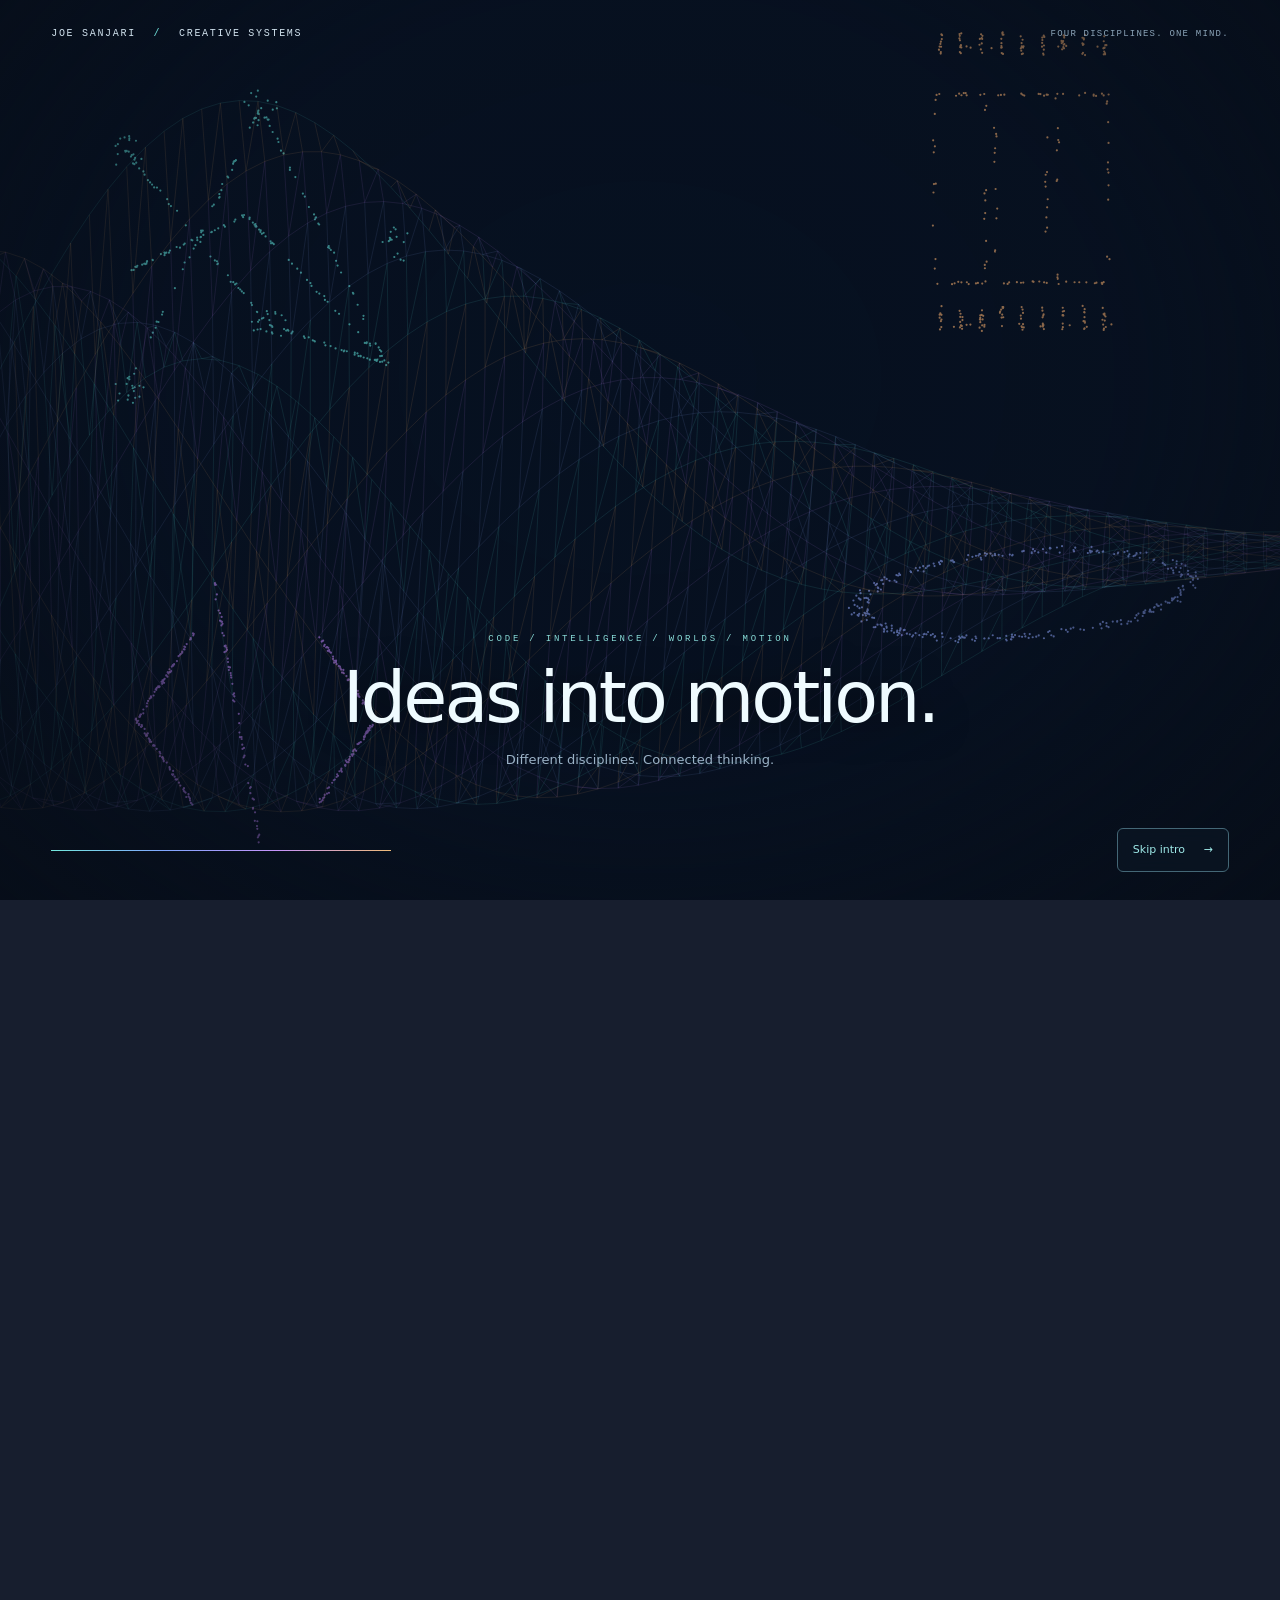
<file: index.html>
<!doctype html>
<html lang="en"><head><meta charset="utf-8"><meta name="viewport" content="width=device-width,initial-scale=1">
<style>html.intro-active{overflow:hidden;background:#151d2e}.intro-active .site-header,.intro-active main,.intro-active .site-footer,.intro-active .skip,.intro-active #gaby-fab{visibility:hidden}</style><script>(() => {
  let seen=false;try{seen=sessionStorage.getItem('joe_intro_seen_motion_v2')==='1';}catch{}
  window.__joeShowIntro=!location.hash&&!seen&&!matchMedia('(prefers-reduced-motion: reduce)').matches&&performance.getEntriesByType('navigation')[0]?.type!=='back_forward';
  if(window.__joeShowIntro)document.documentElement.classList.add('intro-active');
})();</script>
<title>Joe Sanjari — Python & AI Software Developer</title>
<meta name="description" content="Yousef (Joseph) Sanjari, Warsaw. Python development, AI and ML systems, practical problem solving and technical communication. Projects, experience and a general professional CV.">
<meta name="theme-color" content="#171e2e"><meta property="og:title" content="Joe Sanjari — Python & AI Software Developer"><meta property="og:description" content="Python development, AI systems and clear technical communication. Explore Joe’s work and general professional CV."><meta property="og:type" content="website"><meta property="og:url" content="https://josephsjr96.github.io/contact-card/">
<link rel="icon" href="data:image/svg+xml,%3Csvg xmlns='http://www.w3.org/2000/svg' viewBox='0 0 64 64'%3E%3Crect width='64' height='64' rx='14' fill='%2317181f'/%3E%3Ctext x='32' y='44' text-anchor='middle' font-family='Arial' font-size='38' fill='%23c5b5ff'%3EJ%3C/text%3E%3C/svg%3E">
<link rel="stylesheet" href="styles.css?v=20261121-spotit-pvp6"><script defer src="waves.js?v=20261107-motion2"></script><script defer src="site-config.js?v=20261121-spotit-pvp6"></script><script defer src="app.js?v=20261107-motion2"></script><script defer src="gaby.js?v=20261121-spotit-pvp6"></script>
</head><body>
<canvas id="wave-field" aria-hidden="true"></canvas>
<section id="boot" hidden aria-label="Welcome to Joe’s portfolio">
<div class="intro-topline"><p>JOE SANJARI <span>/</span> CREATIVE SYSTEMS</p><span class="intro-edition">FOUR DISCIPLINES. ONE MIND.</span></div>
<div class="discipline-stage" aria-hidden="true">
<figure class="discipline-card discipline-ai"><div class="discipline-card-top"><span>01 / INTELLIGENCE</span><span>✦</span></div><div class="discipline-visual"><img src="media/simon.jpg" width="960" height="540" alt="" decoding="async"><svg viewBox="0 0 100 100"><path d="M20 25 50 15 80 30 75 75 35 85 20 25 75 75 50 15 35 85 80 30 20 25M50 15 48 50 80 30M20 25 48 50 35 85M48 50 75 75"/><g><circle cx="20" cy="25" r="4"/><circle cx="50" cy="15" r="4"/><circle cx="80" cy="30" r="4"/><circle cx="75" cy="75" r="4"/><circle cx="35" cy="85" r="4"/><circle cx="48" cy="50" r="6"/></g></svg></div><figcaption><span>AI &amp; ML</span><small>Models · Inference · Evaluation</small></figcaption></figure>
<figure class="discipline-card discipline-game"><div class="discipline-card-top"><span>02 / PLAY</span><span>↗</span></div><div class="discipline-visual"><img src="media/space-duel/combat.webp" width="1024" height="768" alt="" decoding="async"><svg viewBox="0 0 100 100"><circle cx="50" cy="50" r="25"/><ellipse cx="50" cy="50" rx="45" ry="13" transform="rotate(-25 50 50)"/><path d="m51 25 12 36-13-6-12 8Z"/></svg></div><figcaption><span>Game design</span><small>Systems · Worlds · Game feel</small></figcaption></figure>
<figure class="discipline-card discipline-code"><div class="discipline-card-top"><span>03 / BUILD</span><span>⌘</span></div><div class="discipline-visual"><img src="media/mlops.jpg" width="960" height="540" alt="" decoding="async"><svg viewBox="0 0 100 100"><path d="M32 25 8 50l24 25M68 25l24 25-24 25M61 15 39 85"/></svg></div><figcaption><span>Software</span><small>Python · APIs · Interfaces</small></figcaption></figure>
<figure class="discipline-card discipline-motion"><div class="discipline-card-top"><span>04 / EXPRESSION</span><span>▷</span></div><div class="discipline-visual"><img src="media/water-tank.jpg" width="960" height="540" alt="" decoding="async"><svg viewBox="0 0 100 100"><rect x="9" y="20" width="82" height="60" rx="3"/><path d="M9 33h82M9 67h82M23 20v13m18-13v13m18-13v13m18-13v13M23 67v13m18-13v13m18-13v13m18-13v13m-35-42 19 12-19 12Z"/></svg></div><figcaption><span>Visual stories</span><small>Motion · Diagrams · Communication</small></figcaption></figure>
</div>
<div class="intro-content"><p class="intro-kicker">CODE / INTELLIGENCE / WORLDS / MOTION</p><h2>Ideas into motion.</h2><p class="intro-detail">Different disciplines. Connected thinking.</p></div>
<div class="intro-bottom"><div class="intro-line" aria-hidden="true"></div><button id="intro-skip" type="button">Skip intro <span aria-hidden="true">→</span></button></div>
</section><script>/* A finite welcome, replayable without blocking deep links or reduced motion. */
(() => {
  const intro=document.getElementById('boot'),skip=document.getElementById('intro-skip');
  if(!intro||!skip)return;
  let closed=true,timer=0,returnFocus=null;
  const content=()=>document.querySelectorAll('.site-header,main,.site-footer');
  function lock(){if(!closed)content().forEach(el=>el.inert=true);}
  function dismiss(){
    if(closed)return;closed=true;clearTimeout(timer);
    const hadFocus=intro.contains(document.activeElement);
    intro.hidden=true;document.documentElement.classList.remove('intro-active');
    if(window.__portfolioIntro)window.__portfolioIntro.active=false;
    content().forEach(el=>el.inert=false);
    if(hadFocus)(returnFocus?.isConnected?returnFocus:document.querySelector('.brand'))?.focus({preventScroll:true});
  }
  function open(){
    if(!closed||matchMedia('(prefers-reduced-motion: reduce)').matches)return;
    closed=false;returnFocus=document.activeElement;intro.hidden=false;
    document.documentElement.classList.add('intro-active');
    window.__portfolioIntro={start:performance.now(),duration:6500,active:true};
    try{sessionStorage.setItem('joe_intro_seen_motion_v2','1');}catch{}
    lock();timer=setTimeout(dismiss,6500);
  }
  skip.onclick=dismiss;
  document.addEventListener('keydown',event=>{if(event.key==='Escape')dismiss();});
  document.addEventListener('DOMContentLoaded',lock,{once:true});
  window.addEventListener('hashchange',dismiss);
  window.addEventListener('portfolio:replay-intro',open);
  matchMedia('(prefers-reduced-motion: reduce)').addEventListener('change',event=>{if(event.matches)dismiss();});
  if(window.__joeShowIntro)open();
})();
</script>
<a class="skip" href="#main">Skip to content</a>
<header class="site-header"><div class="container header-inner"><a class="brand" href="#contact"><span class="brand-mark" aria-hidden="true">JS /</span>Joe Sanjari</a><nav aria-label="Main navigation"><a href="#contact">Contact</a><a href="#work">Work</a><a href="#films">Films</a><a href="#cv">CV</a></nav></div></header>
<main id="main" class="container">
<section class="hero" id="contact" aria-labelledby="intro-heading"><div><p class="eyebrow">Python development · AI systems · Problem solving</p><h1 id="intro-heading">Complex problems.<br><span>Useful software.</span></h1><p class="intro">I&#x27;m Yousef (Joseph) Sanjari, a Python and AI developer in Warsaw. I combine engineering, creativity and practical problem solving to turn ideas into useful, intuitive software.</p><div class="actions"><a class="button primary" href="#work">Explore my work <span aria-hidden="true">→</span></a><a class="button" href="cv.pdf" download="Yousef_Sanjari_CV.pdf">Download CV <span aria-hidden="true">↓</span></a></div></div><aside class="contact-card" aria-label="Contact Joe"><h2>Let's talk</h2><p>For roles, projects or a conversation.</p><a href="mailto:josephsanjari1996@gmail.com">Email Joe</a><a href="https://wa.me/48730504025?text=Hi%20Joe%2C%20I%20saw%20your%20portfolio." target="_blank" rel="noopener noreferrer">WhatsApp ↗</a><a href="https://linkedin.com/in/yousef-sanjari-712947207" target="_blank" rel="noopener noreferrer">LinkedIn ↗</a><a href="https://github.com/Josephsjr96" target="_blank" rel="noopener noreferrer">GitHub ↗</a><p class="location">Warsaw, Poland<br><a href="tel:+48730504025">+48 730 504 025</a></p></aside></section>
<section class="content-section" aria-labelledby="strengths-heading"><div class="section-head"><div><h2 id="strengths-heading">What I bring</h2><p>Engineering, creativity and clear communication.</p></div></div><div class="strength-grid"><article class="strength"><h3>Creative engineering</h3><p>I bring ideas to life through thoughtful design and reliable engineering.</p></article><article class="strength"><h3>Systems thinking</h3><p>I look at the whole problem and build solutions that work together.</p></article><article class="strength"><h3>Clear technical communication</h3><p>I make complex ideas clear and keep the user’s experience in focus.</p></article></div></section>
<section class="content-section" id="work" aria-labelledby="work-heading"><div class="section-head"><div><h2 id="work-heading">Selected work</h2><p>Software development, AI systems and visual communication. Each project shows what I built, how I approached the problem and the scope of the results.</p></div></div><div class="project-grid"><article class="project" id="proj-pcr"><p class="kind">Interactive science &amp; risk analysis</p><h3>VESPER PCR Laboratory</h3><p>A working browser laboratory for loading DNA sequences, exploring simulated PCR/qPCR signals and asking Cooper to operate the lab and explain checked results.</p><p class="note">Imports single-record FASTA or DNA text · Educational simulation; specialist evaluation pending.</p><ul class="tags" aria-label="Technologies and skills"><li>JavaScript</li><li>DNA / FASTA</li><li>Simulation</li><li>Risk analysis</li></ul><a href="samples/pcr/">Open live laboratory <span aria-hidden="true">→</span></a></article><article class="project" id="proj-mlops"><p class="kind">Dashboards &amp; model monitoring</p><h3>Research ML Platform</h3><p>A Streamlit dashboard and Python services for tracking model versions, evaluation results and canary deployments.</p><p class="note">Research prototype · Local validation is separate from production readiness.</p><ul class="tags" aria-label="Technologies and skills"><li>Python</li><li>SQL/SQLite</li><li>Streamlit</li><li>Prometheus</li></ul><a href="samples/research-ml-platform/">Read the case study <span aria-hidden="true">→</span></a></article><article class="project" id="proj-animation"><p class="kind">Creative production tools</p><h3>Animation Production Workspace</h3><p>Flask workflows for storyboards, shots and schedules, alongside a React/TypeScript/PixiJS scene-editor prototype with undo/redo and validated project import/export.</p><p class="note">Production workspace and editor prototypes · Features and validation scope are documented separately.</p><ul class="tags" aria-label="Technologies and skills"><li>Python</li><li>Flask</li><li>React</li><li>TypeScript</li><li>PixiJS</li></ul><a href="https://github.com/Josephsjr96/Animating-platform" target="_blank" rel="noopener noreferrer">View on GitHub <span aria-hidden="true">↗</span><span class="sr-only"> (opens in a new tab)</span></a></article><article class="project" id="proj-rulebox"><p class="kind">Local developer tools</p><h3>Rulebox</h3><p>A Python and SQLite instruction manager with a browser interface, reviewed file updates, backups and stale-preview checks.</p><ul class="tags" aria-label="Technologies and skills"><li>Python</li><li>SQLite</li><li>JavaScript</li></ul><a href="https://github.com/Josephsjr96/rulebox" target="_blank" rel="noopener noreferrer">View on GitHub <span aria-hidden="true">↗</span><span class="sr-only"> (opens in a new tab)</span></a></article></div><details class="more-projects"><summary>More projects</summary><div class="project-grid"><article class="project" id="proj-simon"><p class="kind">Distributed AI · Team project</p><h3>SIMON</h3><p>Contributed to inference workflows across different hardware, signed output receipts and experiments on AMD MI300X.</p><p class="note">A receipt binds a node to its answer; it does not prove which model executed.</p><ul class="tags" aria-label="Technologies and skills"><li>LLM inference</li><li>Verification</li><li>Performance analysis</li></ul><a href="https://github.com/Josephsjr96/SIMON" target="_blank" rel="noopener noreferrer">View on GitHub <span aria-hidden="true">↗</span><span class="sr-only"> (opens in a new tab)</span></a></article><article class="project" id="proj-data-explorer"><p class="kind">Data analysis &amp; reporting</p><h3>Data Explorer</h3><p>A Python dashboard that cleans movie data and presents genre comparisons, summary statistics and ranked tables.</p><p class="note">Academic project · Real movie titles; simulated ratings and financial data.</p><ul class="tags" aria-label="Technologies and skills"><li>Python</li><li>Pandas</li><li>NumPy</li><li>PySide6</li></ul><a href="samples/data-explorer/">Read the case study <span aria-hidden="true">→</span></a></article><article class="project" id="proj-translator"><p class="kind">NLP evaluation &amp; research</p><h3>Multilingual Poetic Translator</h3><p>A research application comparing Persian, German and Polish translations through model outputs, metrics and structured human ratings.</p><p class="note">Engineering tests establish version integrity; linguistic quality review is separate.</p><ul class="tags" aria-label="Technologies and skills"><li>Python</li><li>NLLB-200</li><li>SQLite</li><li>Human evaluation</li></ul><a href="https://github.com/Josephsjr96/NLP-project-Multilanguage-poetic-translator" target="_blank" rel="noopener noreferrer">View on GitHub <span aria-hidden="true">↗</span><span class="sr-only"> (opens in a new tab)</span></a></article><article class="project" id="proj-videos"><p class="kind">Visual communication</p><h3>Technical Explainer Videos</h3><p>Created motion-graphics explainers for MLOps, SIMON and AI Behavior Lab, using animated diagrams, metric panels and captions to explain technical workflows.</p><p class="note">Watch SIMON, Canary MLOps and Water Tank in Project Films.</p><ul class="tags" aria-label="Technologies and skills"><li>Data storytelling</li><li>Motion graphics</li><li>Technical communication</li></ul><a href="#films">Watch project films <span aria-hidden="true">→</span></a></article><article class="project" id="proj-polish"><p class="kind">Language learning</p><h3>Polish A1</h3><p>An offline-capable learning app with everyday dialogues, grammar notes, pronunciation and quizzes.</p><ul class="tags" aria-label="Technologies and skills"><li>JavaScript</li><li>PWA</li><li>Education</li></ul><a href="https://github.com/Josephsjr96/PolishA1-app" target="_blank" rel="noopener noreferrer">View on GitHub <span aria-hidden="true">↗</span><span class="sr-only"> (opens in a new tab)</span></a></article></div></details><section class="game-design" id="game-design" aria-labelledby="game-design-heading"><div class="game-section-head"><div><p class="eyebrow">Interactive experiences</p><h3 id="game-design-heading">Game design</h3></div><p>Where systems, visual storytelling and player experience meet.</p></div><article class="game-project spot-it-project" id="proj-spot-it" aria-labelledby="spot-it-heading"><div class="game-feature-grid"><div class="game-copy"><p class="kind">Browser game · Visual matching</p><h4 id="spot-it-heading">Spot It!</h4><p>Find the one shared object before the AI or a friend does. Ten objects per card, 32 illustrated symbols and a race to 20 matches. Create a named PvP room for 2–6 players, or paste an invite link to join.</p><ul class="tags" aria-label="Game technologies and skills"><li>JavaScript</li><li>SVG</li><li>Canvas particles</li><li>Realtime PvP</li></ul><div class="actions"><a class="button primary" href="samples/spot-it/">Play Spot It <span aria-hidden="true">→</span></a></div><p class="game-role"><strong>My role</strong>Game mechanics, interface design, illustrated objects and particle animation.</p></div><figure class="game-hero-image"><a href="samples/spot-it/" aria-label="Play Spot It"><img src="media/spot-it/gameplay.webp" width="1200" height="900" loading="lazy" decoding="async" alt="Spot It gameplay with three glowing circular cards, ten illustrated objects on each card, player and AI scores, and floating object-shaped particles."></a><figcaption>Playable in your browser · Drag, tap or use the keyboard</figcaption></figure></div></article><article class="game-project" id="proj-space-duel" aria-labelledby="space-duel-heading"><div class="game-feature-grid"><div class="game-copy"><p class="kind">Independent game project · Desktop arcade</p><h4 id="space-duel-heading">Space Ship Duel</h4><p class="game-tagline">One pilot. Six worlds.<br>A reason to keep flying.</p><p>A Python/Pygame space shooter that connects responsive combat, weapon progression and a six-world frontier journey. Built around readable action, a cinematic opening and clear objectives between encounters.</p><ul class="tags" aria-label="Game technologies and skills"><li>Python</li><li>Pygame CE</li><li>Game design</li><li>Procedural VFX</li></ul><div class="actions"><a class="button primary" href="samples/space-duel/">Read the case study <span aria-hidden="true">→</span></a></div><p class="game-role"><strong>My role</strong>Gameplay programming, interface design, visual direction and testing.</p></div><figure class="game-hero-image"><a href="media/space-duel/combat.webp" target="_blank" rel="noopener noreferrer" aria-label="Open full-size Space Ship Duel combat screenshot (opens in a new tab)"><img src="media/space-duel/combat.webp" width="1024" height="768" loading="lazy" decoding="async" alt="Space Ship Duel in play: a blue interceptor faces three enemy ships above Aurelia, with weapons, hull and sector progress in the HUD."></a><figcaption>Actual Pygame render · Aurelia orbital combat</figcaption></figure></div><div class="game-principles"><div><h5>Combat with clarity</h5><p>Staggered enemy arrivals, separated flight lanes, shields and readable weapon effects keep the action understandable.</p></div><div><h5>A connected player journey</h5><p>A cinematic prologue, mission briefings and five-wave sectors turn isolated fights into a journey across the frontier.</p></div><div><h5>Art that serves the game</h5><p>Distinct generated planets, darkened backdrops and cached visual effects give each world an identity while preserving combat contrast.</p></div></div><div class="game-gallery" aria-label="Space Ship Duel screenshot gallery"><figure><a href="media/space-duel/world-route.webp" target="_blank" rel="noopener noreferrer" aria-label="Open full-size screenshot: The journey (opens in a new tab)"><img src="media/space-duel/world-route.webp" width="1024" height="768" loading="lazy" decoding="async" alt="Six detailed planets connected by the frontier route on the game’s star map."></a><figcaption><strong>The journey</strong><span>Six worlds give the arcade loop a sense of place.</span></figcaption></figure><figure><a href="media/space-duel/helios-briefing.webp" target="_blank" rel="noopener noreferrer" aria-label="Open full-size screenshot: The arrival (opens in a new tab)"><img src="media/space-duel/helios-briefing.webp" width="1024" height="768" loading="lazy" decoding="async" alt="Helios, a red volcanic planet, beside its mission objective and route progress."></a><figcaption><strong>The arrival</strong><span>A destination and an objective before the first shot.</span></figcaption></figure><figure><a href="media/space-duel/sector-clear.webp" target="_blank" rel="noopener noreferrer" aria-label="Open full-size screenshot: The payoff (opens in a new tab)"><img src="media/space-duel/sector-clear.webp" width="1024" height="768" loading="lazy" decoding="async" alt="Aurelia sector completion panel showing score, hull integrity and the approach to Khepri."></a><figcaption><strong>The payoff</strong><span>A clear debrief connects victory to the next world.</span></figcaption></figure></div><p class="game-art-note">Screenshots captured from the game. Planet and nebula artwork created with AI-assisted generation; gameplay effects and interfaces rendered in Pygame.</p></article></section></section>
<section class="content-section" id="films" aria-labelledby="films-heading"><div class="section-head"><div><h2 id="films-heading">Project Films</h2><p>Short visual stories about the systems I build. Choose a film to play; sound starts only when you press play.</p></div></div><div class="film-grid"><article class="film" id="film-simon"><div class="film-meta"><span>Distributed AI inference</span><span>4:28</span></div><h3>SIMON</h3><p>A visual walkthrough of peer-to-peer inference, signed output receipts, hardware comparisons and the limits of verification.</p><video controls playsinline preload="none" poster="media/simon.jpg" aria-label="SIMON project film" aria-describedby="film-note-simon"><source src="media/simon.mp4" type="video/mp4">Your browser does not support embedded video. <a href="media/simon.mp4">Open the MP4</a>.</video><p class="film-note" id="film-note-simon">Team research project · Video created to explain the system and recorded experiments.</p><div class="film-bottom"><details><summary>Video summary</summary><p>Explains how jobs move between clients and nodes, how signed receipts bind outputs, and what performance experiments show. Distinguishes output integrity from proof of model execution.</p></details><a href="media/simon.mp4" download>Download MP4 · 8.6 MB</a></div></article><article class="film" id="film-mlops"><div class="film-meta"><span>Model deployment &amp; monitoring</span><span>0:54</span></div><h3>Canary MLOps</h3><p>An animated explanation of model registration, canary traffic, monitoring and promotion or rollback.</p><video controls playsinline preload="none" poster="media/mlops.jpg" aria-label="Canary MLOps project film" aria-describedby="film-note-mlops"><source src="media/mlops.mp4" type="video/mp4">Your browser does not support embedded video. <a href="media/mlops.mp4">Open the MP4</a>.</video><p class="film-note" id="film-note-mlops">Architecture explainer · Illustrative metric panels are not production performance evidence.</p><div class="film-bottom"><details><summary>Video summary</summary><p>Follows a model through registration and limited candidate traffic, shows monitoring panels, and explains when a deployment can be promoted or rolled back.</p></details><a href="media/mlops.mp4" download>Download MP4 · 9.6 MB</a></div></article><article class="film" id="film-water-tank"><div class="film-meta"><span>Control systems &amp; safety design</span><span>1:00</span></div><h3>Water Tank</h3><p>A motion-graphics presentation of water-level control, failure scenarios and an independent shutdown proposal.</p><video controls playsinline preload="none" poster="media/water-tank.jpg" aria-label="Water Tank project film" aria-describedby="film-note-water-tank"><source src="media/water-tank.mp4" type="video/mp4">Your browser does not support embedded video. <a href="media/water-tank.mp4">Open the MP4</a>.</video><p class="film-note" id="film-note-water-tank">Classroom design proposal · Thresholds and stopping tests are proposed, not measured results.</p><div class="film-bottom"><details><summary>Video summary</summary><p>Shows normal pump hysteresis, sensor and pump failure scenarios, an independent high-level trip, and a proposed stopping test with residual overflow risks.</p></details><a href="media/water-tank.mp4" download>Download MP4 · 3.3 MB</a></div></article></div></section>
<section class="content-section" id="cv" aria-labelledby="cv-heading"><div class="section-head"><div><h2 id="cv-heading">Curriculum vitae</h2><p>Python &amp; AI Software Developer</p></div></div><div class="cv-layout"><aside class="cv-sidebar"><h3>Yousef (Joseph) Sanjari</h3><p>Python, AI systems and practical problem solving.<br>Warsaw, Poland</p><a class="button primary" id="cv-download" href="cv.pdf" download="Yousef_Sanjari_CV.pdf">Download CV <span aria-hidden="true">↓</span></a><small>PDF · One A4 page · Updated November 2026</small></aside><div class="cv-body"><h2 class="print-title" hidden>Yousef (Joseph) Sanjari</h2><h3>Professional Summary</h3><p class="p">Python and AI developer who turns complex technical problems into usable software. Builds APIs, model evaluation tools and interactive applications, drawing on machine learning experience and hands-on IT support. Combines careful troubleshooting and reproducible testing with clear technical communication, from dashboards to visual explainers.</p><h3>Core Skills</h3><p class="skill">Software development: Python, FastAPI, Flask, REST APIs, SQL/SQLite, JavaScript, TypeScript, React</p><p class="skill">AI &amp; data: PyTorch, Transformers, LLM integration, LoRA/PEFT, Pandas, NumPy, model evaluation</p><p class="skill">Engineering practice: Linux, Git, Docker, pytest, HTTP integration testing, monitoring and technical documentation</p><h3>Professional Experience</h3><h4>Machine Learning Developer | NoyanGames | 2025–2026</h4><ul><li>Built player segmentation and classification workflows using gameplay, social and transaction signals; explored LLM-powered personalization and reinforcement-learning-driven event selection.</li></ul><h4>Freelance Software Developer | June 2024–Present</h4><ul><li>Developed Python APIs, interactive interfaces and AI-integrated prototypes for model evaluation, developer tooling and creative production workflows.</li></ul><h4>IT Support | Iran Rahjoo Co., Ahwaz | September 2020–October 2022</h4><ul><li>Diagnosed hardware, software and network faults; coordinated vendors and trained staff, explaining technical solutions to people with different levels of experience.</li></ul><h3>Selected Engineering Projects</h3><h4>Research ML Platform &amp; Multilingual Evaluation | Python, FastAPI, SQLite</h4><ul><li>Built model registration, canary routing, promotion, rollback and artifact verification, with a Streamlit monitoring dashboard. Recorded real NLLB inference across six translation directions; kept linguistic quality review separate from engineering validation.</li></ul><h4>Animation Production Platform / NUVREN Studio | Flask, React, TypeScript, PixiJS</h4><ul><li>Built shot, storyboard and scheduling workflows and a scene editor with undo/redo, validated JSON import/export and standalone HTML export. Combined backend workflows with interactive visual tools.</li></ul><h4>Rulebox | Python, SQLite, JavaScript</h4><ul><li>Built a local instruction manager with reviewed file updates, backups and stale-preview checks; added automated tests and GitHub Actions. Implemented optional local LoRA training and inference tooling.</li></ul><h4>SIMON — Distributed AI Inference | Team Project</h4><ul><li>Contributed to heterogeneous inference workflows, signed output receipts and AMD MI300X experiments; documented what the verification could and could not establish.</li></ul><h3>Technical Communication</h3><p class="p">Created motion-graphics explainers for MLOps, SIMON and AI Behavior Lab using animated system diagrams, metric panels and captions. Built data-analysis dashboards that turn raw records into charts, comparisons and readable summaries.</p><h3>Education</h3><p class="edu">M.Eng. Computer Engineering — Applied Data Science &amp; AI | Vistula University, Warsaw | 2026–expected 2028</p><p class="edu">B.A. Computer Software Engineering | Jahrom University | 2021–2024</p><p class="edu">Associate Degree, IT | University of Applied Sciences and Technology | 2016–2019</p><h3>Languages &amp; Certifications</h3><p class="p">English C1 | Persian &amp; Arabic (native) | German A2 | Polish A1</p><p class="p">CompTIA A+ (2023) | TCP/IP, EDSO (2022) | Hardware Repair (2019)</p></div></div></section>
</main><footer class="site-footer"><div class="container footer-inner"><span>Yousef (Joseph) Sanjari · Warsaw</span><div class="footer-links"><button id="replay-intro" type="button" hidden>Replay intro</button><button id="motion-toggle" type="button" aria-pressed="false" hidden>Pause waves</button><a href="mailto:josephsanjari1996@gmail.com">Email</a><a href="https://github.com/Josephsjr96" target="_blank" rel="noopener noreferrer">GitHub ↗</a><a href="cv.pdf" download="Yousef_Sanjari_CV.pdf">Download CV</a></div></div></footer>
</body></html>
</file>
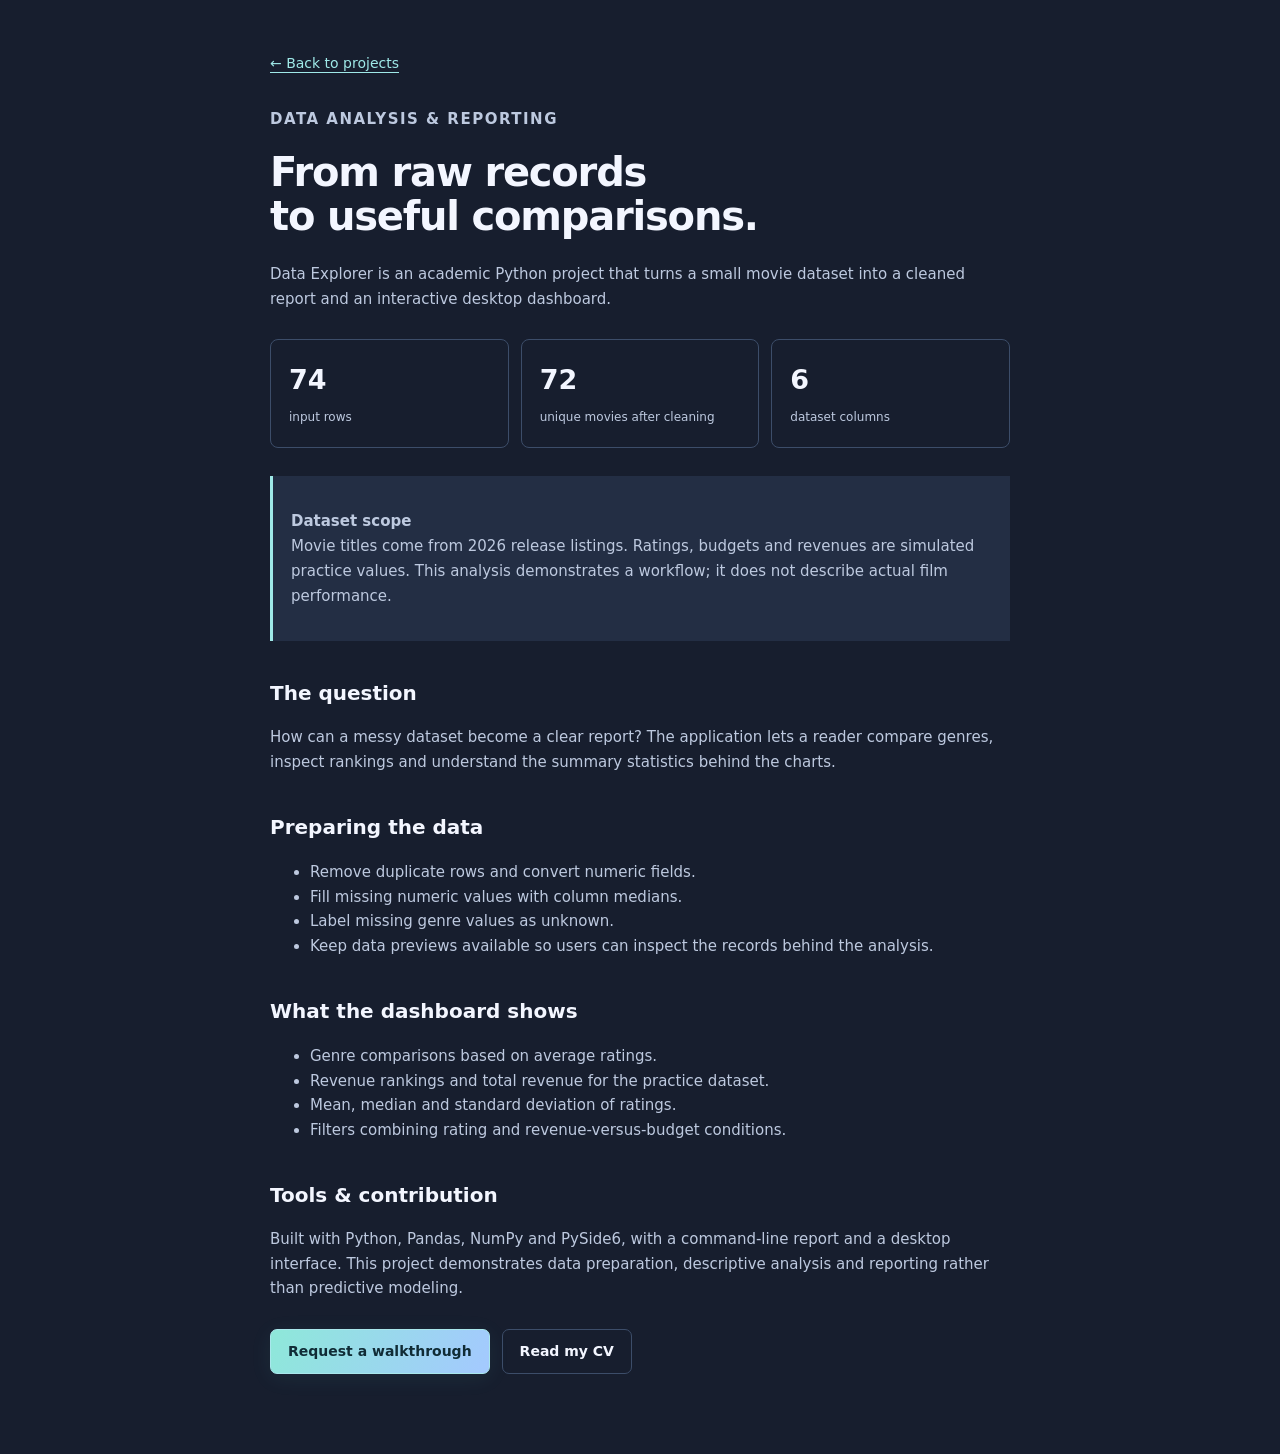
<file: samples/data-explorer/index.html>
<!doctype html>
<html lang="en"><head><meta charset="utf-8"><meta name="viewport" content="width=device-width,initial-scale=1"><title>Data Explorer — Joe Sanjari</title><meta name="description" content="A Python data-cleaning and dashboard project using Pandas, NumPy and PySide6."><meta name="theme-color" content="#171e2e"><link rel="icon" href="data:,"><link rel="stylesheet" href="../../styles.css?v=20261102-palette"></head><body>
<main class="container case-study"><a class="back" href="../../#work">← Back to projects</a><p class="eyebrow">Data analysis & reporting</p><h1>From raw records<br>to useful comparisons.</h1><p>Data Explorer is an academic Python project that turns a small movie dataset into a cleaned report and an interactive desktop dashboard.</p>
<div class="facts"><div class="fact"><strong>74</strong><span>input rows</span></div><div class="fact"><strong>72</strong><span>unique movies after cleaning</span></div><div class="fact"><strong>6</strong><span>dataset columns</span></div></div>
<div class="callout"><p><strong>Dataset scope</strong><br>Movie titles come from 2026 release listings. Ratings, budgets and revenues are simulated practice values. This analysis demonstrates a workflow; it does not describe actual film performance.</p></div>
<h2>The question</h2><p>How can a messy dataset become a clear report? The application lets a reader compare genres, inspect rankings and understand the summary statistics behind the charts.</p>
<h2>Preparing the data</h2><ul><li>Remove duplicate rows and convert numeric fields.</li><li>Fill missing numeric values with column medians.</li><li>Label missing genre values as unknown.</li><li>Keep data previews available so users can inspect the records behind the analysis.</li></ul>
<h2>What the dashboard shows</h2><ul><li>Genre comparisons based on average ratings.</li><li>Revenue rankings and total revenue for the practice dataset.</li><li>Mean, median and standard deviation of ratings.</li><li>Filters combining rating and revenue-versus-budget conditions.</li></ul>
<h2>Tools & contribution</h2><p>Built with Python, Pandas, NumPy and PySide6, with a command-line report and a desktop interface. This project demonstrates data preparation, descriptive analysis and reporting rather than predictive modeling.</p>
<div class="actions"><a class="button primary" href="mailto:josephsanjari1996@gmail.com?subject=Data%20Explorer%20project">Request a walkthrough</a><a class="button" href="../../#cv">Read my CV</a></div>
</main></body></html>
</file>
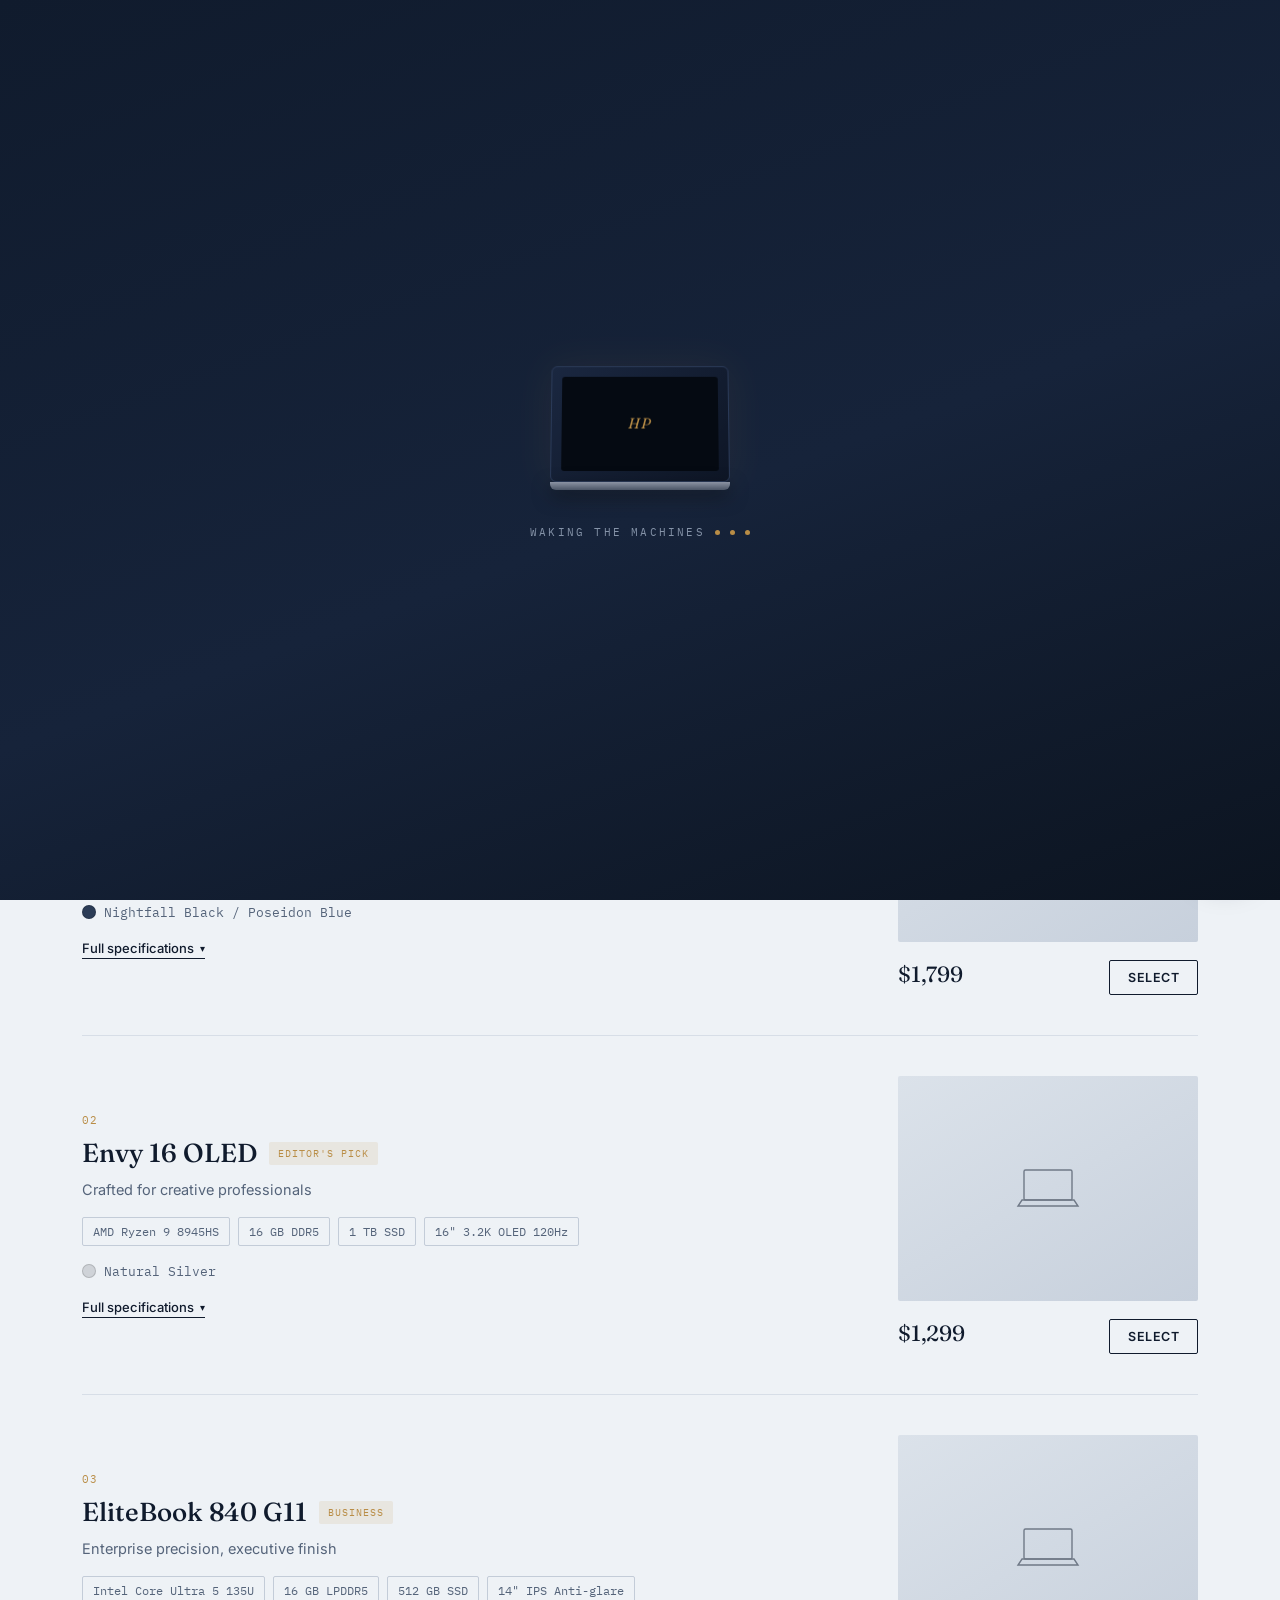
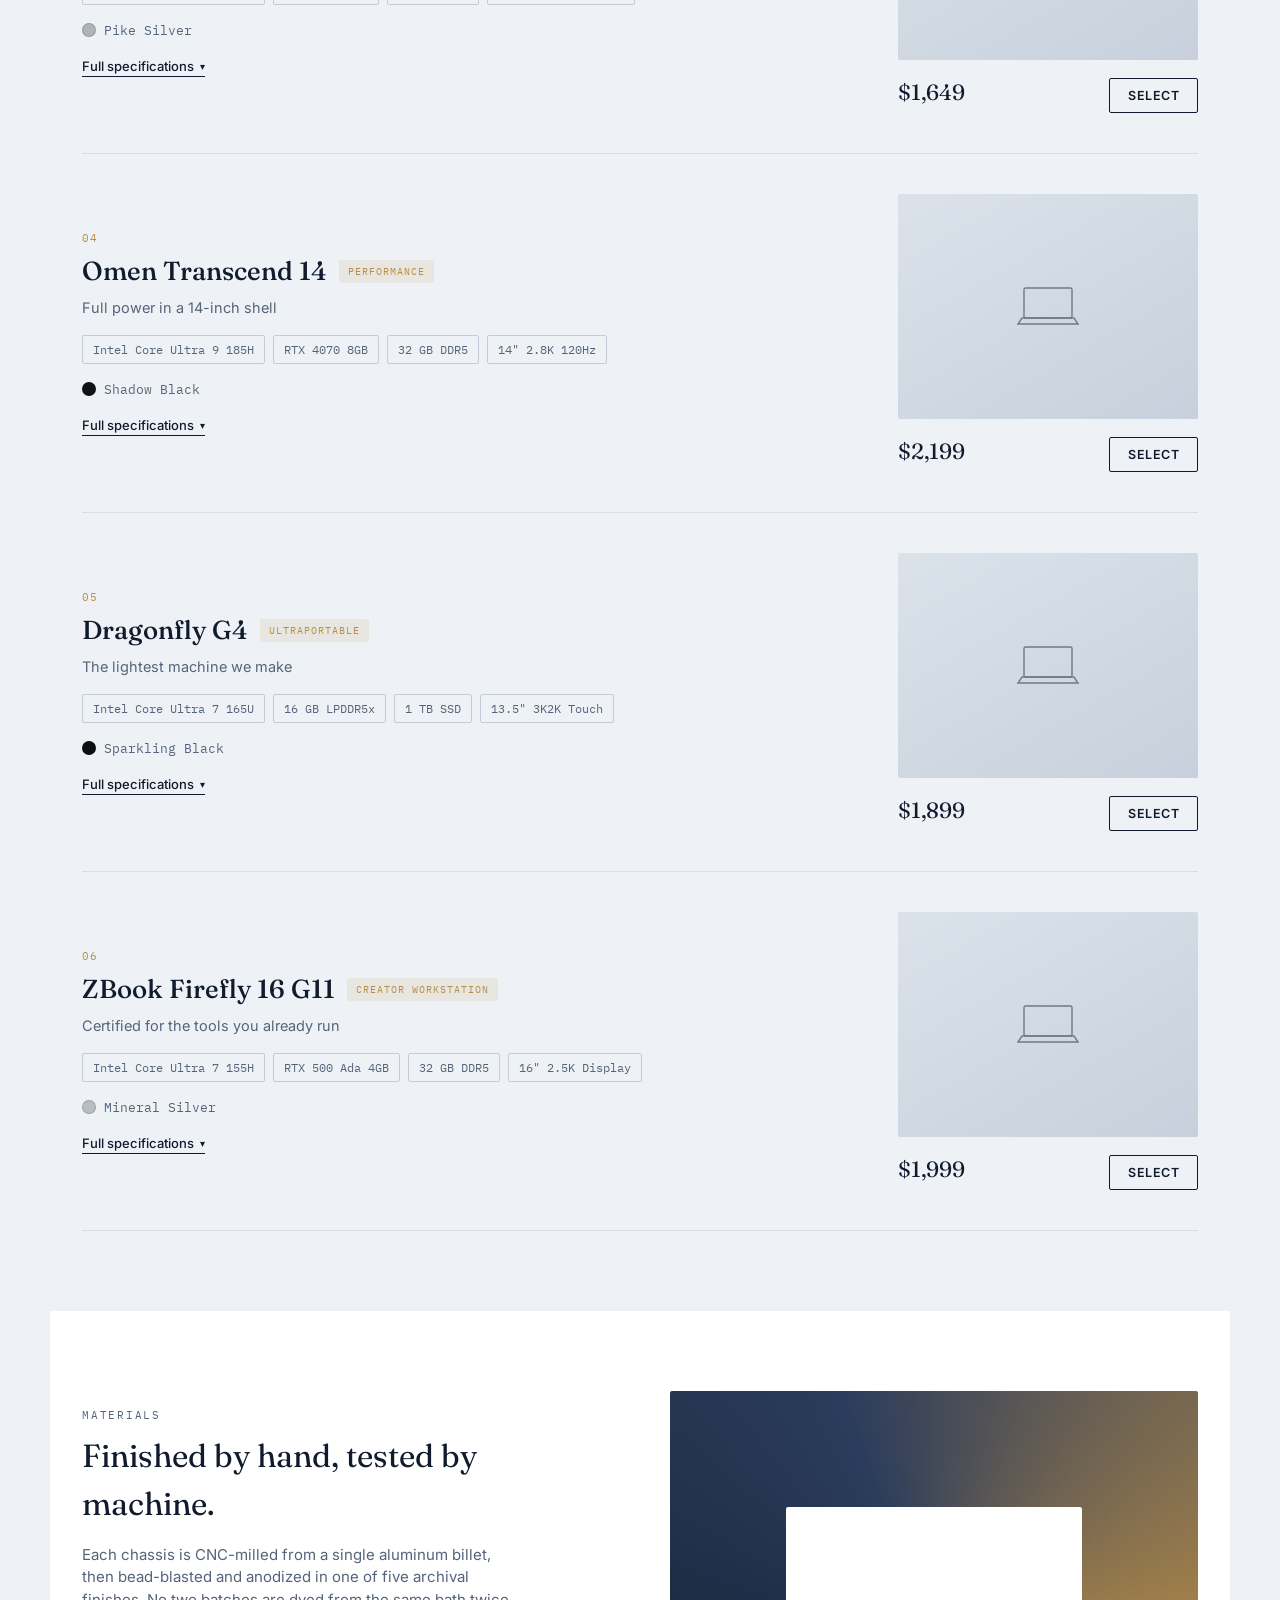
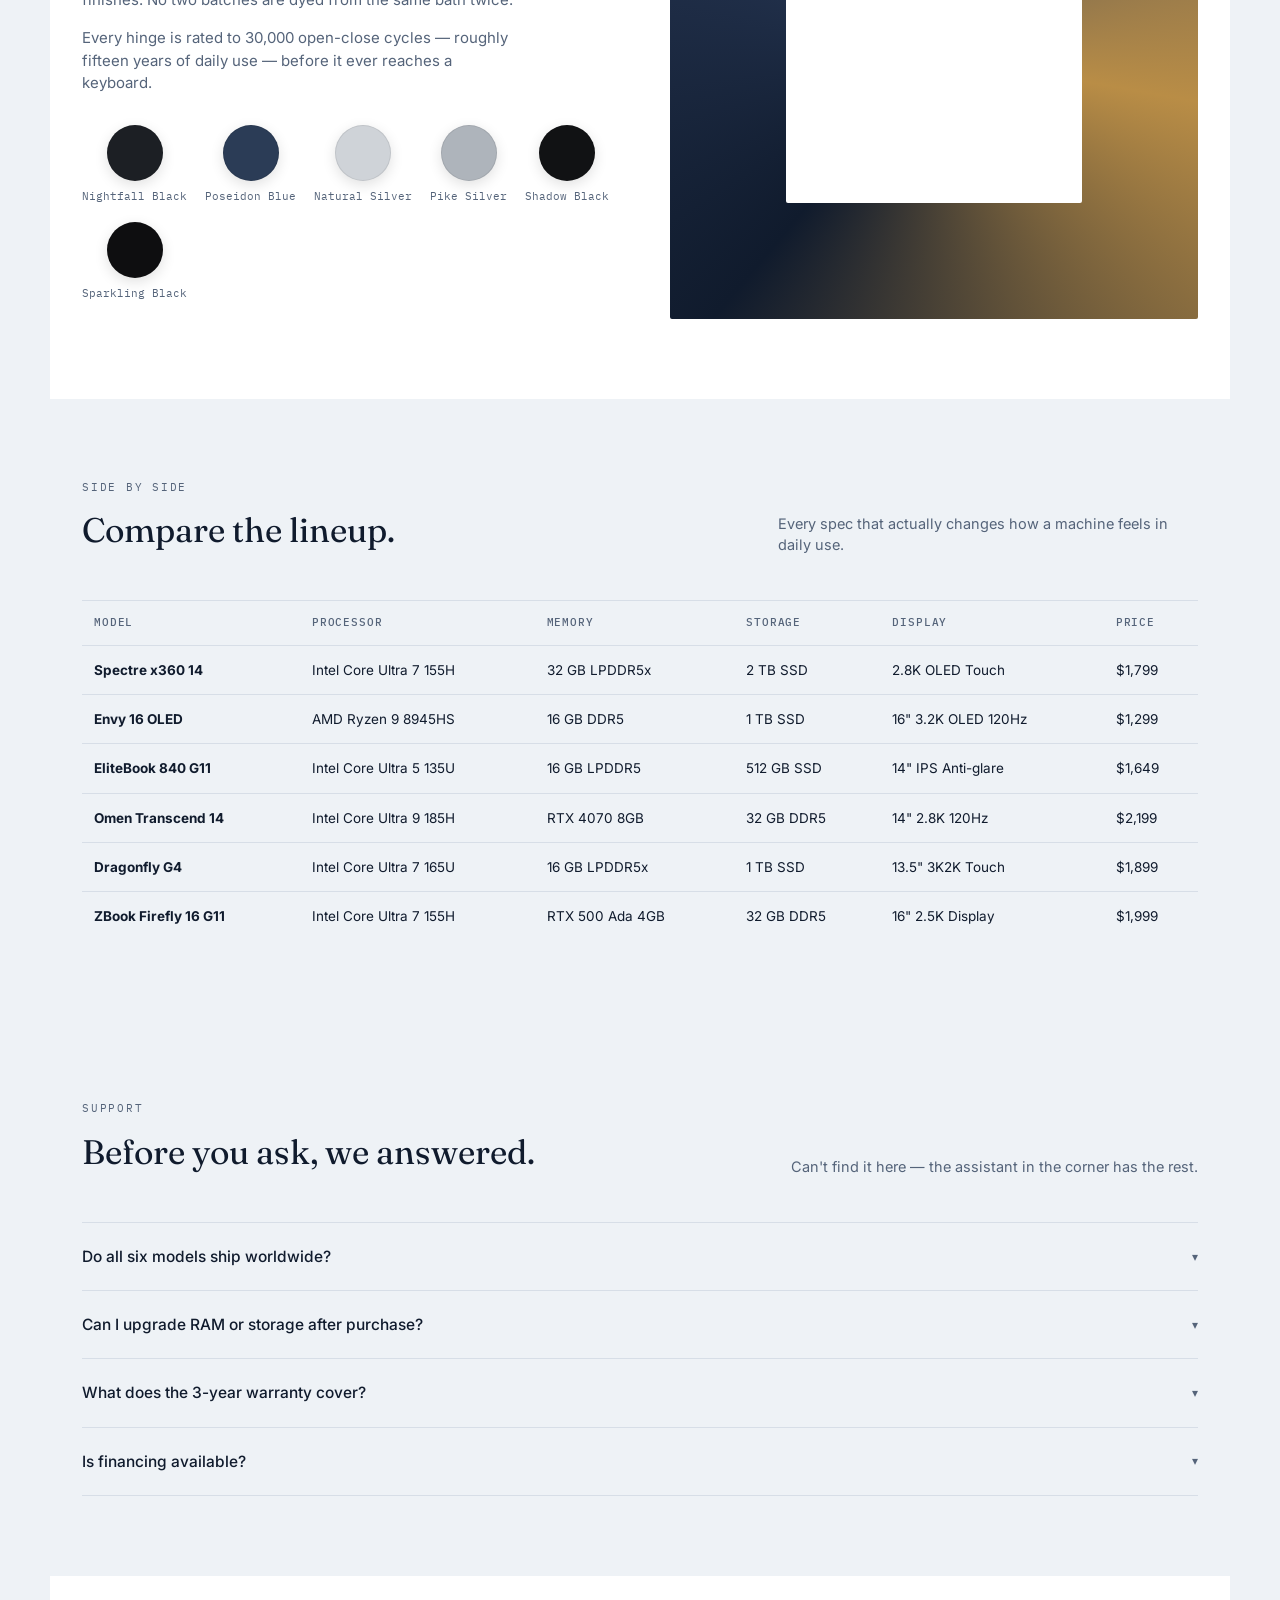
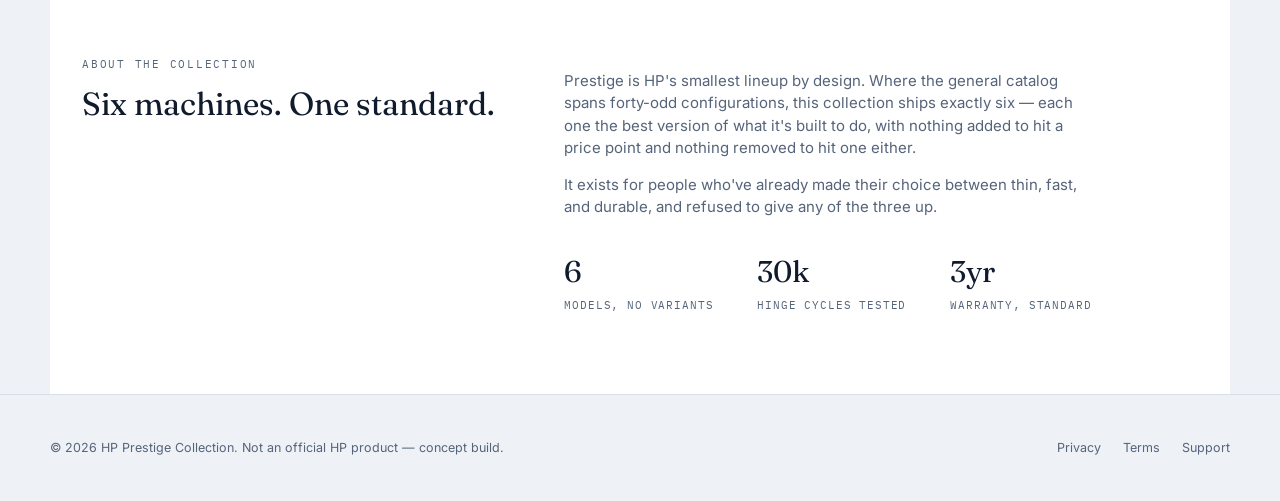
<file: samples/hp-prestige/index.html>
<!DOCTYPE html>
<html lang="en" dir="ltr">
<head>
<meta charset="UTF-8">
<meta name="viewport" content="width=device-width, initial-scale=1.0">
<title>HP Prestige Collection — Engineered for the Few</title>
<link rel="preconnect" href="https://fonts.googleapis.com">
<link href="https://fonts.googleapis.com/css2?family=Fraunces:ital,opsz,wght@0,9..144,300;0,9..144,400;0,9..144,500;0,9..144,600;1,9..144,400;1,9..144,500&family=Inter:wght@400;500;600;700&family=IBM+Plex+Mono:wght@400;500&family=Vazirmatn:wght@400;500;600;700&display=swap" rel="stylesheet">
<style>
  :root{
    --bg:#EEF2F6;
    --surface:#FFFFFF;
    --ink:#101B2D;
    --ink-soft:#55647A;
    --gold:#B98D46;
    --gold-soft:rgba(185,141,70,0.12);
    --line:#D7DEE7;
    --line-strong:#C3CCD8;
    --radius:2px;
    --font-display:'Fraunces', serif;
    --font-body:'Inter', sans-serif;
    --font-mono:'IBM Plex Mono', monospace;
  }
  html[lang="fa"] { --font-display:'Vazirmatn', sans-serif; --font-body:'Vazirmatn', sans-serif; --font-mono:'Vazirmatn', sans-serif; }

  *{box-sizing:border-box; margin:0; padding:0;}
  html{scroll-behavior:smooth;}
  body{
    background:var(--bg);
    color:var(--ink);
    font-family:var(--font-body);
    line-height:1.5;
    -webkit-font-smoothing:antialiased;
    overflow-x:hidden;
  }
  html[dir="rtl"] body{ text-align:right; }

  a{color:inherit; text-decoration:none;}
  img{max-width:100%; display:block;}
  button{font-family:inherit; cursor:pointer;}

  .eyebrow{
    font-family:var(--font-mono);
    font-size:11px;
    letter-spacing:.16em;
    text-transform:uppercase;
    color:var(--ink-soft);
  }
  html[lang="fa"] .eyebrow{ letter-spacing:normal; text-transform:none; }

  /* ============ LOADER ============ */
  #loader{
    position:fixed; inset:0; z-index:9999;
    background: linear-gradient(160deg,#101B2D 0%, #16233A 55%, #0C1420 100%);
    display:flex; align-items:center; justify-content:center;
    flex-direction:column;
    transition:opacity .7s ease, visibility .7s ease;
  }
  #loader.hide{ opacity:0; visibility:hidden; pointer-events:none; }
  .rig{ position:relative; width:180px; height:130px; perspective:900px; }
  .base{
    position:absolute; bottom:0; left:0; right:0; height:8px;
    background:linear-gradient(180deg,#8b93a3,#4b5566);
    border-radius:0 0 6px 6px;
    box-shadow:0 6px 18px rgba(0,0,0,.5);
  }
  .lid{
    position:absolute; bottom:8px; left:0; width:180px; height:118px;
    background:linear-gradient(135deg,#1a2740,#0e1626);
    border:1px solid #2a3a58;
    border-radius:6px;
    transform-origin:bottom center;
    transform:rotateX(90deg);
    animation:openLid 1.6s cubic-bezier(.65,0,.35,1) forwards .2s;
    box-shadow:0 0 40px rgba(185,141,70,.08);
  }
  .lid::before{
    content:'';
    position:absolute; inset:10px;
    background:#050a12;
    border-radius:3px;
  }
  .lid-glow{
    position:absolute; inset:10px; border-radius:3px;
    display:flex; align-items:center; justify-content:center;
    opacity:0; animation:glowIn .8s ease forwards 1.5s;
  }
  .lid-glow span{
    font-family:var(--font-display); font-style:italic;
    color:var(--gold); font-size:15px; letter-spacing:.08em;
  }
  @keyframes openLid{ to{ transform:rotateX(8deg); } }
  @keyframes glowIn{ to{ opacity:1; } }
  .loader-caption{
    margin-top:34px; font-family:var(--font-mono); font-size:11px;
    letter-spacing:.2em; text-transform:uppercase; color:#8593a8;
    display:flex; gap:10px; align-items:center;
  }
  .loader-caption .dot{
    width:5px; height:5px; border-radius:50%; background:var(--gold);
    animation:pulseDot 1.2s ease-in-out infinite;
  }
  .loader-caption .dot:nth-child(2){ animation-delay:.15s; }
  .loader-caption .dot:nth-child(3){ animation-delay:.3s; }
  @keyframes pulseDot{ 0%,100%{opacity:.25; transform:scale(.8);} 50%{opacity:1; transform:scale(1);} }

  @media (prefers-reduced-motion: reduce){
    .lid{ animation:none; transform:rotateX(8deg); }
    .lid-glow{ animation:none; opacity:1; }
    .loader-caption .dot{ animation:none; }
  }

  /* ============ HEADER ============ */
  header{
    position:sticky; top:0; z-index:500;
    background:rgba(238,242,246,.88);
    backdrop-filter:blur(10px);
    border-bottom:1px solid var(--line);
  }
  .nav-wrap{
    max-width:1180px; margin:0 auto; padding:20px 32px;
    display:flex; align-items:center; justify-content:space-between;
  }
  .brand{ display:flex; align-items:baseline; gap:8px; }
  .brand strong{ font-family:var(--font-display); font-weight:600; font-size:19px; letter-spacing:.02em; }
  .brand span{ font-family:var(--font-mono); font-size:10px; letter-spacing:.16em; color:var(--gold); text-transform:uppercase; }
  html[lang="fa"] .brand span{ letter-spacing:normal; }
  nav.links{ display:flex; gap:34px; }
  nav.links a{ font-size:14px; color:var(--ink-soft); transition:color .2s; position:relative; }
  nav.links a:hover{ color:var(--ink); }
  .nav-right{ display:flex; align-items:center; gap:14px; }
  .lang-btn{
    border:1px solid var(--line-strong); background:var(--surface);
    padding:9px 16px; font-size:13px; font-weight:500; color:var(--ink);
    border-radius:2px; display:flex; align-items:center; gap:8px;
    transition:border-color .2s, background .2s;
  }
  .lang-btn:hover{ border-color:var(--gold); background:var(--gold-soft); }
  .lang-btn svg{ width:14px; height:14px; }

  /* ============ HERO ============ */
  .hero{
    max-width:1180px; margin:0 auto; padding:88px 32px 64px;
    position:relative;
  }
  .hero::before{
    content:''; position:absolute; top:0; right:0; width:46%; height:100%;
    background:
      repeating-linear-gradient(100deg, rgba(185,141,70,.05) 0 2px, transparent 2px 44px);
    pointer-events:none;
  }
  html[dir="rtl"] .hero::before{ right:auto; left:0; }
  .hero .eyebrow{ margin-bottom:18px; }
  .hero h1{
    font-family:var(--font-display); font-weight:400; font-size:clamp(38px,6vw,64px);
    line-height:1.05; letter-spacing:-.01em;
  }
  .hero h1 em{ font-style:italic; color:var(--gold); font-weight:400; display:block; }
  .hero-sub{
    max-width:460px; margin-top:22px; color:var(--ink-soft); font-size:16px;
  }
  .hero-meta{
    margin-top:38px; padding-top:26px; border-top:1px solid var(--line);
    display:flex; align-items:flex-end; justify-content:space-between; gap:24px; flex-wrap:wrap;
  }
  .hero-meta .price-tag .lbl{ font-family:var(--font-mono); font-size:11px; letter-spacing:.14em; color:var(--ink-soft); text-transform:uppercase; }
  html[lang="fa"] .hero-meta .price-tag .lbl{ letter-spacing:normal; }
  .hero-meta .price-tag .amt{ font-family:var(--font-display); font-size:30px; margin-top:2px; }
  .cta-primary{
    background:var(--ink); color:#fff; padding:14px 26px; font-size:14px; font-weight:500;
    border:none; border-radius:2px; transition:background .2s;
  }
  .cta-primary:hover{ background:var(--gold); }

  /* ============ SECTION SHELL ============ */
  section{ max-width:1180px; margin:0 auto; padding:80px 32px; }
  .section-head{ margin-bottom:44px; display:flex; justify-content:space-between; align-items:flex-end; gap:20px; flex-wrap:wrap; }
  .section-head h2{ font-family:var(--font-display); font-weight:400; font-size:34px; margin-top:10px; }
  .section-head p{ color:var(--ink-soft); max-width:420px; font-size:14.5px; }
  .rule{ border:none; border-top:1px solid var(--line); }

  /* ============ CATALOG ============ */
  .catalog{ padding-top:0; }
  .product{
    border-top:1px solid var(--line);
    padding:40px 0;
    display:grid; grid-template-columns:1.1fr 300px; gap:40px; align-items:center;
  }
  .product:last-child{ border-bottom:1px solid var(--line); }
  .p-code{ font-family:var(--font-mono); font-size:11px; color:var(--gold); letter-spacing:.1em; }
  .p-title-row{ display:flex; align-items:center; gap:12px; margin-top:6px; flex-wrap:wrap; }
  .p-title-row h3{ font-family:var(--font-display); font-size:26px; font-weight:500; }
  .badge{
    font-family:var(--font-mono); font-size:10px; letter-spacing:.1em; text-transform:uppercase;
    background:var(--gold-soft); color:var(--gold); padding:4px 9px; border-radius:2px;
  }
  html[lang="fa"] .badge{ letter-spacing:normal; text-transform:none; }
  .p-tagline{ color:var(--ink-soft); font-size:14.5px; margin-top:6px; }
  .p-specs{ display:flex; flex-wrap:wrap; gap:8px; margin-top:16px; }
  .p-specs span{
    font-family:var(--font-mono); font-size:11.5px; border:1px solid var(--line-strong);
    padding:5px 10px; border-radius:2px; color:var(--ink-soft);
  }
  .p-finish{ display:flex; align-items:center; gap:8px; margin-top:16px; }
  .swatch{ width:14px; height:14px; border-radius:50%; border:1px solid rgba(0,0,0,.15); flex:none; }
  .p-finish-name{ font-size:12.5px; color:var(--ink-soft); font-family:var(--font-mono); }
  .p-details-toggle{
    margin-top:18px; background:none; border:none; color:var(--ink); font-size:13px;
    font-weight:500; padding:0; display:flex; align-items:center; gap:6px;
    border-bottom:1px solid var(--ink); padding-bottom:2px; width:fit-content;
  }
  .p-details-toggle .chev{ transition:transform .25s; font-size:10px; }
  .p-details-toggle.open .chev{ transform:rotate(180deg); }
  .p-details{
    grid-column:1 / -1; overflow:hidden; max-height:0; transition:max-height .35s ease;
  }
  .p-details.open{ max-height:260px; }
  .p-details-inner{
    padding-top:22px; display:grid; grid-template-columns:repeat(4,1fr); gap:22px;
  }
  .p-details-inner div{ border-top:1px solid var(--line); padding-top:10px; }
  .p-details-inner .k{ font-family:var(--font-mono); font-size:10.5px; letter-spacing:.1em; text-transform:uppercase; color:var(--ink-soft); }
  html[lang="fa"] .p-details-inner .k{ letter-spacing:normal; text-transform:none; }
  .p-details-inner .v{ font-size:14px; margin-top:4px; }
  .p-media{
    aspect-ratio:4/3; background:linear-gradient(150deg,#dbe2ea,#c7d0dc);
    border-radius:2px; position:relative; overflow:hidden;
    display:flex; align-items:center; justify-content:center;
  }
  .p-media .glyph{ opacity:.5; }
  .p-price{ margin-top:16px; display:flex; align-items:baseline; justify-content:space-between; }
  .p-price .amt{ font-family:var(--font-display); font-size:22px; }
  .p-price button{
    background:transparent; border:1px solid var(--ink); color:var(--ink);
    padding:9px 18px; font-size:12.5px; font-weight:600; letter-spacing:.04em;
    text-transform:uppercase; border-radius:2px; transition:.2s;
  }
  .p-price button:hover{ background:var(--ink); color:#fff; }
  @media(max-width:760px){ .product{ grid-template-columns:1fr;} .p-details-inner{grid-template-columns:1fr 1fr;} }

  /* ============ CRAFT ============ */
  .craft{ background:var(--surface); }
  .craft-grid{ display:grid; grid-template-columns:1fr 1fr; gap:60px; align-items:center; }
  .craft-copy p{ color:var(--ink-soft); font-size:15px; margin-top:16px; max-width:440px; }
  .material-strip{ display:flex; gap:18px; margin-top:30px; flex-wrap:wrap; }
  .material{ text-align:center; }
  .material .disc{
    width:56px; height:56px; border-radius:50%; margin:0 auto 8px;
    box-shadow:inset 0 0 0 1px rgba(0,0,0,.08), 0 4px 14px rgba(0,0,0,.12);
  }
  .material .name{ font-family:var(--font-mono); font-size:10.5px; color:var(--ink-soft); }
  .craft-visual{
    aspect-ratio:1/1; border-radius:2px;
    background:conic-gradient(from 220deg, #101B2D, #2b3c5c, #B98D46, #101B2D);
    position:relative;
  }
  .craft-visual::after{
    content:''; position:absolute; inset:22%;
    background:var(--surface); border-radius:2px;
  }
  @media(max-width:760px){ .craft-grid{ grid-template-columns:1fr; } }

  /* ============ COMPARE ============ */
  .compare-table{ width:100%; border-collapse:collapse; font-size:13.5px; }
  .compare-table th, .compare-table td{ padding:14px 12px; border-top:1px solid var(--line); text-align:left; }
  html[dir="rtl"] .compare-table th, html[dir="rtl"] .compare-table td{ text-align:right; }
  .compare-table th{ font-family:var(--font-mono); font-size:10.5px; letter-spacing:.08em; text-transform:uppercase; color:var(--ink-soft); font-weight:500; }
  html[lang="fa"] .compare-table th{ letter-spacing:normal; text-transform:none; }
  .compare-table tbody tr:hover{ background:var(--gold-soft); }
  .compare-scroll{ overflow-x:auto; }

  /* ============ SUPPORT / FAQ ============ */
  .faq-item{ border-top:1px solid var(--line); padding:22px 0; }
  .faq-item:last-child{ border-bottom:1px solid var(--line); }
  .faq-q{
    display:flex; justify-content:space-between; align-items:center; cursor:pointer;
    font-size:15.5px; font-weight:500;
  }
  .faq-q .chev{ font-size:12px; color:var(--ink-soft); transition:transform .25s; }
  .faq-item.open .chev{ transform:rotate(180deg); }
  .faq-a{ max-height:0; overflow:hidden; transition:max-height .3s ease; color:var(--ink-soft); font-size:14.5px; }
  .faq-a-inner{ padding-top:14px; max-width:600px; }
  .faq-item.open .faq-a{ max-height:200px; }

  /* ============ ABOUT ============ */
  .about{ background:var(--surface); }
  .about-grid{ display:grid; grid-template-columns:.8fr 1.2fr; gap:60px; }
  .about-grid p{ color:var(--ink-soft); font-size:15px; margin-top:14px; max-width:520px; }
  .stat-row{ display:flex; gap:44px; margin-top:30px; flex-wrap:wrap; }
  .stat .n{ font-family:var(--font-display); font-size:30px; }
  .stat .l{ font-family:var(--font-mono); font-size:10.5px; color:var(--ink-soft); letter-spacing:.08em; text-transform:uppercase; margin-top:4px; }
  html[lang="fa"] .stat .l{ letter-spacing:normal; text-transform:none; }
  @media(max-width:760px){ .about-grid{ grid-template-columns:1fr; } }

  /* ============ FOOTER ============ */
  footer{ border-top:1px solid var(--line); padding:44px 32px; }
  .footer-in{ max-width:1180px; margin:0 auto; display:flex; justify-content:space-between; align-items:center; flex-wrap:wrap; gap:16px; }
  .footer-in .fine{ font-size:12.5px; color:var(--ink-soft); }
  .footer-links{ display:flex; gap:22px; }
  .footer-links a{ font-size:12.5px; color:var(--ink-soft); }
  .footer-links a:hover{ color:var(--ink); }

  /* ============ CHATBOT ============ */
  #chat-fab{
    position:fixed; bottom:26px; right:26px; z-index:800;
    width:58px; height:58px; border-radius:50%; border:none;
    background:var(--ink); color:#fff; display:flex; align-items:center; justify-content:center;
    box-shadow:0 10px 30px rgba(16,27,45,.35); transition:transform .2s, background .2s;
  }
  html[dir="rtl"] #chat-fab{ right:auto; left:26px; }
  #chat-fab:hover{ transform:translateY(-3px); background:var(--gold); }
  #chat-fab svg{ width:24px; height:24px; }
  .fab-ping{
    position:absolute; top:-3px; right:-3px; width:12px; height:12px; border-radius:50%;
    background:var(--gold); border:2px solid var(--bg);
  }
  html[dir="rtl"] .fab-ping{ right:auto; left:-3px; }

  #chat-panel{
    position:fixed; bottom:98px; right:26px; z-index:800;
    width:360px; max-width:calc(100vw - 40px); height:480px; max-height:calc(100vh - 140px);
    background:var(--surface); border:1px solid var(--line-strong); border-radius:8px;
    box-shadow:0 24px 60px rgba(16,27,45,.25);
    display:flex; flex-direction:column; overflow:hidden;
    transform:translateY(16px) scale(.98); opacity:0; pointer-events:none;
    transition:transform .25s ease, opacity .25s ease;
  }
  html[dir="rtl"] #chat-panel{ right:auto; left:26px; }
  #chat-panel.open{ transform:translateY(0) scale(1); opacity:1; pointer-events:auto; }
  .chat-head{
    background:var(--ink); color:#fff; padding:16px 18px; display:flex; align-items:center; justify-content:space-between;
  }
  .chat-head .who{ display:flex; align-items:center; gap:10px; }
  .chat-head .dotlive{ width:8px; height:8px; border-radius:50%; background:#57d38c; }
  .chat-head strong{ font-size:14px; }
  .chat-head small{ display:block; font-size:11px; opacity:.65; }
  .chat-head button{ background:none; border:none; color:#fff; opacity:.7; font-size:18px; line-height:1; }
  .chat-head button:hover{ opacity:1; }
  #chat-body{ flex:1; overflow-y:auto; padding:16px; display:flex; flex-direction:column; gap:12px; background:#F7F9FB; }
  .msg{ max-width:82%; font-size:13.5px; padding:10px 13px; border-radius:12px; line-height:1.45; }
  .msg.bot{ background:#fff; border:1px solid var(--line); align-self:flex-start; border-bottom-left-radius:2px; }
  html[dir="rtl"] .msg.bot{ align-self:flex-end; border-bottom-left-radius:12px; border-bottom-right-radius:2px; }
  .msg.user{ background:var(--ink); color:#fff; align-self:flex-end; border-bottom-right-radius:2px; }
  html[dir="rtl"] .msg.user{ align-self:flex-start; border-bottom-right-radius:12px; border-bottom-left-radius:2px; }
  .chat-suggest{ display:flex; flex-wrap:wrap; gap:6px; padding:0 16px 12px; background:#F7F9FB; }
  .chat-suggest button{
    font-size:11.5px; border:1px solid var(--line-strong); background:#fff; padding:6px 10px;
    border-radius:14px; color:var(--ink-soft);
  }
  .chat-suggest button:hover{ border-color:var(--gold); color:var(--ink); }
  .chat-input-row{ border-top:1px solid var(--line); padding:10px; display:flex; gap:8px; background:#fff; }
  .chat-input-row input{
    flex:1; border:1px solid var(--line-strong); border-radius:20px; padding:10px 14px; font-size:13px;
    font-family:inherit; outline:none;
  }
  .chat-input-row input:focus{ border-color:var(--gold); }
  .chat-input-row button{
    width:38px; height:38px; border-radius:50%; border:none; background:var(--ink); color:#fff;
    display:flex; align-items:center; justify-content:center; flex:none;
  }
  .chat-input-row button:hover{ background:var(--gold); }
  .typing{ display:flex; gap:4px; padding:10px 13px; }
  .typing span{ width:6px; height:6px; border-radius:50%; background:var(--ink-soft); opacity:.4; animation:tbounce 1s infinite; }
  .typing span:nth-child(2){ animation-delay:.15s; }
  .typing span:nth-child(3){ animation-delay:.3s; }
  @keyframes tbounce{ 0%,60%,100%{ transform:translateY(0); opacity:.4;} 30%{ transform:translateY(-4px); opacity:1;} }

  ::-webkit-scrollbar{ width:8px; }
  ::-webkit-scrollbar-thumb{ background:var(--line-strong); border-radius:4px; }

  @media(max-width:600px){
    .nav-wrap{ padding:16px 18px; }
    nav.links{ display:none; }
    .hero{ padding:56px 18px 44px; }
    section{ padding:56px 18px; }
    #chat-panel{ right:12px; left:12px; width:auto; bottom:88px; }
    html[dir="rtl"] #chat-panel{ left:12px; right:12px; }
    #chat-fab{ right:16px; }
    html[dir="rtl"] #chat-fab{ left:16px; }
  }
</style>
</head>
<body>

<!-- ================= LOADER ================= -->
<div id="loader">
  <div class="rig">
    <div class="lid"><div class="lid-glow"><span>HP</span></div></div>
    <div class="base"></div>
  </div>
  <div class="loader-caption">
    <span data-i18n="loading">Waking the machines</span>
    <span class="dot"></span><span class="dot"></span><span class="dot"></span>
  </div>
</div>

<!-- ================= HEADER ================= -->
<header>
  <div class="nav-wrap">
    <div class="brand">
      <strong>HP</strong>
      <span data-i18n="brandTag">Prestige Collection</span>
    </div>
    <nav class="links">
      <a href="#catalog" data-i18n="navLaptops">Laptops</a>
      <a href="#compare" data-i18n="navCompare">Compare</a>
      <a href="#support" data-i18n="navSupport">Support</a>
      <a href="#about" data-i18n="navAbout">About</a>
    </nav>
    <div class="nav-right">
      <button class="lang-btn" id="lang-toggle">
        <svg viewBox="0 0 24 24" fill="none" stroke="currentColor" stroke-width="2"><circle cx="12" cy="12" r="9"/><path d="M3 12h18M12 3c2.5 2.7 4 6 4 9s-1.5 6.3-4 9c-2.5-2.7-4-6-4-9s1.5-6.3 4-9z"/></svg>
        <span id="lang-btn-text">فارسی</span>
      </button>
    </div>
  </div>
</header>

<!-- ================= HERO ================= -->
<section class="hero">
  <div class="eyebrow" data-i18n="heroEyebrow">2025 – 2026 Collection</div>
  <h1 data-i18n="heroTitle">Engineered<em data-i18n="heroTitleEm">for the few.</em></h1>
  <p class="hero-sub" data-i18n="heroSub">Six exceptional machines. Each selected for those who demand more than performance — they demand permanence.</p>
  <div class="hero-meta">
    <div class="price-tag">
      <div class="lbl" data-i18n="startingFrom">Starting from</div>
      <div class="amt">$1,299</div>
    </div>
    <button class="cta-primary" onclick="document.getElementById('catalog').scrollIntoView({behavior:'smooth'})" data-i18n="heroCta">View the collection</button>
  </div>
</section>

<hr class="rule" style="max-width:1180px;margin:0 auto;">

<!-- ================= CATALOG ================= -->
<section class="catalog" id="catalog">
  <div class="section-head">
    <div>
      <div class="eyebrow" data-i18n="catalogEyebrow">The Lineup</div>
      <h2 data-i18n="catalogTitle">Six machines, one standard.</h2>
    </div>
    <p data-i18n="catalogSub">Every configuration below is the only trim we ship — no stripped-down base model, no upsell ladder.</p>
  </div>
  <div id="product-list"></div>
</section>

<!-- ================= CRAFTSMANSHIP ================= -->
<section class="craft" id="craft">
  <div class="craft-grid">
    <div class="craft-copy">
      <div class="eyebrow" data-i18n="craftEyebrow">Materials</div>
      <h2 data-i18n="craftTitle" style="font-family:var(--font-display); font-weight:400; font-size:32px; margin-top:8px;">Finished by hand, tested by machine.</h2>
      <p data-i18n="craftP1">Each chassis is CNC-milled from a single aluminum billet, then bead-blasted and anodized in one of five archival finishes. No two batches are dyed from the same bath twice.</p>
      <p data-i18n="craftP2">Every hinge is rated to 30,000 open-close cycles — roughly fifteen years of daily use — before it ever reaches a keyboard.</p>
      <div class="material-strip">
        <div class="material"><div class="disc" style="background:#1c1f24"></div><div class="name" data-i18n="m1">Nightfall Black</div></div>
        <div class="material"><div class="disc" style="background:#2b3c56"></div><div class="name" data-i18n="m2">Poseidon Blue</div></div>
        <div class="material"><div class="disc" style="background:#cfd3d8"></div><div class="name" data-i18n="m3">Natural Silver</div></div>
        <div class="material"><div class="disc" style="background:#aeb4bb"></div><div class="name" data-i18n="m4">Pike Silver</div></div>
        <div class="material"><div class="disc" style="background:#111214"></div><div class="name" data-i18n="m5">Shadow Black</div></div>
        <div class="material"><div class="disc" style="background:#0e0e10"></div><div class="name" data-i18n="m6">Sparkling Black</div></div>
      </div>
    </div>
    <div class="craft-visual"></div>
  </div>
</section>

<!-- ================= COMPARE ================= -->
<section id="compare">
  <div class="section-head">
    <div>
      <div class="eyebrow" data-i18n="compareEyebrow">Side by Side</div>
      <h2 data-i18n="compareTitle">Compare the lineup.</h2>
    </div>
    <p data-i18n="compareSub">Every spec that actually changes how a machine feels in daily use.</p>
  </div>
  <div class="compare-scroll">
    <table class="compare-table" id="compare-table"></table>
  </div>
</section>

<!-- ================= SUPPORT ================= -->
<section id="support">
  <div class="section-head">
    <div>
      <div class="eyebrow" data-i18n="supportEyebrow">Support</div>
      <h2 data-i18n="supportTitle">Before you ask, we answered.</h2>
    </div>
    <p data-i18n="supportSub">Can't find it here — the assistant in the corner has the rest.</p>
  </div>
  <div id="faq-list"></div>
</section>

<!-- ================= ABOUT ================= -->
<section class="about" id="about">
  <div class="about-grid">
    <div>
      <div class="eyebrow" data-i18n="aboutEyebrow">About the Collection</div>
      <h2 data-i18n="aboutTitle" style="font-family:var(--font-display); font-weight:400; font-size:32px; margin-top:8px;">Six machines. One standard.</h2>
    </div>
    <div>
      <p data-i18n="aboutP1">Prestige is HP's smallest lineup by design. Where the general catalog spans forty-odd configurations, this collection ships exactly six — each one the best version of what it's built to do, with nothing added to hit a price point and nothing removed to hit one either.</p>
      <p data-i18n="aboutP2">It exists for people who've already made their choice between thin, fast, and durable, and refused to give any of the three up.</p>
      <div class="stat-row">
        <div class="stat"><div class="n">6</div><div class="l" data-i18n="statModels">Models, no variants</div></div>
        <div class="stat"><div class="n">30k</div><div class="l" data-i18n="statHinge">Hinge cycles tested</div></div>
        <div class="stat"><div class="n">3yr</div><div class="l" data-i18n="statWarranty">Warranty, standard</div></div>
      </div>
    </div>
  </div>
</section>

<footer>
  <div class="footer-in">
    <div class="fine" data-i18n="footerFine">© 2026 HP Prestige Collection. Not an official HP product — concept build.</div>
    <div class="footer-links">
      <a href="#" data-i18n="footerPrivacy">Privacy</a>
      <a href="#" data-i18n="footerTerms">Terms</a>
      <a href="#support" data-i18n="footerSupport">Support</a>
    </div>
  </div>
</footer>

<!-- ================= CHATBOT ================= -->
<button id="chat-fab" aria-label="Open assistant">
  <span class="fab-ping"></span>
  <svg viewBox="0 0 24 24" fill="none" stroke="currentColor" stroke-width="1.8"><path d="M21 11.5a8.5 8.5 0 0 1-8.5 8.5 8.4 8.4 0 0 1-3.8-.9L3 20l1-5.4A8.5 8.5 0 1 1 21 11.5z"/></svg>
</button>

<div id="chat-panel">
  <div class="chat-head">
    <div class="who">
      <span class="dotlive"></span>
      <div>
        <strong data-i18n="chatTitle">Prestige Assistant</strong>
        <small data-i18n="chatOnline">Usually replies instantly</small>
      </div>
    </div>
    <button id="chat-close" aria-label="Close">✕</button>
  </div>
  <div id="chat-body"></div>
  <div class="chat-suggest" id="chat-suggest"></div>
  <div class="chat-input-row">
    <input id="chat-input" type="text" data-i18n-ph="chatPh" placeholder="Ask about specs, pricing, shipping…">
    <button id="chat-send" aria-label="Send">
      <svg viewBox="0 0 24 24" width="16" height="16" fill="none" stroke="currentColor" stroke-width="2"><path d="M22 2 11 13"/><path d="M22 2 15 22l-4-9-9-4 20-7z"/></svg>
    </button>
  </div>
</div>

<script>
/* ============================================================
   DATA
============================================================ */
const PRODUCTS = [
  { code:'01', badge:{en:'Best Seller',fa:'پرفروش‌ترین'}, name:{en:'Spectre x360 14',fa:'اسپکتر ایکس۳۶۰ ۱۴'},
    tag:{en:'Where intelligence meets form',fa:'جایی که هوشمندی با فرم دیدار می‌کند'},
    specs:['Intel Core Ultra 7 155H','32 GB LPDDR5x','2 TB SSD','2.8K OLED Touch'],
    finish:{en:'Nightfall Black / Poseidon Blue',fa:'مشکی نایت‌فال / آبی پوزایدون'}, swatch:'#2b3c56', price:'$1,799',
    details:[
      {k:{en:'Battery',fa:'باتری'}, v:{en:'17 hrs video playback',fa:'۱۷ ساعت پخش ویدیو'}},
      {k:{en:'Weight',fa:'وزن'}, v:{en:'1.36 kg',fa:'۱.۳۶ کیلوگرم'}},
      {k:{en:'Ports',fa:'پورت‌ها'}, v:{en:'2x TB4, 1x USB-A',fa:'۲ عدد TB4، ۱ عدد USB-A'}},
      {k:{en:'Hinge',fa:'لولا'}, v:{en:'360° convertible',fa:'۳۶۰ درجه تبدیل‌شونده'}},
    ]},
  { code:'02', badge:{en:"Editor's Pick",fa:'انتخاب سردبیر'}, name:{en:'Envy 16 OLED',fa:'اِنوی ۱۶ اُلد'},
    tag:{en:'Crafted for creative professionals',fa:'ساخته‌شده برای متخصصان خلاق'},
    specs:['AMD Ryzen 9 8945HS','16 GB DDR5','1 TB SSD','16" 3.2K OLED 120Hz'],
    finish:{en:'Natural Silver',fa:'نقره‌ای طبیعی'}, swatch:'#cfd3d8', price:'$1,299',
    details:[
      {k:{en:'Battery',fa:'باتری'}, v:{en:'13 hrs video playback',fa:'۱۳ ساعت پخش ویدیو'}},
      {k:{en:'Weight',fa:'وزن'}, v:{en:'1.99 kg',fa:'۱.۹۹ کیلوگرم'}},
      {k:{en:'Ports',fa:'پورت‌ها'}, v:{en:'1x TB4, 2x USB-A, SD',fa:'۱ عدد TB4، ۲ عدد USB-A، SD'}},
      {k:{en:'GPU',fa:'کارت گرافیک'}, v:{en:'RTX 4060 8GB',fa:'RTX 4060 هشت گیگ'}},
    ]},
  { code:'03', badge:{en:'Business',fa:'تجاری'}, name:{en:'EliteBook 840 G11',fa:'الایت‌بوک ۸۴۰ جی۱۱'},
    tag:{en:'Enterprise precision, executive finish',fa:'دقت سازمانی، ظاهری اجرایی'},
    specs:['Intel Core Ultra 5 135U','16 GB LPDDR5','512 GB SSD','14" IPS Anti-glare'],
    finish:{en:'Pike Silver',fa:'نقره‌ای پایک'}, swatch:'#aeb4bb', price:'$1,649',
    details:[
      {k:{en:'Battery',fa:'باتری'}, v:{en:'15 hrs video playback',fa:'۱۵ ساعت پخش ویدیو'}},
      {k:{en:'Weight',fa:'وزن'}, v:{en:'1.36 kg',fa:'۱.۳۶ کیلوگرم'}},
      {k:{en:'Security',fa:'امنیت'}, v:{en:'IR cam, fingerprint, TPM',fa:'دوربین مادون‌قرمز، اثر انگشت، TPM'}},
      {k:{en:'Certified',fa:'استاندارد'}, v:{en:'MIL-STD 810H',fa:'MIL-STD 810H'}},
    ]},
  { code:'04', badge:{en:'Performance',fa:'کارایی بالا'}, name:{en:'Omen Transcend 14',fa:'اُمن ترنسند ۱۴'},
    tag:{en:'Full power in a 14-inch shell',fa:'قدرت کامل در بدنه‌ای ۱۴ اینچی'},
    specs:['Intel Core Ultra 9 185H','RTX 4070 8GB','32 GB DDR5','14" 2.8K 120Hz'],
    finish:{en:'Shadow Black',fa:'مشکی سایه'}, swatch:'#111214', price:'$2,199',
    details:[
      {k:{en:'Battery',fa:'باتری'}, v:{en:'10 hrs mixed use',fa:'۱۰ ساعت استفاده ترکیبی'}},
      {k:{en:'Weight',fa:'وزن'}, v:{en:'1.86 kg',fa:'۱.۸۶ کیلوگرم'}},
      {k:{en:'Cooling',fa:'خنک‌کننده'}, v:{en:'Vapor chamber, dual fan',fa:'محفظه بخار، دوفن'}},
      {k:{en:'Ports',fa:'پورت‌ها'}, v:{en:'2x TB4, HDMI 2.1',fa:'۲ عدد TB4، HDMI 2.1'}},
    ]},
  { code:'05', badge:{en:'Ultraportable',fa:'فوق‌سبک'}, name:{en:'Dragonfly G4',fa:'دراگون‌فلای جی۴'},
    tag:{en:'The lightest machine we make',fa:'سبک‌ترین دستگاهی که می‌سازیم'},
    specs:['Intel Core Ultra 7 165U','16 GB LPDDR5x','1 TB SSD','13.5" 3K2K Touch'],
    finish:{en:'Sparkling Black',fa:'مشکی درخشان'}, swatch:'#0e0e10', price:'$1,899',
    details:[
      {k:{en:'Battery',fa:'باتری'}, v:{en:'16 hrs video playback',fa:'۱۶ ساعت پخش ویدیو'}},
      {k:{en:'Weight',fa:'وزن'}, v:{en:'0.99 kg',fa:'۰.۹۹ کیلوگرم'}},
      {k:{en:'Build',fa:'بدنه'}, v:{en:'Magnesium-aluminum',fa:'منیزیم-آلومینیوم'}},
      {k:{en:'Audio',fa:'صدا'}, v:{en:'Quad speaker, Poly certified',fa:'چهار بلندگو، تاییدیه Poly'}},
    ]},
  { code:'06', badge:{en:'Creator Workstation',fa:'ایستگاه کاری خلاق'}, name:{en:'ZBook Firefly 16 G11',fa:'زدبوک فایرفلای ۱۶ جی۱۱'},
    tag:{en:'Certified for the tools you already run',fa:'تاییدشده برای ابزارهایی که همین حالا استفاده می‌کنید'},
    specs:['Intel Core Ultra 7 155H','RTX 500 Ada 4GB','32 GB DDR5','16" 2.5K Display'],
    finish:{en:'Mineral Silver',fa:'نقره‌ای مینرال'}, swatch:'#b7bdc4', price:'$1,999',
    details:[
      {k:{en:'Battery',fa:'باتری'}, v:{en:'12 hrs mixed use',fa:'۱۲ ساعت استفاده ترکیبی'}},
      {k:{en:'Weight',fa:'وزن'}, v:{en:'1.79 kg',fa:'۱.۷۹ کیلوگرم'}},
      {k:{en:'ISV Certified',fa:'تاییدیه ISV'}, v:{en:'Adobe, Autodesk, Avid',fa:'Adobe، Autodesk، Avid'}},
      {k:{en:'Color',fa:'رنگ‌دقت'}, v:{en:'100% DCI-P3, factory calibrated',fa:'۱۰۰٪ DCI-P3، کالیبره کارخانه‌ای'}},
    ]},
];

const FAQ = [
  { q:{en:'Do all six models ship worldwide?',fa:'آیا هر شش مدل به سراسر جهان ارسال می‌شوند؟'},
    a:{en:'Yes — every configuration ships to 38 countries with a 2–5 business day window.',fa:'بله — همه پیکربندی‌ها به ۳۸ کشور و در بازه ۲ تا ۵ روز کاری ارسال می‌شوند.'} },
  { q:{en:'Can I upgrade RAM or storage after purchase?',fa:'آیا می‌توانم رم یا حافظه را بعد از خرید ارتقا دهم؟'},
    a:{en:'Storage is user-replaceable on all six models. RAM is soldered on the ultraportables, socketed on Omen and ZBook.',fa:'حافظه ذخیره‌سازی در هر شش مدل قابل تعویض توسط کاربر است. رم در مدل‌های فوق‌سبک لحیم‌شده و در اُمن و زدبوک قابل تعویض است.'} },
  { q:{en:'What does the 3-year warranty cover?',fa:'گارانتی سه‌ساله چه چیزی را پوشش می‌دهد؟'},
    a:{en:'Parts, labor, and one accidental-damage claim per year, including drops and spills.',fa:'قطعات، اجرت تعمیر و یک ادعای خسارت تصادفی در سال، شامل افتادن و ریختن مایعات.'} },
  { q:{en:'Is financing available?',fa:'آیا امکان خرید اقساطی وجود دارد؟'},
    a:{en:'Yes, 0% APR for 12 months on any model, handled at checkout.',fa:'بله، بدون بهره برای ۱۲ ماه روی هر مدل، در مرحله پرداخت.'} },
];

const I18N = {
  loading:{en:'Waking the machines',fa:'در حال روشن‌کردن دستگاه‌ها'},
  brandTag:{en:'Prestige Collection',fa:'مجموعه پرستیژ'},
  navLaptops:{en:'Laptops',fa:'لپ‌تاپ‌ها'}, navCompare:{en:'Compare',fa:'مقایسه'},
  navSupport:{en:'Support',fa:'پشتیبانی'}, navAbout:{en:'About',fa:'درباره ما'},
  heroEyebrow:{en:'2025 – 2026 Collection',fa:'مجموعه ۲۰۲۵ تا ۲۰۲۶'},
  heroTitle:{en:'Engineered',fa:'مهندسی‌شده'},
  heroTitleEm:{en:'for the few.',fa:'برای معدودی خاص.'},
  heroSub:{en:'Six exceptional machines. Each selected for those who demand more than performance — they demand permanence.',
           fa:'شش دستگاه استثنایی. هرکدام برای کسانی انتخاب شده‌اند که بیش از عملکرد، ماندگاری می‌خواهند.'},
  startingFrom:{en:'Starting from',fa:'شروع قیمت از'},
  heroCta:{en:'View the collection',fa:'مشاهده مجموعه'},
  catalogEyebrow:{en:'The Lineup',fa:'خط تولید'},
  catalogTitle:{en:'Six machines, one standard.',fa:'شش دستگاه، یک استاندارد.'},
  catalogSub:{en:"Every configuration below is the only trim we ship — no stripped-down base model, no upsell ladder.",
              fa:'هر پیکربندی زیر تنها نسخه‌ای است که ارسال می‌کنیم — بدون مدل پایه ساده‌شده و بدون نردبان فروش اضافه.'},
  detailsOpen:{en:'Full specifications',fa:'مشخصات کامل'},
  detailsClose:{en:'Hide specifications',fa:'پنهان‌کردن مشخصات'},
  select:{en:'Select',fa:'انتخاب'},
  craftEyebrow:{en:'Materials',fa:'متریال‌ها'},
  craftTitle:{en:'Finished by hand, tested by machine.',fa:'پرداخت با دست، آزمایش با دستگاه.'},
  craftP1:{en:'Each chassis is CNC-milled from a single aluminum billet, then bead-blasted and anodized in one of five archival finishes. No two batches are dyed from the same bath twice.',
           fa:'هر بدنه از یک بلوک آلومینیومی یکپارچه با دستگاه CNC تراشیده و سپس با یکی از پنج پرداخت آرشیوی، ساچمه‌زنی و آنودایز می‌شود. هیچ دو محموله‌ای دوبار در یک حمام رنگ نمی‌شوند.'},
  craftP2:{en:'Every hinge is rated to 30,000 open-close cycles — roughly fifteen years of daily use — before it ever reaches a keyboard.',
           fa:'هر لولا برای ۳۰ هزار بار باز و بسته شدن — تقریباً پانزده سال استفاده روزانه — آزمایش می‌شود، پیش از آنکه به هیچ صفحه‌کلیدی برسد.'},
  m1:{en:'Nightfall Black',fa:'مشکی نایت‌فال'}, m2:{en:'Poseidon Blue',fa:'آبی پوزایدون'},
  m3:{en:'Natural Silver',fa:'نقره‌ای طبیعی'}, m4:{en:'Pike Silver',fa:'نقره‌ای پایک'},
  m5:{en:'Shadow Black',fa:'مشکی سایه'}, m6:{en:'Sparkling Black',fa:'مشکی درخشان'},
  compareEyebrow:{en:'Side by Side',fa:'مقایسه کنار هم'},
  compareTitle:{en:'Compare the lineup.',fa:'خط تولید را مقایسه کنید.'},
  compareSub:{en:'Every spec that actually changes how a machine feels in daily use.',
              fa:'هر مشخصه‌ای که واقعاً بر حس روزمره استفاده از دستگاه تأثیر می‌گذارد.'},
  supportEyebrow:{en:'Support',fa:'پشتیبانی'},
  supportTitle:{en:'Before you ask, we answered.',fa:'پیش از آنکه بپرسید، پاسخ داده‌ایم.'},
  supportSub:{en:"Can't find it here — the assistant in the corner has the rest.",
              fa:'اگر پاسخ خود را اینجا پیدا نکردید، دستیار گوشه صفحه بقیه را می‌داند.'},
  aboutEyebrow:{en:'About the Collection',fa:'درباره مجموعه'},
  aboutTitle:{en:'Six machines. One standard.',fa:'شش دستگاه. یک استاندارد.'},
  aboutP1:{en:"Prestige is HP's smallest lineup by design. Where the general catalog spans forty-odd configurations, this collection ships exactly six — each one the best version of what it's built to do, with nothing added to hit a price point and nothing removed to hit one either.",
           fa:'پرستیژ کوچک‌ترین خط تولید اچ‌پی است، عمداً. جایی که کاتالوگ عمومی حدود چهل پیکربندی دارد، این مجموعه دقیقاً شش مدل ارائه می‌دهد — هرکدام بهترین نسخه از هدفی که برایش ساخته شده، بدون افزودن چیزی برای رسیدن به یک قیمت و بدون حذف چیزی برای همین منظور.'},
  aboutP2:{en:"It exists for people who've already made their choice between thin, fast, and durable, and refused to give any of the three up.",
           fa:'این مجموعه برای کسانی است که پیش‌تر بین نازک، سریع و بادوام انتخاب کرده‌اند و حاضر نیستند از هیچ‌کدام بگذرند.'},
  statModels:{en:'Models, no variants',fa:'مدل، بدون تنوع اضافه'},
  statHinge:{en:'Hinge cycles tested',fa:'چرخه آزمایش لولا'},
  statWarranty:{en:'Warranty, standard',fa:'گارانتی استاندارد'},
  footerFine:{en:'© 2026 HP Prestige Collection. Not an official HP product — concept build.',
              fa:'© ۲۰۲۶ مجموعه پرستیژ اچ‌پی. محصول رسمی اچ‌پی نیست — یک نمونه مفهومی.'},
  footerPrivacy:{en:'Privacy',fa:'حریم خصوصی'}, footerTerms:{en:'Terms',fa:'قوانین'}, footerSupport:{en:'Support',fa:'پشتیبانی'},
  chatTitle:{en:'Prestige Assistant',fa:'دستیار پرستیژ'},
  chatOnline:{en:'Usually replies instantly',fa:'معمولاً فوراً پاسخ می‌دهد'},
  chatPh:{en:'Ask about specs, pricing, shipping…',fa:'درباره مشخصات، قیمت یا ارسال بپرسید…'},
  chatGreeting:{en:"Hi — I'm the Prestige Assistant. Ask me about any model's specs, pricing, finishes, or shipping, and I'll pull it up.",
                fa:'سلام — من دستیار پرستیژ هستم. درباره مشخصات، قیمت، رنگ یا ارسال هر مدلی بپرسید تا برایتان بیاورم.'},
  compareHead0:{en:'Model',fa:'مدل'}, compareHead1:{en:'Processor',fa:'پردازنده'},
  compareHead2:{en:'Memory',fa:'حافظه'}, compareHead3:{en:'Storage',fa:'ذخیره‌سازی'},
  compareHead4:{en:'Display',fa:'نمایشگر'}, compareHead5:{en:'Price',fa:'قیمت'},
};

/* ============================================================
   RENDER PRODUCTS
============================================================ */
const listEl = document.getElementById('product-list');
function glyphSvg(){
  return `<svg class="glyph" width="64" height="44" viewBox="0 0 64 44" fill="none" stroke="#101B2D" stroke-width="1.4">
    <rect x="8" y="4" width="48" height="30" rx="1.5"/>
    <path d="M2 40h60l-4-6H6z"/></svg>`;
}
function renderProducts(){
  listEl.innerHTML = PRODUCTS.map((p,i)=>`
    <div class="product">
      <div class="p-copy">
        <div class="p-code">${p.code}</div>
        <div class="p-title-row">
          <h3>${p.name[CUR]}</h3>
          <span class="badge">${p.badge[CUR]}</span>
        </div>
        <div class="p-tagline">${p.tag[CUR]}</div>
        <div class="p-specs">${p.specs.map(s=>`<span>${s}</span>`).join('')}</div>
        <div class="p-finish"><span class="swatch" style="background:${p.swatch}"></span><span class="p-finish-name">${p.finish[CUR]}</span></div>
        <button class="p-details-toggle" data-idx="${i}"><span class="lbl">${I18N.detailsOpen[CUR]}</span><span class="chev">▾</span></button>
        <div class="p-details" id="pd-${i}">
          <div class="p-details-inner">
            ${p.details.map(d=>`<div><div class="k">${d.k[CUR]}</div><div class="v">${d.v[CUR]}</div></div>`).join('')}
          </div>
        </div>
      </div>
      <div>
        <div class="p-media">${glyphSvg()}</div>
        <div class="p-price"><div class="amt">${p.price}</div><button data-select="${i}">${I18N.select[CUR]}</button></div>
      </div>
    </div>
  `).join('');

  listEl.querySelectorAll('.p-details-toggle').forEach(btn=>{
    btn.addEventListener('click', ()=>{
      const idx = btn.dataset.idx;
      const panel = document.getElementById('pd-'+idx);
      const willOpen = !panel.classList.contains('open');
      panel.classList.toggle('open', willOpen);
      btn.classList.toggle('open', willOpen);
      btn.querySelector('.lbl').textContent = willOpen ? I18N.detailsClose[CUR] : I18N.detailsOpen[CUR];
    });
  });
  listEl.querySelectorAll('[data-select]').forEach(btn=>{
    btn.addEventListener('click', ()=>{
      const p = PRODUCTS[btn.dataset.select];
      openChat();
      pushBotMessage( CUR==='en'
        ? `Good pick. The ${p.name.en} runs ${p.price} in ${p.finish.en}. Want the checkout link or the full spec sheet?`
        : `انتخاب خوبی است. ${p.name.fa} با قیمت ${p.price} در رنگ ${p.finish.fa} موجود است. لینک خرید یا برگه کامل مشخصات را می‌خواهید؟`
      );
    });
  });
}

/* ============================================================
   RENDER COMPARE TABLE
============================================================ */
function renderCompare(){
  const heads = [I18N.compareHead0[CUR],I18N.compareHead1[CUR],I18N.compareHead2[CUR],I18N.compareHead3[CUR],I18N.compareHead4[CUR],I18N.compareHead5[CUR]];
  const rows = PRODUCTS.map(p=>{
    const [proc, mem, storage, disp] = p.specs;
    return `<tr><td><strong>${p.name[CUR]}</strong></td><td>${proc}</td><td>${mem}</td><td>${storage}</td><td>${disp}</td><td>${p.price}</td></tr>`;
  }).join('');
  document.getElementById('compare-table').innerHTML =
    `<thead><tr>${heads.map(h=>`<th>${h}</th>`).join('')}</tr></thead><tbody>${rows}</tbody>`;
}

/* ============================================================
   RENDER FAQ
============================================================ */
function renderFaq(){
  const el = document.getElementById('faq-list');
  el.innerHTML = FAQ.map((f,i)=>`
    <div class="faq-item" id="faq-${i}">
      <div class="faq-q"><span>${f.q[CUR]}</span><span class="chev">▾</span></div>
      <div class="faq-a"><div class="faq-a-inner">${f.a[CUR]}</div></div>
    </div>`).join('');
  el.querySelectorAll('.faq-item').forEach(item=>{
    item.querySelector('.faq-q').addEventListener('click', ()=> item.classList.toggle('open'));
  });
}

/* ============================================================
   LANGUAGE TOGGLE
============================================================ */
let CUR = 'en';
function applyI18n(){
  document.querySelectorAll('[data-i18n]').forEach(el=>{
    const key = el.dataset.i18n;
    if(I18N[key]) el.textContent = I18N[key][CUR];
  });
  document.querySelectorAll('[data-i18n-ph]').forEach(el=>{
    const key = el.dataset.i18nPh;
    if(I18N[key]) el.placeholder = I18N[key][CUR];
  });
  document.getElementById('lang-btn-text').textContent = CUR==='en' ? 'فارسی' : 'English';
  document.documentElement.lang = CUR;
  document.documentElement.dir = CUR==='fa' ? 'rtl' : 'ltr';
  renderProducts();
  renderCompare();
  renderFaq();
}
document.getElementById('lang-toggle').addEventListener('click', ()=>{
  CUR = CUR==='en' ? 'fa' : 'en';
  applyI18n();
});

/* ============================================================
   CHATBOT LOGIC (rule-based, no external API)
============================================================ */
const chatFab = document.getElementById('chat-fab');
const chatPanel = document.getElementById('chat-panel');
const chatBody = document.getElementById('chat-body');
const chatSuggest = document.getElementById('chat-suggest');
const chatInput = document.getElementById('chat-input');
let greeted = false;

function openChat(){
  chatPanel.classList.add('open');
  if(!greeted){
    greeted = true;
    pushBotMessage(I18N.chatGreeting[CUR]);
    renderSuggestions();
  }
}
chatFab.addEventListener('click', ()=>{
  chatPanel.classList.contains('open') ? chatPanel.classList.remove('open') : openChat();
});
document.getElementById('chat-close').addEventListener('click', ()=> chatPanel.classList.remove('open'));

function pushMessage(text, who){
  const div = document.createElement('div');
  div.className = 'msg ' + who;
  div.textContent = text;
  chatBody.appendChild(div);
  chatBody.scrollTop = chatBody.scrollHeight;
}
function pushBotMessage(text){
  const typing = document.createElement('div');
  typing.className = 'msg bot';
  typing.innerHTML = '<div class="typing"><span></span><span></span><span></span></div>';
  chatBody.appendChild(typing);
  chatBody.scrollTop = chatBody.scrollHeight;
  setTimeout(()=>{
    typing.remove();
    pushMessage(text, 'bot');
  }, 550 + Math.random()*400);
}

function renderSuggestions(){
  const chips = CUR==='en'
    ? ['Cheapest model?','Which one has OLED?','Shipping time?','Warranty details']
    : ['ارزان‌ترین مدل کدام است؟','کدام مدل اُلد دارد؟','زمان ارسال چقدر است؟','جزئیات گارانتی'];
  chatSuggest.innerHTML = chips.map(c=>`<button type="button">${c}</button>`).join('');
  chatSuggest.querySelectorAll('button').forEach(b=>{
    b.addEventListener('click', ()=>{ handleUserInput(b.textContent); });
  });
}

function findCheapest(){ return [...PRODUCTS].sort((a,b)=> parseInt(a.price.replace(/\D/g,'')) - parseInt(b.price.replace(/\D/g,'')))[0]; }
function findMostExpensive(){ return [...PRODUCTS].sort((a,b)=> parseInt(b.price.replace(/\D/g,'')) - parseInt(a.price.replace(/\D/g,'')))[0]; }

function botReply(raw){
  const t = raw.toLowerCase();

  // price
  if(/cheap|lowest|budget|ارزان/.test(t)){
    const p = findCheapest();
    return CUR==='en' ? `The ${p.name.en} is the most accessible at ${p.price}.` : `${p.name.fa} با قیمت ${p.price} مقرون‌به‌صرفه‌ترین مدل است.`;
  }
  if(/expensive|priciest|top end|گران/.test(t)){
    const p = findMostExpensive();
    return CUR==='en' ? `The ${p.name.en} tops the range at ${p.price}, built for raw performance.` : `${p.name.fa} با قیمت ${p.price} بالاترین مدل مجموعه است، ساخته‌شده برای کارایی خام.`;
  }
  // oled
  if(/oled/.test(t)){
    const matches = PRODUCTS.filter(p=> p.specs.some(s=>/OLED/.test(s)));
    const names = matches.map(p=>p.name[CUR]).join(', ');
    return CUR==='en' ? `OLED panels ship on the ${names}.` : `پنل اُلد در مدل‌های ${names} موجود است.`;
  }
  // gaming/gpu
  if(/gam|gpu|graphic|rtx|رندر|گرافیک|بازی/.test(t)){
    return CUR==='en'
      ? `For GPU-heavy work, look at the Omen Transcend 14 (RTX 4070) or the ZBook Firefly 16 (RTX 500 Ada, ISV-certified).`
      : `برای کارهای سنگین گرافیکی، اُمن ترنسند ۱۴ (RTX 4070) یا زدبوک فایرفلای ۱۶ (RTX 500 Ada، تاییدیه ISV) را ببینید.`;
  }
  // shipping
  if(/ship|deliver|arrive|ارسال|تحویل/.test(t)){
    return CUR==='en' ? 'Every model ships to 38 countries, 2–5 business days.' : 'همه مدل‌ها به ۳۸ کشور و در بازه ۲ تا ۵ روز کاری ارسال می‌شوند.';
  }
  // warranty
  if(/warrant|guarantee|گارانتی|ضمانت/.test(t)){
    return CUR==='en' ? 'All six models include a 3-year warranty with one accidental-damage claim per year.' : 'هر شش مدل شامل ۳ سال گارانتی همراه با یک ادعای خسارت تصادفی در سال هستند.';
  }
  // lightest / portable
  if(/light|portable|thin|سبک|نازک/.test(t)){
    return CUR==='en' ? 'The Dragonfly G4 is the lightest at 0.99 kg.' : 'دراگون‌فلای جی۴ با وزن ۰.۹۹ کیلوگرم سبک‌ترین مدل است.';
  }
  // business
  if(/business|enterprise|security|تجاری|امنیت/.test(t)){
    return CUR==='en' ? 'The EliteBook 840 G11 is our business pick — IR camera, fingerprint reader, TPM, and MIL-STD 810H durability.' : 'الایت‌بوک ۸۴۰ جی۱۱ گزینه تجاری ماست — دوربین مادون‌قرمز، اثر انگشت، TPM و استاندارد دوام MIL-STD 810H.';
  }
  // specific model lookups
  for(const p of PRODUCTS){
    if(t.includes(p.name.en.toLowerCase().split(' ')[0].toLowerCase())){
      return CUR==='en'
        ? `${p.name.en}: ${p.specs.join(', ')} — ${p.price}, in ${p.finish.en}.`
        : `${p.name.fa}: ${p.specs.join('، ')} — ${p.price}، رنگ ${p.finish.fa}.`;
    }
  }
  // greeting
  if(/^(hi|hello|hey|سلام)/.test(t)){
    return CUR==='en' ? 'Hey! Ask me about specs, pricing, finishes, or shipping for any of the six models.' : 'سلام! درباره مشخصات، قیمت، رنگ یا ارسال هر یک از شش مدل بپرسید.';
  }
  // fallback
  return CUR==='en'
    ? "I don't have that on file yet — try asking about a specific model, price range, or feature like OLED or GPU."
    : 'این موضوع را هنوز ندارم — درباره یک مدل خاص، بازه قیمتی یا ویژگی‌ای مثل اُلد یا گرافیک بپرسید.';
}

function handleUserInput(text){
  if(!text.trim()) return;
  pushMessage(text, 'user');
  chatInput.value = '';
  pushBotMessage(botReply(text));
}
document.getElementById('chat-send').addEventListener('click', ()=> handleUserInput(chatInput.value));
chatInput.addEventListener('keydown', e=>{ if(e.key==='Enter') handleUserInput(chatInput.value); });

/* ============================================================
   INIT
============================================================ */
applyI18n();

window.addEventListener('load', ()=>{
  setTimeout(()=>{
    document.getElementById('loader').classList.add('hide');
  }, 2000);
});
// Fallback in case load event already fired
if(document.readyState === 'complete'){
  setTimeout(()=> document.getElementById('loader').classList.add('hide'), 2000);
}
</script>
</body>
</html>
</file>
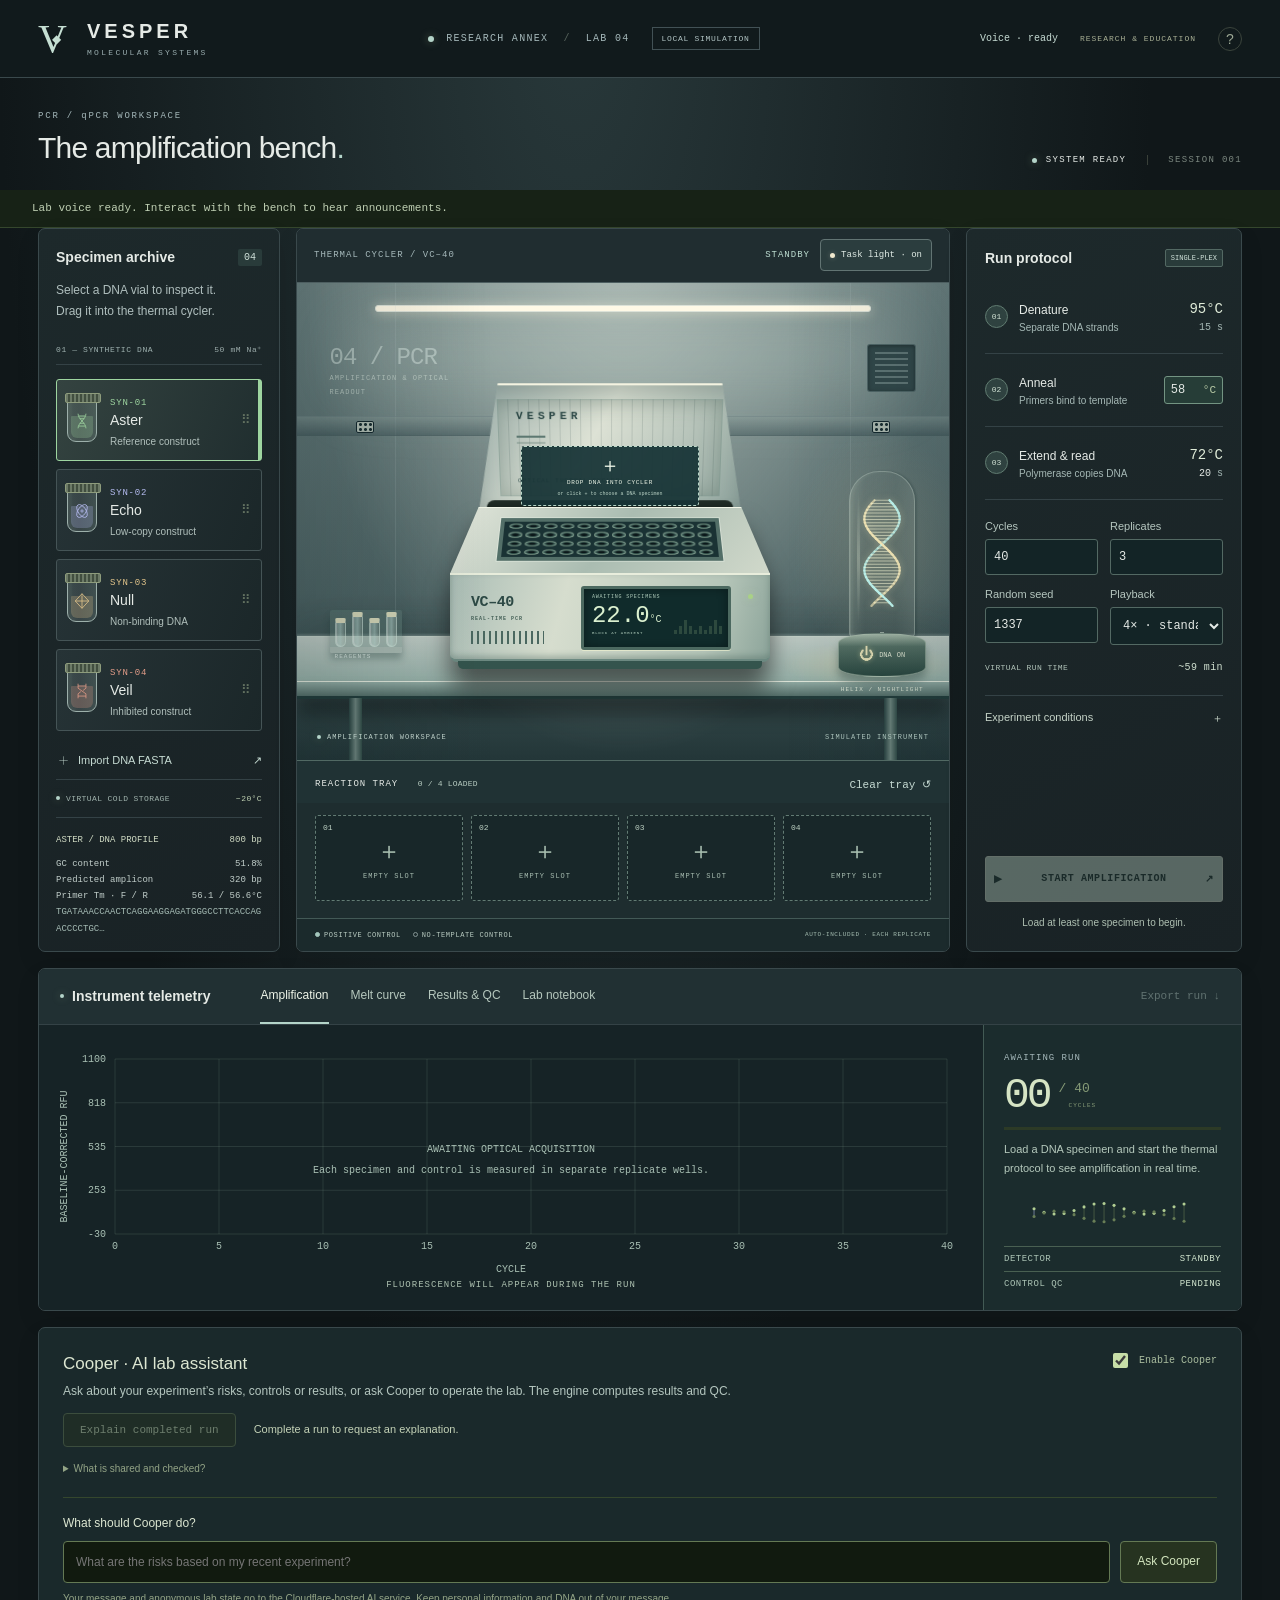
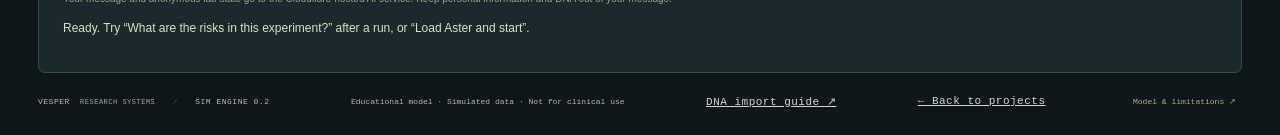
<file: samples/pcr/index.html>
<!doctype html>
<html lang="en">
<head>
<meta charset="utf-8"><meta name="viewport" content="width=device-width,initial-scale=1">
<meta name="description" content="A working educational PCR/qPCR laboratory. Import DNA FASTA, simulate amplification and melt signals, and explore control failures.">
<title>VESPER · Molecular Containment Lab</title>
<link rel="stylesheet" href="lab.css"><link rel="stylesheet" href="bench.css?v=20261116"><link rel="stylesheet" href="cooper-advisor.css?v=4">
<script src="../../site-config.js?v=20261116-cooper" defer></script><script src="engine.js" defer></script><script src="cooper-advisor.js?v=3" defer></script><script src="lab-voice.js?v=1" defer></script><script src="lab.js?v=20261116-risk-questions" defer></script>
<script src="bench.js?v=20261116" defer></script><script src="cooper-controls.js?v=3" defer></script>
</head>
<body>
<svg class="svg-defs" aria-hidden="true"><defs>
<symbol id="i-helix" viewBox="0 0 32 32"><path d="M9 3c0 10 14 16 14 26M23 3C23 13 9 19 9 29M10 7h12M12 12h8M12 20h8M10 25h12"/></symbol>
<symbol id="i-orbit" viewBox="0 0 32 32"><ellipse cx="16" cy="16" rx="7" ry="13" transform="rotate(35 16 16)"/><ellipse cx="16" cy="16" rx="7" ry="13" transform="rotate(-35 16 16)"/><circle cx="16" cy="16" r="2"/></symbol>
<symbol id="i-diamond" viewBox="0 0 32 32"><path d="m16 3 12 13-12 13L4 16Z M16 3v26M4 16h24"/></symbol>
<symbol id="i-split" viewBox="0 0 32 32"><path d="M9 3v8l14 10v8M23 3v8l-5 4M9 29v-8l5-4M9 7h14M9 25h14"/></symbol>
<symbol id="i-plus" viewBox="0 0 32 32"><path d="M16 7v18M7 16h18"/></symbol>
</defs></svg>
<header class="topbar">
<a href="./" class="brand" aria-label="Vesper laboratory home"><span class="brand-mark">V<span>◆</span></span><div>VESPER<span class="brand-sub">MOLECULAR SYSTEMS</span></div></a>
<div class="facility"><span class="status-dot"></span> RESEARCH ANNEX <span class="slash">/</span> LAB 04 <span class="facility-tag">LOCAL SIMULATION</span></div>
<div class="top-actions"><button id="labVoiceToggle" type="button" class="text-button" aria-label="Mute lab voice" aria-pressed="true">Voice · ready</button><span class="research-label">RESEARCH &amp; EDUCATION</span><button id="helpButton" class="icon-button" aria-label="Open lab guide">?</button></div>
</header>
<div class="workspace-bar"><div><span class="eyebrow">PCR / qPCR WORKSPACE</span><h1>The amplification bench<span>.</span></h1></div><div class="run-label"><span class="live-light"></span><span id="systemStatus">SYSTEM READY</span><small id="runNumber">SESSION 001</small></div></div>
<p id="labAnnouncement" class="lab-announcement" role="status" aria-live="polite">Lab voice ready. Interact with the bench to hear announcements.</p>
<main class="lab-layout">
<aside class="inventory panel">
<div class="panel-heading"><h2>Specimen archive</h2><span class="counter" id="specimenCount">04</span></div>
<p class="panel-intro">Select a DNA vial to inspect it.<br>Drag it into the thermal cycler.</p>
<div class="shelf-label"><span>01 — SYNTHETIC DNA</span><span>50 mM Na⁺</span></div>
<div id="specimens" class="specimens"></div>
<button id="importButton" class="import-button"><svg><use href="#i-plus"/></svg> Import DNA FASTA <span>↗</span></button>
<div class="archive-footer"><span class="small-light"></span> VIRTUAL COLD STORAGE <span>−20°C</span></div>
<div class="specimen-inspector" id="inspector"></div>
</aside>
<section class="room panel" aria-label="PCR laboratory">
<div class="room-top"><span class="eyebrow">THERMAL CYCLER / VC–40</span><span class="room-mode" id="roomMode">STANDBY</span><button id="taskLight" class="task-light" type="button" aria-label="Bench task light" aria-pressed="true"><i aria-hidden="true"></i><span>Task light · on</span></button></div>
<div class="room-art">
<div class="room-light"></div><div class="wall-line one"></div><div class="wall-line two"></div><div class="wall-label">04 / PCR<span>AMPLIFICATION &amp; OPTICAL READOUT</span></div>
<div class="wall-vent"><i></i><i></i><i></i><i></i><i></i><i></i></div>
<div class="bench-back"></div><div class="bench-front"></div><div class="bench-leg left"></div><div class="bench-leg right"></div>
<div class="ambient-vials"><span></span><span></span><span></span><span></span><div>REAGENTS</div></div>
<div class="utility-rail" aria-hidden="true"></div>
<div class="bench-spill" aria-hidden="true"></div>
<div id="dnaLamp" class="dna-lamp is-on">
<div class="lamp-halo" aria-hidden="true"></div><div class="lamp-glass" aria-hidden="true"><svg id="lampHelix" viewBox="0 0 76 150"></svg></div><div class="lamp-stem" aria-hidden="true"></div>
<button id="lampPower" class="lamp-base" type="button" aria-label="DNA nightlight power" aria-pressed="true"><span class="power-symbol" aria-hidden="true">⏻</span> DNA <strong id="lampState">ON</strong></button><span class="lamp-plaque">HELIX / NIGHTLIGHT</span>
</div>
<div id="cycler" class="cycler" tabindex="0" role="group" aria-label="Thermal cycler. Click or press Enter to choose a DNA specimen, or drop a vial here.">
<div class="cycler-back"><div class="hinge"></div><div class="lid-top"><span>VESPER</span><i></i><b>OPTICAL THERMAL CYCLER</b></div></div>
<div class="cycler-body"><div class="machine-top"><div class="well-plate" id="wellPlate"></div></div><div class="machine-face"><span class="machine-id">VC–40 <small>REAL-TIME PCR</small></span><div class="machine-screen"><span id="machineScreen">AWAITING SPECIMENS</span><strong id="machineTemp">22.0<small>°C</small></strong><span id="machineCycle">BLOCK AT AMBIENT</span><div class="screen-bars"><i></i><i></i><i></i><i></i><i></i><i></i><i></i><i></i><i></i><i></i></div></div><div class="machine-led"></div><div class="machine-vents"></div></div><div class="machine-bottom"></div></div>
<div class="drop-prompt" id="dropPrompt"><span>＋</span>DROP DNA INTO CYCLER<small>or click + to choose a DNA specimen</small></div>
</div>
<div class="room-caption"><span class="small-light"></span> AMPLIFICATION WORKSPACE <span>SIMULATED INSTRUMENT</span></div>
</div>
<div class="tray-header"><span>REACTION TRAY <small id="trayCount">0 / 4 LOADED</small></span><button class="text-button" id="clearTray">Clear tray ↺</button></div>
<div class="tray" id="tray" aria-label="DNA loading tray"></div>
<div class="controls-strip"><span><i class="control-dot pc"></i> POSITIVE CONTROL</span><span><i class="control-dot ntc"></i> NO-TEMPLATE CONTROL</span><span class="auto-tag">AUTO-INCLUDED · EACH REPLICATE</span></div>
</section>
<aside class="protocol panel">
<div class="panel-heading"><h2>Run protocol</h2><span class="tag">SINGLE-PLEX</span></div>
<div class="protocol-stage"><span class="stage-number">01</span><div><strong>Denature</strong><small>Separate DNA strands</small></div><span class="stage-value">95°C <small>15 s</small></span></div>
<div class="protocol-stage"><span class="stage-number">02</span><div><strong>Anneal</strong><small>Primers bind to template</small></div><label class="inline-input"><input id="anneal" type="number" min="45" max="75" step="0.5" value="58" aria-label="Annealing temperature">°C</label></div>
<div class="protocol-stage"><span class="stage-number">03</span><div><strong>Extend &amp; read</strong><small>Polymerase copies DNA</small></div><span class="stage-value">72°C <small><input id="extension" type="number" min="1" max="90" value="20" aria-label="Extension duration"> s</small></span></div>
<div class="protocol-grid"><label>Cycles<input id="cycles" type="number" min="20" max="60" value="40"></label><label>Replicates<input id="reps" type="number" min="1" max="8" value="3"></label><label>Random seed<input id="seed" type="number" min="0" max="4294967295" value="1337"></label><label>Playback<select id="speed"><option value="1">1× · inspect</option><option value="4" selected>4× · standard</option><option value="16">16× · fast</option></select></label></div>
<div class="run-estimate"><span>VIRTUAL RUN TIME</span><strong id="duration">~58 min</strong></div>
<details class="fault-controls"><summary>Experiment conditions <span>＋</span></summary><label><input type="checkbox" id="contamination"> Contaminate no-template control</label><label><input type="checkbox" id="pcFail"> Positive control failure</label><label class="noise-label">Detector noise σ <input id="noise" type="number" value="1.5" min="0" max="20" step="0.5"></label><p>Faults change the simulated data and control validity.</p></details>
<div class="protocol-bottom"><button class="start-button" id="startButton" disabled><span>▶</span> START AMPLIFICATION <span>↗</span></button><div class="run-secondary" id="runSecondary" hidden><button id="pauseButton">Ⅱ Pause</button><button id="abortButton">■ Abort</button></div><p id="startHint">Load at least one specimen to begin.</p></div>
</aside>
<section class="telemetry panel">
<div class="telemetry-head"><div class="telemetry-title"><span class="small-light"></span><h2>Instrument telemetry</h2></div><div class="view-tabs" role="tablist" aria-label="Telemetry view"><button class="active" data-view="amplification" role="tab" aria-selected="true">Amplification</button><button data-view="melt" role="tab" aria-selected="false">Melt curve</button><button data-view="results" role="tab" aria-selected="false">Results &amp; QC</button><button data-view="notebook" role="tab" aria-selected="false">Lab notebook</button></div><button class="text-button" id="exportButton" disabled>Export run ↓</button></div>
<div class="telemetry-content"><div class="plot-area"><div id="chart" class="chart" role="img" aria-label="Fluorescence chart"></div><div class="plot-legend" id="legend"><span class="legend-idle">FLUORESCENCE WILL APPEAR DURING THE RUN</span></div><div id="results" class="results-view" hidden></div><div id="notebook" class="notebook-view" hidden></div></div><div class="run-monitor"><span class="eyebrow" id="phaseLabel">AWAITING RUN</span><div class="cycle-display"><strong id="cycleCounter">00</strong><span>/ <span id="cycleTotal">40</span><small>CYCLES</small></span></div><div class="phase-track"><i id="runProgress"></i></div><p id="phaseExplanation">Load a DNA specimen and start the thermal protocol to see amplification in real time.</p><div class="molecular-window"><svg id="molecule" viewBox="0 0 230 65" aria-label="DNA strand visualization"></svg></div><div class="readout"><span>DETECTOR</span><strong id="detector">STANDBY</strong></div><div class="readout"><span>CONTROL QC</span><strong id="qcReadout">PENDING</strong></div></div></div>
</section>
<section class="cooper-advisor panel" aria-labelledby="cooper-heading"><div class="cooper-advisor-head"><div><h2 id="cooper-heading">Cooper · AI lab assistant</h2><p>Ask about your experiment’s risks, controls or results, or ask Cooper to operate the lab. The engine computes results and QC.</p></div><label class="cooper-toggle"><input type="checkbox" id="cooperEnabled" checked>Enable Cooper</label></div><div class="cooper-actions"><button id="cooperExplain" disabled>Explain completed run</button><p id="cooperStatus" role="status" aria-live="polite">Complete a run to request an explanation.</p></div><details><summary>What is shared and checked?</summary><p>Choosing Explain sends anonymous labels, rounded Cq values, replicate metrics, protocol settings and QC flags to the Cloudflare-hosted AI service. DNA sequences, primers, specimen names and notebook text stay in this browser. Calls, numbers and run identity are checked before constrained explanations are displayed. Failed checks or service errors use a local explanation. Turning Cooper off cancels requests and clears its advice. These client-side checks are not biological validation or an authenticated release process.</p></details><form id="cooperForm" class="cooper-chat"><label for="cooperPrompt">What should Cooper do?</label><div class="cooper-input-row"><input id="cooperPrompt" maxlength="500" required placeholder="What are the risks based on my recent experiment?" autocomplete="off"><button id="cooperSend" type="submit">Ask Cooper</button></div><p>Your message and anonymous lab state go to the Cloudflare-hosted AI service. Keep personal information and DNA out of your message.</p></form><p id="cooperTaskStatus" role="status" aria-live="polite">Ready. Try “What are the risks in this experiment?” after a run, or “Load Aster and start”.</p><div id="cooperContent"></div></section></main>
<footer class="footer"><span>VESPER <b>RESEARCH SYSTEMS</b> <span class="footer-divider">/</span> SIM ENGINE 0.2</span><span>Educational model · Simulated data · Not for clinical use</span><a class="text-button" href="guide.html">DNA import guide ↗</a><a class="text-button" href="../../#work">← Back to projects</a><button id="modelButton">Model &amp; limitations ↗</button></footer>
<div class="toast" id="toast" role="status" aria-live="polite"></div>
<dialog id="specimenPicker" aria-labelledby="specimenPickerTitle"><button class="close-dialog" aria-label="Cancel specimen selection">×</button><span class="eyebrow">LOAD THE INSTRUMENT</span><h2 id="specimenPickerTitle">Choose a DNA specimen</h2><p>Select the specimen to add. Imported DNA appears here too.</p><div id="specimenChoices"></div></dialog>
<dialog id="helpDialog"><button class="close-dialog" aria-label="Close guide">×</button><span class="eyebrow">LAB FIELD GUIDE</span><h2>Your first amplification.</h2><ol><li><b>Inspect a vial.</b> Each icon represents a different synthetic dataset. Aster is the reference; Echo has fewer copies; Null has no matching target; Veil is inhibited.</li><li><b>Load the instrument.</b> Drag vials onto the cycler or a tray slot. Click the instrument or an empty slot to choose a DNA specimen. Adjust starting copies in the tray.</li><li><b>Program the run.</b> Annealing temperature, extension duration, cycles and replicates affect the generated data. Playback only changes animation speed.</li><li><b>Run and investigate.</b> Watch denaturation, annealing and extension. After the melt scan, inspect Cq, replicate agreement and control validity.</li></ol><p>Try Aster and Echo together. Then repeat with a contaminated control or a higher annealing temperature. Controls determine whether sample calls are valid.</p><button class="start-button close-dialog-button">ENTER THE LAB →</button></dialog>
<dialog id="modelDialog"><button class="close-dialog" aria-label="Close model notes">×</button><span class="eyebrow">DETERMINISTIC ENGINE / 0.2</span><h2>What this lab models.</h2><p>DNA and primers determine binding sites and product length. SantaLucia nearest-neighbour parameters estimate primer Tm; an empirical long-product formula estimates melt Tm. Salt is fixed at 50 mM and total primer strand concentration at 0.5 µM.</p><p>Copy number follows N(n) = N(n−1) × [1 + E(n)], with reagent saturation. Efficiency responds to primer mismatches, annealing temperature, extension time and inhibition. Poisson sampling adds low-copy variability; seeded Gaussian detector noise makes runs reproducible.</p><p>Analysis uses a linear baseline over cycles 3–12, a shared threshold of 10 × NTC baseline SD (minimum 10 RFU), interpolated sustained crossings, replicate QC and a melt check. Curve shape uses a signal/monotonicity heuristic. Cq values beyond the demo cutoff of 35 are inconclusive. Failed controls invalidate the run.</p><p><b>Limits:</b> this is an educational single-plex model, not a validated instrument or chemical kinetics solver. Low-temperature off-target chemistry, dimers, hairpins, magnesium effects and internal controls are not modeled. Efficiency is not measured without a dilution series. Custom FASTA is unverified. Cooper provides optional, constrained run explanations through an external LLM service. Calls and QC remain deterministic. There is no authenticated production release gate.</p><p class="source-links">References: <a href="https://biopython.org/docs/1.80/api/Bio.SeqUtils.MeltingTemp.html" target="_blank" rel="noreferrer">Biopython thermodynamics</a> · <a href="https://doi.org/10.1093/clinchem/hvaf043" target="_blank" rel="noreferrer">MIQE 2.0</a></p></dialog>
<dialog id="importDialog"><button class="close-dialog" aria-label="Close import">×</button><span class="eyebrow">NEW SPECIMEN</span><h2>Import a DNA sequence.</h2><p>Single-record FASTA or DNA text, 20–20,000 bp (A/C/G/T/N). Supply both primers in 5′→3′ orientation. Reference or real sample-derived sequences can be simulated; no laboratory measurement is performed. DNA sequences and names stay in this browser; optional Cooper advice sends only anonymous run metrics. Imported sequences remain unverified.</p><form id="importForm"><label>Specimen name<input id="customName" maxlength="28" value="Custom construct" required></label><label>Template FASTA<textarea id="customFasta" rows="5" required placeholder=">SYNTHETIC-DEMO&#10;ACGT…"></textarea></label><label>Or choose a .fasta / .fa / .fna / .txt file<input id="fastaFile" type="file" accept=".fasta,.fa,.fna,.txt"></label><div class="protocol-grid"><label>Forward primer · 5′→3′<input id="customFwd" required></label><label>Reverse primer · 5′→3′<input id="customRev" required></label></div><label>Starting copies per reaction<input id="customCopies" type="number" min="0" max="10000000" value="5000" required></label><p id="importError" class="error-message" role="alert"></p><button class="start-button" type="submit">ADD TO ARCHIVE →</button></form></dialog>
</body></html>
</file>
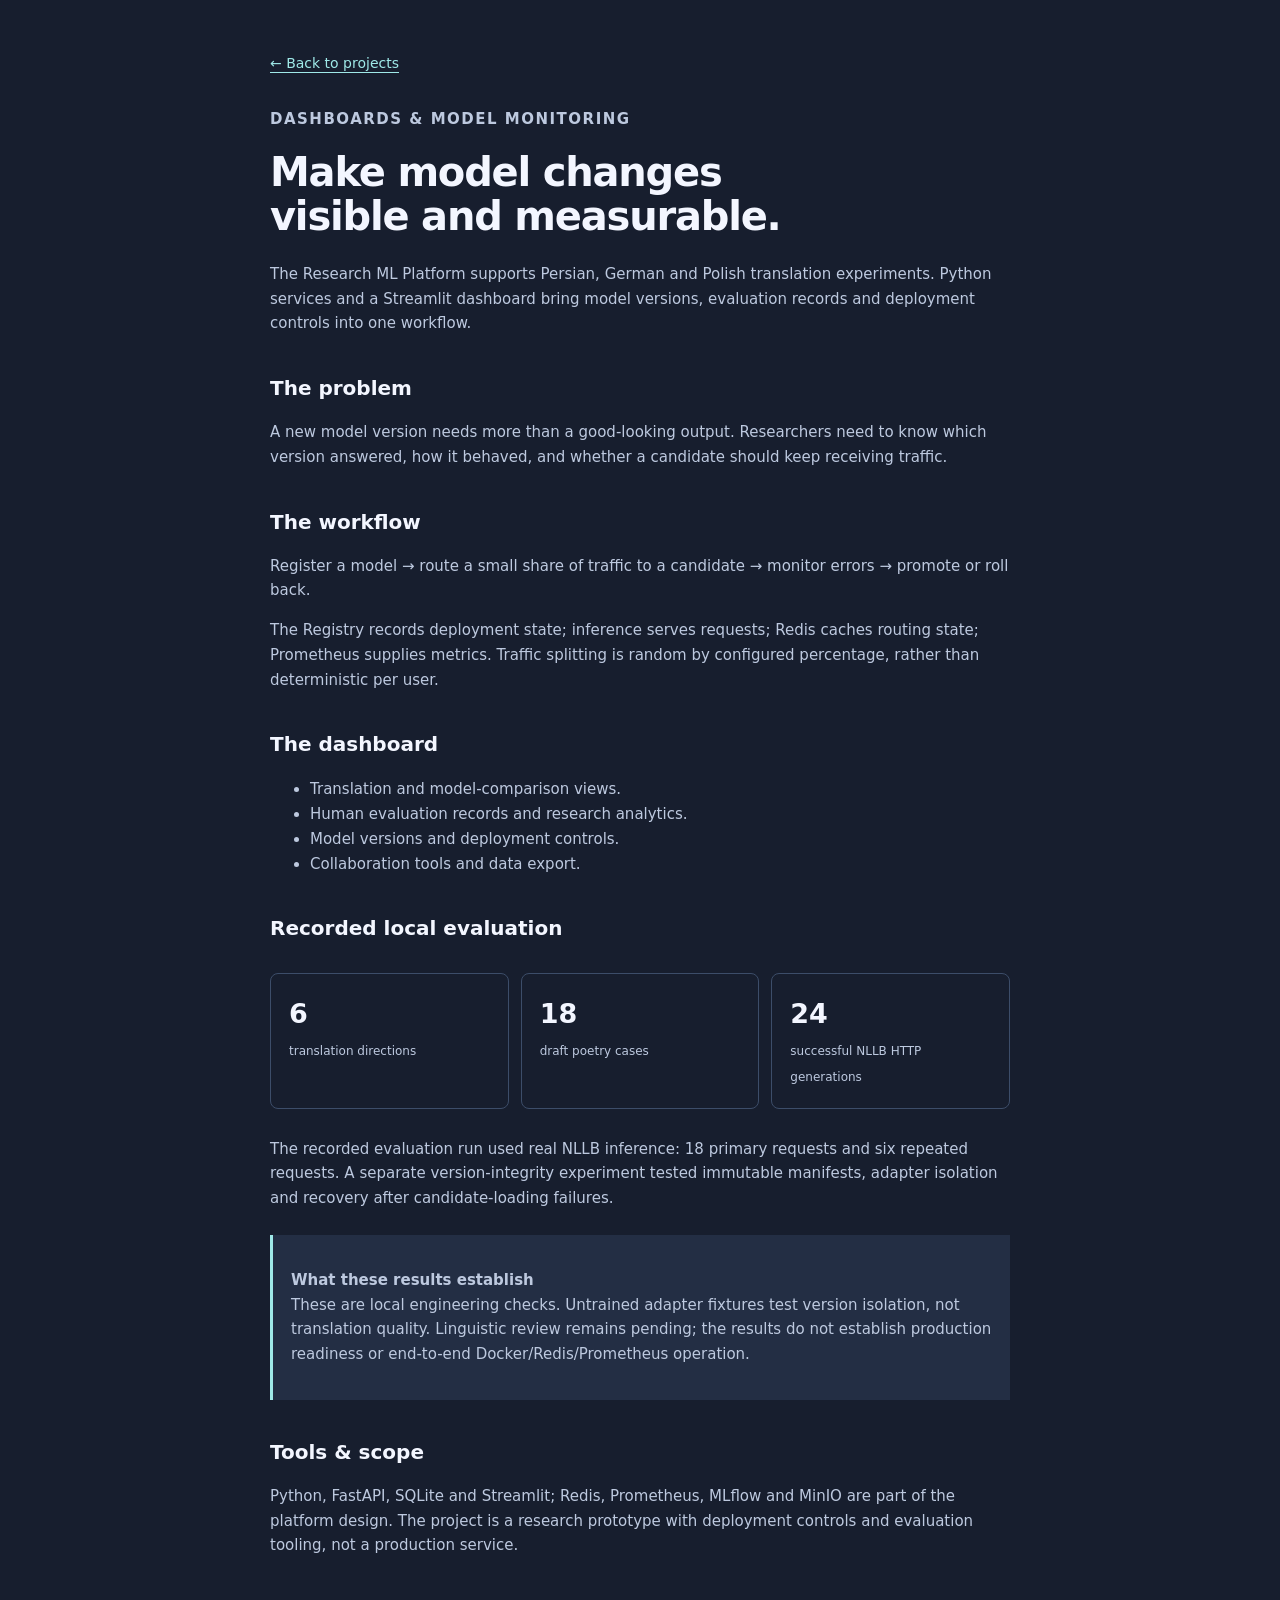
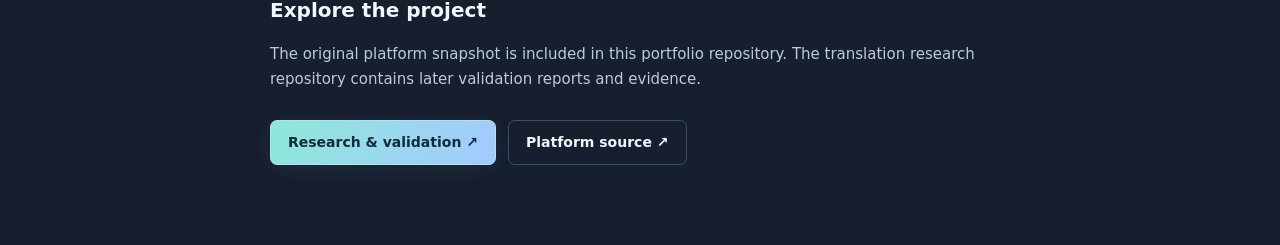
<file: samples/research-ml-platform/index.html>
<!doctype html>
<html lang="en"><head><meta charset="utf-8"><meta name="viewport" content="width=device-width,initial-scale=1"><title>Research ML Platform — Joe Sanjari</title><meta name="description" content="Model evaluation, monitoring and deployment reporting for multilingual translation research."><meta name="theme-color" content="#171e2e"><link rel="icon" href="data:,"><link rel="stylesheet" href="../../styles.css?v=20261102-palette"></head><body>
<main class="container case-study"><a class="back" href="../../#work">← Back to projects</a><p class="eyebrow">Dashboards & model monitoring</p><h1>Make model changes<br>visible and measurable.</h1><p>The Research ML Platform supports Persian, German and Polish translation experiments. Python services and a Streamlit dashboard bring model versions, evaluation records and deployment controls into one workflow.</p>
<h2>The problem</h2><p>A new model version needs more than a good-looking output. Researchers need to know which version answered, how it behaved, and whether a candidate should keep receiving traffic.</p>
<h2>The workflow</h2><p>Register a model → route a small share of traffic to a candidate → monitor errors → promote or roll back.</p><p>The Registry records deployment state; inference serves requests; Redis caches routing state; Prometheus supplies metrics. Traffic splitting is random by configured percentage, rather than deterministic per user.</p>
<h2>The dashboard</h2><ul><li>Translation and model-comparison views.</li><li>Human evaluation records and research analytics.</li><li>Model versions and deployment controls.</li><li>Collaboration tools and data export.</li></ul>
<h2>Recorded local evaluation</h2><div class="facts"><div class="fact"><strong>6</strong><span>translation directions</span></div><div class="fact"><strong>18</strong><span>draft poetry cases</span></div><div class="fact"><strong>24</strong><span>successful NLLB HTTP generations</span></div></div><p>The recorded evaluation run used real NLLB inference: 18 primary requests and six repeated requests. A separate version-integrity experiment tested immutable manifests, adapter isolation and recovery after candidate-loading failures.</p>
<div class="callout"><p><strong>What these results establish</strong><br>These are local engineering checks. Untrained adapter fixtures test version isolation, not translation quality. Linguistic review remains pending; the results do not establish production readiness or end-to-end Docker/Redis/Prometheus operation.</p></div>
<h2>Tools & scope</h2><p>Python, FastAPI, SQLite and Streamlit; Redis, Prometheus, MLflow and MinIO are part of the platform design. The project is a research prototype with deployment controls and evaluation tooling, not a production service.</p>
<h2>Explore the project</h2><p>The original platform snapshot is included in this portfolio repository. The translation research repository contains later validation reports and evidence.</p><div class="actions"><a class="button primary" href="https://github.com/Josephsjr96/NLP-project-Multilanguage-poetic-translator" target="_blank" rel="noopener noreferrer">Research & validation ↗</a><a class="button" href="https://github.com/Josephsjr96/contact-card/tree/main/samples/research-ml-platform" target="_blank" rel="noopener noreferrer">Platform source ↗</a></div>
</main></body></html>
</file>
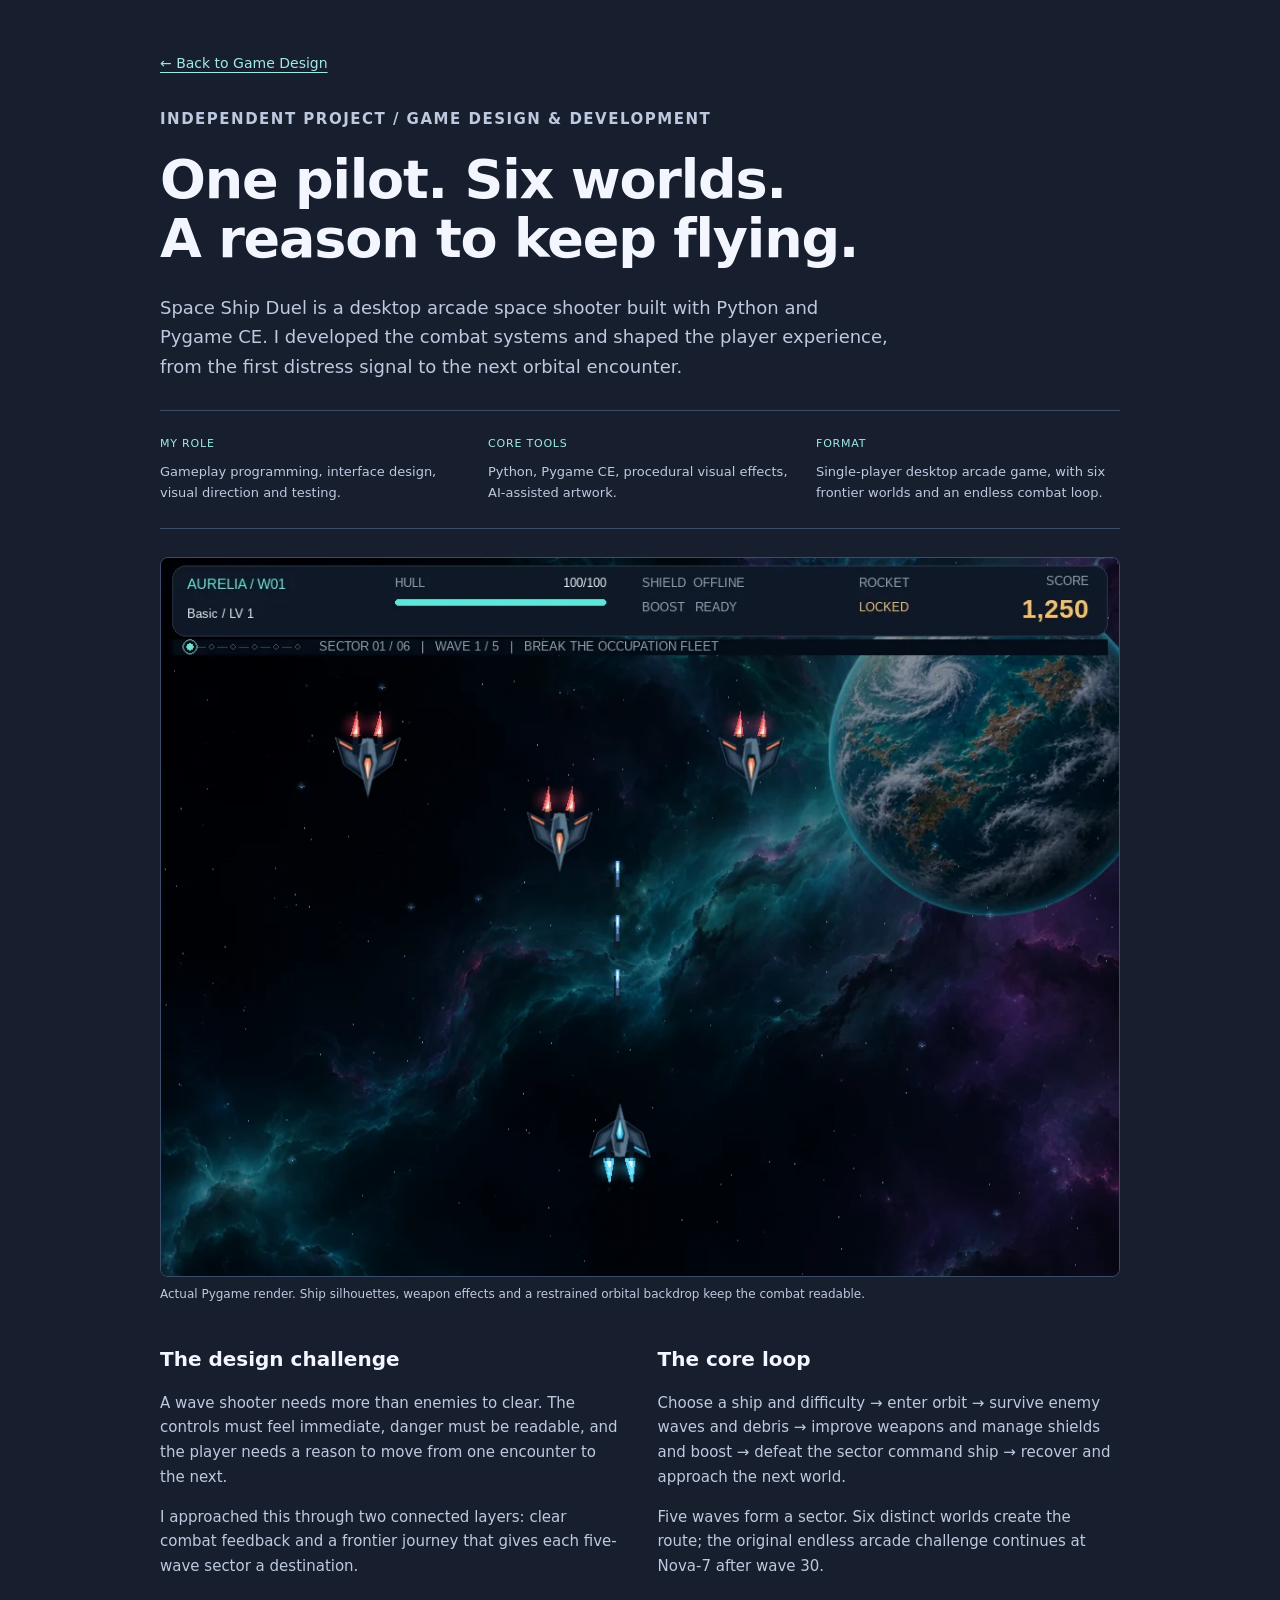
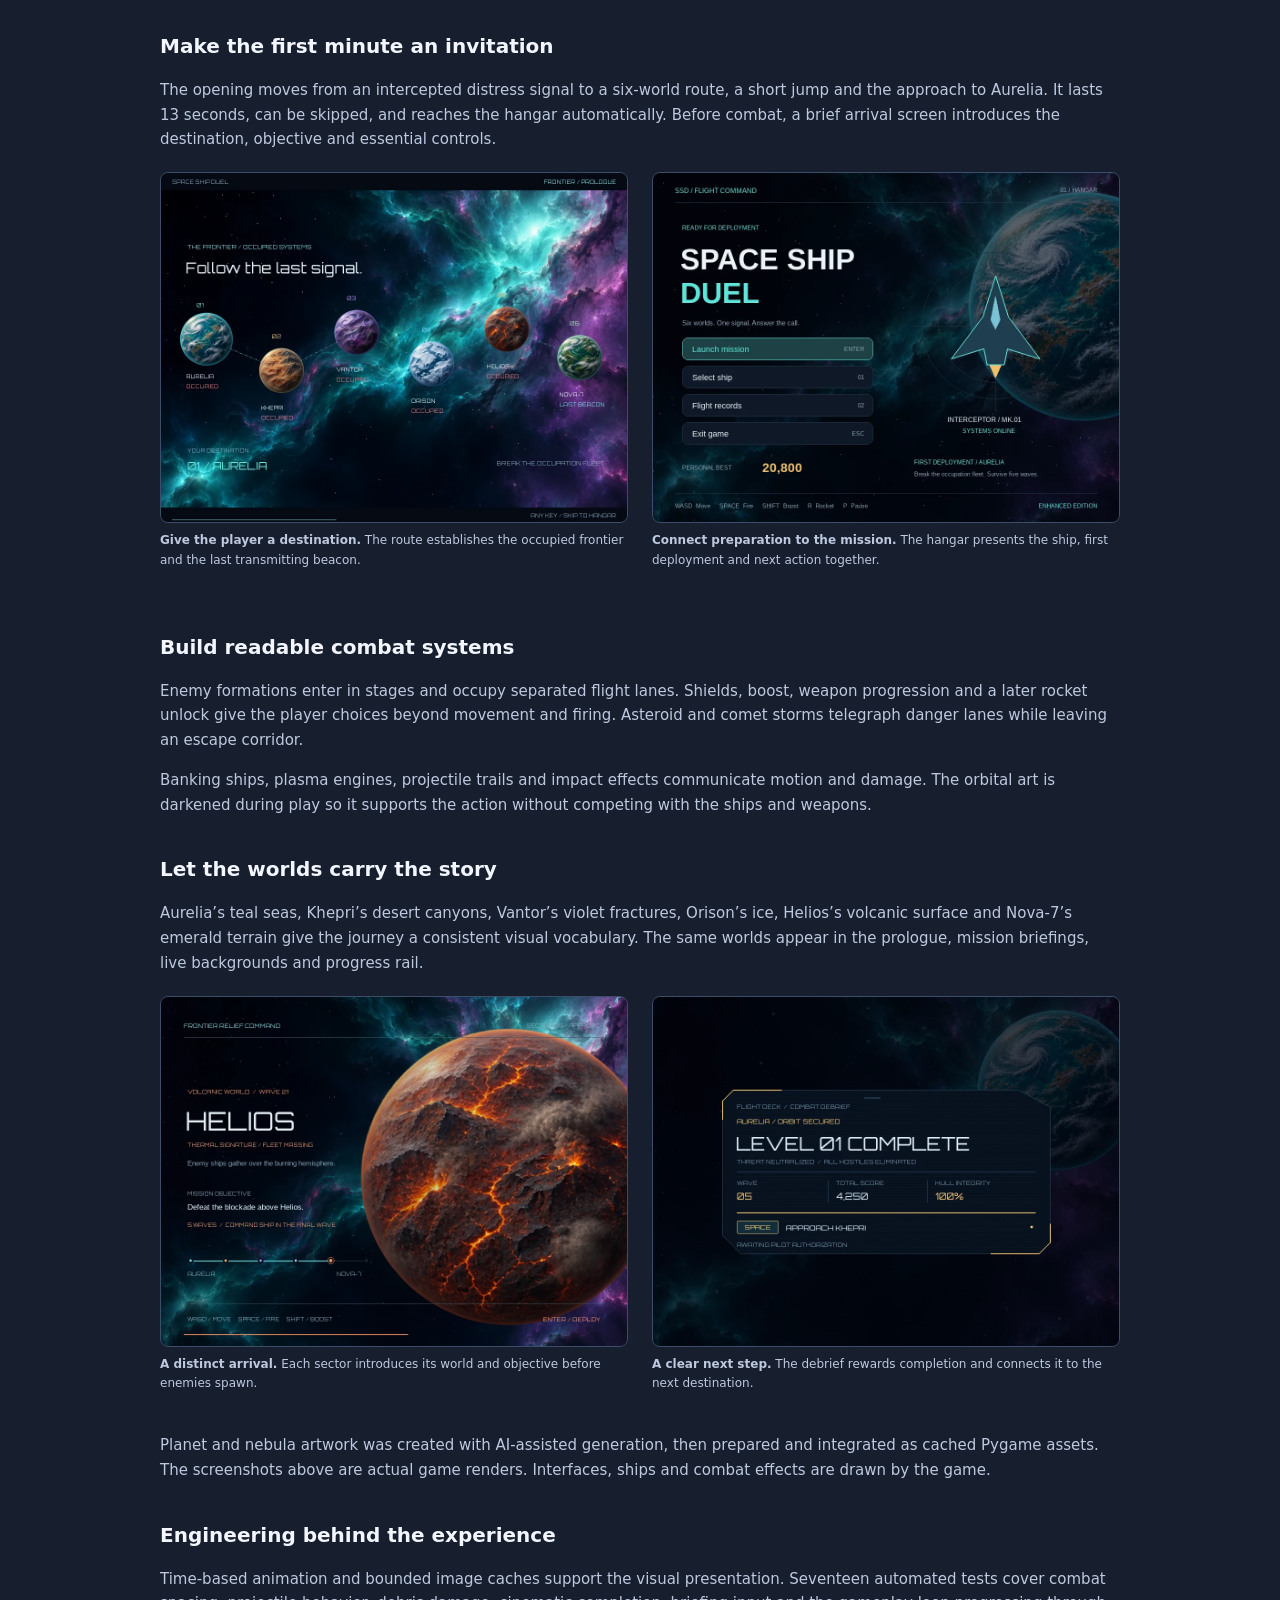
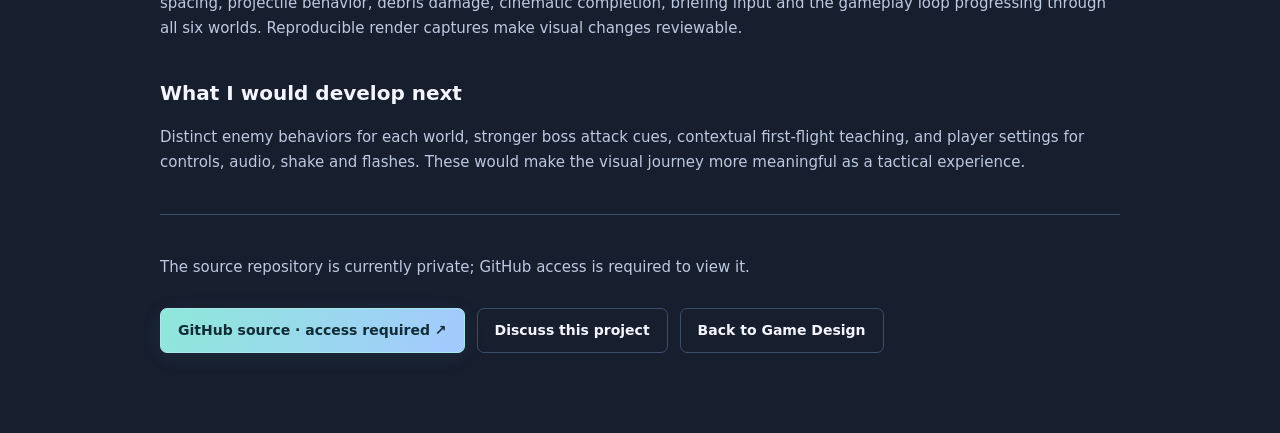
<file: samples/space-duel/index.html>
<!doctype html>
<html lang="en">
<head>
<meta charset="utf-8"><meta name="viewport" content="width=device-width,initial-scale=1">
<title>Space Ship Duel — Game Design by Joe Sanjari</title>
<meta name="description" content="A game design and development case study: Python/Pygame combat, cinematic world-building, six-world progression and actual gameplay screenshots by Joe Sanjari.">
<meta name="theme-color" content="#171e2e"><meta property="og:title" content="Space Ship Duel — Joe Sanjari"><meta property="og:description" content="From responsive arcade combat to a connected six-world frontier. A game design and development portfolio case study."><meta property="og:type" content="article"><meta property="og:image" content="https://josephsjr96.github.io/contact-card/media/space-duel/combat.webp">
<link rel="icon" href="data:,"><link rel="stylesheet" href="../../styles.css?v=20261107-games">
</head>
<body>
<main class="container case-study game-case">
<a class="back" href="../../#game-design">← Back to Game Design</a>
<p class="eyebrow">Independent project / Game design &amp; development</p>
<h1>One pilot. Six worlds.<br>A reason to keep flying.</h1>
<p class="case-lede">Space Ship Duel is a desktop arcade space shooter built with Python and Pygame CE. I developed the combat systems and shaped the player experience, from the first distress signal to the next orbital encounter.</p>
<dl class="case-meta"><div><dt>My role</dt><dd>Gameplay programming, interface design, visual direction and testing.</dd></div><div><dt>Core tools</dt><dd>Python, Pygame CE, procedural visual effects, AI-assisted artwork.</dd></div><div><dt>Format</dt><dd>Single-player desktop arcade game, with six frontier worlds and an endless combat loop.</dd></div></dl>
<figure><a href="../../media/space-duel/combat.webp" target="_blank" rel="noopener noreferrer" aria-label="Open full-size Aurelia combat screenshot (opens in a new tab)"><img src="../../media/space-duel/combat.webp" width="1024" height="768" alt="A blue player interceptor faces three enemy ships above the ocean world Aurelia. The HUD shows hull, weapon, score and sector progress."></a><figcaption>Actual Pygame render. Ship silhouettes, weapon effects and a restrained orbital backdrop keep the combat readable.</figcaption></figure>
<div class="case-columns"><section><h2>The design challenge</h2><p>A wave shooter needs more than enemies to clear. The controls must feel immediate, danger must be readable, and the player needs a reason to move from one encounter to the next.</p><p>I approached this through two connected layers: clear combat feedback and a frontier journey that gives each five-wave sector a destination.</p></section><section><h2>The core loop</h2><p>Choose a ship and difficulty → enter orbit → survive enemy waves and debris → improve weapons and manage shields and boost → defeat the sector command ship → recover and approach the next world.</p><p>Five waves form a sector. Six distinct worlds create the route; the original endless arcade challenge continues at Nova-7 after wave 30.</p></section></div>
<h2>Make the first minute an invitation</h2><p>The opening moves from an intercepted distress signal to a six-world route, a short jump and the approach to Aurelia. It lasts 13 seconds, can be skipped, and reaches the hangar automatically. Before combat, a brief arrival screen introduces the destination, objective and essential controls.</p>
<div class="case-gallery"><figure><a href="../../media/space-duel/world-route.webp" target="_blank" rel="noopener noreferrer" aria-label="Open full-size frontier route screenshot (opens in a new tab)"><img src="../../media/space-duel/world-route.webp" width="1024" height="768" loading="lazy" decoding="async" alt="The six-world frontier route: Aurelia, Khepri, Vantor, Orison, Helios and Nova-7, each with distinct planet artwork."></a><figcaption><strong>Give the player a destination.</strong> The route establishes the occupied frontier and the last transmitting beacon.</figcaption></figure><figure><a href="../../media/space-duel/hangar.webp" target="_blank" rel="noopener noreferrer" aria-label="Open full-size hangar screenshot (opens in a new tab)"><img src="../../media/space-duel/hangar.webp" width="1024" height="768" loading="lazy" decoding="async" alt="The flight-command hangar with ship preview, launch mission, ship selection, records and the first deployment objective."></a><figcaption><strong>Connect preparation to the mission.</strong> The hangar presents the ship, first deployment and next action together.</figcaption></figure></div>
<h2>Build readable combat systems</h2><p>Enemy formations enter in stages and occupy separated flight lanes. Shields, boost, weapon progression and a later rocket unlock give the player choices beyond movement and firing. Asteroid and comet storms telegraph danger lanes while leaving an escape corridor.</p><p>Banking ships, plasma engines, projectile trails and impact effects communicate motion and damage. The orbital art is darkened during play so it supports the action without competing with the ships and weapons.</p>
<h2>Let the worlds carry the story</h2><p>Aurelia’s teal seas, Khepri’s desert canyons, Vantor’s violet fractures, Orison’s ice, Helios’s volcanic surface and Nova-7’s emerald terrain give the journey a consistent visual vocabulary. The same worlds appear in the prologue, mission briefings, live backgrounds and progress rail.</p>
<div class="case-gallery"><figure><a href="../../media/space-duel/helios-briefing.webp" target="_blank" rel="noopener noreferrer" aria-label="Open full-size Helios briefing screenshot (opens in a new tab)"><img src="../../media/space-duel/helios-briefing.webp" width="1024" height="768" loading="lazy" decoding="async" alt="A Helios arrival briefing beside a detailed volcanic planet, identifying the objective and position on the six-world route."></a><figcaption><strong>A distinct arrival.</strong> Each sector introduces its world and objective before enemies spawn.</figcaption></figure><figure><a href="../../media/space-duel/sector-clear.webp" target="_blank" rel="noopener noreferrer" aria-label="Open full-size sector debrief screenshot (opens in a new tab)"><img src="../../media/space-duel/sector-clear.webp" width="1024" height="768" loading="lazy" decoding="async" alt="The Aurelia debrief with level completion, total score, hull integrity and the command to approach Khepri."></a><figcaption><strong>A clear next step.</strong> The debrief rewards completion and connects it to the next destination.</figcaption></figure></div>
<p>Planet and nebula artwork was created with AI-assisted generation, then prepared and integrated as cached Pygame assets. The screenshots above are actual game renders. Interfaces, ships and combat effects are drawn by the game.</p>
<h2>Engineering behind the experience</h2><p>Time-based animation and bounded image caches support the visual presentation. Seventeen automated tests cover combat spacing, projectile behavior, debris damage, cinematic completion, briefing input and the gameplay loop progressing through all six worlds. Reproducible render captures make visual changes reviewable.</p>
<h2>What I would develop next</h2><p>Distinct enemy behaviors for each world, stronger boss attack cues, contextual first-flight teaching, and player settings for controls, audio, shake and flashes. These would make the visual journey more meaningful as a tactical experience.</p>
<div class="case-footer"><p>The source repository is currently private; GitHub access is required to view it.</p><div class="actions"><a class="button primary" href="https://github.com/Josephsjr96/space-ship-duel" target="_blank" rel="noopener noreferrer">GitHub source · access required ↗</a><a class="button" href="mailto:josephsanjari1996@gmail.com?subject=Space%20Ship%20Duel%20portfolio%20enquiry">Discuss this project</a><a class="button" href="../../#game-design">Back to Game Design</a></div></div>
</main>
</body>
</html>
</file>
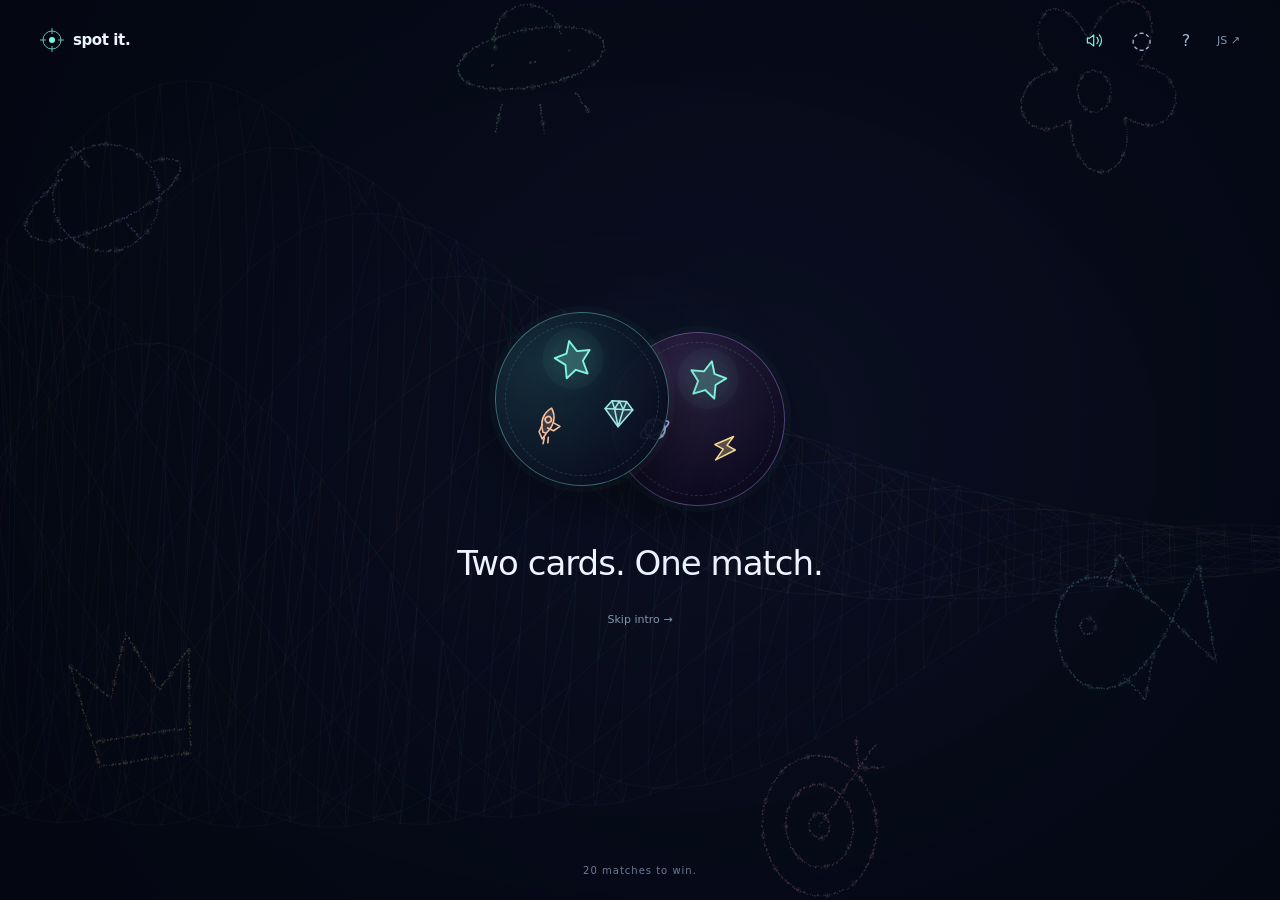
<file: samples/spot-it/index.html>
<!DOCTYPE html>
<html lang="en">
<head>
<meta charset="UTF-8">
<meta name="viewport" content="width=device-width, initial-scale=1, viewport-fit=cover">
<meta name="theme-color" content="#060a15">
<title>Spot It!</title>
<style>
:root{color-scheme:dark;--bg:#060a15;--text:#edf5ff;--muted:#8295b1;--accent:#7ff5de;--violet:#b798ff;--good:#9af2be;--bad:#ff8a9c;--ink:#071b22;font-family:Inter,ui-sans-serif,system-ui,sans-serif;font-synthesis:none}
*{box-sizing:border-box}body{margin:0;background:var(--bg);color:var(--text);min-height:100svh;overflow-x:hidden}button,select{font:inherit}button{cursor:pointer}a{color:inherit;text-decoration:none}button:focus-visible,a:focus-visible,select:focus-visible{outline:2px solid var(--accent);outline-offset:5px}[hidden]{display:none!important}button:disabled{opacity:.3;cursor:default}#wave-field{position:fixed;inset:0;width:100%;height:100%;z-index:-2;pointer-events:none;transition:opacity .7s}.playing #wave-field{opacity:.45}body:after{content:'';position:fixed;inset:0;z-index:-1;pointer-events:none;background:radial-gradient(ellipse at center,transparent 15%,#03061188 100%)}.wrap{width:min(1200px,calc(100% - 64px));margin:auto;min-height:100svh;display:flex;flex-direction:column}.topbar{height:80px;display:flex;align-items:center;justify-content:space-between;position:relative;z-index:5}.brand{display:flex;gap:9px;align-items:center;font-size:15px;font-weight:700;letter-spacing:-.4px}.brand-icon{width:24px;height:24px;color:var(--accent)}.top-controls{display:flex;align-items:center;gap:16px}.icon-button{border:0;background:transparent;color:#a6b6cd;width:30px;height:32px;font-size:16px;border-radius:50%}.icon-button:hover{color:var(--accent);background:#ffffff09}#motion-toggle{font-size:0}#motion-toggle:before{content:'◌';font-size:24px}#motion-toggle[aria-pressed=true]:before{content:'◉';font-size:18px}.portfolio{color:#8295b1;font-size:11px}.portfolio:hover{color:var(--accent)}main{flex:1;display:flex;flex-direction:column;justify-content:center}.play-view{display:block}.playing .play-view{display:block}.scoreboard{display:flex;justify-content:center;align-items:center;gap:45px;margin:0 auto 12px;width:min(550px,100%)}.score-block{display:flex;align-items:baseline;gap:15px}.score-name{font-size:12px;color:var(--accent)}.opponent .score-name{color:var(--violet)}.score-value{font-size:34px;letter-spacing:-1px;font-weight:650;font-variant-numeric:tabular-nums}.score-value small{font-size:10px;color:var(--muted);margin-left:4px;letter-spacing:0}.round-info{color:#7a8aa5;font:9px ui-monospace,monospace;white-space:nowrap;text-transform:uppercase;letter-spacing:1px}.score-track{display:none}.arena{position:relative;padding:30px 15px 20px}.cards-row{display:grid;grid-template-columns:1fr 1.3fr 1fr;align-items:center;gap:45px;max-width:1060px;margin:auto}.deck{text-align:center;min-width:0}.card{width:100%;aspect-ratio:1;position:relative;border-radius:50%;background:radial-gradient(circle at 35% 25%,#142535ed,#080f20ed 70%);border:1px solid #76e8d24d;box-shadow:0 0 0 7px #65edda04,0 0 0 8px #65edda13,0 20px 55px #0005,inset 0 0 35px #54e4cf08;isolation:isolate}.card:before{content:'';position:absolute;inset:10px;border:1px dashed #9fe9e819;border-radius:50%;pointer-events:none}.table .card{border-color:#8eb1ff77;background:radial-gradient(circle at 45% 35%,#1d2348ef,#0b1023f5 75%);box-shadow:0 0 0 9px #8caaff04,0 0 0 10px #8caaff19,0 0 75px #6579ff10,0 25px 60px #0006}.table .card:before{inset:14px;border-color:#99acff25}.ai .card{border-color:#ba92ff55;background:radial-gradient(circle at 35% 25%,#281b3aeb,#0e0a20f5 75%);box-shadow:0 0 0 7px #ba92ff04,0 0 0 8px #ba92ff13,0 20px 55px #0005}.card-center{display:none;position:absolute;top:50%;left:50%;transform:translate(-50%,-50%);width:15%;color:#9eafe326;pointer-events:none}.card-center svg{width:100%;height:100%}.symbol{position:absolute;display:grid;place-items:center;width:21%;aspect-ratio:1;padding:2%;border:0;background:transparent;border-radius:50%;color:var(--symbol-color);transform:translate(-50%,-50%) rotate(var(--rot));filter:drop-shadow(0 0 8px color-mix(in srgb,var(--symbol-color) 30%,transparent));transition:background .18s,box-shadow .18s,opacity .18s;animation:appear .3s both}.symbol svg{width:100%;height:100%;overflow:visible;stroke-width:2.2}.symbol.draggable{cursor:grab;touch-action:none}.symbol.draggable:hover,.symbol.selected{background:#9fe9e817;box-shadow:0 0 0 1px #9fe9e85b}.symbol.lifted{opacity:.2}.symbol.near{background:#9fe9e825;box-shadow:0 0 0 2px var(--accent)}.symbol.reveal{background:#9fe9c526;box-shadow:0 0 0 2px var(--good),0 0 25px #9fe9c530}.symbol.reveal-ai{background:#bfc0ff26;box-shadow:0 0 0 2px var(--violet)}.drag-ghost{position:fixed;width:64px;height:64px;z-index:100;pointer-events:none;transform:translate(-50%,-50%);color:var(--symbol-color);filter:drop-shadow(0 0 15px var(--symbol-color))}.drag-ghost svg{width:100%;height:100%}.card-label{margin:24px 0 0;color:var(--accent);font-size:10px;letter-spacing:2px;text-transform:uppercase}.ai .card-label{color:var(--violet)}.table .card-label{color:#94a6cb}.scan-track{height:2px;background:#bfc0ff13;overflow:hidden;width:40%;margin:13px auto 0;border-radius:3px}.scan-track i{display:block;height:100%;width:100%;background:var(--violet);box-shadow:0 0 10px var(--violet)}.feedback{text-align:center;min-height:38px;padding:15px 12px 0;font-size:12px;color:var(--muted)}#status.good{color:var(--good)}#status.bad{color:var(--bad)}#status.ai{color:var(--violet)}.toolbar{position:relative;display:flex;justify-content:center;gap:14px;align-items:center;min-height:85px;padding:10px 0 22px}.game-actions{display:flex;align-items:center;gap:12px}.primary{background:#b3f9e5;color:#082326;border:0;border-radius:6px;padding:10px 27px;font-weight:650;font-size:12px;box-shadow:0 0 25px #7ff5de12;transition:box-shadow .2s,transform .2s}.primary:hover{box-shadow:0 0 35px #7ff5de35;transform:translateY(-2px)}.text-button{background:#0b1322aa;color:#a6b6cd;border:1px solid #ffffff15;border-radius:6px;padding:9px 14px;font-size:11px}.text-button:hover{color:var(--accent);border-color:#7ff5de55}.settings{display:none}.playing .settings{display:flex;align-items:center;gap:9px}.playing .toolbar{margin-top:10px}.playing .primary{padding:9px 14px;background:#7ff5de16;color:var(--accent);border:1px solid #7ff5de33;box-shadow:none}.playing .primary:hover{background:#7ff5de25}.playing .toolbar .icon-button{display:block}#pause-button{display:none}.playing #pause-button{display:block}select{font-size:11px;background:#080e1dcc;color:#b1bed4;border:1px solid #ffffff18;border-radius:6px;padding:8px 11px;max-width:140px}.footer{display:flex;justify-content:center;padding:20px 0 24px;color:#6c7a94;font-size:10px;letter-spacing:1px}.playing .footer{padding-top:15px}.modal{border:1px solid #9eafff35;border-radius:15px;background:#0b1123;color:var(--text);padding:27px;width:min(410px,calc(100% - 32px));box-shadow:0 30px 100px #0009}.modal::backdrop{background:#030611c9;backdrop-filter:blur(9px)}.modal h2{font-size:23px;letter-spacing:-.6px;font-weight:600;margin:5px 0 20px}.modal p,.modal li{font-size:13px;color:#a5b4cf;line-height:1.8}.modal ol{padding-left:20px}.modal .primary{margin-top:14px}.result-score{font-size:35px!important;color:var(--accent)!important}.modal-actions{display:flex;gap:10px}.shake{animation:shake .3s}.flash-good{animation:glow .65s}@keyframes shake{25%,75%{translate:-5px}50%{translate:5px}}@keyframes appear{from{opacity:0;scale:.65}to{opacity:1;scale:1}}@keyframes glow{50%{box-shadow:0 0 0 10px #9fe9c535,0 0 55px #9fe9c535}}
@media(min-width:1600px){.arena{padding-block:45px}}
@media(max-width:1000px){.cards-row{gap:27px}.wrap{width:calc(100% - 40px)}}
@media(max-width:600px){.wrap{width:calc(100% - 28px)}.topbar{height:65px}.top-controls{gap:9px}.portfolio{font-size:10px}.scoreboard{gap:22px;margin:12px auto 3px}.score-block{gap:8px}.score-name{font-size:10px}.score-value{font-size:27px}.round-info{font-size:8px;letter-spacing:.5px}.cards-row{grid-template-columns:1fr 1fr;gap:30px 35px}.table{grid-column:1/-1;grid-row:1;width:71%;max-width:285px;justify-self:center}.player{grid-column:1;grid-row:2}.ai{grid-column:2;grid-row:2}.arena{padding:20px 12px 12px}.table .card-label{display:none}.card-label{font-size:8px;margin-top:17px}.symbol{width:22%;padding:1.7%}.table .symbol{width:21%;padding:2%}.feedback{font-size:10px;padding-top:12px;min-height:43px}.toolbar{min-height:70px}.playing .toolbar{flex-wrap:wrap;gap:9px;margin:0}select{font-size:10px;max-width:126px}.footer{font-size:9px;padding-bottom:18px}.primary{padding:10px 23px}.playing main{justify-content:flex-start}.playing .footer{margin-top:auto}}
@media(prefers-reduced-motion:reduce){*,*:before,*:after{animation:none!important;transition:none!important}}

.score-name{max-width:140px;overflow:hidden;text-overflow:ellipsis;white-space:nowrap}.room-strip{width:min(590px,100%);margin:0 auto 25px}.invite-row{display:flex;gap:8px;align-items:center}.room-strip input{flex:1;min-width:0;border:1px solid #7ff5de25;border-radius:6px;background:#080e1dbb;color:#a8bbc9;font:11px ui-monospace,monospace;padding:10px}.room-strip .text-button{white-space:nowrap}.room-strip p{font-size:10px;color:var(--muted);text-align:center;margin:10px 0 0}.modal .optional{color:#7d8ba5;font-size:10px}.modal label{font-size:12px;color:#a5b4cf}.modal input{display:block;width:100%;border:1px solid #7ff5de40;border-radius:7px;background:#050a17;color:var(--text);font:inherit;padding:12px;margin:8px 0 12px}.modal input:focus-visible{outline:2px solid var(--accent);outline-offset:3px}.modal .room-note{font-size:10px;margin:20px 0 0;line-height:1.7}#room-error{color:var(--bad);min-height:18px;margin:0;font-size:12px}.pvp-mode .settings{display:none}.pvp-mode #pause-button{display:none}.pvp-mode .scan-track{display:none}@media(max-width:600px){.score-name{max-width:85px}.pvp-mode .scoreboard{gap:16px}.room-strip{margin-bottom:12px}.invite-row{flex-wrap:wrap}.room-strip input{flex-basis:100%;font-size:10px}.room-strip .text-button{font-size:10px;padding:7px 10px}.playing .toolbar{gap:8px}.game-actions{gap:8px}.game-actions .text-button{padding-inline:10px;font-size:10px}}
.room-roster{margin-top:14px;text-align:center}#room-count{font-size:10px;color:var(--muted)}#room-players{display:flex;justify-content:center;flex-wrap:wrap;gap:7px;margin-top:9px}.player-chip{border:1px solid #ffffff18;border-radius:6px;background:#0b132299;color:#b4c5de;font-family:inherit;font-size:11px;padding:7px 10px;max-width:170px;overflow:hidden;text-overflow:ellipsis;white-space:nowrap}.player-chip[aria-pressed=true]{border-color:#b798ff70;color:var(--violet)}.player-chip.self:disabled{opacity:1;color:var(--accent);border-color:#7ff5de38}.pvp-mode #result-score{white-space:pre-line;font-size:18px!important;line-height:1.7}@media(max-width:600px){.player-chip{font-size:10px;padding:6px 8px;max-width:150px}.room-strip{margin-bottom:8px}}
#sound-toggle{display:grid;place-items:center}#sound-toggle .sound-muted{display:none}#sound-toggle[aria-pressed=false] .sound-waves{display:none}#sound-toggle[aria-pressed=false] .sound-muted{display:block}#sound-toggle[aria-pressed=true]{color:var(--accent)}
</style>
<link rel="stylesheet" href="menu.css?v=20261123-menu">
</head>
<body class="menu-screen" data-screen="intro">
<canvas id="wave-field" aria-hidden="true"></canvas>
<div class="wrap">
<header class="topbar"><a class="brand" href="" aria-label="Spot It home"><svg class="brand-icon" viewBox="0 0 32 32" fill="none" aria-hidden="true"><circle cx="16" cy="16" r="12" stroke="currentColor"/><circle cx="16" cy="16" r="4" fill="currentColor"/><path d="M16 0v8m0 16v8M0 16h8m16 0h8" stroke="currentColor"/></svg>spot it.</a><div class="top-controls"><button class="icon-button" id="sound-toggle" aria-label="Sound effects" aria-pressed="true" title="Sound on · mute"><svg viewBox="0 0 24 24" width="19" height="19" fill="none" stroke="currentColor" stroke-width="1.5" stroke-linecap="round" stroke-linejoin="round" aria-hidden="true"><path d="m11 5-5 4H3v6h3l5 4Z"/><g class="sound-waves"><path d="M15 8a6 6 0 0 1 0 8m3-11a10 10 0 0 1 0 14"/></g><path class="sound-muted" d="m16 9 5 6m0-6-5 6"/></svg></button><button class="icon-button" id="motion-toggle" aria-label="Toggle background animation" aria-pressed="false" title="Background animation">◌</button><button class="icon-button" id="help-button" aria-label="How to play" title="How to play">?</button><a class="portfolio" href="https://josephsjr96.github.io/contact-card/" target="_blank" rel="noopener noreferrer" aria-label="Joseph’s portfolio">JS ↗</a></div></header>
<main>
<section class="start-intro" id="start-intro" aria-label="Spot It introduction">
<div class="menu-art" id="menu-art" aria-hidden="true"><div class="preview-card"><span class="preview-symbol shared" data-menu-symbol="star"></span><span class="preview-symbol" data-menu-symbol="rocket"></span><span class="preview-symbol" data-menu-symbol="gem"></span></div><div class="preview-card"><span class="preview-symbol shared" data-menu-symbol="star"></span><span class="preview-symbol" data-menu-symbol="planet"></span><span class="preview-symbol" data-menu-symbol="bolt"></span></div></div>
<p class="intro-copy">Two cards. One match.</p><button class="intro-skip" id="skip-intro">Skip intro →</button>
</section>
<section class="start-menu" id="start-menu" aria-labelledby="menu-title" hidden>
<div id="menu-art-slot"></div><div class="menu-copy"><p class="menu-eyebrow">A game of quick eyes</p><h1 class="menu-title" id="menu-title">spot it.</h1><p class="menu-description">Find the one shared symbol.<br>First to 20 wins.</p>
<div class="menu-actions"><button class="primary" id="menu-resume" hidden>Resume game</button><button class="primary" id="menu-solo">Play solo</button><button class="text-button" id="menu-pvp">Play with friends</button></div>
<div class="menu-options"><label for="menu-pace">Pace<select id="menu-pace"><option value="6500">Relaxed</option><option value="4500" selected>Focused</option><option value="2800">Quick</option></select></label><button class="menu-help" id="menu-help">How to play ↗</button></div><p class="menu-note">Solo or 2–6 friends · Mouse, touch &amp; keyboard</p></div>
</section>
<div id="game-view" hidden>

<div class="room-strip" id="room-strip" hidden><div class="invite-row"><input id="room-link" aria-label="Invite link" readonly><button class="text-button" id="copy-room">Copy link</button><button class="text-button" id="leave-room">Leave room</button></div><div class="room-roster"><span id="room-count">1 / 6 players</span><div id="room-players" aria-label="Room players"></div></div><p id="opponent-presence" role="status">Connecting…</p></div>
<section class="play-view" aria-label="Spot It match arena">
<div class="scoreboard"><div class="score-block"><span class="score-name" id="self-name">YOU</span><div class="score-value"><span id="p1-score">0</span><small>/20</small></div><div class="score-track"><i id="p1-bar"></i></div></div><span class="round-info" id="round-label">Round 01</span><div class="score-block opponent"><span class="score-name" id="opponent-name">AI</span><div class="score-value"><span id="ai-score">0</span><small>/20</small></div><div class="score-track"><i id="ai-bar"></i></div></div></div>
<div class="arena"><div class="cards-row"><div class="deck player"><div class="card" id="p1-card" role="group" aria-label="Your card"></div><p class="card-label">You</p></div><div class="deck table"><div class="card" id="table-card" role="group" aria-label="Shared table card"></div><p class="card-label">Match here</p></div><div class="deck ai"><div class="card" id="ai-card" role="group" aria-label="AI card"></div><p class="card-label">AI</p><span id="ai-note" hidden></span><div class="scan-track" role="progressbar" aria-label="Time until the AI finds a match" aria-valuemin="0" aria-valuemax="100" aria-valuenow="100" id="ai-timer-wrap"><i id="ai-timer"></i></div></div></div></div><div class="feedback"><span id="status" role="status" aria-live="polite">Press Start when you’re ready.</span></div>
</section>
<div class="toolbar"><div class="settings"><select id="difficulty" aria-label="Opponent pace"><option value="6500">Relaxed · 6.5s</option><option value="4500" selected>Focused · 4.5s</option><option value="2800">Quick · 2.8s</option></select><span id="best-score" hidden>—</span></div><div class="game-actions"><button class="text-button" id="menu-button">Menu</button><button class="text-button" id="pvp-button">PvP</button><button class="text-button" id="pause-button" disabled>Pause</button><button class="primary" id="start-button">Start ↗</button></div></div>
</div>
</main><footer class="footer">20 matches to win.</footer>
</div>
<dialog class="modal" id="room-modal" aria-labelledby="room-title"><h2 id="room-title">Play with a friend</h2><form id="room-form"><label for="player-name">Your name</label><input id="player-name" name="playerName" maxlength="24" autocomplete="nickname" required><label for="join-link">Invite link <span class="optional">(to join a friend)</span></label><input id="join-link" name="inviteLink" type="text" inputmode="url" autocomplete="off" placeholder="Paste your friend’s invite link"><p id="room-error" role="alert"></p><div class="modal-actions"><button class="primary" id="room-submit" type="submit" value="create">Create link</button><button class="text-button" id="join-room" type="submit" value="join">Join</button><button class="text-button" id="cancel-room" type="button">Cancel</button></div></form><p class="room-note">Invite up to five friends. PvP supports 2–6 players. Test rooms expire after 2 hours. Names are visible to the other player in your room.</p></dialog>
<dialog class="modal" id="help-modal" aria-labelledby="help-title"><h2 id="help-title">How to play</h2><p>Find the one symbol shared by your card and the table card. Drag it onto its twin, or select your symbol, then its twin. You can also use Tab and Enter.</p><p>First to 20 wins. Escape pauses solo play. For PvP, choose PvP, enter a name and create a room link, or paste a friend’s invite link and choose Join. Everyone presses Ready, then the host starts the match. The server awards each round to the first correct match it receives. The match pauses if a player disconnects.</p><button class="primary" id="close-help">Got it</button></dialog>
<dialog class="modal" id="result-modal" aria-labelledby="result-title"><span id="result-kicker" hidden></span><h2 id="result-title">You win!</h2><p class="result-score" id="result-score"></p><p id="result-copy"></p><div class="modal-actions"><button class="primary" id="play-again">Again ↗</button><button class="text-button" id="close-result">Close</button></div></dialog>
<script src="sound.js?v=20261123-smooth"></script>
<script>
'use strict';
const $=id=>document.getElementById(id);
const ICONS={
rocket:{name:'Rocket',color:'#f6be9a',art:'<path d="m17 31-7 3 1-10 8-6m14 5 5 8-10 1-5-7"/><path d="M15 27C18 13 28 5 40 5c0 12-8 22-22 25Z" fill="currentColor" fill-opacity=".18"/><circle cx="29" cy="16" r="4"/><path d="m13 34-5 6m10-4-4 6"/>'},
bolt:{name:'Lightning',color:'#f3d992',art:'<path d="M27 4 10 26h13l-2 18 17-25H25Z" fill="currentColor" fill-opacity=".3"/>'},
target:{name:'Target',color:'#ffb0b8',art:'<circle cx="23" cy="25" r="17"/><circle cx="23" cy="25" r="10"/><circle cx="23" cy="25" r="3" fill="currentColor"/><path d="m23 25 19-19m-6-2v8h8"/>'},
gem:{name:'Diamond',color:'#9ee8e7',art:'<path d="M5 18 14 7h20l9 11-19 24Z" fill="currentColor" fill-opacity=".18"/><path d="M5 18h38M14 7l4 11 6 24 6-24 4-11M18 18l6-11 6 11"/>'},
flame:{name:'Flame',color:'#f6b28e',art:'<path d="M26 4c3 11 12 13 12 24a14 14 0 0 1-28 0c0-7 4-11 8-16 0 7 2 9 4 10 4-5 5-10 4-18Z" fill="currentColor" fill-opacity=".23"/><path d="M25 26c1 4 5 6 5 10a6 6 0 0 1-12 0c0-4 4-6 7-10Z"/>'},
planet:{name:'Planet',color:'#bfc0ff',art:'<circle cx="24" cy="24" r="13" fill="currentColor" fill-opacity=".15"/><path d="M13 20C-2 32 4 40 24 31 44 22 47 11 34 15M15 12l5 5m9 13 4 4"/>'},
ufo:{name:'Flying saucer',color:'#a8e5bd',art:'<path d="M15 21a9 9 0 0 1 18 0" fill="currentColor" fill-opacity=".2"/><ellipse cx="24" cy="25" rx="20" ry="7"/><path d="m14 35-3 6m13-5v8m10-9 3 6M13 25h1m9 1h2m9-1h1"/>'},
dice:{name:'Dice',color:'#e6baf5',art:'<rect x="7" y="7" width="34" height="34" rx="8" fill="currentColor" fill-opacity=".16"/><circle cx="16" cy="16" r="2" fill="currentColor"/><circle cx="32" cy="16" r="2" fill="currentColor"/><circle cx="24" cy="24" r="2" fill="currentColor"/><circle cx="16" cy="32" r="2" fill="currentColor"/><circle cx="32" cy="32" r="2" fill="currentColor"/>'},
star:{name:'Star',color:'#f0d48e',art:'<path d="m24 4 6 13 14 2-10 10 2 15-12-7-12 7 2-15L4 19l14-2Z" fill="currentColor" fill-opacity=".22"/>'},
shield:{name:'Shield',color:'#a2caff',art:'<path d="m24 4 16 6v13c0 11-16 21-16 21S8 34 8 23V10Z" fill="currentColor" fill-opacity=".16"/><path d="m16 23 6 6 11-12"/>'},
flower:{name:'Flower',color:'#f4b8cb',art:'<path d="M24 15c-10-18-23-2-10 7-20 3-12 21 3 13 0 20 21 16 17 0 16 9 25-10 5-13 14-13-4-25-15-7Z" transform="translate(0 -3) scale(.96)" fill="currentColor" fill-opacity=".2"/><circle cx="24" cy="24" r="5"/>'},
signal:{name:'Satellite',color:'#abc8f6',art:'<path d="m16 18 14 14m-8-20 14 14M13 27l8 8-8 8-8-8Zm22-22 8 8-8 8-8-8ZM17 17l14-4 4 14-14 4ZM6 12a6 6 0 0 1 6-6M3 18A15 15 0 0 1 18 3"/>'},
ghost:{name:'Ghost',color:'#c5b9f5',art:'<path d="M10 41V20a14 14 0 0 1 28 0v21l-7-5-7 5-7-5Z" fill="currentColor" fill-opacity=".2"/><ellipse cx="19" cy="21" rx="2" ry="3" fill="currentColor"/><ellipse cx="29" cy="21" rx="2" ry="3" fill="currentColor"/>'},
moon:{name:'Moon',color:'#c4d4f7',art:'<path d="M34 6A19 19 0 1 0 42 34 19 19 0 0 1 34 6Z" fill="currentColor" fill-opacity=".24"/><path d="M38 9v8m-4-4h8M30 21v5m-2.5-2.5h5"/>'},
leaf:{name:'Leaf',color:'#a6dfb4',art:'<path d="M10 35C-1 12 20 5 41 7c1 25-10 40-31 28Z" fill="currentColor" fill-opacity=".18"/><path d="m7 42 25-25M17 32V21m7 4h10"/>'},
heart:{name:'Heart',color:'#ff9cb6',art:'<path d="M24 41 7 25C-6 11 14-2 24 13 34-2 54 11 41 25Z" fill="currentColor" fill-opacity=".2"/>'},
key:{name:'Key',color:'#f3d992',art:'<circle cx="16" cy="16" r="10"/><circle cx="16" cy="16" r="3"/><path d="m23 23 19 19m-6-6 5-5m-11-1 5-5"/>'},
anchor:{name:'Anchor',color:'#a6c8ff',art:'<circle cx="24" cy="9" r="5"/><path d="M24 14v28M14 21h20M7 27c0 20 34 20 34 0M3 31l4-5 5 4m24 0 5-4 4 5"/>'},
mushroom:{name:'Mushroom',color:'#edb1d1',art:'<path d="M4 26a20 20 0 0 1 40 0Z" fill="currentColor" fill-opacity=".2"/><path d="m18 26-2 16h16l-2-16"/><circle cx="17" cy="17" r="3"/><circle cx="31" cy="17" r="3"/>'},
crown:{name:'Crown',color:'#f5d18e',art:'<path d="m7 13 10 9 7-15 7 15 10-9-4 25H11Z" fill="currentColor" fill-opacity=".2"/><path d="M11 32h26"/>'},
eye:{name:'Eye',color:'#91dfd5',art:'<path d="M3 24s8-13 21-13 21 13 21 13-8 13-21 13S3 24 3 24Z"/><circle cx="24" cy="24" r="7"/><circle cx="24" cy="24" r="2" fill="currentColor"/>'},
butterfly:{name:'Butterfly',color:'#c6a1fa',art:'<path d="M24 23C5-5-7 24 19 28-2 44 26 50 24 26 22 50 50 44 29 28 55 24 43-5 24 23Z" fill="currentColor" fill-opacity=".2"/><path d="M24 19v21m0-21-5-9m5 9 5-9"/>'},
fish:{name:'Fish',color:'#8fd9f0',art:'<path d="M35 24C19 3 3 9 3 24s16 21 32 0l10 12V12Z" fill="currentColor" fill-opacity=".2"/><circle cx="12" cy="22" r="2" fill="currentColor"/><path d="m19 13 5-7 5 12m-10 17 5 7 5-12"/>'},
cat:{name:'Cat',color:'#f2c19c',art:'<path d="M9 21 8 5l13 9h6L40 5l-1 16c14 28-44 28-30 0Z" fill="currentColor" fill-opacity=".18"/><path d="M16 26v3m16-3v3m-10 3 2 2 2-2M24 34v4M2 29l10 2M1 36l11-1m24-4 10-2m-10 6 11 1"/>'},
apple:{name:'Apple',color:'#b3e19b',art:'<path d="M24 15C3 0-1 30 13 41c6 4 7 0 11 0s5 4 11 0C49 30 45 0 24 15Z" fill="currentColor" fill-opacity=".18"/><path d="M24 15c-2-8 2-13 9-12 0 7-5 10-9 12M13 21c-3 3-3 8 0 11"/>'},
icecream:{name:'Ice cream',color:'#eab3e0',art:'<path d="m14 26 10 19 10-19ZM11 25a7 7 0 0 1-1-13 14 14 0 0 1 28 0 7 7 0 0 1-1 13Z" fill="currentColor" fill-opacity=".2"/><path d="M14 26h20m-16 7h12"/>'},
music:{name:'Music note',color:'#bdaeff',art:'<path d="M18 33V10l23-5v23M18 17l23-5"/><ellipse cx="11" cy="35" rx="7" ry="5" fill="currentColor" fill-opacity=".25"/><ellipse cx="34" cy="30" rx="7" ry="5" fill="currentColor" fill-opacity=".25"/>'},
umbrella:{name:'Umbrella',color:'#9ed5f0',art:'<path d="M4 24a20 20 0 0 1 40 0c-4-4-9-4-13 0-4-4-10-4-14 0-4-4-9-4-13 0Z" fill="currentColor" fill-opacity=".18"/><path d="M24 24v15c0 8 11 8 11 0M24 4v-2m0 6c-4 4-6 10-7 16m7-16c4 4 6 10 7 16"/>'},
coffee:{name:'Coffee',color:'#e9b691',art:'<path d="M8 18h26v14a10 10 0 0 1-10 10h-6A10 10 0 0 1 8 32Z" fill="currentColor" fill-opacity=".2"/><path d="M34 19h4a7 7 0 0 1 0 14h-4M5 45h34M15 11c-5-5 5-5 0-10m10 10c-5-5 5-5 0-10"/>'},
sun:{name:'Sun',color:'#f3d28a',art:'<circle cx="24" cy="24" r="10" fill="currentColor" fill-opacity=".2"/><path d="M24 2v5m0 34v5M2 24h5m34 0h5M8 8l4 4m24 24 4 4M8 40l4-4m24-24 4-4"/>'},
camera:{name:'Camera',color:'#c3bbf0',art:'<path d="m16 13 3-7h10l3 7h9a4 4 0 0 1 4 4v21a4 4 0 0 1-4 4H7a4 4 0 0 1-4-4V17a4 4 0 0 1 4-4Z" fill="currentColor" fill-opacity=".18"/><circle cx="24" cy="27" r="9"/><path d="M37 19h2"/>'},
hourglass:{name:'Hourglass',color:'#92e0d4',art:'<path d="M10 4h28M10 44h28M13 4v9c0 6 7 6 11 11-4 5-11 5-11 11v9m22-40v9c0 6-7 6-11 11 4 5 11 5 11 11v9M13 13h22M14 38l10-8 10 8Z" fill="currentColor" fill-opacity=".15"/>'},

};
const SYMBOLS=Object.keys(ICONS),PER_CARD=10,WIN=20;
const centerMark='<div class="card-center" aria-hidden="true"><svg viewBox="0 0 40 40" fill="none" stroke="currentColor"><circle cx="20" cy="20" r="13"/><circle cx="20" cy="20" r="4"/><path d="M20 0v11m0 18v11M0 20h11m18 0h11"/></svg></div>';
const p1CardEl=$('p1-card'),tableEl=$('table-card'),aiCardEl=$('ai-card');
let pvp=null;
let p1Score=0,aiScore=0,round=0,match=null,roundActive=false,started=false,paused=false,selected=null,drag=null;
let aiTotal=4500,remaining=4500,deadline=0,aiTimeout=null,aiInterval=null,nextTimeout=null,resumeRound=false,helpWasRunning=false;
function icon(s){return '<svg viewBox="0 0 48 48" fill="none" stroke="currentColor" stroke-width="2.1" stroke-linecap="round" stroke-linejoin="round" aria-hidden="true">'+ICONS[s].art+'</svg>'}
function shuffle(a){for(let i=a.length-1;i>0;i--){const j=Math.floor(Math.random()*(i+1));[a[i],a[j]]=[a[j],a[i]]}return a}
function generatePair(m){const rest=shuffle(SYMBOLS.filter(s=>s!==m));return [shuffle([m,...rest.slice(0,PER_CARD-1)]),shuffle([m,...rest.slice(PER_CARD-1,2*(PER_CARD-1))])]}
function renderCard(el,symbols,interactive){
 const hadFocus=el.contains(document.activeElement);el.innerHTML=centerMark;
 const offset=Math.random()*Math.PI*2;
 symbols.forEach((s,i)=>{const d=document.createElement(interactive?'button':'div');const outer=i<7,angle=offset+(outer?i/7:(i-7)/3+.12)*Math.PI*2,radius=outer?36:14;
 d.className='symbol'+(el===p1CardEl?' draggable':'');d.dataset.s=s;d.innerHTML=icon(s);d.setAttribute('aria-label',ICONS[s].name);
 d.style.left=(50+radius*Math.cos(angle))+'%';d.style.top=(50+radius*Math.sin(angle))+'%';d.style.setProperty('--rot',(Math.random()*40-20)+'deg');d.style.setProperty('--symbol-color',ICONS[s].color);d.style.animationDelay=i*30+'ms';
 if(interactive){d.type='button';d.addEventListener('click',()=>selectSymbol(el,d,s));if(el===p1CardEl){d.setAttribute('aria-pressed','false');d.addEventListener('pointerdown',e=>startDrag(e,d,s))}}
 el.appendChild(d)});if(hadFocus)el.querySelector('button')?.focus({preventScroll:true});
}
function setStatus(text,cls=''){$('status').textContent=text;$('status').className=cls}
function clearSelection(){selected=null;p1CardEl.querySelectorAll('.selected').forEach(el=>{el.classList.remove('selected');el.setAttribute('aria-pressed','false')})}
function selectSymbol(el,d,s){if(!roundActive)return;if(el===p1CardEl){clearSelection();selected=s;window.SPOT_SOUND?.play('select');d.classList.add('selected');d.setAttribute('aria-pressed','true');setStatus(ICONS[s].name+' selected. Now choose its twin on the shared card.')}else if(selected){if(s===match&&selected===match)win(d);else wrongGuess()}}
function centerOf(el){const r=el.getBoundingClientRect();return{x:r.left+r.width/2,y:r.top+r.height/2}}
function cancelDrag(){if(!drag)return;drag.src.classList.remove('lifted');drag.g.remove();drag=null;tableEl.querySelectorAll('.near').forEach(el=>el.classList.remove('near'))}
function startDrag(e,src,s){if(!roundActive||drag||e.button!==0)return;drag={src,s,id:e.pointerId,x:e.clientX,y:e.clientY,g:null,moved:false};src.setPointerCapture(e.pointerId)}
window.addEventListener('pointermove',e=>{if(!drag||drag.id!==e.pointerId)return;if(!drag.moved&&Math.hypot(e.clientX-drag.x,e.clientY-drag.y)<8)return;
 if(!drag.moved){window.SPOT_SOUND?.play('select');drag.moved=true;drag.g=document.createElement('div');drag.g.className='drag-ghost';drag.g.innerHTML=icon(drag.s);drag.g.style.setProperty('--symbol-color',ICONS[drag.s].color);document.body.appendChild(drag.g);drag.src.classList.add('lifted')}
 drag.g.style.left=e.clientX+'px';drag.g.style.top=e.clientY+'px';tableEl.querySelectorAll('.symbol').forEach(el=>{const p=centerOf(el);el.classList.toggle('near',Math.hypot(p.x-e.clientX,p.y-e.clientY)<el.getBoundingClientRect().width*.7)})
});
window.addEventListener('pointerup',e=>{if(!drag||drag.id!==e.pointerId)return;const{s,moved}=drag;if(!moved){drag=null;return}const source=drag.src;cancelDrag();source.addEventListener('click',e=>e.stopImmediatePropagation(),{capture:true,once:true});if(!roundActive)return;
 const target=[...tableEl.querySelectorAll('.symbol')].map(el=>({el,d:Math.hypot(centerOf(el).x-e.clientX,centerOf(el).y-e.clientY)})).sort((a,b)=>a.d-b.d)[0];
 if(target&&target.d<Math.max(28,target.el.getBoundingClientRect().width*.8)){if(s===match&&target.el.dataset.s===match)win(target.el);else wrongGuess()}
});
window.addEventListener('pointercancel',()=>{if(drag?.g)cancelDrag();else drag=null});
function wrongGuess(){window.SPOT_SOUND?.play('wrong');setStatus('Try another symbol.','bad');tableEl.classList.remove('shake');void tableEl.offsetWidth;tableEl.classList.add('shake')}
function stopTimers(){clearTimeout(aiTimeout);clearInterval(aiInterval);clearTimeout(nextTimeout);aiTimeout=aiInterval=nextTimeout=null}
function updateScores(){$('p1-score').textContent=p1Score;$('ai-score').textContent=aiScore;$('p1-bar').style.width=p1Score/WIN*100+'%';$('ai-bar').style.width=aiScore/WIN*100+'%'}
function paintTimer(){const value=Math.max(0,deadline-performance.now())/aiTotal*100;$('ai-timer').style.width=value+'%';$('ai-timer-wrap').setAttribute('aria-valuenow',Math.round(value))}
function runTimer(){deadline=performance.now()+remaining;paintTimer();aiInterval=setInterval(paintTimer,40);aiTimeout=setTimeout(aiPlay,remaining)}
function deal(){clearSelection();if(drag?.g)cancelDrag();else drag=null;match=SYMBOLS[Math.floor(Math.random()*SYMBOLS.length)];const[a,b]=generatePair(match);const rest=shuffle(SYMBOLS.filter(s=>!b.includes(s)));renderCard(p1CardEl,a,true);renderCard(tableEl,b,true);renderCard(aiCardEl,shuffle([match,...rest.slice(0,PER_CARD-1)]),false);tableEl.classList.remove('shake','flash-good');window.dispatchEvent(new Event('spotit:deal'))}
function nextRound(){stopTimers();if(p1Score>=WIN||aiScore>=WIN)return;round++;deal();if(round>1)window.SPOT_SOUND?.play('deal');remaining=aiTotal;roundActive=true;$('round-label').textContent='Round '+String(round).padStart(2,'0');$('ai-note').textContent='Looking for a match…';setStatus('Drag the match, or select both twins.');runTimer()}
function finishRound(winner,el){roundActive=false;stopTimers();clearSelection();if(drag?.g)cancelDrag();else drag=null;el.classList.add(winner==='you'?'reveal':'reveal-ai');$('ai-note').textContent='Match found';
 if(winner==='you'){p1Score++;tableEl.classList.add('flash-good');setStatus('You +1 · '+ICONS[match].name,'good')}else{aiScore++;setStatus('AI +1 · '+ICONS[match].name,'ai')}updateScores();
 if(p1Score>=WIN||aiScore>=WIN){showResult();return}window.SPOT_SOUND?.play(winner==='you'?'match':'opponent');nextTimeout=setTimeout(nextRound,1100)
}
function win(el){if(pvp){pvp.claim(el.dataset.s);return}if(roundActive)finishRound('you',el)}
function aiPlay(){if(roundActive)finishRound('ai',tableEl.querySelector('[data-s="'+match+'"]'))}
function readBest(){try{return localStorage.getItem('spot-it-best-v1')}catch{return null}}
function showResult(){started=false;paused=false;$('pause-button').disabled=true;$('start-button').textContent='Again ↗';$('round-label').textContent='Match complete';const won=p1Score>=WIN;window.SPOT_SOUND?.play(won?'win':'finish');$('result-title').textContent=won?'You win!':'AI wins.';$('result-score').textContent=p1Score+' — '+aiScore;$('result-kicker').textContent=won?'You won the match':'Match complete';$('result-copy').textContent=won?'Nice spotting.':'One more round?';
 if(won){const best=readBest();if(best===null||aiScore<Number(best)){try{localStorage.setItem('spot-it-best-v1',String(aiScore))}catch{}$('best-score').textContent='20 – '+aiScore}}$('result-modal').showModal()
}
function initGame(){if(pvp){pvp.ready();return}stopTimers();p1Score=aiScore=round=0;started=true;paused=false;resumeRound=false;aiTotal=Number($('difficulty').value);updateScores();$('pause-button').disabled=false;$('pause-button').textContent='Pause';$('start-button').textContent='Restart';nextRound();window.SPOT_SOUND?.play('start')}
function togglePause(){if(pvp||!started)return;paused=!paused;window.SPOT_SOUND?.play(paused?'pause':'resume');if(paused){resumeRound=roundActive;remaining=Math.max(0,deadline-performance.now());roundActive=false;stopTimers();if(drag?.g)cancelDrag();else drag=null;clearSelection();setStatus('Paused.');$('pause-button').textContent='Resume';$('ai-note').textContent='Taking a pause'}else{$('pause-button').textContent='Pause';if(resumeRound){roundActive=true;$('ai-note').textContent='Looking for a match…';setStatus('Find the shared symbol.');runTimer()}else nextRound()}}
$('start-button').addEventListener('click',initGame);$('pause-button').addEventListener('click',togglePause);
$('difficulty').addEventListener('change',()=>{if(started)initGame();else{aiTotal=Number($('difficulty').value);setStatus('Pace selected. Press Start game when you’re ready.')}});
$('help-button').addEventListener('click',()=>{helpWasRunning=started&&!paused;if(helpWasRunning)togglePause();$('help-modal').showModal()});$('close-help').addEventListener('click',()=>$('help-modal').close());$('help-modal').addEventListener('close',()=>{if(helpWasRunning&&started&&paused)togglePause();helpWasRunning=false});
$('play-again').addEventListener('click',()=>{$('result-modal').close();initGame()});$('close-result').addEventListener('click',()=>$('result-modal').close());
document.addEventListener('keydown',e=>{if(e.key==='Escape'&&!document.querySelector('dialog[open]')&&started&&document.body.dataset.screen==='game'){e.preventDefault();togglePause()}});document.addEventListener('visibilitychange',()=>{if(document.hidden&&started&&!paused)togglePause()});
const best=readBest();if(best!==null)$('best-score').textContent='20 – '+best;deal();
</script>
<script src="menu.js?v=20261123-menu"></script>
<script src="pvp.js?v=20261123-menu"></script>
<script>
/* Floating silhouettes sampled directly from the objects on the cards. */
(() => {
 'use strict';
 const canvas=$('wave-field'),toggle=$('motion-toggle'),ctx=canvas.getContext('2d',{alpha:false});
 const reduce=matchMedia('(prefers-reduced-motion: reduce)');
 let width=0,height=0,dpr=1,time=0,last=0,raf=0,paused=reduce.matches,frames=0,pointerX=0,pointerY=0,focusX=0,focusY=0;
 let figures=[];const cache=new Map(),palette=['95,224,220','124,157,255','187,143,250','255,175,105'];
 const anchors=[[.08,.2],[.86,.12],[.12,.79],[.9,.7],[.43,.06],[.65,.93]];
 function sample(key){
  if(cache.has(key))return cache.get(key);
  const svg=document.createElementNS('http://www.w3.org/2000/svg','svg');
  svg.setAttribute('viewBox','0 0 48 48');svg.setAttribute('width','48');svg.setAttribute('height','48');
  svg.setAttribute('aria-hidden','true');svg.style.cssText='position:fixed;left:0;top:0;opacity:0;pointer-events:none';svg.innerHTML=ICONS[key].art;document.body.appendChild(svg);
  const points=[];
  svg.querySelectorAll('path,circle,ellipse,rect,line,polyline,polygon').forEach(shape=>{
   const length=shape.getTotalLength();if(!Number.isFinite(length)||!length)return;
   const n=Math.max(8,Math.ceil(length*1.5)),matrix=shape.getCTM();
   for(let i=0;i<n;i++){const point=shape.getPointAtLength(i/n*length).matrixTransform(matrix);points.push({x:(point.x-24)/24,y:(point.y-24)/24,seed:Math.random()})}
  });svg.remove();cache.set(key,points);return points;
 }
 function sync(){
  const visible=[...new Set([...document.querySelectorAll('.card .symbol')].map(el=>el.dataset.s))];
  figures=shuffle(visible).slice(0,6).map((key,i)=>({key,points:sample(key),color:ICONS[key].color,anchor:anchors[i],phase:Math.random()*Math.PI*2}));
  if(paused)draw();
 }
 function draw(){
  ctx.fillStyle='#060a15';ctx.fillRect(0,0,width,height);
  const glow=ctx.createRadialGradient(width*.6,height*.45,0,width*.6,height*.45,Math.max(width,height)*.65);
  glow.addColorStop(0,'#10152f');glow.addColorStop(1,'#060a15');ctx.fillStyle=glow;ctx.fillRect(0,0,width,height);
  const cols=65,rows=13,mesh=[];
  for(let r=0;r<rows;r++)for(let c=0;c<cols;c++){
   const u=c/(cols-1),v=r/(rows-1),env=Math.pow(1-u,1.55),phase=u*9-time*.32;
   const fold=Math.sin(phase+v*4.8+time*.15),depth=Math.cos(v*Math.PI*2+u*4+time*.09);
   mesh.push([(u*1.35-.16)*width+depth*width*.025*env,height*.61-Math.sin(u*7-time*.12)*height*.07*env-(Math.sin(v*Math.PI*2+phase)*.54+(v-.5)*.88+fold*.3)*env*height*(width<700?.44:.65)]);
  }
  for(let group=0;group<4;group++){
   ctx.strokeStyle=`rgba(${palette[group]},.17)`;ctx.lineWidth=.6;ctx.beginPath();
   for(let r=group;r<rows;r+=4)for(let c=0;c<cols;c++){
    const i=r*cols+c,p=mesh[i];
    if(c<cols-1){ctx.moveTo(...p);ctx.lineTo(...mesh[i+1])}
    if(r<rows-1){ctx.moveTo(...p);ctx.lineTo(...mesh[i+cols]);if(c<cols-1&&c%2===0){ctx.moveTo(...p);ctx.lineTo(...mesh[i+cols+1])}}
   }ctx.stroke();
  }
  const scale=Math.min(100,Math.max(48,Math.min(width,height)*.11));
  figures.forEach((figure,index)=>{
   const cx=width*figure.anchor[0]+Math.sin(time*.16+figure.phase)*20+focusX*7;
   const cy=height*figure.anchor[1]+Math.cos(time*.19+figure.phase)*18+focusY*7;
   const tilt=Math.sin(time*.13+figure.phase)*.18,turn=.9+Math.cos(time*.2+figure.phase)*.1;
   ctx.save();ctx.translate(cx,cy);ctx.rotate(tilt);ctx.scale(turn,1);ctx.fillStyle=figure.color;
   ctx.globalAlpha=.56;ctx.beginPath();
   figure.points.forEach(p=>{const x=p.x*scale+Math.sin(time*.6+p.seed*40)*.7,y=p.y*scale+Math.cos(time*.5+p.seed*31)*.7;const size=.55+p.seed*.65;ctx.moveTo(x+size,y);ctx.arc(x,y,size,0,Math.PI*2)});ctx.fill();
   ctx.globalAlpha=.16;ctx.beginPath();
   for(let i=0;i<figure.points.length;i+=13){const p=figure.points[i],x=p.x*scale,y=p.y*scale;ctx.moveTo(x+3,y);ctx.arc(x,y,3,0,Math.PI*2)}ctx.fill();ctx.restore();
  });ctx.globalAlpha=1;frames++;
 }
 function resize(){width=innerWidth;height=innerHeight;dpr=Math.min(devicePixelRatio||1,width<700?1.4:1.6);canvas.width=Math.round(width*dpr);canvas.height=Math.round(height*dpr);ctx.setTransform(dpr,0,0,dpr,0,0);draw()}
 function frame(now){raf=0;if(paused||document.hidden)return;const dt=last?Math.min((now-last)/1000,.05):1/60;last=now;time+=dt;focusX+=(pointerX-focusX)*dt*3;focusY+=(pointerY-focusY)*dt*3;draw();raf=requestAnimationFrame(frame)}
 function start(){if(!paused&&!document.hidden&&!raf){last=0;raf=requestAnimationFrame(frame)}}
 function setPaused(value){paused=!!value;toggle.setAttribute('aria-pressed',String(paused));toggle.setAttribute('aria-label',paused?'Resume background animation':'Pause background animation');toggle.title=paused?'Resume background animation':'Pause background animation';canvas.dataset.paused=String(paused);if(paused){cancelAnimationFrame(raf);raf=0;draw()}else start()}
 toggle.onclick=()=>setPaused(!paused);reduce.addEventListener('change',e=>setPaused(e.matches));
 addEventListener('resize',resize,{passive:true});addEventListener('pointermove',e=>{pointerX=e.clientX/Math.max(1,width)*2-1;pointerY=e.clientY/Math.max(1,height)*2-1},{passive:true});
 document.addEventListener('visibilitychange',()=>{if(document.hidden){cancelAnimationFrame(raf);raf=0;last=0}else start()});
 addEventListener('spotit:deal',sync);
 window.SPOT_FIELD={stats:()=>({renderer:'canvas2d',frames,paused,particles:figures.reduce((n,f)=>n+f.points.length,0),objects:figures.map(f=>f.key)}),snapshot:()=>{draw();return canvas.toDataURL()}};
 canvas.dataset.renderer='canvas2d';sync();resize();setPaused(paused);
})();

</script>
</body>
</html>
</file>
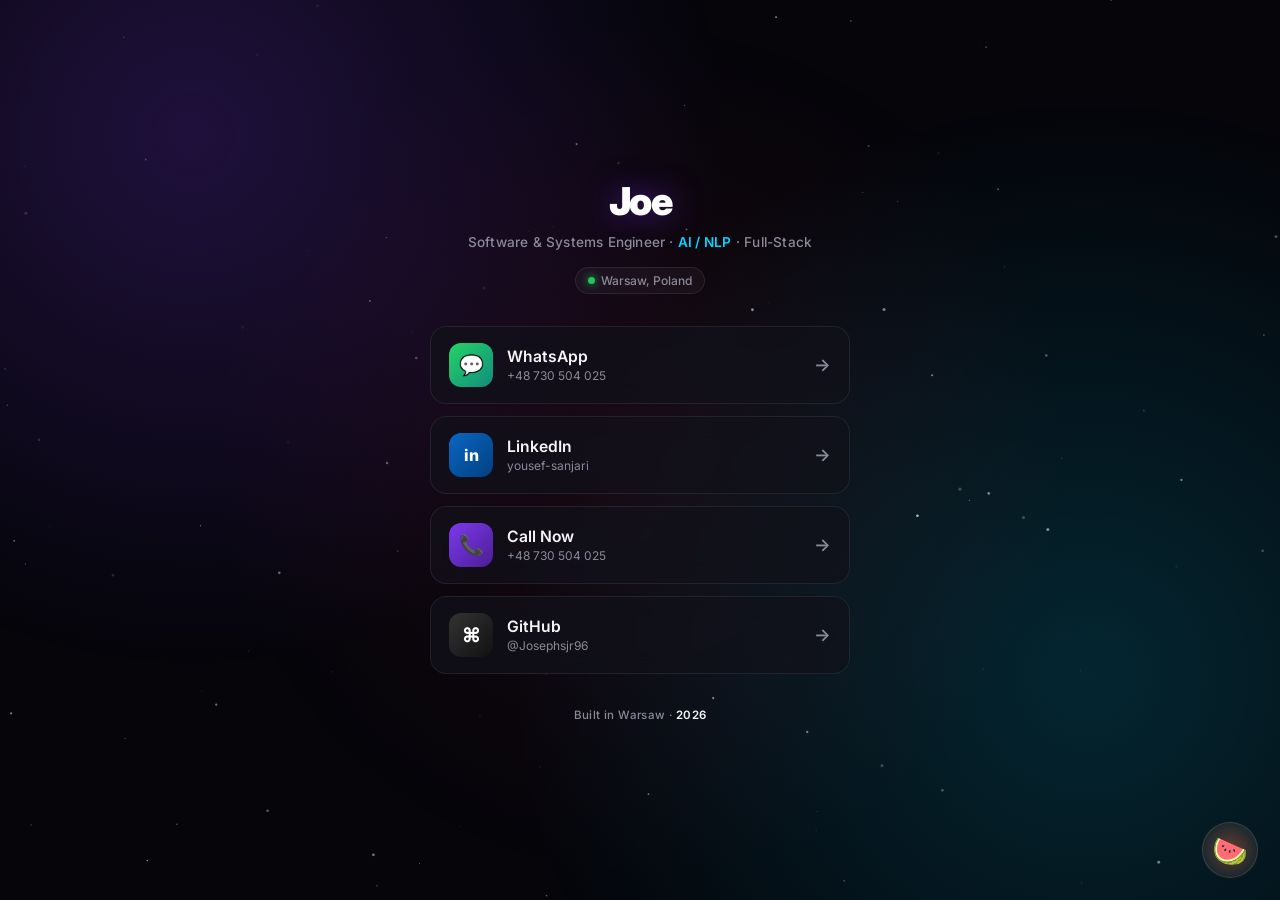
<file: card.html>
<!DOCTYPE html>
<html lang="en">
<head>
<meta charset="UTF-8" />
<meta name="viewport" content="width=device-width, initial-scale=1.0, viewport-fit=cover" />
<title>Joe — Contact</title>
<meta name="theme-color" content="#05050a" />
<meta name="apple-mobile-web-app-capable" content="yes">
<meta name="apple-mobile-web-app-status-bar-style" content="black-translucent">
<link rel="preconnect" href="https://fonts.googleapis.com">
<link rel="preconnect" href="https://fonts.gstatic.com" crossorigin>
<link href="https://fonts.googleapis.com/css2?family=Inter:wght@400;500;600;800;900&display=swap" rel="stylesheet">
<link rel="icon" href="data:image/svg+xml,<svg xmlns='http://www.w3.org/2000/svg' viewBox='0 0 100 100'><rect width='100' height='100' rx='24' fill='%237c3aed'/><text x='50' y='50' font-family='Inter,sans-serif' font-size='58' font-weight='900' fill='white' text-anchor='middle' dominant-baseline='central'>J</text></svg>" />
<style>
  :root {
    --bg: #05050a;
    --card: rgba(18,18,26,0.7);
    --card-hover: rgba(26,26,36,0.9);
    --border: rgba(255,255,255,0.08);
    --text: #f5f5f7;
    --muted: #8a8a99;
    --wa: #25d366;
    --wa-dark: #128c7e;
    --li: #0a66c2;
    --call: #7c3aed;
    --accent2: #00d4ff;
  }
  * { box-sizing: border-box; margin: 0; padding: 0; -webkit-tap-highlight-color: transparent; }
  html, body { min-height: 100%; }
  body {
    font-family: "Inter", -apple-system, BlinkMacSystemFont, "Segoe UI", Roboto, sans-serif;
    background: var(--bg);
    color: var(--text);
    min-height: 100vh;
    min-height: 100dvh;
    display: flex;
    align-items: center;
    justify-content: center;
    padding: 24px 18px;
    overflow-x: hidden;
    position: relative;
    -webkit-font-smoothing: antialiased;
    -moz-osx-font-smoothing: grayscale;
  }

  #galaxy { position: fixed; inset: 0; z-index: 0; pointer-events: none; }
  body::before {
    content: "";
    position: fixed; inset: 0;
    background:
      radial-gradient(circle at 15% 15%, rgba(124,58,237,0.22), transparent 40%),
      radial-gradient(circle at 85% 75%, rgba(0,212,255,0.16), transparent 45%),
      radial-gradient(circle at 50% 50%, rgba(255,51,102,0.08), transparent 55%);
    z-index: 1;
    animation: bgShift 22s ease-in-out infinite alternate;
    pointer-events: none;
  }
  @keyframes bgShift {
    0%   { transform: scale(1) rotate(0deg); opacity: 1; }
    100% { transform: scale(1.2) rotate(4deg); opacity: 0.85; }
  }

  .wrap {
    position: relative; z-index: 2;
    width: 100%; max-width: 420px;
    animation: fadeUp 0.6s cubic-bezier(0.16, 1, 0.3, 1) both;
  }
  @keyframes fadeUp {
    from { opacity: 0; transform: translateY(16px); }
    to   { opacity: 1; transform: translateY(0); }
  }

  .hero { text-align: center; margin-bottom: 32px; }
  h1 {
    font-family: "Inter", sans-serif;
    font-size: 2.4rem; font-weight: 900;
    letter-spacing: -1.5px; margin-bottom: 8px;
    color: #fff;
    text-shadow: 0 0 30px rgba(124,58,237,0.5);
  }
  .role {
    font-size: 0.85rem; color: var(--muted);
    letter-spacing: 0.2px; line-height: 1.5; font-weight: 500;
  }
  .role span { color: var(--accent2); font-weight: 600; }

  .loc {
    display: inline-flex; align-items: center; gap: 6px;
    margin-top: 14px; padding: 5px 12px;
    background: rgba(255,255,255,0.04);
    border: 1px solid var(--border);
    border-radius: 100px;
    font-size: 0.75rem; color: var(--muted); font-weight: 500;
    backdrop-filter: blur(8px);
  }
  .dot {
    width: 7px; height: 7px; border-radius: 50%;
    background: #22c55e; box-shadow: 0 0 8px #22c55e;
    animation: blink 2s ease-in-out infinite;
  }
  @keyframes blink { 0%, 100% { opacity: 1; } 50% { opacity: 0.4; } }

  .actions { display: flex; flex-direction: column; gap: 12px; }

  .btn {
    display: flex; align-items: center; gap: 14px;
    padding: 16px 18px;
    background: var(--card);
    border: 1px solid var(--border);
    border-radius: 16px;
    text-decoration: none; color: var(--text);
    font-weight: 600; font-size: 0.98rem;
    position: relative; overflow: hidden;
    transition: transform 0.15s ease, background 0.2s ease, border-color 0.2s ease;
    backdrop-filter: blur(12px);
    -webkit-backdrop-filter: blur(12px);
    -webkit-user-select: none; user-select: none;
  }
  .btn:active { transform: scale(0.97); }
  .btn:hover {
    background: var(--card-hover);
    border-color: rgba(255,255,255,0.16);
  }
  .btn .icon {
    width: 44px; height: 44px; border-radius: 12px;
    display: flex; align-items: center; justify-content: center;
    flex-shrink: 0; font-size: 1.25rem; font-weight: 800;
    transition: transform 0.25s cubic-bezier(0.34, 1.56, 0.64, 1);
  }
  .btn:hover .icon { transform: scale(1.06); }
  .btn .label { flex: 1; text-align: left; }
  .btn .label small {
    display: block; font-weight: 400; font-size: 0.75rem;
    color: var(--muted); margin-top: 2px;
  }
  .btn .arrow {
    color: var(--muted); font-size: 1.1rem;
    transition: transform 0.2s ease;
  }
  .btn:hover .arrow { transform: translateX(4px); color: var(--text); }

  .btn.wa  .icon { background: linear-gradient(135deg, var(--wa), var(--wa-dark)); color: #fff; }
  .btn.li  .icon { background: linear-gradient(135deg, var(--li), #004182); color: #fff; font-size: 1rem; }
  .btn.call .icon { background: linear-gradient(135deg, var(--call), #4c1d95); color: #fff; }
  .btn.gh  .icon { background: linear-gradient(135deg, #333, #111); color: #fff; }

  .btn.wa:hover   { border-color: rgba(37,211,102,0.4); }
  .btn.li:hover   { border-color: rgba(10,102,194,0.4); }
  .btn.call:hover { border-color: rgba(124,58,237,0.4); }
  .btn.gh:hover   { border-color: rgba(255,255,255,0.25); }

  .foot {
    margin-top: 34px; text-align: center;
    font-size: 0.72rem; color: var(--muted);
    letter-spacing: 0.4px; font-weight: 500;
  }
  .foot strong { color: var(--text); font-weight: 600; }

  /* ===== 🍉 Floating easter egg fruit ===== */
  .egg {
    position: fixed;
    bottom: 22px;
    right: 22px;
    width: 56px;
    height: 56px;
    border-radius: 50%;
    background: rgba(255,255,255,0.06);
    border: 1px solid rgba(255,255,255,0.12);
    backdrop-filter: blur(12px);
    -webkit-backdrop-filter: blur(12px);
    display: flex;
    align-items: center;
    justify-content: center;
    font-size: 1.8rem;
    cursor: pointer;
    z-index: 50;
    animation: float 3.5s ease-in-out infinite;
    transition: transform 0.2s ease, background 0.2s ease;
    user-select: none;
    -webkit-user-select: none;
  }
  .egg:hover {
    background: rgba(255,255,255,0.14);
    transform: scale(1.1);
  }
  .egg:active { transform: scale(0.95); }
  @keyframes float {
    0%, 100% { transform: translateY(0) rotate(-4deg); }
    50%      { transform: translateY(-8px) rotate(4deg); }
  }
  /* Tiny pulsing halo */
  .egg::after {
    content: "";
    position: absolute;
    inset: -4px;
    border-radius: 50%;
    background: radial-gradient(circle, rgba(255,107,53,0.35), transparent 70%);
    z-index: -1;
    animation: halo 2.5s ease-in-out infinite;
    pointer-events: none;
  }
  @keyframes halo {
    0%, 100% { opacity: 0.4; transform: scale(1); }
    50%      { opacity: 0.8; transform: scale(1.15); }
  }

  /* ===== Game panel ===== */
  #game-panel {
    position: fixed; inset: 0;
    z-index: 100;
    background: #05050a;
    display: none;
    flex-direction: column;
    align-items: center;
    justify-content: center;
    padding: 16px;
    opacity: 0;
    transition: opacity 0.3s ease;
  }
  #game-panel.open { display: flex; opacity: 1; }

  #game-panel .top {
    position: absolute;
    top: 18px; left: 18px; right: 18px;
    display: flex; justify-content: space-between; align-items: center;
    z-index: 10;
  }
  .back-btn {
    display: inline-flex; align-items: center; gap: 8px;
    padding: 10px 16px;
    background: rgba(255,255,255,0.08);
    border: 1px solid rgba(255,255,255,0.14);
    border-radius: 100px;
    color: #fff;
    font-family: inherit; font-size: 0.85rem; font-weight: 600;
    cursor: pointer;
    backdrop-filter: blur(12px);
    transition: all 0.2s ease;
  }
  .back-btn:hover { background: rgba(255,255,255,0.15); }
  .score-badge {
    display: inline-flex; align-items: center; gap: 6px;
    padding: 10px 16px;
    background: rgba(255,107,53,0.15);
    border: 1px solid rgba(255,107,53,0.4);
    border-radius: 100px;
    color: #ff6b35;
    font-size: 0.85rem; font-weight: 700;
    backdrop-filter: blur(12px);
  }
  #game-canvas {
    display: block;
    max-width: 100%;
    border-radius: 20px;
    box-shadow: 0 30px 80px -20px rgba(124,58,237,0.6);
    background: radial-gradient(circle at 50% 50%, rgba(124,58,237,0.15), rgba(5,5,10,1) 70%);
    touch-action: none;
    cursor: crosshair;
  }
  .game-hint {
    position: absolute; bottom: 20px; left: 50%;
    transform: translateX(-50%);
    color: var(--muted); font-size: 0.78rem;
    text-align: center;
    padding: 8px 16px;
    background: rgba(0,0,0,0.5);
    border-radius: 100px;
    backdrop-filter: blur(8px);
    white-space: nowrap;
  }

  @media (max-width: 400px) {
    h1 { font-size: 2rem; }
    .btn { padding: 14px 16px; }
    .btn .icon { width: 40px; height: 40px; font-size: 1.15rem; }
    .egg { width: 50px; height: 50px; font-size: 1.6rem; bottom: 18px; right: 18px; }
    .game-hint { font-size: 0.7rem; }
  }
</style>
</head>
<body>

<canvas id="galaxy"></canvas>

<div class="wrap">
  <div class="hero">
    <h1>Joe</h1>
    <p class="role">
      Software &amp; Systems Engineer · <span>AI / NLP</span> · Full-Stack
    </p>
    <div class="loc">
      <span class="dot"></span>
      Warsaw, Poland
    </div>
  </div>

  <div class="actions">
    <a class="btn wa" href="https://wa.me/48730504025?text=Hi%20Joe!%20I%20saw%20your%20QR%20code." target="_blank" rel="noopener">
      <div class="icon">💬</div>
      <div class="label">WhatsApp<small>+48 730 504 025</small></div>
      <div class="arrow">→</div>
    </a>
    <a class="btn li" href="https://linkedin.com/in/yousef-sanjari-712947207" target="_blank" rel="noopener">
      <div class="icon">in</div>
      <div class="label">LinkedIn<small>yousef-sanjari</small></div>
      <div class="arrow">→</div>
    </a>
    <a class="btn call" href="tel:+48730504025">
      <div class="icon">📞</div>
      <div class="label">Call Now<small>+48 730 504 025</small></div>
      <div class="arrow">→</div>
    </a>
    <a class="btn gh" href="https://github.com/Josephsjr96" target="_blank" rel="noopener">
      <div class="icon">⌘</div>
      <div class="label">GitHub<small>@Josephsjr96</small></div>
      <div class="arrow">→</div>
    </a>
  </div>

  <div class="foot">
    Built in Warsaw · <strong>2026</strong>
  </div>
</div>

<!-- 🍉 Secret fruit -->
<div class="egg" onclick="openGame()" title="…you found me">🍉</div>

<!-- Game panel -->
<div id="game-panel">
  <div class="top">
    <button class="back-btn" onclick="closeGame()">← Back</button>
    <div class="score-badge">🍉 Score: <span id="score">0</span></div>
  </div>
  <canvas id="game-canvas" width="360" height="540"></canvas>
  <div class="game-hint">Swipe to slice — miss 3 and it's over</div>
</div>

<script>
/* =========================================================
   1. GALAXY BACKGROUND
   ========================================================= */
(function galaxy() {
  const canvas = document.getElementById("galaxy");
  const ctx = canvas.getContext("2d");
  let W, H, stars = [];

  function resize() {
    W = canvas.width = window.innerWidth;
    H = canvas.height = window.innerHeight;
    stars = [];
    const count = Math.floor((W * H) / 9000);
    for (let i = 0; i < count; i++) {
      stars.push({
        x: Math.random() * W,
        y: Math.random() * H,
        r: Math.random() * 1.4 + 0.2,
        a: Math.random() * 0.6 + 0.2,
        speed: Math.random() * 0.03 + 0.01,
        phase: Math.random() * Math.PI * 2
      });
    }
  }

  function draw(t) {
    ctx.clearRect(0, 0, W, H);
    for (const s of stars) {
      const twinkle = 0.5 + 0.5 * Math.sin(t * 0.001 + s.phase);
      ctx.beginPath();
      ctx.arc(s.x, s.y, s.r, 0, Math.PI * 2);
      ctx.fillStyle = `rgba(255,255,255,${s.a * twinkle})`;
      ctx.fill();
      s.y += s.speed;
      if (s.y > H) { s.y = 0; s.x = Math.random() * W; }
    }
    requestAnimationFrame(draw);
  }

  resize();
  window.addEventListener("resize", resize);
  requestAnimationFrame(draw);
})();

/* =========================================================
   2. FRUIT SLICE MINI-GAME
   ========================================================= */
let gameRunning = false;
let gameRAF = null;
let gameScore = 0;
let gameLives = 3;
let fruits = [];
let slices = [];
let particles = [];
let lastTime = 0;
let spawnTimer = 0;
let pointerDown = false;
let pointerTrail = [];
let pointerX = 0, pointerY = 0;

const canvas = document.getElementById("game-canvas");
const ctx = canvas.getContext("2d");
const W = canvas.width;
const H = canvas.height;
const scoreEl = document.getElementById("score");

const FRUITS = [
  { emoji: "🍉", color: "#ff4d6d", radius: 28 },
  { emoji: "🍊", color: "#ffa726", radius: 26 },
  { emoji: "🍎", color: "#ef5350", radius: 26 },
  { emoji: "🍋", color: "#ffeb3b", radius: 24 },
  { emoji: "🥝", color: "#8bc34a", radius: 24 },
  { emoji: "🍇", color: "#9c27b0", radius: 26 }
];

function openGame() {
  document.getElementById("game-panel").classList.add("open");
  document.body.style.overflow = "hidden";
  startGame();
}
function closeGame() {
  document.getElementById("game-panel").classList.remove("open");
  document.body.style.overflow = "";
  stopGame();
}

function startGame() {
  gameScore = 0;
  gameLives = 3;
  fruits = [];
  slices = [];
  particles = [];
  pointerTrail = [];
  spawnTimer = 0;
  scoreEl.textContent = "0";
  gameRunning = true;
  lastTime = performance.now();
  gameRAF = requestAnimationFrame(gameLoop);
}
function stopGame() {
  gameRunning = false;
  if (gameRAF) cancelAnimationFrame(gameRAF);
  gameRAF = null;
}

function spawnFruit() {
  const f = FRUITS[Math.floor(Math.random() * FRUITS.length)];
  const x = 60 + Math.random() * (W - 120);
  const vx = (Math.random() - 0.5) * 2;
  const vy = -(Math.random() * 3 + 9);
  fruits.push({
    x, y: H + 40, vx, vy,
    r: f.radius, emoji: f.emoji, color: f.color,
    rot: 0, rotSpeed: (Math.random() - 0.5) * 0.08
  });
}

function gameLoop(now) {
  if (!gameRunning) return;
  const dt = Math.min(now - lastTime, 40);
  lastTime = now;

  spawnTimer += dt;
  if (spawnTimer > 750) { spawnFruit(); spawnTimer = 0; }

  for (let i = fruits.length - 1; i >= 0; i--) {
    const f = fruits[i];
    f.vy += 0.32;
    f.x += f.vx;
    f.y += f.vy;
    f.rot += f.rotSpeed;
    if (f.y > H + 60) {
      fruits.splice(i, 1);
      gameLives--;
      if (gameLives <= 0) { endGame(); return; }
    }
  }

  for (let i = slices.length - 1; i >= 0; i--) {
    const s = slices[i];
    s.vy += 0.32; s.x += s.vx; s.y += s.vy; s.rot += s.rotSpeed;
    s.life -= dt;
    if (s.life <= 0) slices.splice(i, 1);
  }

  for (let i = particles.length - 1; i >= 0; i--) {
    const p = particles[i];
    p.vy += 0.25; p.x += p.vx; p.y += p.vy;
    p.life -= dt;
    if (p.life <= 0) particles.splice(i, 1);
  }

  if (pointerDown) pointerTrail.push({ x: pointerX, y: pointerY, life: 300 });
  for (let i = pointerTrail.length - 1; i >= 0; i--) {
    pointerTrail[i].life -= dt;
    if (pointerTrail[i].life <= 0) pointerTrail.splice(i, 1);
  }

  for (let i = fruits.length - 1; i >= 0; i--) {
    const f = fruits[i];
    for (const pt of pointerTrail) {
      const dx = pt.x - f.x, dy = pt.y - f.y;
      if (dx * dx + dy * dy < (f.r + 14) * (f.r + 14)) {
        sliceFruit(f);
        fruits.splice(i, 1);
        gameScore++;
        scoreEl.textContent = gameScore;
        break;
      }
    }
  }

  drawGame();
  gameRAF = requestAnimationFrame(gameLoop);
}

function sliceFruit(f) {
  for (let s = -1; s <= 1; s += 2) {
    slices.push({
      x: f.x, y: f.y,
      vx: s * 2.5 + f.vx,
      vy: f.vy - 1,
      r: f.r, emoji: f.emoji,
      rot: 0, rotSpeed: s * 0.15,
      life: 900
    });
  }
  for (let i = 0; i < 12; i++) {
    const ang = Math.random() * Math.PI * 2;
    const sp = Math.random() * 4 + 1;
    particles.push({
      x: f.x, y: f.y,
      vx: Math.cos(ang) * sp,
      vy: Math.sin(ang) * sp,
      color: f.color, life: 600,
      size: Math.random() * 4 + 2
    });
  }
}

function drawGame() {
  ctx.clearRect(0, 0, W, H);

  if (pointerTrail.length > 1) {
    ctx.save();
    ctx.lineCap = "round"; ctx.lineJoin = "round";
    for (let i = 1; i < pointerTrail.length; i++) {
      const p0 = pointerTrail[i - 1];
      const p1 = pointerTrail[i];
      const alpha = p1.life / 300;
      ctx.strokeStyle = `rgba(0,212,255,${alpha * 0.9})`;
      ctx.lineWidth = 4 + alpha * 6;
      ctx.beginPath();
      ctx.moveTo(p0.x, p0.y);
      ctx.lineTo(p1.x, p1.y);
      ctx.stroke();
    }
    ctx.restore();
  }

  ctx.textAlign = "center";
  ctx.textBaseline = "middle";
  for (const f of fruits) {
    ctx.save();
    ctx.translate(f.x, f.y);
    ctx.rotate(f.rot);
    ctx.font = `${f.r * 1.8}px serif`;
    ctx.fillText(f.emoji, 0, 0);
    ctx.restore();
  }

  for (const s of slices) {
    ctx.save();
    ctx.translate(s.x, s.y);
    ctx.rotate(s.rot);
    ctx.globalAlpha = Math.max(0, s.life / 900);
    ctx.font = `${s.r * 1.8}px serif`;
    ctx.fillText(s.emoji, 0, 0);
    ctx.restore();
  }

  for (const p of particles) {
    ctx.globalAlpha = Math.max(0, p.life / 600);
    ctx.fillStyle = p.color;
    ctx.beginPath();
    ctx.arc(p.x, p.y, p.size, 0, Math.PI * 2);
    ctx.fill();
  }
  ctx.globalAlpha = 1;

  ctx.font = "24px serif";
  ctx.textAlign = "left";
  ctx.fillStyle = "#fff";
  for (let i = 0; i < gameLives; i++) {
    ctx.fillText("❤️", 16 + i * 30, 30);
  }
}

function endGame() {
  stopGame();
  ctx.clearRect(0, 0, W, H);
  ctx.fillStyle = "rgba(5,5,10,0.9)";
  ctx.fillRect(0, 0, W, H);

  ctx.fillStyle = "#fff";
  ctx.font = "900 42px Inter, sans-serif";
  ctx.textAlign = "center";
  ctx.fillText("Game Over", W / 2, H / 2 - 60);

  ctx.fillStyle = "#ff6b35";
  ctx.font = "800 28px Inter, sans-serif";
  ctx.fillText(`Score: ${gameScore}`, W / 2, H / 2);

  ctx.fillStyle = "#8a8a99";
  ctx.font = "500 16px Inter, sans-serif";
  ctx.fillText("Tap to play again", W / 2, H / 2 + 60);

  canvas.onclick = () => { canvas.onclick = null; startGame(); };
}

function getPos(e) {
  const rect = canvas.getBoundingClientRect();
  const scaleX = W / rect.width;
  const scaleY = H / rect.height;
  const t = e.touches ? e.touches[0] : e;
  pointerX = (t.clientX - rect.left) * scaleX;
  pointerY = (t.clientY - rect.top) * scaleY;
}
canvas.addEventListener("pointerdown", e => { pointerDown = true; getPos(e); pointerTrail = []; });
canvas.addEventListener("pointermove", e => { if (pointerDown) getPos(e); });
canvas.addEventListener("pointerup", () => { pointerDown = false; });
canvas.addEventListener("pointerleave", () => { pointerDown = false; });
</script>

</body>
</html>
</file>
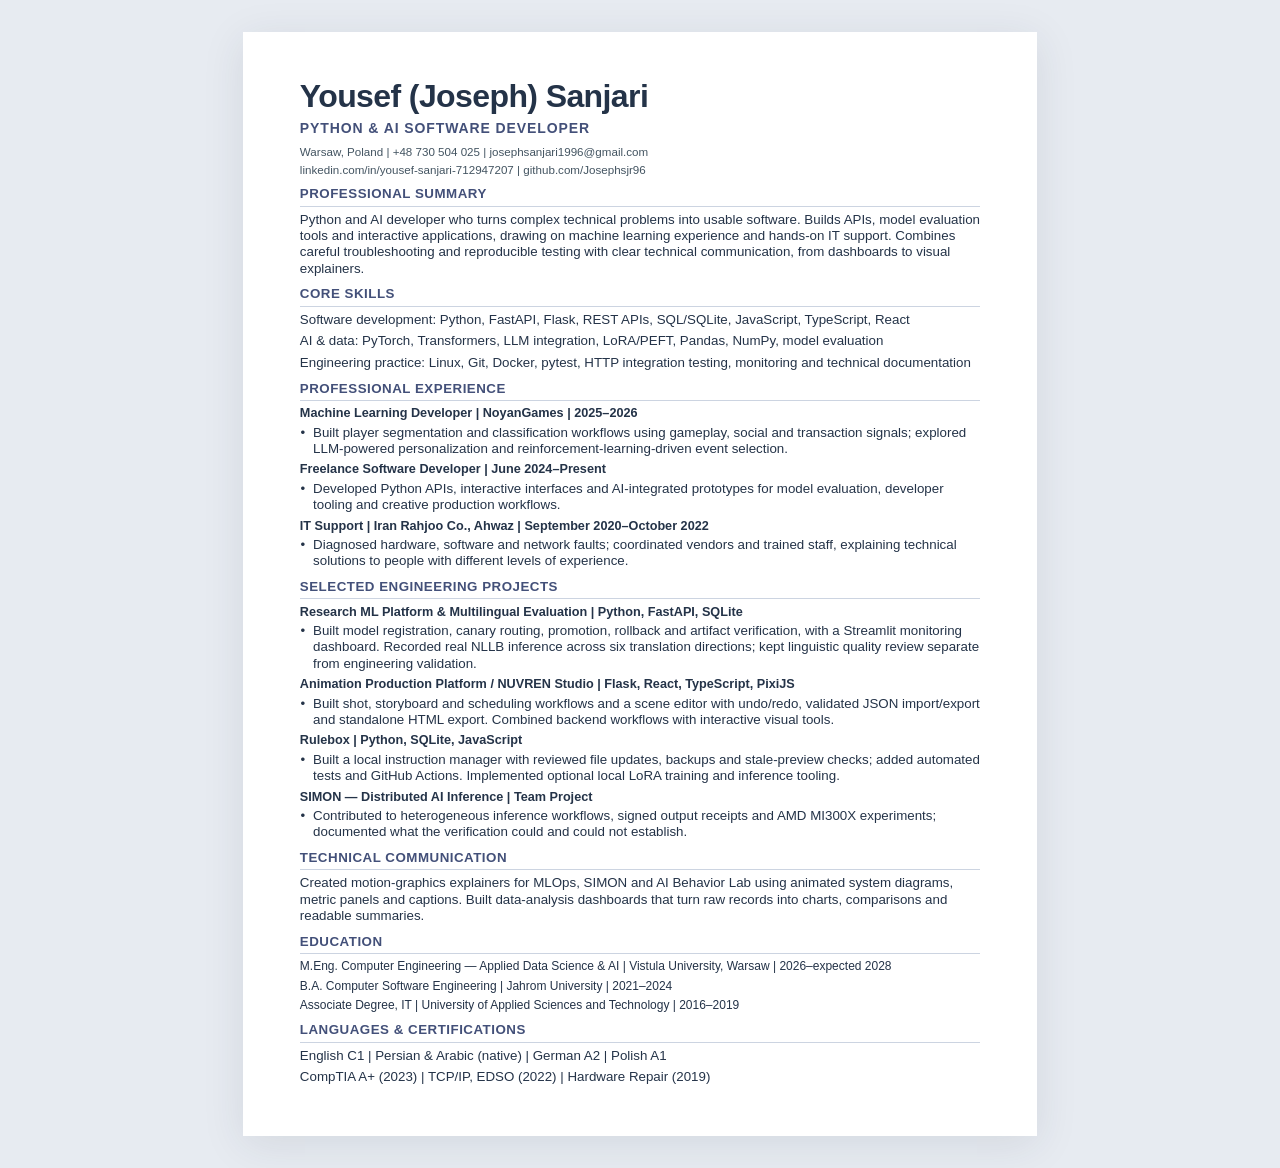
<file: cv.html>
<!doctype html><html lang="en"><head><meta charset="utf-8"><meta name="viewport" content="width=device-width,initial-scale=1"><title>Yousef Sanjari — Python &amp; AI Software Developer</title><link rel="stylesheet" href="cv-print.css"></head><body><main><h1 class="name">Yousef (Joseph) Sanjari</h1><p class="role">PYTHON &amp; AI SOFTWARE DEVELOPER</p><p class="contact">Warsaw, Poland | +48 730 504 025 | josephsanjari1996@gmail.com</p><p class="links"><a href="https://linkedin.com/in/yousef-sanjari-712947207">linkedin.com/in/yousef-sanjari-712947207</a> | <a href="https://github.com/Josephsjr96">github.com/Josephsjr96</a></p><h2 class="section">Professional Summary</h2><p class="p">Python and AI developer who turns complex technical problems into usable software. Builds APIs, model evaluation tools and interactive applications, drawing on machine learning experience and hands-on IT support. Combines careful troubleshooting and reproducible testing with clear technical communication, from dashboards to visual explainers.</p><h2 class="section">Core Skills</h2><p class="skill">Software development: Python, FastAPI, Flask, REST APIs, SQL/SQLite, JavaScript, TypeScript, React</p><p class="skill">AI &amp; data: PyTorch, Transformers, LLM integration, LoRA/PEFT, Pandas, NumPy, model evaluation</p><p class="skill">Engineering practice: Linux, Git, Docker, pytest, HTTP integration testing, monitoring and technical documentation</p><h2 class="section">Professional Experience</h2><h3 class="job">Machine Learning Developer | NoyanGames | 2025–2026</h3><p class="bullet">Built player segmentation and classification workflows using gameplay, social and transaction signals; explored LLM-powered personalization and reinforcement-learning-driven event selection.</p><h3 class="job">Freelance Software Developer | June 2024–Present</h3><p class="bullet">Developed Python APIs, interactive interfaces and AI-integrated prototypes for model evaluation, developer tooling and creative production workflows.</p><h3 class="job">IT Support | Iran Rahjoo Co., Ahwaz | September 2020–October 2022</h3><p class="bullet">Diagnosed hardware, software and network faults; coordinated vendors and trained staff, explaining technical solutions to people with different levels of experience.</p><h2 class="section">Selected Engineering Projects</h2><h3 class="job">Research ML Platform &amp; Multilingual Evaluation | Python, FastAPI, SQLite</h3><p class="bullet">Built model registration, canary routing, promotion, rollback and artifact verification, with a Streamlit monitoring dashboard. Recorded real NLLB inference across six translation directions; kept linguistic quality review separate from engineering validation.</p><h3 class="job">Animation Production Platform / NUVREN Studio | Flask, React, TypeScript, PixiJS</h3><p class="bullet">Built shot, storyboard and scheduling workflows and a scene editor with undo/redo, validated JSON import/export and standalone HTML export. Combined backend workflows with interactive visual tools.</p><h3 class="job">Rulebox | Python, SQLite, JavaScript</h3><p class="bullet">Built a local instruction manager with reviewed file updates, backups and stale-preview checks; added automated tests and GitHub Actions. Implemented optional local LoRA training and inference tooling.</p><h3 class="job">SIMON — Distributed AI Inference | Team Project</h3><p class="bullet">Contributed to heterogeneous inference workflows, signed output receipts and AMD MI300X experiments; documented what the verification could and could not establish.</p><h2 class="section">Technical Communication</h2><p class="p">Created motion-graphics explainers for MLOps, SIMON and AI Behavior Lab using animated system diagrams, metric panels and captions. Built data-analysis dashboards that turn raw records into charts, comparisons and readable summaries.</p><h2 class="section">Education</h2><p class="edu">M.Eng. Computer Engineering — Applied Data Science &amp; AI | Vistula University, Warsaw | 2026–expected 2028</p><p class="edu">B.A. Computer Software Engineering | Jahrom University | 2021–2024</p><p class="edu">Associate Degree, IT | University of Applied Sciences and Technology | 2016–2019</p><h2 class="section">Languages &amp; Certifications</h2><p class="p">English C1 | Persian &amp; Arabic (native) | German A2 | Polish A1</p><p class="p">CompTIA A+ (2023) | TCP/IP, EDSO (2022) | Hardware Repair (2019)</p></main></body></html>
</file>
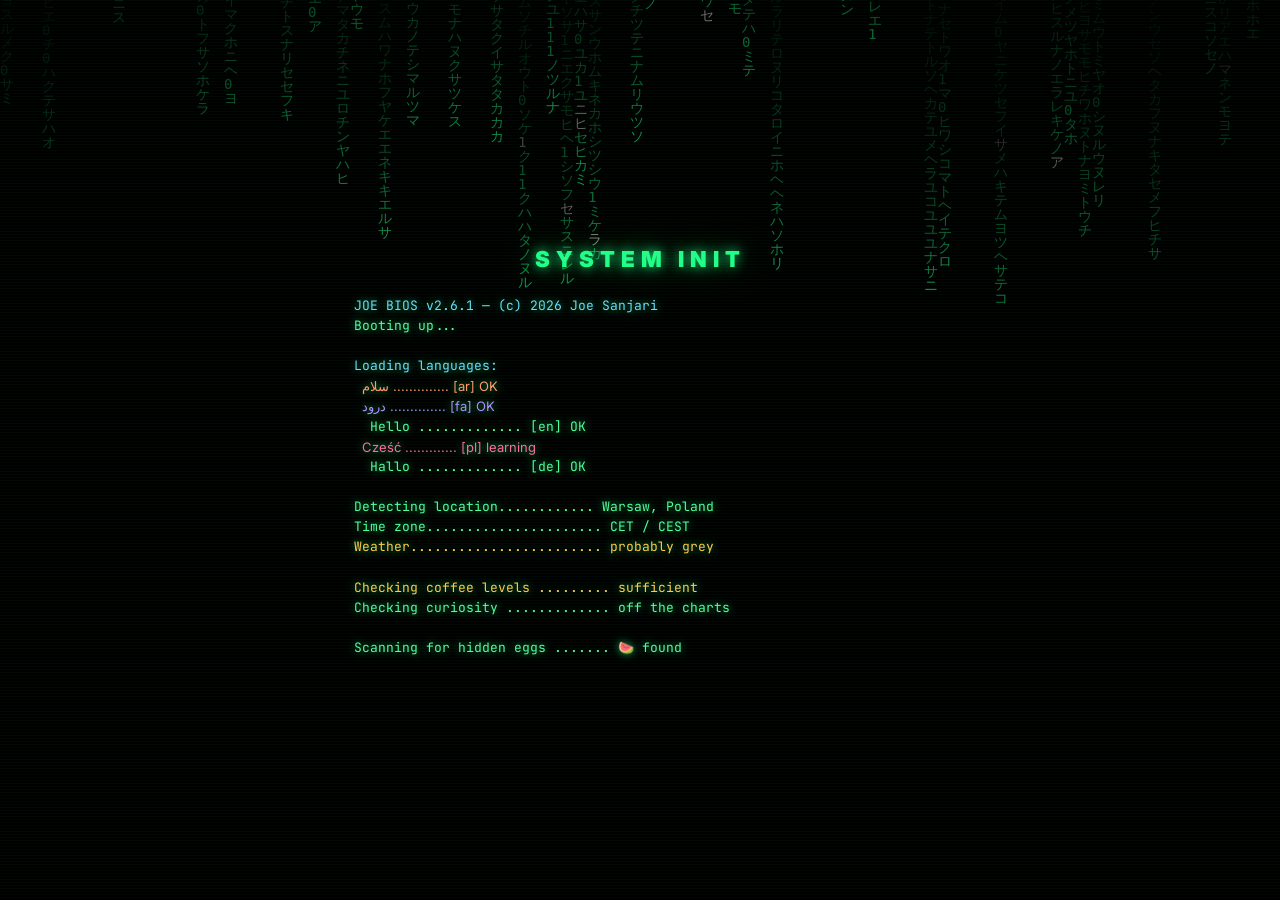
<file: deepseek_html_20261010_9351a8.html>
<!DOCTYPE html>
<html lang="en">
<head>
<meta charset="UTF-8" />
<meta name="viewport" content="width=device-width, initial-scale=1.0, viewport-fit=cover" />
<title>Joe — Contact</title>
<meta name="theme-color" content="#05050a" />
<meta name="apple-mobile-web-app-capable" content="yes">
<meta name="apple-mobile-web-app-status-bar-style" content="black-translucent">
<link rel="preconnect" href="https://fonts.googleapis.com">
<link rel="preconnect" href="https://fonts.gstatic.com" crossorigin>
<link href="https://fonts.googleapis.com/css2?family=Inter:wght@400;500;600;800;900&family=JetBrains+Mono:wght@400;700&display=swap" rel="stylesheet">
<link rel="icon" href="data:image/svg+xml,<svg xmlns='http://www.w3.org/2000/svg' viewBox='0 0 100 100'><rect width='100' height='100' rx='24' fill='%237c3aed'/><text x='50' y='50' font-family='Inter,sans-serif' font-size='58' font-weight='900' fill='white' text-anchor='middle' dominant-baseline='central'>J</text></svg>" />
<style>
  :root {
    --bg: #05050a;
    --card: rgba(18,18,26,0.7);
    --card-hover: rgba(26,26,36,0.9);
    --border: rgba(255,255,255,0.08);
    --text: #f5f5f7;
    --muted: #8a8a99;
    --wa: #25d366;
    --wa-dark: #128c7e;
    --li: #0a66c2;
    --call: #7c3aed;
    --accent2: #00d4ff;
    --dos: #22ff88;
    --dos-dim: #0a3a1f;
  }
  * { box-sizing: border-box; margin: 0; padding: 0; -webkit-tap-highlight-color: transparent; }
  html, body { min-height: 100%; }
  body {
    font-family: "Inter", -apple-system, BlinkMacSystemFont, "Segoe UI", Roboto, sans-serif;
    background: var(--bg);
    color: var(--text);
    min-height: 100vh;
    min-height: 100dvh;
    display: flex;
    align-items: center;
    justify-content: center;
    padding: 24px 18px;
    overflow-x: hidden;
    position: relative;
    -webkit-font-smoothing: antialiased;
    -moz-osx-font-smoothing: grayscale;
  }

  /* =========================================================
     BOOT SEQUENCE
     ========================================================= */
  #boot {
    position: fixed;
    inset: 0;
    z-index: 9999;
    background: #000;
    display: flex;
    align-items: center;
    justify-content: center;
    font-family: "JetBrains Mono", "Consolas", monospace;
    color: var(--dos);
    overflow: hidden;
    transition: opacity 0.6s ease, visibility 0.6s ease;
  }
  #boot.hide {
    opacity: 0;
    visibility: hidden;
    pointer-events: none;
  }

  #matrix {
    position: absolute;
    inset: 0;
    z-index: 0;
    opacity: 0.55;
  }

  #boot::after {
    content: "";
    position: absolute;
    inset: 0;
    background: repeating-linear-gradient(
      to bottom,
      rgba(0, 255, 100, 0.03) 0px,
      rgba(0, 255, 100, 0.03) 1px,
      transparent 1px,
      transparent 3px
    );
    pointer-events: none;
    z-index: 2;
    animation: scanShift 8s linear infinite;
  }
  @keyframes scanShift {
    from { background-position: 0 0; }
    to   { background-position: 0 30px; }
  }

  #boot::before {
    content: "";
    position: absolute;
    inset: 0;
    background: radial-gradient(circle at center, transparent 40%, rgba(0,0,0,0.85) 100%);
    pointer-events: none;
    z-index: 1;
  }

  #boot-inner {
    position: relative;
    z-index: 3;
    width: 100%;
    max-width: 620px;
    padding: 24px;
    font-size: 13px;
    line-height: 1.55;
    text-shadow: 0 0 8px rgba(34, 255, 136, 0.65);
  }

  #boot-inner .line {
    opacity: 0;
    transform: translateY(2px);
    animation: lineIn 0.15s ease forwards;
    white-space: pre-wrap;
    word-break: break-word;
  }
  @keyframes lineIn {
    to { opacity: 1; transform: translateY(0); }
  }

  #boot-inner .ok    { color: #4fff9a; }
  #boot-inner .warn  { color: #ffcc44; }
  #boot-inner .info  { color: #66ddff; }
  #boot-inner .err   { color: #ff5f6d; }
  #boot-inner .dim   { color: #2a6b46; }
  #boot-inner .ar    { color: #ff9a6b; font-family: "Inter", sans-serif; }
  #boot-inner .fa    { color: #b48cff; font-family: "Inter", sans-serif; }
  #boot-inner .pl    { color: #ff6b9d; font-family: "Inter", sans-serif; }

  #bar {
    margin-top: 10px;
    display: none;
    font-family: inherit;
    color: var(--dos);
  }
  #bar .frame { color: #2a6b46; }

  #boot-title {
    text-align: center;
    font-family: "Inter", sans-serif;
    font-weight: 900;
    letter-spacing: 6px;
    font-size: 22px;
    color: var(--dos);
    text-shadow:
      0 0 12px rgba(34, 255, 136, 0.9),
      0 0 32px rgba(34, 255, 136, 0.5);
    margin-bottom: 20px;
    opacity: 0;
    animation: titleGlitch 0.7s ease forwards 0.1s;
  }
  @keyframes titleGlitch {
    0%   { opacity: 0; letter-spacing: 18px; filter: blur(4px); }
    60%  { opacity: 1; letter-spacing: 4px; filter: blur(0); }
    80%  { letter-spacing: 8px; }
    100% { opacity: 1; letter-spacing: 6px; }
  }

  /* =========================================================
     PAGE
     ========================================================= */
  .page {
    opacity: 0;
    transition: opacity 0.9s ease 0.2s;
  }
  .page.show { opacity: 1; }

  #galaxy { position: fixed; inset: 0; z-index: 0; pointer-events: none; }
  body::before {
    content: "";
    position: fixed; inset: 0;
    background:
      radial-gradient(circle at 15% 15%, rgba(124,58,237,0.22), transparent 40%),
      radial-gradient(circle at 85% 75%, rgba(0,212,255,0.16), transparent 45%),
      radial-gradient(circle at 50% 50%, rgba(255,51,102,0.08), transparent 55%);
    z-index: 1;
    animation: bgShift 22s ease-in-out infinite alternate;
    pointer-events: none;
  }
  @keyframes bgShift {
    0%   { transform: scale(1) rotate(0deg); opacity: 1; }
    100% { transform: scale(1.2) rotate(4deg); opacity: 0.85; }
  }

  .wrap {
    position: relative; z-index: 2;
    width: 100%; max-width: 420px;
    animation: fadeUp 0.6s cubic-bezier(0.16, 1, 0.3, 1) both;
  }
  @keyframes fadeUp {
    from { opacity: 0; transform: translateY(16px); }
    to   { opacity: 1; transform: translateY(0); }
  }

  .hero { text-align: center; margin-bottom: 32px; }
  h1 {
    font-family: "Inter", sans-serif;
    font-size: 2.4rem; font-weight: 900;
    letter-spacing: -1.5px; margin-bottom: 8px;
    color: #fff;
    text-shadow: 0 0 30px rgba(124,58,237,0.5);
  }
  .role {
    font-size: 0.85rem; color: var(--muted);
    letter-spacing: 0.2px; line-height: 1.5; font-weight: 500;
  }
  .role span { color: var(--accent2); font-weight: 600; }

  .loc {
    display: inline-flex; align-items: center; gap: 6px;
    margin-top: 14px; padding: 5px 12px;
    background: rgba(255,255,255,0.04);
    border: 1px solid var(--border);
    border-radius: 100px;
    font-size: 0.75rem; color: var(--muted); font-weight: 500;
    backdrop-filter: blur(8px);
  }
  .dot {
    width: 7px; height: 7px; border-radius: 50%;
    background: #22c55e; box-shadow: 0 0 8px #22c55e;
    animation: blink2 2s ease-in-out infinite;
  }
  @keyframes blink2 { 0%, 100% { opacity: 1; } 50% { opacity: 0.4; } }

  .actions { display: flex; flex-direction: column; gap: 12px; }

  .btn {
    display: flex; align-items: center; gap: 14px;
    padding: 16px 18px;
    background: var(--card);
    border: 1px solid var(--border);
    border-radius: 16px;
    text-decoration: none; color: var(--text);
    font-weight: 600; font-size: 0.98rem;
    position: relative; overflow: hidden;
    transition: transform 0.15s ease, background 0.2s ease, border-color 0.2s ease;
    backdrop-filter: blur(12px);
    -webkit-backdrop-filter: blur(12px);
    -webkit-user-select: none; user-select: none;
  }
  .btn:active { transform: scale(0.97); }
  .btn:hover {
    background: var(--card-hover);
    border-color: rgba(255,255,255,0.16);
  }
  .btn .icon {
    width: 44px; height: 44px; border-radius: 12px;
    display: flex; align-items: center; justify-content: center;
    flex-shrink: 0; font-size: 1.25rem; font-weight: 800;
    transition: transform 0.25s cubic-bezier(0.34, 1.56, 0.64, 1);
  }
  .btn:hover .icon { transform: scale(1.06); }
  .btn .label { flex: 1; text-align: left; }
  .btn .label small {
    display: block; font-weight: 400; font-size: 0.75rem;
    color: var(--muted); margin-top: 2px;
  }
  .btn .arrow {
    color: var(--muted); font-size: 1.1rem;
    transition: transform 0.2s ease;
  }
  .btn:hover .arrow { transform: translateX(4px); color: var(--text); }

  .btn.wa  .icon { background: linear-gradient(135deg, var(--wa), var(--wa-dark)); color: #fff; }
  .btn.li  .icon { background: linear-gradient(135deg, var(--li), #004182); color: #fff; font-size: 1rem; }
  .btn.call .icon { background: linear-gradient(135deg, var(--call), #4c1d95); color: #fff; }
  .btn.gh  .icon { background: linear-gradient(135deg, #333, #111); color: #fff; }

  .btn.wa:hover   { border-color: rgba(37,211,102,0.4); }
  .btn.li:hover   { border-color: rgba(10,102,194,0.4); }
  .btn.call:hover { border-color: rgba(124,58,237,0.4); }
  .btn.gh:hover   { border-color: rgba(255,255,255,0.25); }

  .foot {
    margin-top: 34px; text-align: center;
    font-size: 0.72rem; color: var(--muted);
    letter-spacing: 0.4px; font-weight: 500;
  }
  .foot strong { color: var(--text); font-weight: 600; }

  /* ===== 🍉 Floating easter egg fruit ===== */
  .egg {
    position: fixed;
    bottom: 22px; right: 22px;
    width: 56px; height: 56px;
    border-radius: 50%;
    background: rgba(255,255,255,0.06);
    border: 1px solid rgba(255,255,255,0.12);
    backdrop-filter: blur(12px);
    -webkit-backdrop-filter: blur(12px);
    display: flex; align-items: center; justify-content: center;
    font-size: 1.8rem;
    cursor: pointer;
    z-index: 50;
    animation: float 3.5s ease-in-out infinite;
    transition: transform 0.2s ease, background 0.2s ease;
    user-select: none; -webkit-user-select: none;
  }
  .egg:hover { background: rgba(255,255,255,0.14); transform: scale(1.1); }
  .egg:active { transform: scale(0.95); }
  @keyframes float {
    0%, 100% { transform: translateY(0) rotate(-4deg); }
    50%      { transform: translateY(-8px) rotate(4deg); }
  }
  .egg::after {
    content: "";
    position: absolute;
    inset: -4px;
    border-radius: 50%;
    background: radial-gradient(circle, rgba(255,107,53,0.35), transparent 70%);
    z-index: -1;
    animation: halo 2.5s ease-in-out infinite;
    pointer-events: none;
  }
  @keyframes halo {
    0%, 100% { opacity: 0.4; transform: scale(1); }
    50%      { opacity: 0.8; transform: scale(1.15); }
  }

  /* ===== Game panel ===== */
  #game-panel {
    position: fixed; inset: 0;
    z-index: 100;
    background: #05050a;
    display: none;
    flex-direction: column;
    align-items: center;
    justify-content: center;
    padding: 16px;
    opacity: 0;
    transition: opacity 0.3s ease;
  }
  #game-panel.open { display: flex; opacity: 1; }

  #game-panel .top {
    position: absolute;
    top: 18px; left: 18px; right: 18px;
    display: flex; justify-content: space-between; align-items: center;
    z-index: 10;
  }
  .back-btn {
    display: inline-flex; align-items: center; gap: 8px;
    padding: 10px 16px;
    background: rgba(255,255,255,0.08);
    border: 1px solid rgba(255,255,255,0.14);
    border-radius: 100px;
    color: #fff;
    font-family: inherit; font-size: 0.85rem; font-weight: 600;
    cursor: pointer;
    backdrop-filter: blur(12px);
    transition: all 0.2s ease;
  }
  .back-btn:hover { background: rgba(255,255,255,0.15); }
  .score-badge {
    display: inline-flex; align-items: center; gap: 6px;
    padding: 10px 16px;
    background: rgba(255,107,53,0.15);
    border: 1px solid rgba(255,107,53,0.4);
    border-radius: 100px;
    color: #ff6b35;
    font-size: 0.85rem; font-weight: 700;
    backdrop-filter: blur(12px);
  }
  #game-canvas {
    display: block;
    max-width: 100%;
    border-radius: 20px;
    box-shadow: 0 30px 80px -20px rgba(124,58,237,0.6);
    background: radial-gradient(circle at 50% 50%, rgba(124,58,237,0.15), rgba(5,5,10,1) 70%);
    touch-action: none;
    cursor: crosshair;
  }
  .game-hint {
    position: absolute; bottom: 20px; left: 50%;
    transform: translateX(-50%);
    color: var(--muted); font-size: 0.78rem;
    text-align: center;
    padding: 8px 16px;
    background: rgba(0,0,0,0.5);
    border-radius: 100px;
    backdrop-filter: blur(8px);
    white-space: nowrap;
  }

  @media (max-width: 400px) {
    h1 { font-size: 2rem; }
    .btn { padding: 14px 16px; }
    .btn .icon { width: 40px; height: 40px; font-size: 1.15rem; }
    .egg { width: 50px; height: 50px; font-size: 1.6rem; bottom: 18px; right: 18px; }
    .game-hint { font-size: 0.7rem; }
    #boot-inner { font-size: 11px; padding: 16px; }
    #boot-title { font-size: 16px; letter-spacing: 4px; }
  }
</style>
</head>
<body>

<!-- =========================================================
     BOOT SEQUENCE
     ========================================================= -->
<div id="boot">
  <canvas id="matrix"></canvas>
  <div id="boot-inner">
    <div id="boot-title">SYSTEM INIT</div>
    <div id="boot-lines"></div>
    <div id="bar">
      <span class="frame">[</span><span id="bar-fill"></span><span class="frame">]</span>
      <span id="bar-pct"> 0%</span>
    </div>
  </div>
</div>

<!-- =========================================================
     MAIN PAGE
     ========================================================= -->
<div class="page" id="page">
  <canvas id="galaxy"></canvas>

  <div class="wrap">
    <div class="hero">
      <h1>Joe</h1>
      <p class="role">
        Software &amp; Systems Engineer · <span>AI / NLP</span> · Full-Stack
      </p>
      <div class="loc">
        <span class="dot"></span>
        Warsaw, Poland
      </div>
    </div>

    <div class="actions">
      <a class="btn wa" href="https://wa.me/48730504025?text=Hi%20Joe!%20I%20saw%20your%20QR%20code." target="_blank" rel="noopener">
        <div class="icon">💬</div>
        <div class="label">WhatsApp<small>+48 730 504 025</small></div>
        <div class="arrow">→</div>
      </a>
      <a class="btn li" href="https://linkedin.com/in/yousef-sanjari-712947207" target="_blank" rel="noopener">
        <div class="icon">in</div>
        <div class="label">LinkedIn<small>yousef-sanjari</small></div>
        <div class="arrow">→</div>
      </a>
      <a class="btn call" href="tel:+48730504025">
        <div class="icon">📞</div>
        <div class="label">Call Now<small>+48 730 504 025</small></div>
        <div class="arrow">→</div>
      </a>
      <a class="btn gh" href="https://github.com/Josephsjr96" target="_blank" rel="noopener">
        <div class="icon">⌘</div>
        <div class="label">GitHub<small>@Josephsjr96</small></div>
        <div class="arrow">→</div>
      </a>
    </div>

    <div class="foot">
      Built in Warsaw · <strong>2026</strong>
    </div>
  </div>

  <div class="egg" onclick="openGame()" title="…you found me">🍉</div>
</div>

<!-- Game panel -->
<div id="game-panel">
  <div class="top">
    <button class="back-btn" onclick="closeGame()">← Back</button>
    <div class="score-badge">🍉 Score: <span id="score">0</span></div>
  </div>
  <canvas id="game-canvas" width="360" height="540"></canvas>
  <div class="game-hint">Swipe to slice — miss 3 and it's over</div>
</div>

<script>
/* =========================================================
   0. BOOT SEQUENCE
   ========================================================= */
(function boot() {
  const bootEl = document.getElementById("boot");
  const pageEl = document.getElementById("page");
  const linesEl = document.getElementById("boot-lines");
  const barWrap = document.getElementById("bar");
  const barFill = document.getElementById("bar-fill");
  const barPct = document.getElementById("bar-pct");

  /* ---- Matrix rain ---- */
  (function matrix() {
    const canvas = document.getElementById("matrix");
    const ctx = canvas.getContext("2d");
    let W, H, cols, yPos, chars;
    const fontSize = 14;

    function setup() {
      W = canvas.width = window.innerWidth;
      H = canvas.height = window.innerHeight;
      cols = Math.floor(W / fontSize);
      yPos = Array(cols).fill(0).map(() => Math.random() * -50);
      chars = "01アイウエオカキクケコサシスセソタチツテトナニヌネノハヒフヘホマミムメモヤユヨラリルレロワン".split("");
    }
    setup();
    window.addEventListener("resize", setup);

    let raf;
    let alive = true;
    function draw() {
      if (!alive) return;
      ctx.fillStyle = "rgba(0, 0, 0, 0.08)";
      ctx.fillRect(0, 0, W, H);
      ctx.font = fontSize + "px monospace";
      for (let i = 0; i < cols; i++) {
        const ch = chars[Math.floor(Math.random() * chars.length)];
        const y = yPos[i] * fontSize;
        ctx.fillStyle = Math.random() < 0.03 ? "#ffffff" : "#22ff88";
        ctx.fillText(ch, i * fontSize, y);
        if (y > H && Math.random() > 0.975) yPos[i] = 0;
        yPos[i] += 1;
      }
      raf = requestAnimationFrame(draw);
    }
    draw();

    window.__stopMatrix = () => { alive = false; cancelAnimationFrame(raf); };
  })();

  /* ---- Boot lines ---- */
  const LINES = [
    { text: "JOE BIOS v2.6.1 — (c) 2026 Joe Sanjari", cls: "info", delay: 80 },
    { text: "Booting up...", cls: "ok", delay: 60 },
    { text: " ", cls: "dim", delay: 40 },

    { text: "Loading languages:", cls: "info", delay: 60 },
    { text: "  سلام .............. [ar] OK", cls: "ar", delay: 90 },
    { text: "  درود .............. [fa] OK", cls: "fa", delay: 90 },
    { text: "  Hello ............. [en] OK", cls: "ok", delay: 80 },
    { text: "  Cześć ............. [pl] learning", cls: "pl", delay: 90 },
    { text: "  Hallo ............. [de] OK", cls: "ok", delay: 80 },

    { text: " ", cls: "dim", delay: 40 },
    { text: "Detecting location............ Warsaw, Poland", cls: "ok", delay: 90 },
    { text: "Time zone...................... CET / CEST", cls: "ok", delay: 60 },
    { text: "Weather........................ probably grey", cls: "warn", delay: 70 },

    { text: " ", cls: "dim", delay: 40 },
    { text: "Checking coffee levels ......... sufficient", cls: "warn", delay: 80 },
    { text: "Checking curiosity ............. off the charts", cls: "ok", delay: 80 },

    { text: " ", cls: "dim", delay: 40 },
    { text: "Scanning for hidden eggs ....... 🍉 found", cls: "ok", delay: 90 },
    { text: " ", cls: "dim", delay: 40 },
    { text: "All systems nominal.", cls: "ok", delay: 120 },
    { text: "Launching contact interface...", cls: "info", delay: 180 }
  ];

  let i = 0;
  function next() {
    if (i >= LINES.length) return progress();
    const line = LINES[i++];
    const div = document.createElement("div");
    div.className = "line " + (line.cls || "");
    div.textContent = line.text;
    linesEl.appendChild(div);
    linesEl.scrollTop = linesEl.scrollHeight;
    setTimeout(next, line.delay);
  }
  next();

  function progress() {
    barWrap.style.display = "block";
    let pct = 0;
    const total = 40;
    const tick = () => {
      pct++;
      const filled = "█".repeat(Math.floor(pct / 100 * total));
      const empty = "░".repeat(total - filled.length);
      barFill.textContent = filled + empty;
      barPct.textContent = " " + pct + "%";
      if (pct < 100) {
        setTimeout(tick, 45);
      } else {
        setTimeout(finish, 350);
      }
    };
    tick();
  }

  function finish() {
    bootEl.classList.add("hide");
    if (window.__stopMatrix) window.__stopMatrix();
    pageEl.classList.add("show");
    setTimeout(() => { bootEl.style.display = "none"; }, 700);
  }
})();

/* =========================================================
   1. GALAXY BACKGROUND
   ========================================================= */
(function galaxy() {
  const canvas = document.getElementById("galaxy");
  const ctx = canvas.getContext("2d");
  let W, H, stars = [];

  function resize() {
    W = canvas.width = window.innerWidth;
    H = canvas.height = window.innerHeight;
    stars = [];
    const count = Math.floor((W * H) / 9000);
    for (let i = 0; i < count; i++) {
      stars.push({
        x: Math.random() * W,
        y: Math.random() * H,
        r: Math.random() * 1.4 + 0.2,
        a: Math.random() * 0.6 + 0.2,
        speed: Math.random() * 0.03 + 0.01,
        phase: Math.random() * Math.PI * 2
      });
    }
  }

  function draw(t) {
    ctx.clearRect(0, 0, W, H);
    for (const s of stars) {
      const twinkle = 0.5 + 0.5 * Math.sin(t * 0.001 + s.phase);
      ctx.beginPath();
      ctx.arc(s.x, s.y, s.r, 0, Math.PI * 2);
      ctx.fillStyle = `rgba(255,255,255,${s.a * twinkle})`;
      ctx.fill();
      s.y += s.speed;
      if (s.y > H) { s.y = 0; s.x = Math.random() * W; }
    }
    requestAnimationFrame(draw);
  }

  resize();
  window.addEventListener("resize", resize);
  requestAnimationFrame(draw);
})();

/* =========================================================
   2. FRUIT SLICE MINI-GAME
   ========================================================= */
let gameRunning = false;
let gameRAF = null;
let gameScore = 0;
let gameLives = 3;
let fruits = [];
let slices = [];
let particles = [];
let lastTime = 0;
let spawnTimer = 0;
let pointerDown = false;
let pointerTrail = [];
let pointerX = 0, pointerY = 0;

const canvas = document.getElementById("game-canvas");
const ctx = canvas.getContext("2d");
const W = canvas.width;
const H = canvas.height;
const scoreEl = document.getElementById("score");

const FRUITS = [
  { emoji: "🍉", color: "#ff4d6d", radius: 28 },
  { emoji: "🍊", color: "#ffa726", radius: 26 },
  { emoji: "🍎", color: "#ef5350", radius: 26 },
  { emoji: "🍋", color: "#ffeb3b", radius: 24 },
  { emoji: "🥝", color: "#8bc34a", radius: 24 },
  { emoji: "🍇", color: "#9c27b0", radius: 26 }
];

function openGame() {
  document.getElementById("game-panel").classList.add("open");
  document.body.style.overflow = "hidden";
  startGame();
}
function closeGame() {
  document.getElementById("game-panel").classList.remove("open");
  document.body.style.overflow = "";
  stopGame();
}

function startGame() {
  gameScore = 0;
  gameLives = 3;
  fruits = [];
  slices = [];
  particles = [];
  pointerTrail = [];
  spawnTimer = 0;
  scoreEl.textContent = "0";
  gameRunning = true;
  lastTime = performance.now();
  gameRAF = requestAnimationFrame(gameLoop);
}
function stopGame() {
  gameRunning = false;
  if (gameRAF) cancelAnimationFrame(gameRAF);
  gameRAF = null;
}

function spawnFruit() {
  const f = FRUITS[Math.floor(Math.random() * FRUITS.length)];
  const x = 60 + Math.random() * (W - 120);
  const vx = (Math.random() - 0.5) * 2;
  const vy = -(Math.random() * 3 + 9);
  fruits.push({
    x, y: H + 40, vx, vy,
    r: f.radius, emoji: f.emoji, color: f.color,
    rot: 0, rotSpeed: (Math.random() - 0.5) * 0.08
  });
}

function gameLoop(now) {
  if (!gameRunning) return;
  const dt = Math.min(now - lastTime, 40);
  lastTime = now;

  spawnTimer += dt;
  if (spawnTimer > 750) { spawnFruit(); spawnTimer = 0; }

  for (let i = fruits.length - 1; i >= 0; i--) {
    const f = fruits[i];
    f.vy += 0.32;
    f.x += f.vx;
    f.y += f.vy;
    f.rot += f.rotSpeed;
    if (f.y > H + 60) {
      fruits.splice(i, 1);
      gameLives--;
      if (gameLives <= 0) { endGame(); return; }
    }
  }

  for (let i = slices.length - 1; i >= 0; i--) {
    const s = slices[i];
    s.vy += 0.32; s.x += s.vx; s.y += s.vy; s.rot += s.rotSpeed;
    s.life -= dt;
    if (s.life <= 0) slices.splice(i, 1);
  }

  for (let i = particles.length - 1; i >= 0; i--) {
    const p = particles[i];
    p.vy += 0.25; p.x += p.vx; p.y += p.vy;
    p.life -= dt;
    if (p.life <= 0) particles.splice(i, 1);
  }

  if (pointerDown) pointerTrail.push({ x: pointerX, y: pointerY, life: 300 });
  for (let i = pointerTrail.length - 1; i >= 0; i--) {
    pointerTrail[i].life -= dt;
    if (pointerTrail[i].life <= 0) pointerTrail.splice(i, 1);
  }

  for (let i = fruits.length - 1; i >= 0; i--) {
    const f = fruits[i];
    for (const pt of pointerTrail) {
      const dx = pt.x - f.x, dy = pt.y - f.y;
      if (dx * dx + dy * dy < (f.r + 14) * (f.r + 14)) {
        sliceFruit(f);
        fruits.splice(i, 1);
        gameScore++;
        scoreEl.textContent = gameScore;
        break;
      }
    }
  }

  drawGame();
  gameRAF = requestAnimationFrame(gameLoop);
}

function sliceFruit(f) {
  for (let s = -1; s <= 1; s += 2) {
    slices.push({
      x: f.x, y: f.y,
      vx: s * 2.5 + f.vx,
      vy: f.vy - 1,
      r: f.r, emoji: f.emoji,
      rot: 0, rotSpeed: s * 0.15,
      life: 900
    });
  }
  for (let i = 0; i < 12; i++) {
    const ang = Math.random() * Math.PI * 2;
    const sp = Math.random() * 4 + 1;
    particles.push({
      x: f.x, y: f.y,
      vx: Math.cos(ang) * sp,
      vy: Math.sin(ang) * sp,
      color: f.color, life: 600,
      size: Math.random() * 4 + 2
    });
  }
}

function drawGame() {
  ctx.clearRect(0, 0, W, H);

  if (pointerTrail.length > 1) {
    ctx.save();
    ctx.lineCap = "round"; ctx.lineJoin = "round";
    for (let i = 1; i < pointerTrail.length; i++) {
      const p0 = pointerTrail[i - 1];
      const p1 = pointerTrail[i];
      const alpha = p1.life / 300;
      ctx.strokeStyle = `rgba(0,212,255,${alpha * 0.9})`;
      ctx.lineWidth = 4 + alpha * 6;
      ctx.beginPath();
      ctx.moveTo(p0.x, p0.y);
      ctx.lineTo(p1.x, p1.y);
      ctx.stroke();
    }
    ctx.restore();
  }

  ctx.textAlign = "center";
  ctx.textBaseline = "middle";
  for (const f of fruits) {
    ctx.save();
    ctx.translate(f.x, f.y);
    ctx.rotate(f.rot);
    ctx.font = `${f.r * 1.8}px serif`;
    ctx.fillText(f.emoji, 0, 0);
    ctx.restore();
  }

  for (const s of slices) {
    ctx.save();
    ctx.translate(s.x, s.y);
    ctx.rotate(s.rot);
    ctx.globalAlpha = Math.max(0, s.life / 900);
    ctx.font = `${s.r * 1.8}px serif`;
    ctx.fillText(s.emoji, 0, 0);
    ctx.restore();
  }

  for (const p of particles) {
    ctx.globalAlpha = Math.max(0, p.life / 600);
    ctx.fillStyle = p.color;
    ctx.beginPath();
    ctx.arc(p.x, p.y, p.size, 0, Math.PI * 2);
    ctx.fill();
  }
  ctx.globalAlpha = 1;

  ctx.font = "24px serif";
  ctx.textAlign = "left";
  ctx.fillStyle = "#fff";
  for (let i = 0; i < gameLives; i++) {
    ctx.fillText("❤️", 16 + i * 30, 30);
  }
}

function endGame() {
  stopGame();
  ctx.clearRect(0, 0, W, H);
  ctx.fillStyle = "rgba(5,5,10,0.9)";
  ctx.fillRect(0, 0, W, H);

  ctx.fillStyle = "#fff";
  ctx.font = "900 42px Inter, sans-serif";
  ctx.textAlign = "center";
  ctx.fillText("Game Over", W / 2, H / 2 - 60);

  ctx.fillStyle = "#ff6b35";
  ctx.font = "800 28px Inter, sans-serif";
  ctx.fillText(`Score: ${gameScore}`, W / 2, H / 2);

  ctx.fillStyle = "#8a8a99";
  ctx.font = "500 16px Inter, sans-serif";
  ctx.fillText("Tap to play again", W / 2, H / 2 + 60);

  canvas.onclick = () => { canvas.onclick = null; startGame(); };
}

function getPos(e) {
  const rect = canvas.getBoundingClientRect();
  const scaleX = W / rect.width;
  const scaleY = H / rect.height;
  const t = e.touches ? e.touches[0] : e;
  pointerX = (t.clientX - rect.left) * scaleX;
  pointerY = (t.clientY - rect.top) * scaleY;
}
canvas.addEventListener("pointerdown", e => { pointerDown = true; getPos(e); pointerTrail = []; });
canvas.addEventListener("pointermove", e => { if (pointerDown) getPos(e); });
canvas.addEventListener("pointerup", () => { pointerDown = false; });
canvas.addEventListener("pointerleave", () => { pointerDown = false; });
</script>

</body>
</html>
</file>
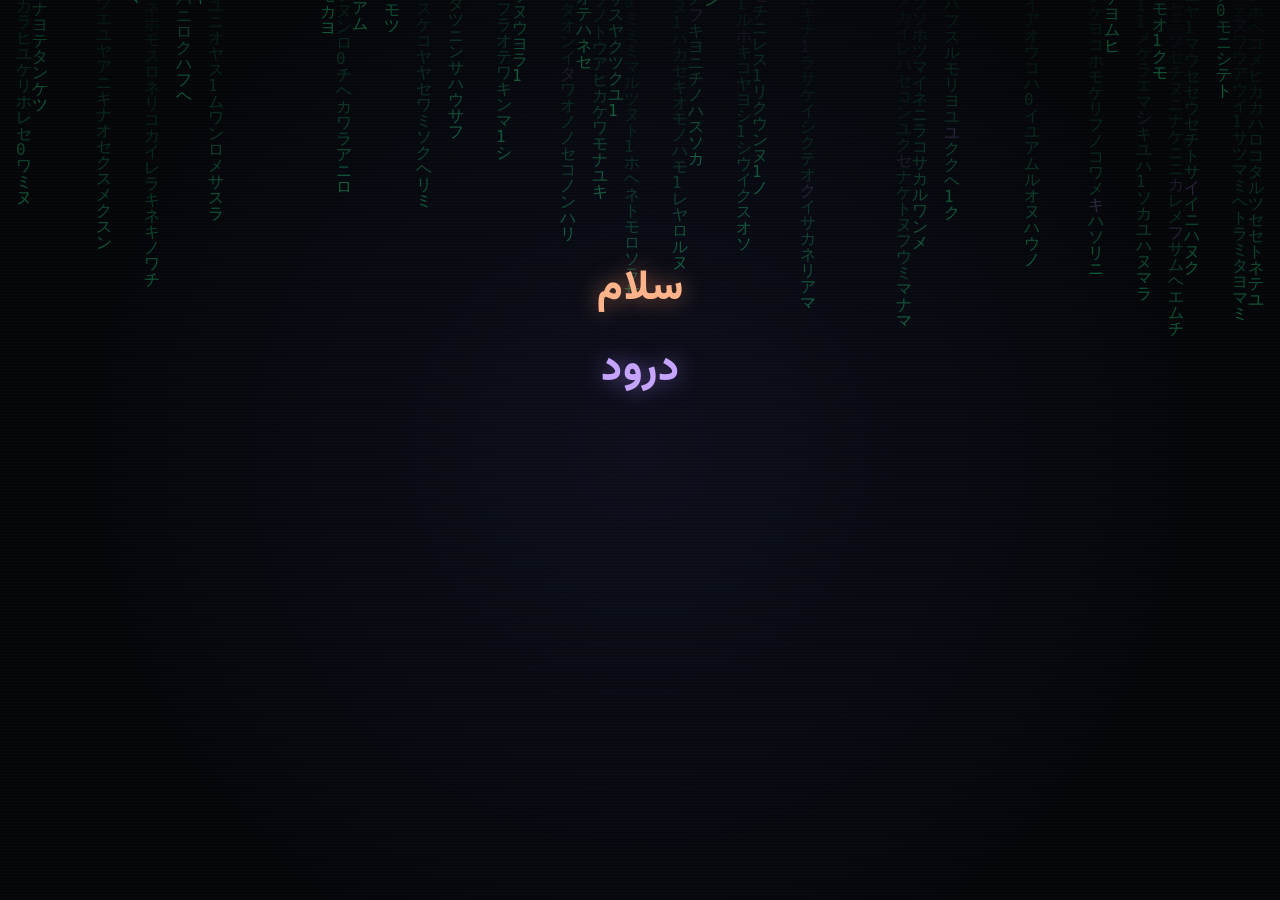
<file: deepseek_html_20261010_d3603a.html>
<!DOCTYPE html>
<html lang="en">
<head>
<meta charset="UTF-8" />
<meta name="viewport" content="width=device-width, initial-scale=1.0, viewport-fit=cover" />
<title>Joe — Contact</title>
<meta name="theme-color" content="#05050a" />
<meta name="apple-mobile-web-app-capable" content="yes">
<meta name="apple-mobile-web-app-status-bar-style" content="black-translucent">
<link rel="preconnect" href="https://fonts.googleapis.com">
<link rel="preconnect" href="https://fonts.gstatic.com" crossorigin>
<link href="https://fonts.googleapis.com/css2?family=Inter:wght@400;500;600;800;900&family=JetBrains+Mono:wght@400;700&family=Vazirmatn:wght@400;700;900&display=swap" rel="stylesheet">
<link rel="icon" href="data:image/svg+xml,<svg xmlns='http://www.w3.org/2000/svg' viewBox='0 0 100 100'><rect width='100' height='100' rx='24' fill='%237c3aed'/><text x='50' y='50' font-family='Inter,sans-serif' font-size='58' font-weight='900' fill='white' text-anchor='middle' dominant-baseline='central'>J</text></svg>" />
<style>
  :root {
    --bg: #05050a;
    --card: rgba(18,18,26,0.7);
    --card-hover: rgba(26,26,36,0.9);
    --border: rgba(255,255,255,0.08);
    --text: #f5f5f7;
    --muted: #8a8a99;
    --wa: #25d366;
    --wa-dark: #128c7e;
    --li: #0a66c2;
    --call: #7c3aed;
    --accent2: #00d4ff;
  }
  * { box-sizing: border-box; margin: 0; padding: 0; -webkit-tap-highlight-color: transparent; }
  html, body { min-height: 100%; }
  body {
    font-family: "Inter", -apple-system, BlinkMacSystemFont, "Segoe UI", Roboto, sans-serif;
    background: var(--bg);
    color: var(--text);
    min-height: 100vh;
    min-height: 100dvh;
    display: flex;
    align-items: center;
    justify-content: center;
    padding: 24px 18px;
    overflow-x: hidden;
    position: relative;
    -webkit-font-smoothing: antialiased;
    -moz-osx-font-smoothing: grayscale;
  }

  /* =========================================================
     BOOT
     ========================================================= */
  #boot {
    position: fixed;
    inset: 0;
    z-index: 9999;
    background: radial-gradient(circle at 50% 50%, #141428 0%, #08080f 70%);
    display: flex;
    flex-direction: column;
    align-items: center;
    justify-content: center;
    overflow: hidden;
    transition: opacity 1.2s ease, visibility 1.2s ease;
  }
  #boot.hide {
    opacity: 0;
    visibility: hidden;
    pointer-events: none;
  }

  #matrix {
    position: absolute;
    inset: 0;
    z-index: 0;
    opacity: 0.32;
  }

  #boot::after {
    content: "";
    position: absolute;
    inset: 0;
    background: repeating-linear-gradient(
      to bottom,
      rgba(0, 255, 100, 0.025) 0px,
      rgba(0, 255, 100, 0.025) 1px,
      transparent 1px,
      transparent 3px
    );
    pointer-events: none;
    z-index: 2;
    animation: scanShift 9s linear infinite;
  }
  @keyframes scanShift {
    from { background-position: 0 0; }
    to   { background-position: 0 36px; }
  }

  /* Greetings container — becomes the battle zone */
  #battlefield {
    position: relative;
    z-index: 3;
    display: flex;
    flex-direction: column;
    align-items: center;
    justify-content: center;
    gap: 22px;
    width: 100%;
    padding: 40px 20px;
  }

  .greeting {
    font-family: "Vazirmatn", "Inter", sans-serif;
    font-weight: 800;
    font-size: clamp(1.6rem, 7vw, 2.6rem);
    letter-spacing: 0.5px;
    text-align: center;
    display: flex;
    align-items: center;
    justify-content: center;
    direction: ltr;
    opacity: 0;
    transform: translateY(14px);
    filter: blur(6px);
    text-shadow: 0 0 22px rgba(124,58,237,0.5);
    white-space: nowrap;
    line-height: 1.4;
    transition: opacity 0.5s ease, transform 0.5s ease, filter 0.5s ease;
    will-change: opacity, transform, filter;
  }
  .greeting.rtl { direction: rtl; }
  .greeting.visible {
    opacity: 1;
    transform: translateY(0);
    filter: blur(0);
  }
  .greeting.hit {
    opacity: 0 !important;
    transform: scale(1.7) rotate(10deg) !important;
    filter: blur(14px) !important;
    transition: all 0.55s cubic-bezier(0.34, 1.56, 0.64, 1);
  }

  .greeting span {
    opacity: 0;
    transition: opacity 0.4s ease;
    display: inline-block;
  }
  .greeting.visible span { opacity: 1; }

  .g-ar { color: #ffb38a; text-shadow: 0 0 22px rgba(255,154,107,0.55); }
  .g-fa { color: #c4a4ff; text-shadow: 0 0 22px rgba(180,140,255,0.55); }
  .g-en { color: #ffffff; text-shadow: 0 0 22px rgba(255,255,255,0.45); }
  .g-pl { color: #ff8fb0; text-shadow: 0 0 22px rgba(255,107,157,0.55); }
  .g-de { color: #9bf1c8; text-shadow: 0 0 22px rgba(120,255,180,0.55); }

  /* Battle canvas overlay */
  #battle-canvas {
    position: absolute;
    inset: 0;
    z-index: 4;
    pointer-events: none;
    opacity: 0;
    transition: opacity 0.3s ease;
  }
  #battle-canvas.show { opacity: 1; }

  /* =========================================================
     PAGE
     ========================================================= */
  .page {
    opacity: 0;
    transition: opacity 1.2s ease 0.2s;
  }
  .page.show { opacity: 1; }

  #galaxy { position: fixed; inset: 0; z-index: 0; pointer-events: none; }
  body::before {
    content: "";
    position: fixed; inset: 0;
    background:
      radial-gradient(circle at 15% 15%, rgba(124,58,237,0.22), transparent 40%),
      radial-gradient(circle at 85% 75%, rgba(0,212,255,0.16), transparent 45%),
      radial-gradient(circle at 50% 50%, rgba(255,51,102,0.08), transparent 55%);
    z-index: 1;
    animation: bgShift 22s ease-in-out infinite alternate;
    pointer-events: none;
  }
  @keyframes bgShift {
    0%   { transform: scale(1) rotate(0deg); opacity: 1; }
    100% { transform: scale(1.2) rotate(4deg); opacity: 0.85; }
  }

  .wrap {
    position: relative; z-index: 2;
    width: 100%; max-width: 420px;
    animation: fadeUp 0.6s cubic-bezier(0.16, 1, 0.3, 1) both;
  }
  @keyframes fadeUp {
    from { opacity: 0; transform: translateY(16px); }
    to   { opacity: 1; transform: translateY(0); }
  }

  .hero { text-align: center; margin-bottom: 32px; }
  h1 {
    font-family: "Inter", sans-serif;
    font-size: 2.4rem; font-weight: 900;
    letter-spacing: -1.5px; margin-bottom: 8px;
    color: #fff;
    text-shadow: 0 0 30px rgba(124,58,237,0.5);
  }
  .role {
    font-size: 0.85rem; color: var(--muted);
    letter-spacing: 0.2px; line-height: 1.5; font-weight: 500;
  }
  .role span { color: var(--accent2); font-weight: 600; }

  .loc {
    display: inline-flex; align-items: center; gap: 6px;
    margin-top: 14px; padding: 5px 12px;
    background: rgba(255,255,255,0.04);
    border: 1px solid var(--border);
    border-radius: 100px;
    font-size: 0.75rem; color: var(--muted); font-weight: 500;
    backdrop-filter: blur(8px);
  }
  .dot {
    width: 7px; height: 7px; border-radius: 50%;
    background: #22c55e; box-shadow: 0 0 8px #22c55e;
    animation: blink2 2s ease-in-out infinite;
  }
  @keyframes blink2 { 0%, 100% { opacity: 1; } 50% { opacity: 0.4; } }

  .actions { display: flex; flex-direction: column; gap: 12px; }

  .btn {
    display: flex; align-items: center; gap: 14px;
    padding: 16px 18px;
    background: var(--card);
    border: 1px solid var(--border);
    border-radius: 16px;
    text-decoration: none; color: var(--text);
    font-weight: 600; font-size: 0.98rem;
    position: relative; overflow: hidden;
    transition: transform 0.15s ease, background 0.2s ease, border-color 0.2s ease;
    backdrop-filter: blur(12px);
    -webkit-backdrop-filter: blur(12px);
    -webkit-user-select: none; user-select: none;
  }
  .btn:active { transform: scale(0.97); }
  .btn:hover {
    background: var(--card-hover);
    border-color: rgba(255,255,255,0.16);
  }
  .btn .icon {
    width: 44px; height: 44px; border-radius: 12px;
    display: flex; align-items: center; justify-content: center;
    flex-shrink: 0; font-size: 1.25rem; font-weight: 800;
    transition: transform 0.25s cubic-bezier(0.34, 1.56, 0.64, 1);
  }
  .btn:hover .icon { transform: scale(1.06); }
  .btn .label { flex: 1; text-align: left; }
  .btn .label small {
    display: block; font-weight: 400; font-size: 0.75rem;
    color: var(--muted); margin-top: 2px;
  }
  .btn .arrow {
    color: var(--muted); font-size: 1.1rem;
    transition: transform 0.2s ease;
  }
  .btn:hover .arrow { transform: translateX(4px); color: var(--text); }

  .btn.wa  .icon { background: linear-gradient(135deg, var(--wa), var(--wa-dark)); color: #fff; }
  .btn.li  .icon { background: linear-gradient(135deg, var(--li), #004182); color: #fff; font-size: 1rem; }
  .btn.call .icon { background: linear-gradient(135deg, var(--call), #4c1d95); color: #fff; }
  .btn.gh  .icon { background: linear-gradient(135deg, #333, #111); color: #fff; }

  .btn.wa:hover   { border-color: rgba(37,211,102,0.4); }
  .btn.li:hover   { border-color: rgba(10,102,194,0.4); }
  .btn.call:hover { border-color: rgba(124,58,237,0.4); }
  .btn.gh:hover   { border-color: rgba(255,255,255,0.25); }

  .foot {
    margin-top: 34px; text-align: center;
    font-size: 0.72rem; color: var(--muted);
    letter-spacing: 0.4px; font-weight: 500;
  }
  .foot strong { color: var(--text); font-weight: 600; }

  /* ===== 🍉 Floating easter egg ===== */
  .egg {
    position: fixed;
    bottom: 22px; right: 22px;
    width: 56px; height: 56px;
    border-radius: 50%;
    background: rgba(255,255,255,0.06);
    border: 1px solid rgba(255,255,255,0.12);
    backdrop-filter: blur(12px);
    -webkit-backdrop-filter: blur(12px);
    display: flex; align-items: center; justify-content: center;
    font-size: 1.8rem;
    cursor: pointer;
    z-index: 50;
    animation: float 3.5s ease-in-out infinite;
    transition: transform 0.2s ease, background 0.2s ease;
    user-select: none; -webkit-user-select: none;
  }
  .egg:hover { background: rgba(255,255,255,0.14); transform: scale(1.1); }
  .egg:active { transform: scale(0.95); }
  @keyframes float {
    0%, 100% { transform: translateY(0) rotate(-4deg); }
    50%      { transform: translateY(-8px) rotate(4deg); }
  }
  .egg::after {
    content: "";
    position: absolute;
    inset: -4px;
    border-radius: 50%;
    background: radial-gradient(circle, rgba(255,107,53,0.35), transparent 70%);
    z-index: -1;
    animation: halo 2.5s ease-in-out infinite;
    pointer-events: none;
  }
  @keyframes halo {
    0%, 100% { opacity: 0.4; transform: scale(1); }
    50%      { opacity: 0.8; transform: scale(1.15); }
  }

  /* ===== Game panel ===== */
  #game-panel {
    position: fixed; inset: 0;
    z-index: 100;
    background: #05050a;
    display: none;
    flex-direction: column;
    align-items: center;
    justify-content: center;
    padding: 16px;
    opacity: 0;
    transition: opacity 0.3s ease;
  }
  #game-panel.open { display: flex; opacity: 1; }

  #game-panel .top {
    position: absolute;
    top: 18px; left: 18px; right: 18px;
    display: flex; justify-content: space-between; align-items: center;
    z-index: 10;
  }
  .back-btn {
    display: inline-flex; align-items: center; gap: 8px;
    padding: 10px 16px;
    background: rgba(255,255,255,0.08);
    border: 1px solid rgba(255,255,255,0.14);
    border-radius: 100px;
    color: #fff;
    font-family: inherit; font-size: 0.85rem; font-weight: 600;
    cursor: pointer;
    backdrop-filter: blur(12px);
    transition: all 0.2s ease;
  }
  .back-btn:hover { background: rgba(255,255,255,0.15); }
  .score-badge {
    display: inline-flex; align-items: center; gap: 6px;
    padding: 10px 16px;
    background: rgba(255,107,53,0.15);
    border: 1px solid rgba(255,107,53,0.4);
    border-radius: 100px;
    color: #ff6b35;
    font-size: 0.85rem; font-weight: 700;
    backdrop-filter: blur(12px);
  }
  #game-canvas {
    display: block;
    max-width: 100%;
    border-radius: 20px;
    box-shadow: 0 30px 80px -20px rgba(124,58,237,0.6);
    background: radial-gradient(circle at 50% 50%, rgba(124,58,237,0.15), rgba(5,5,10,1) 70%);
    touch-action: none;
    cursor: crosshair;
  }
  .game-hint {
    position: absolute; bottom: 20px; left: 50%;
    transform: translateX(-50%);
    color: var(--muted); font-size: 0.78rem;
    text-align: center;
    padding: 8px 16px;
    background: rgba(0,0,0,0.5);
    border-radius: 100px;
    backdrop-filter: blur(8px);
    white-space: nowrap;
  }

  @media (max-width: 400px) {
    h1 { font-size: 2rem; }
    .btn { padding: 14px 16px; }
    .btn .icon { width: 40px; height: 40px; font-size: 1.15rem; }
    .egg { width: 50px; height: 50px; font-size: 1.6rem; bottom: 18px; right: 18px; }
    .game-hint { font-size: 0.7rem; }
    .greeting { font-size: clamp(1.3rem, 8vw, 1.9rem); }
  }
</style>
</head>
<body>

<!-- =========================================================
     BOOT
     ========================================================= -->
<div id="boot">
  <canvas id="matrix"></canvas>
  <div id="battlefield">
    <div class="greeting g-ar rtl" data-idx="0">سلام</div>
    <div class="greeting g-fa rtl" data-idx="1">درود</div>
    <div class="greeting g-en" data-idx="2">Hello</div>
    <div class="greeting g-pl" data-idx="3">Cześć</div>
    <div class="greeting g-de" data-idx="4">Hallo</div>
  </div>
  <canvas id="battle-canvas"></canvas>
</div>

<!-- =========================================================
     MAIN PAGE
     ========================================================= -->
<div class="page" id="page">
  <canvas id="galaxy"></canvas>

  <div class="wrap">
    <div class="hero">
      <h1>Joe</h1>
      <p class="role">
        Software &amp; Systems Engineer · <span>AI / NLP</span> · Full-Stack
      </p>
      <div class="loc">
        <span class="dot"></span>
        Warsaw, Poland
      </div>
    </div>

    <div class="actions">
      <a class="btn wa" href="https://wa.me/48730504025?text=Hi%20Joe!%20I%20saw%20your%20QR%20code." target="_blank" rel="noopener">
        <div class="icon">💬</div>
        <div class="label">WhatsApp<small>+48 730 504 025</small></div>
        <div class="arrow">→</div>
      </a>
      <a class="btn li" href="https://linkedin.com/in/yousef-sanjari-712947207" target="_blank" rel="noopener">
        <div class="icon">in</div>
        <div class="label">LinkedIn<small>yousef-sanjari</small></div>
        <div class="arrow">→</div>
      </a>
      <a class="btn call" href="tel:+48730504025">
        <div class="icon">📞</div>
        <div class="label">Call Now<small>+48 730 504 025</small></div>
        <div class="arrow">→</div>
      </a>
      <a class="btn gh" href="https://github.com/Josephsjr96" target="_blank" rel="noopener">
        <div class="icon">⌘</div>
        <div class="label">GitHub<small>@Josephsjr96</small></div>
        <div class="arrow">→</div>
      </a>
    </div>

    <div class="foot">
      Built in Warsaw · <strong>2026</strong>
    </div>
  </div>

  <div class="egg" onclick="openGame()" title="…you found me">🍉</div>
</div>

<!-- Game panel -->
<div id="game-panel">
  <div class="top">
    <button class="back-btn" onclick="closeGame()">← Back</button>
    <div class="score-badge">🍉 Score: <span id="score">0</span></div>
  </div>
  <canvas id="game-canvas" width="360" height="540"></canvas>
  <div class="game-hint">Swipe to slice — miss 3 and it's over</div>
</div>

<script>
/* =========================================================
   0. BOOT — greetings, then a rocket blows them all up
   ========================================================= */
(function boot() {
  const bootEl = document.getElementById("boot");
  const pageEl = document.getElementById("page");
  const battleCanvas = document.getElementById("battle-canvas");
  const battleCtx = battleCanvas.getContext("2d");
  const greetingEls = document.querySelectorAll(".greeting");

  /* ---- Matrix rain ---- */
  (function matrix() {
    const canvas = document.getElementById("matrix");
    const ctx = canvas.getContext("2d");
    let W, H, cols, yPos, chars;
    const fontSize = 16;

    function setup() {
      W = canvas.width = window.innerWidth;
      H = canvas.height = window.innerHeight;
      cols = Math.floor(W / fontSize);
      yPos = Array(cols).fill(0).map(() => Math.random() * -50);
      chars = "01アイウエオカキクケコサシスセソタチツテトナニヌネノハヒフヘホマミムメモヤユヨラリルレロワン".split("");
    }
    setup();
    window.addEventListener("resize", setup);

    let raf, alive = true;
    function draw() {
      if (!alive) return;
      ctx.fillStyle = "rgba(0, 0, 0, 0.1)";
      ctx.fillRect(0, 0, W, H);
      ctx.font = fontSize + "px monospace";
      for (let i = 0; i < cols; i++) {
        const ch = chars[Math.floor(Math.random() * chars.length)];
        const y = yPos[i] * fontSize;
        ctx.fillStyle = Math.random() < 0.03 ? "#c4a4ff" : "#22ff88";
        ctx.fillText(ch, i * fontSize, y);
        if (y > H && Math.random() > 0.975) yPos[i] = 0;
        yPos[i] += 1;
      }
      raf = requestAnimationFrame(draw);
    }
    draw();
    window.__stopMatrix = () => { alive = false; cancelAnimationFrame(raf); };
  })();

  /* ---- Greetings appear letter by letter (or as whole RTL words) ---- */
  const GREETINGS = [
    { text: "سلام",  split: false },
    { text: "درود",  split: false },
    { text: "Hello", split: true  },
    { text: "Cześć", split: true  },
    { text: "Hallo", split: true  }
  ];

  greetingEls.forEach((el, i) => {
    const g = GREETINGS[i];
    if (g.split) {
      el.innerHTML = "";
      Array.from(g.text).forEach((ch, li) => {
        const span = document.createElement("span");
        span.textContent = ch;
        span.style.transitionDelay = (li * 140) + "ms";
        el.appendChild(span);
      });
    } else {
      el.textContent = g.text;
    }

    setTimeout(() => { el.classList.add("visible"); }, i * 800);
  });

  // After greetings appear → launch rocket
  const battleStart = greetingEls.length * 800 + 1400;
  setTimeout(startBattle, battleStart);

  /* =========================================================
     The rocket: launches from bottom, flies straight up,
     explodes at the middle of the greetings block,
     and they all vanish at once.
     ========================================================= */
  function startBattle() {
    battleCanvas.width = window.innerWidth;
    battleCanvas.height = window.innerHeight;
    battleCanvas.classList.add("show");

    window.addEventListener("resize", () => {
      battleCanvas.width = window.innerWidth;
      battleCanvas.height = window.innerHeight;
    });

    const W = battleCanvas.width;
    const H = battleCanvas.height;

    // Find the center of the greetings block
    const boxes = Array.from(greetingEls).map(el => el.getBoundingClientRect());
    const firstBox = boxes[0];
    const lastBox = boxes[boxes.length - 1];
    const targetY = (firstBox.top + lastBox.bottom) / 2;
    const targetX = W / 2;

    const rocket = {
      x: targetX,
      y: H + 80,
      vy: -10,
      launched: false,
      exploded: false,
      trail: []
    };

    // Launch after a short beat
    setTimeout(() => { rocket.launched = true; }, 500);

    const particles = [];
    const GREETING_COLORS = ["#ffb38a", "#c4a4ff", "#ffffff", "#ff8fb0", "#9bf1c8"];
    const greetingCenters = boxes.map(r => ({
      x: r.left + r.width / 2,
      y: r.top + r.height / 2
    }));

    let done = false;
    let explodeTime = 0;

    function explode() {
      // Big core burst at rocket position
      for (let i = 0; i < 100; i++) {
        const ang = Math.random() * Math.PI * 2;
        const sp = Math.random() * 11 + 2;
        particles.push({
          x: rocket.x, y: rocket.y,
          vx: Math.cos(ang) * sp,
          vy: Math.sin(ang) * sp,
          life: 1100,
          maxLife: 1100,
          size: Math.random() * 4.5 + 1.5,
          color: Math.random() < 0.5 ? "#ffcc44" : "#ff6b35"
        });
      }

      // Each greeting bursts in its own color, at its own position
      greetingCenters.forEach((c, i) => {
        for (let k = 0; k < 30; k++) {
          const ang = Math.random() * Math.PI * 2;
          const sp = Math.random() * 8 + 1.5;
          particles.push({
            x: c.x, y: c.y,
            vx: Math.cos(ang) * sp,
            vy: Math.sin(ang) * sp,
            life: 1000,
            maxLife: 1000,
            size: Math.random() * 4 + 1.5,
            color: GREETING_COLORS[i]
          });
        }
      });

      // All greetings vanish at the same instant
      greetingEls.forEach(el => el.classList.add("hit"));
    }

    let lastTime = performance.now();

    function loop(now) {
      const dt = Math.min((now - lastTime) / 16.67, 3);
      lastTime = now;

      battleCtx.clearRect(0, 0, W, H);

      /* ---- Rocket ---- */
      if (rocket.launched && !rocket.exploded) {
        rocket.y += rocket.vy * dt;

        // Trail
        rocket.trail.push({ x: rocket.x, y: rocket.y, life: 450 });
        for (let i = rocket.trail.length - 1; i >= 0; i--) {
          rocket.trail[i].life -= 16 * dt;
          if (rocket.trail[i].life <= 0) rocket.trail.splice(i, 1);
        }

        // Reached target?
        if (rocket.y <= targetY + 10) {
          rocket.exploded = true;
          explode();
          explodeTime = now;
        }
      }

      // Draw trail
      for (let i = 0; i < rocket.trail.length; i++) {
        const t = rocket.trail[i];
        const a = t.life / 450;
        battleCtx.globalAlpha = a * 0.7;
        battleCtx.fillStyle = "#ffcc44";
        battleCtx.beginPath();
        battleCtx.arc(t.x, t.y, 3 * a + 1, 0, Math.PI * 2);
        battleCtx.fill();
      }
      battleCtx.globalAlpha = 1;

      /* ---- Draw rocket ---- */
      if (rocket.launched && !rocket.exploded) {
        battleCtx.save();
        battleCtx.translate(rocket.x, rocket.y);

        battleCtx.shadowColor = "#00d4ff";
        battleCtx.shadowBlur = 18;

        // Body
        battleCtx.fillStyle = "#e8e8f0";
        battleCtx.beginPath();
        battleCtx.moveTo(0, -22);
        battleCtx.lineTo(-7, -4);
        battleCtx.lineTo(-7, 12);
        battleCtx.lineTo(7, 12);
        battleCtx.lineTo(7, -4);
        battleCtx.closePath();
        battleCtx.fill();

        // Nose
        battleCtx.fillStyle = "#00d4ff";
        battleCtx.beginPath();
        battleCtx.moveTo(0, -22);
        battleCtx.lineTo(-7, -4);
        battleCtx.lineTo(7, -4);
        battleCtx.closePath();
        battleCtx.fill();

        // Window
        battleCtx.fillStyle = "#0a0a18";
        battleCtx.beginPath();
        battleCtx.arc(0, -1, 3, 0, Math.PI * 2);
        battleCtx.fill();

        // Fins
        battleCtx.fillStyle = "#ff6b35";
        battleCtx.beginPath();
        battleCtx.moveTo(-7, 4);
        battleCtx.lineTo(-13, 14);
        battleCtx.lineTo(-7, 12);
        battleCtx.closePath();
        battleCtx.fill();
        battleCtx.beginPath();
        battleCtx.moveTo(7, 4);
        battleCtx.lineTo(13, 14);
        battleCtx.lineTo(7, 12);
        battleCtx.closePath();
        battleCtx.fill();

        // Engine flame
        battleCtx.shadowColor = "#ff6b35";
        battleCtx.shadowBlur = 22;
        battleCtx.fillStyle = "#ff6b35";
        const flame = 14 + Math.random() * 10;
        battleCtx.beginPath();
        battleCtx.moveTo(-5, 12);
        battleCtx.lineTo(0, 12 + flame);
        battleCtx.lineTo(5, 12);
        battleCtx.closePath();
        battleCtx.fill();

        battleCtx.restore();
        battleCtx.shadowBlur = 0;
      }

      /* ---- Particles ---- */
      for (let i = particles.length - 1; i >= 0; i--) {
        const p = particles[i];
        p.vy += 0.13 * dt;
        p.vx *= 0.99;
        p.x += p.vx * dt;
        p.y += p.vy * dt;
        p.life -= 16 * dt;
        if (p.life <= 0) { particles.splice(i, 1); continue; }

        const alpha = p.life / p.maxLife;
        battleCtx.globalAlpha = alpha;
        battleCtx.fillStyle = p.color;
        battleCtx.beginPath();
        battleCtx.arc(p.x, p.y, p.size * alpha, 0, Math.PI * 2);
        battleCtx.fill();
      }
      battleCtx.globalAlpha = 1;

      /* ---- Done? ---- */
      if (rocket.exploded && !done && (now - explodeTime) > 1500) {
        done = true;
        bootEl.classList.add("hide");
        if (window.__stopMatrix) window.__stopMatrix();
        pageEl.classList.add("show");
        setTimeout(() => { bootEl.style.display = "none"; }, 1200);
      }

      if (!done) requestAnimationFrame(loop);
    }

    requestAnimationFrame(loop);
  }
})();

/* =========================================================
   1. GALAXY BACKGROUND
   ========================================================= */
(function galaxy() {
  const canvas = document.getElementById("galaxy");
  const ctx = canvas.getContext("2d");
  let W, H, stars = [];

  function resize() {
    W = canvas.width = window.innerWidth;
    H = canvas.height = window.innerHeight;
    stars = [];
    const count = Math.floor((W * H) / 9000);
    for (let i = 0; i < count; i++) {
      stars.push({
        x: Math.random() * W,
        y: Math.random() * H,
        r: Math.random() * 1.4 + 0.2,
        a: Math.random() * 0.6 + 0.2,
        speed: Math.random() * 0.03 + 0.01,
        phase: Math.random() * Math.PI * 2
      });
    }
  }

  function draw(t) {
    ctx.clearRect(0, 0, W, H);
    for (const s of stars) {
      const twinkle = 0.5 + 0.5 * Math.sin(t * 0.001 + s.phase);
      ctx.beginPath();
      ctx.arc(s.x, s.y, s.r, 0, Math.PI * 2);
      ctx.fillStyle = `rgba(255,255,255,${s.a * twinkle})`;
      ctx.fill();
      s.y += s.speed;
      if (s.y > H) { s.y = 0; s.x = Math.random() * W; }
    }
    requestAnimationFrame(draw);
  }

  resize();
  window.addEventListener("resize", resize);
  requestAnimationFrame(draw);
})();

/* =========================================================
   2. FRUIT SLICE MINI-GAME
   ========================================================= */
let gameRunning = false;
let gameRAF = null;
let gameScore = 0;
let gameLives = 3;
let fruits = [];
let slices = [];
let particles = [];
let lastTime = 0;
let spawnTimer = 0;
let pointerDown = false;
let pointerTrail = [];
let pointerX = 0, pointerY = 0;

const canvas = document.getElementById("game-canvas");
const ctx = canvas.getContext("2d");
const W = canvas.width;
const H = canvas.height;
const scoreEl = document.getElementById("score");

const FRUITS = [
  { emoji: "🍉", color: "#ff4d6d", radius: 28 },
  { emoji: "🍊", color: "#ffa726", radius: 26 },
  { emoji: "🍎", color: "#ef5350", radius: 26 },
  { emoji: "🍋", color: "#ffeb3b", radius: 24 },
  { emoji: "🥝", color: "#8bc34a", radius: 24 },
  { emoji: "🍇", color: "#9c27b0", radius: 26 }
];

function openGame() {
  document.getElementById("game-panel").classList.add("open");
  document.body.style.overflow = "hidden";
  startGame();
}
function closeGame() {
  document.getElementById("game-panel").classList.remove("open");
  document.body.style.overflow = "";
  stopGame();
}

function startGame() {
  gameScore = 0;
  gameLives = 3;
  fruits = [];
  slices = [];
  particles = [];
  pointerTrail = [];
  spawnTimer = 0;
  scoreEl.textContent = "0";
  gameRunning = true;
  lastTime = performance.now();
  gameRAF = requestAnimationFrame(gameLoop);
}
function stopGame() {
  gameRunning = false;
  if (gameRAF) cancelAnimationFrame(gameRAF);
  gameRAF = null;
}

function spawnFruit() {
  const f = FRUITS[Math.floor(Math.random() * FRUITS.length)];
  const x = 60 + Math.random() * (W - 120);
  const vx = (Math.random() - 0.5) * 2;
  const vy = -(Math.random() * 3 + 9);
  fruits.push({
    x, y: H + 40, vx, vy,
    r: f.radius, emoji: f.emoji, color: f.color,
    rot: 0, rotSpeed: (Math.random() - 0.5) * 0.08
  });
}

function gameLoop(now) {
  if (!gameRunning) return;
  const dt = Math.min(now - lastTime, 40);
  lastTime = now;

  spawnTimer += dt;
  if (spawnTimer > 750) { spawnFruit(); spawnTimer = 0; }

  for (let i = fruits.length - 1; i >= 0; i--) {
    const f = fruits[i];
    f.vy += 0.32;
    f.x += f.vx;
    f.y += f.vy;
    f.rot += f.rotSpeed;
    if (f.y > H + 60) {
      fruits.splice(i, 1);
      gameLives--;
      if (gameLives <= 0) { endGame(); return; }
    }
  }

  for (let i = slices.length - 1; i >= 0; i--) {
    const s = slices[i];
    s.vy += 0.32; s.x += s.vx; s.y += s.vy; s.rot += s.rotSpeed;
    s.life -= dt;
    if (s.life <= 0) slices.splice(i, 1);
  }

  for (let i = particles.length - 1; i >= 0; i--) {
    const p = particles[i];
    p.vy += 0.25; p.x += p.vx; p.y += p.vy;
    p.life -= dt;
    if (p.life <= 0) particles.splice(i, 1);
  }

  if (pointerDown) pointerTrail.push({ x: pointerX, y: pointerY, life: 300 });
  for (let i = pointerTrail.length - 1; i >= 0; i--) {
    pointerTrail[i].life -= dt;
    if (pointerTrail[i].life <= 0) pointerTrail.splice(i, 1);
  }

  for (let i = fruits.length - 1; i >= 0; i--) {
    const f = fruits[i];
    for (const pt of pointerTrail) {
      const dx = pt.x - f.x, dy = pt.y - f.y;
      if (dx * dx + dy * dy < (f.r + 14) * (f.r + 14)) {
        sliceFruit(f);
        fruits.splice(i, 1);
        gameScore++;
        scoreEl.textContent = gameScore;
        break;
      }
    }
  }

  drawGame();
  gameRAF = requestAnimationFrame(gameLoop);
}

function sliceFruit(f) {
  for (let s = -1; s <= 1; s += 2) {
    slices.push({
      x: f.x, y: f.y,
      vx: s * 2.5 + f.vx,
      vy: f.vy - 1,
      r: f.r, emoji: f.emoji,
      rot: 0, rotSpeed: s * 0.15,
      life: 900
    });
  }
  for (let i = 0; i < 12; i++) {
    const ang = Math.random() * Math.PI * 2;
    const sp = Math.random() * 4 + 1;
    particles.push({
      x: f.x, y: f.y,
      vx: Math.cos(ang) * sp,
      vy: Math.sin(ang) * sp,
      color: f.color, life: 600,
      size: Math.random() * 4 + 2
    });
  }
}

function drawGame() {
  ctx.clearRect(0, 0, W, H);

  if (pointerTrail.length > 1) {
    ctx.save();
    ctx.lineCap = "round"; ctx.lineJoin = "round";
    for (let i = 1; i < pointerTrail.length; i++) {
      const p0 = pointerTrail[i - 1];
      const p1 = pointerTrail[i];
      const alpha = p1.life / 300;
      ctx.strokeStyle = `rgba(0,212,255,${alpha * 0.9})`;
      ctx.lineWidth = 4 + alpha * 6;
      ctx.beginPath();
      ctx.moveTo(p0.x, p0.y);
      ctx.lineTo(p1.x, p1.y);
      ctx.stroke();
    }
    ctx.restore();
  }

  ctx.textAlign = "center";
  ctx.textBaseline = "middle";
  for (const f of fruits) {
    ctx.save();
    ctx.translate(f.x, f.y);
    ctx.rotate(f.rot);
    ctx.font = `${f.r * 1.8}px serif`;
    ctx.fillText(f.emoji, 0, 0);
    ctx.restore();
  }

  for (const s of slices) {
    ctx.save();
    ctx.translate(s.x, s.y);
    ctx.rotate(s.rot);
    ctx.globalAlpha = Math.max(0, s.life / 900);
    ctx.font = `${s.r * 1.8}px serif`;
    ctx.fillText(s.emoji, 0, 0);
    ctx.restore();
  }

  for (const p of particles) {
    ctx.globalAlpha = Math.max(0, p.life / 600);
    ctx.fillStyle = p.color;
    ctx.beginPath();
    ctx.arc(p.x, p.y, p.size, 0, Math.PI * 2);
    ctx.fill();
  }
  ctx.globalAlpha = 1;

  ctx.font = "24px serif";
  ctx.textAlign = "left";
  ctx.fillStyle = "#fff";
  for (let i = 0; i < gameLives; i++) {
    ctx.fillText("❤️", 16 + i * 30, 30);
  }
}

function endGame() {
  stopGame();
  ctx.clearRect(0, 0, W, H);
  ctx.fillStyle = "rgba(5,5,10,0.9)";
  ctx.fillRect(0, 0, W, H);

  ctx.fillStyle = "#fff";
  ctx.font = "900 42px Inter, sans-serif";
  ctx.textAlign = "center";
  ctx.fillText("Game Over", W / 2, H / 2 - 60);

  ctx.fillStyle = "#ff6b35";
  ctx.font = "800 28px Inter, sans-serif";
  ctx.fillText(`Score: ${gameScore}`, W / 2, H / 2);

  ctx.fillStyle = "#8a8a99";
  ctx.font = "500 16px Inter, sans-serif";
  ctx.fillText("Tap to play again", W / 2, H / 2 + 60);

  canvas.onclick = () => { canvas.onclick = null; startGame(); };
}

function getPos(e) {
  const rect = canvas.getBoundingClientRect();
  const scaleX = W / rect.width;
  const scaleY = H / rect.height;
  const t = e.touches ? e.touches[0] : e;
  pointerX = (t.clientX - rect.left) * scaleX;
  pointerY = (t.clientY - rect.top) * scaleY;
}
canvas.addEventListener("pointerdown", e => { pointerDown = true; getPos(e); pointerTrail = []; });
canvas.addEventListener("pointermove", e => { if (pointerDown) getPos(e); });
canvas.addEventListener("pointerup", () => { pointerDown = false; });
canvas.addEventListener("pointerleave", () => { pointerDown = false; });
</script>

</body>
</html>
</file>
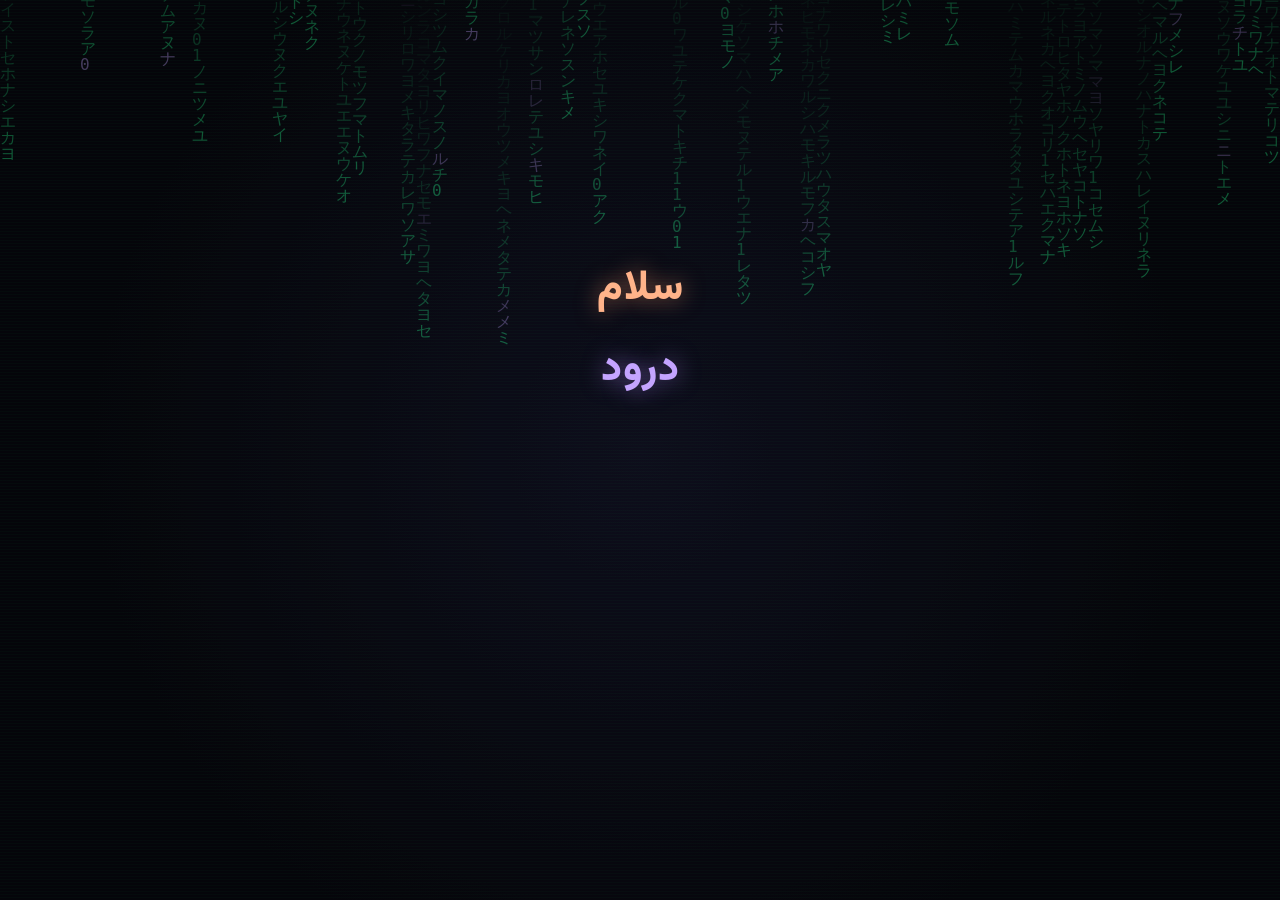
<file: index1.html>
<!DOCTYPE html>
<html lang="en">
<head>
<meta charset="UTF-8" />
<meta name="viewport" content="width=device-width, initial-scale=1.0, viewport-fit=cover" />
<title>Joe — Contact</title>
<meta name="theme-color" content="#05050a" />
<meta name="apple-mobile-web-app-capable" content="yes">
<meta name="apple-mobile-web-app-status-bar-style" content="black-translucent">
<link rel="preconnect" href="https://fonts.googleapis.com">
<link rel="preconnect" href="https://fonts.gstatic.com" crossorigin>
<link href="https://fonts.googleapis.com/css2?family=Inter:wght@400;500;600;800;900&family=JetBrains+Mono:wght@400;700&family=Vazirmatn:wght@400;700;900&display=swap" rel="stylesheet">
<link rel="icon" href="data:image/svg+xml,<svg xmlns='http://www.w3.org/2000/svg' viewBox='0 0 100 100'><rect width='100' height='100' rx='24' fill='%237c3aed'/><text x='50' y='50' font-family='Inter,sans-serif' font-size='58' font-weight='900' fill='white' text-anchor='middle' dominant-baseline='central'>J</text></svg>" />
<style>
  :root {
    --bg: #05050a;
    --card: rgba(18,18,26,0.7);
    --card-hover: rgba(26,26,36,0.9);
    --border: rgba(255,255,255,0.08);
    --text: #f5f5f7;
    --muted: #8a8a99;
    --wa: #25d366;
    --wa-dark: #128c7e;
    --li: #0a66c2;
    --call: #7c3aed;
    --accent2: #00d4ff;
  }
  * { box-sizing: border-box; margin: 0; padding: 0; -webkit-tap-highlight-color: transparent; }
  html, body { min-height: 100%; }
  body {
    font-family: "Inter", -apple-system, BlinkMacSystemFont, "Segoe UI", Roboto, sans-serif;
    background: var(--bg);
    color: var(--text);
    min-height: 100vh;
    min-height: 100dvh;
    display: flex;
    align-items: center;
    justify-content: center;
    padding: 24px 18px;
    overflow-x: hidden;
    position: relative;
    -webkit-font-smoothing: antialiased;
    -moz-osx-font-smoothing: grayscale;
  }

  /* =========================================================
     BOOT
     ========================================================= */
  #boot {
    position: fixed;
    inset: 0;
    z-index: 9999;
    background: radial-gradient(circle at 50% 50%, #141428 0%, #08080f 70%);
    display: flex;
    flex-direction: column;
    align-items: center;
    justify-content: center;
    overflow: hidden;
    transition: opacity 1.2s ease, visibility 1.2s ease;
  }
  #boot.hide {
    opacity: 0;
    visibility: hidden;
    pointer-events: none;
  }

  #matrix {
    position: absolute;
    inset: 0;
    z-index: 0;
    opacity: 0.32;
  }

  #boot::after {
    content: "";
    position: absolute;
    inset: 0;
    background: repeating-linear-gradient(
      to bottom,
      rgba(0, 255, 100, 0.025) 0px,
      rgba(0, 255, 100, 0.025) 1px,
      transparent 1px,
      transparent 3px
    );
    pointer-events: none;
    z-index: 2;
    animation: scanShift 9s linear infinite;
  }
  @keyframes scanShift {
    from { background-position: 0 0; }
    to   { background-position: 0 36px; }
  }

  /* Greetings container — becomes the battle zone */
  #battlefield {
    position: relative;
    z-index: 3;
    display: flex;
    flex-direction: column;
    align-items: center;
    justify-content: center;
    gap: 22px;
    width: 100%;
    padding: 40px 20px;
  }

  .greeting {
    font-family: "Vazirmatn", "Inter", sans-serif;
    font-weight: 800;
    font-size: clamp(1.6rem, 7vw, 2.6rem);
    letter-spacing: 0.5px;
    text-align: center;
    display: flex;
    align-items: center;
    justify-content: center;
    direction: ltr;
    opacity: 0;
    transform: translateY(14px);
    filter: blur(6px);
    text-shadow: 0 0 22px rgba(124,58,237,0.5);
    white-space: nowrap;
    line-height: 1.4;
    transition: opacity 0.5s ease, transform 0.5s ease, filter 0.5s ease;
    will-change: opacity, transform, filter;
  }
  .greeting.rtl { direction: rtl; }
  .greeting.visible {
    opacity: 1;
    transform: translateY(0);
    filter: blur(0);
  }
  .greeting.hit {
    opacity: 0 !important;
    transform: scale(1.7) rotate(10deg) !important;
    filter: blur(14px) !important;
    transition: all 0.55s cubic-bezier(0.34, 1.56, 0.64, 1);
  }

  .greeting span {
    opacity: 0;
    transition: opacity 0.4s ease;
    display: inline-block;
  }
  .greeting.visible span { opacity: 1; }

  .g-ar { color: #ffb38a; text-shadow: 0 0 22px rgba(255,154,107,0.55); }
  .g-fa { color: #c4a4ff; text-shadow: 0 0 22px rgba(180,140,255,0.55); }
  .g-en { color: #ffffff; text-shadow: 0 0 22px rgba(255,255,255,0.45); }
  .g-pl { color: #ff8fb0; text-shadow: 0 0 22px rgba(255,107,157,0.55); }
  .g-de { color: #9bf1c8; text-shadow: 0 0 22px rgba(120,255,180,0.55); }

  /* Battle canvas overlay */
  #battle-canvas {
    position: absolute;
    inset: 0;
    z-index: 4;
    pointer-events: none;
    opacity: 0;
    transition: opacity 0.3s ease;
  }
  #battle-canvas.show { opacity: 1; }

  /* =========================================================
     PAGE
     ========================================================= */
  .page {
    opacity: 0;
    transition: opacity 1.2s ease 0.2s;
  }
  .page.show { opacity: 1; }

  #galaxy { position: fixed; inset: 0; z-index: 0; pointer-events: none; }
  body::before {
    content: "";
    position: fixed; inset: 0;
    background:
      radial-gradient(circle at 15% 15%, rgba(124,58,237,0.22), transparent 40%),
      radial-gradient(circle at 85% 75%, rgba(0,212,255,0.16), transparent 45%),
      radial-gradient(circle at 50% 50%, rgba(255,51,102,0.08), transparent 55%);
    z-index: 1;
    animation: bgShift 22s ease-in-out infinite alternate;
    pointer-events: none;
  }
  @keyframes bgShift {
    0%   { transform: scale(1) rotate(0deg); opacity: 1; }
    100% { transform: scale(1.2) rotate(4deg); opacity: 0.85; }
  }

  .wrap {
    position: relative; z-index: 2;
    width: 100%; max-width: 420px;
    animation: fadeUp 0.6s cubic-bezier(0.16, 1, 0.3, 1) both;
  }
  @keyframes fadeUp {
    from { opacity: 0; transform: translateY(16px); }
    to   { opacity: 1; transform: translateY(0); }
  }

  .hero { text-align: center; margin-bottom: 32px; }
  h1 {
    font-family: "Inter", sans-serif;
    font-size: 2.4rem; font-weight: 900;
    letter-spacing: -1.5px; margin-bottom: 8px;
    color: #fff;
    text-shadow: 0 0 30px rgba(124,58,237,0.5);
  }
  .role {
    font-size: 0.85rem; color: var(--muted);
    letter-spacing: 0.2px; line-height: 1.5; font-weight: 500;
  }
  .role span { color: var(--accent2); font-weight: 600; }

  .loc {
    display: inline-flex; align-items: center; gap: 6px;
    margin-top: 14px; padding: 5px 12px;
    background: rgba(255,255,255,0.04);
    border: 1px solid var(--border);
    border-radius: 100px;
    font-size: 0.75rem; color: var(--muted); font-weight: 500;
    backdrop-filter: blur(8px);
  }
  .dot {
    width: 7px; height: 7px; border-radius: 50%;
    background: #22c55e; box-shadow: 0 0 8px #22c55e;
    animation: blink2 2s ease-in-out infinite;
  }
  @keyframes blink2 { 0%, 100% { opacity: 1; } 50% { opacity: 0.4; } }

  .actions { display: flex; flex-direction: column; gap: 12px; }

  .btn {
    display: flex; align-items: center; gap: 14px;
    padding: 16px 18px;
    background: var(--card);
    border: 1px solid var(--border);
    border-radius: 16px;
    text-decoration: none; color: var(--text);
    font-weight: 600; font-size: 0.98rem;
    position: relative; overflow: hidden;
    transition: transform 0.15s ease, background 0.2s ease, border-color 0.2s ease;
    backdrop-filter: blur(12px);
    -webkit-backdrop-filter: blur(12px);
    -webkit-user-select: none; user-select: none;
  }
  .btn:active { transform: scale(0.97); }
  .btn:hover {
    background: var(--card-hover);
    border-color: rgba(255,255,255,0.16);
  }
  .btn .icon {
    width: 44px; height: 44px; border-radius: 12px;
    display: flex; align-items: center; justify-content: center;
    flex-shrink: 0; font-size: 1.25rem; font-weight: 800;
    transition: transform 0.25s cubic-bezier(0.34, 1.56, 0.64, 1);
  }
  .btn:hover .icon { transform: scale(1.06); }
  .btn .label { flex: 1; text-align: left; }
  .btn .label small {
    display: block; font-weight: 400; font-size: 0.75rem;
    color: var(--muted); margin-top: 2px;
  }
  .btn .arrow {
    color: var(--muted); font-size: 1.1rem;
    transition: transform 0.2s ease;
  }
  .btn:hover .arrow { transform: translateX(4px); color: var(--text); }

  .btn.wa  .icon { background: linear-gradient(135deg, var(--wa), var(--wa-dark)); color: #fff; }
  .btn.li  .icon { background: linear-gradient(135deg, var(--li), #004182); color: #fff; font-size: 1rem; }
  .btn.call .icon { background: linear-gradient(135deg, var(--call), #4c1d95); color: #fff; }
  .btn.gh  .icon { background: linear-gradient(135deg, #333, #111); color: #fff; }

  .btn.wa:hover   { border-color: rgba(37,211,102,0.4); }
  .btn.li:hover   { border-color: rgba(10,102,194,0.4); }
  .btn.call:hover { border-color: rgba(124,58,237,0.4); }
  .btn.gh:hover   { border-color: rgba(255,255,255,0.25); }

  .foot {
    margin-top: 34px; text-align: center;
    font-size: 0.72rem; color: var(--muted);
    letter-spacing: 0.4px; font-weight: 500;
  }
  .foot strong { color: var(--text); font-weight: 600; }

  /* ===== 🍉 Floating easter egg ===== */
  .egg {
    position: fixed;
    bottom: 22px; right: 22px;
    width: 56px; height: 56px;
    border-radius: 50%;
    background: rgba(255,255,255,0.06);
    border: 1px solid rgba(255,255,255,0.12);
    backdrop-filter: blur(12px);
    -webkit-backdrop-filter: blur(12px);
    display: flex; align-items: center; justify-content: center;
    font-size: 1.8rem;
    cursor: pointer;
    z-index: 50;
    animation: float 3.5s ease-in-out infinite;
    transition: transform 0.2s ease, background 0.2s ease;
    user-select: none; -webkit-user-select: none;
  }
  .egg:hover { background: rgba(255,255,255,0.14); transform: scale(1.1); }
  .egg:active { transform: scale(0.95); }
  @keyframes float {
    0%, 100% { transform: translateY(0) rotate(-4deg); }
    50%      { transform: translateY(-8px) rotate(4deg); }
  }
  .egg::after {
    content: "";
    position: absolute;
    inset: -4px;
    border-radius: 50%;
    background: radial-gradient(circle, rgba(255,107,53,0.35), transparent 70%);
    z-index: -1;
    animation: halo 2.5s ease-in-out infinite;
    pointer-events: none;
  }
  @keyframes halo {
    0%, 100% { opacity: 0.4; transform: scale(1); }
    50%      { opacity: 0.8; transform: scale(1.15); }
  }

  /* ===== Game panel ===== */
  #game-panel {
    position: fixed; inset: 0;
    z-index: 100;
    background: #05050a;
    display: none;
    flex-direction: column;
    align-items: center;
    justify-content: center;
    padding: 16px;
    opacity: 0;
    transition: opacity 0.3s ease;
  }
  #game-panel.open { display: flex; opacity: 1; }

  #game-panel .top {
    position: absolute;
    top: 18px; left: 18px; right: 18px;
    display: flex; justify-content: space-between; align-items: center;
    z-index: 10;
  }
  .back-btn {
    display: inline-flex; align-items: center; gap: 8px;
    padding: 10px 16px;
    background: rgba(255,255,255,0.08);
    border: 1px solid rgba(255,255,255,0.14);
    border-radius: 100px;
    color: #fff;
    font-family: inherit; font-size: 0.85rem; font-weight: 600;
    cursor: pointer;
    backdrop-filter: blur(12px);
    transition: all 0.2s ease;
  }
  .back-btn:hover { background: rgba(255,255,255,0.15); }
  .score-badge {
    display: inline-flex; align-items: center; gap: 6px;
    padding: 10px 16px;
    background: rgba(255,107,53,0.15);
    border: 1px solid rgba(255,107,53,0.4);
    border-radius: 100px;
    color: #ff6b35;
    font-size: 0.85rem; font-weight: 700;
    backdrop-filter: blur(12px);
  }
  #game-canvas {
    display: block;
    max-width: 100%;
    border-radius: 20px;
    box-shadow: 0 30px 80px -20px rgba(124,58,237,0.6);
    background: radial-gradient(circle at 50% 50%, rgba(124,58,237,0.15), rgba(5,5,10,1) 70%);
    touch-action: none;
    cursor: crosshair;
  }
  .game-hint {
    position: absolute; bottom: 20px; left: 50%;
    transform: translateX(-50%);
    color: var(--muted); font-size: 0.78rem;
    text-align: center;
    padding: 8px 16px;
    background: rgba(0,0,0,0.5);
    border-radius: 100px;
    backdrop-filter: blur(8px);
    white-space: nowrap;
  }

  @media (max-width: 400px) {
    h1 { font-size: 2rem; }
    .btn { padding: 14px 16px; }
    .btn .icon { width: 40px; height: 40px; font-size: 1.15rem; }
    .egg { width: 50px; height: 50px; font-size: 1.6rem; bottom: 18px; right: 18px; }
    .game-hint { font-size: 0.7rem; }
    .greeting { font-size: clamp(1.3rem, 8vw, 1.9rem); }
  }
</style>
</head>
<body>

<!-- =========================================================
     BOOT
     ========================================================= -->
<div id="boot">
  <canvas id="matrix"></canvas>
  <div id="battlefield">
    <div class="greeting g-ar rtl" data-idx="0">سلام</div>
    <div class="greeting g-fa rtl" data-idx="1">درود</div>
    <div class="greeting g-en" data-idx="2">Hello</div>
    <div class="greeting g-pl" data-idx="3">Cześć</div>
    <div class="greeting g-de" data-idx="4">Hallo</div>
  </div>
  <canvas id="battle-canvas"></canvas>
</div>

<!-- =========================================================
     MAIN PAGE
     ========================================================= -->
<div class="page" id="page">
  <canvas id="galaxy"></canvas>

  <div class="wrap">
    <div class="hero">
      <h1>Joe</h1>
      <p class="role">
        Software &amp; Systems Engineer · <span>AI / NLP</span> · Full-Stack
      </p>
      <div class="loc">
        <span class="dot"></span>
        Warsaw, Poland
      </div>
    </div>

    <div class="actions">
      <a class="btn wa" href="https://wa.me/48730504025?text=Hi%20Joe!%20I%20saw%20your%20QR%20code." target="_blank" rel="noopener">
        <div class="icon">💬</div>
        <div class="label">WhatsApp<small>+48 730 504 025</small></div>
        <div class="arrow">→</div>
      </a>
      <a class="btn li" href="https://linkedin.com/in/yousef-sanjari-712947207" target="_blank" rel="noopener">
        <div class="icon">in</div>
        <div class="label">LinkedIn<small>yousef-sanjari</small></div>
        <div class="arrow">→</div>
      </a>
      <a class="btn call" href="tel:+48730504025">
        <div class="icon">📞</div>
        <div class="label">Call Now<small>+48 730 504 025</small></div>
        <div class="arrow">→</div>
      </a>
      <a class="btn gh" href="https://github.com/Josephsjr96" target="_blank" rel="noopener">
        <div class="icon">⌘</div>
        <div class="label">GitHub<small>@Josephsjr96</small></div>
        <div class="arrow">→</div>
      </a>
    </div>

    <div class="foot">
      Built in Warsaw · <strong>2026</strong>
    </div>
  </div>

  <div class="egg" onclick="openGame()" title="…you found me">🍉</div>
</div>

<!-- Game panel -->
<div id="game-panel">
  <div class="top">
    <button class="back-btn" onclick="closeGame()">← Back</button>
    <div class="score-badge">🍉 Score: <span id="score">0</span></div>
  </div>
  <canvas id="game-canvas" width="360" height="540"></canvas>
  <div class="game-hint">Swipe to slice — miss 3 and it's over</div>
</div>

<script>
/* =========================================================
   0. BOOT — greetings, then a rocket blows them all up
   ========================================================= */
(function boot() {
  const bootEl = document.getElementById("boot");
  const pageEl = document.getElementById("page");
  const battleCanvas = document.getElementById("battle-canvas");
  const battleCtx = battleCanvas.getContext("2d");
  const greetingEls = document.querySelectorAll(".greeting");

  /* ---- Matrix rain ---- */
  (function matrix() {
    const canvas = document.getElementById("matrix");
    const ctx = canvas.getContext("2d");
    let W, H, cols, yPos, chars;
    const fontSize = 16;

    function setup() {
      W = canvas.width = window.innerWidth;
      H = canvas.height = window.innerHeight;
      cols = Math.floor(W / fontSize);
      yPos = Array(cols).fill(0).map(() => Math.random() * -50);
      chars = "01アイウエオカキクケコサシスセソタチツテトナニヌネノハヒフヘホマミムメモヤユヨラリルレロワン".split("");
    }
    setup();
    window.addEventListener("resize", setup);

    let raf, alive = true;
    function draw() {
      if (!alive) return;
      ctx.fillStyle = "rgba(0, 0, 0, 0.1)";
      ctx.fillRect(0, 0, W, H);
      ctx.font = fontSize + "px monospace";
      for (let i = 0; i < cols; i++) {
        const ch = chars[Math.floor(Math.random() * chars.length)];
        const y = yPos[i] * fontSize;
        ctx.fillStyle = Math.random() < 0.03 ? "#c4a4ff" : "#22ff88";
        ctx.fillText(ch, i * fontSize, y);
        if (y > H && Math.random() > 0.975) yPos[i] = 0;
        yPos[i] += 1;
      }
      raf = requestAnimationFrame(draw);
    }
    draw();
    window.__stopMatrix = () => { alive = false; cancelAnimationFrame(raf); };
  })();

  /* ---- Greetings appear letter by letter (or as whole RTL words) ---- */
  const GREETINGS = [
    { text: "سلام",  split: false },
    { text: "درود",  split: false },
    { text: "Hello", split: true  },
    { text: "Cześć", split: true  },
    { text: "Hallo", split: true  }
  ];

  greetingEls.forEach((el, i) => {
    const g = GREETINGS[i];
    if (g.split) {
      el.innerHTML = "";
      Array.from(g.text).forEach((ch, li) => {
        const span = document.createElement("span");
        span.textContent = ch;
        span.style.transitionDelay = (li * 140) + "ms";
        el.appendChild(span);
      });
    } else {
      el.textContent = g.text;
    }

    setTimeout(() => { el.classList.add("visible"); }, i * 800);
  });

  // After greetings appear → launch rocket
  const battleStart = greetingEls.length * 800 + 1400;
  setTimeout(startBattle, battleStart);

  /* =========================================================
     The rocket: launches from bottom, flies straight up,
     explodes at the middle of the greetings block,
     and they all vanish at once.
     ========================================================= */
  function startBattle() {
    battleCanvas.width = window.innerWidth;
    battleCanvas.height = window.innerHeight;
    battleCanvas.classList.add("show");

    window.addEventListener("resize", () => {
      battleCanvas.width = window.innerWidth;
      battleCanvas.height = window.innerHeight;
    });

    const W = battleCanvas.width;
    const H = battleCanvas.height;

    // Find the center of the greetings block
    const boxes = Array.from(greetingEls).map(el => el.getBoundingClientRect());
    const firstBox = boxes[0];
    const lastBox = boxes[boxes.length - 1];
    const targetY = (firstBox.top + lastBox.bottom) / 2;
    const targetX = W / 2;

    const rocket = {
      x: targetX,
      y: H + 80,
      vy: -10,
      launched: false,
      exploded: false,
      trail: []
    };

    // Launch after a short beat
    setTimeout(() => { rocket.launched = true; }, 500);

    const particles = [];
    const GREETING_COLORS = ["#ffb38a", "#c4a4ff", "#ffffff", "#ff8fb0", "#9bf1c8"];
    const greetingCenters = boxes.map(r => ({
      x: r.left + r.width / 2,
      y: r.top + r.height / 2
    }));

    let done = false;
    let explodeTime = 0;

    function explode() {
      // Big core burst at rocket position
      for (let i = 0; i < 100; i++) {
        const ang = Math.random() * Math.PI * 2;
        const sp = Math.random() * 11 + 2;
        particles.push({
          x: rocket.x, y: rocket.y,
          vx: Math.cos(ang) * sp,
          vy: Math.sin(ang) * sp,
          life: 1100,
          maxLife: 1100,
          size: Math.random() * 4.5 + 1.5,
          color: Math.random() < 0.5 ? "#ffcc44" : "#ff6b35"
        });
      }

      // Each greeting bursts in its own color, at its own position
      greetingCenters.forEach((c, i) => {
        for (let k = 0; k < 30; k++) {
          const ang = Math.random() * Math.PI * 2;
          const sp = Math.random() * 8 + 1.5;
          particles.push({
            x: c.x, y: c.y,
            vx: Math.cos(ang) * sp,
            vy: Math.sin(ang) * sp,
            life: 1000,
            maxLife: 1000,
            size: Math.random() * 4 + 1.5,
            color: GREETING_COLORS[i]
          });
        }
      });

      // All greetings vanish at the same instant
      greetingEls.forEach(el => el.classList.add("hit"));
    }

    let lastTime = performance.now();

    function loop(now) {
      const dt = Math.min((now - lastTime) / 16.67, 3);
      lastTime = now;

      battleCtx.clearRect(0, 0, W, H);

      /* ---- Rocket ---- */
      if (rocket.launched && !rocket.exploded) {
        rocket.y += rocket.vy * dt;

        // Trail
        rocket.trail.push({ x: rocket.x, y: rocket.y, life: 450 });
        for (let i = rocket.trail.length - 1; i >= 0; i--) {
          rocket.trail[i].life -= 16 * dt;
          if (rocket.trail[i].life <= 0) rocket.trail.splice(i, 1);
        }

        // Reached target?
        if (rocket.y <= targetY + 10) {
          rocket.exploded = true;
          explode();
          explodeTime = now;
        }
      }

      // Draw trail
      for (let i = 0; i < rocket.trail.length; i++) {
        const t = rocket.trail[i];
        const a = t.life / 450;
        battleCtx.globalAlpha = a * 0.7;
        battleCtx.fillStyle = "#ffcc44";
        battleCtx.beginPath();
        battleCtx.arc(t.x, t.y, 3 * a + 1, 0, Math.PI * 2);
        battleCtx.fill();
      }
      battleCtx.globalAlpha = 1;

      /* ---- Draw rocket ---- */
      if (rocket.launched && !rocket.exploded) {
        battleCtx.save();
        battleCtx.translate(rocket.x, rocket.y);

        battleCtx.shadowColor = "#00d4ff";
        battleCtx.shadowBlur = 18;

        // Body
        battleCtx.fillStyle = "#e8e8f0";
        battleCtx.beginPath();
        battleCtx.moveTo(0, -22);
        battleCtx.lineTo(-7, -4);
        battleCtx.lineTo(-7, 12);
        battleCtx.lineTo(7, 12);
        battleCtx.lineTo(7, -4);
        battleCtx.closePath();
        battleCtx.fill();

        // Nose
        battleCtx.fillStyle = "#00d4ff";
        battleCtx.beginPath();
        battleCtx.moveTo(0, -22);
        battleCtx.lineTo(-7, -4);
        battleCtx.lineTo(7, -4);
        battleCtx.closePath();
        battleCtx.fill();

        // Window
        battleCtx.fillStyle = "#0a0a18";
        battleCtx.beginPath();
        battleCtx.arc(0, -1, 3, 0, Math.PI * 2);
        battleCtx.fill();

        // Fins
        battleCtx.fillStyle = "#ff6b35";
        battleCtx.beginPath();
        battleCtx.moveTo(-7, 4);
        battleCtx.lineTo(-13, 14);
        battleCtx.lineTo(-7, 12);
        battleCtx.closePath();
        battleCtx.fill();
        battleCtx.beginPath();
        battleCtx.moveTo(7, 4);
        battleCtx.lineTo(13, 14);
        battleCtx.lineTo(7, 12);
        battleCtx.closePath();
        battleCtx.fill();

        // Engine flame
        battleCtx.shadowColor = "#ff6b35";
        battleCtx.shadowBlur = 22;
        battleCtx.fillStyle = "#ff6b35";
        const flame = 14 + Math.random() * 10;
        battleCtx.beginPath();
        battleCtx.moveTo(-5, 12);
        battleCtx.lineTo(0, 12 + flame);
        battleCtx.lineTo(5, 12);
        battleCtx.closePath();
        battleCtx.fill();

        battleCtx.restore();
        battleCtx.shadowBlur = 0;
      }

      /* ---- Particles ---- */
      for (let i = particles.length - 1; i >= 0; i--) {
        const p = particles[i];
        p.vy += 0.13 * dt;
        p.vx *= 0.99;
        p.x += p.vx * dt;
        p.y += p.vy * dt;
        p.life -= 16 * dt;
        if (p.life <= 0) { particles.splice(i, 1); continue; }

        const alpha = p.life / p.maxLife;
        battleCtx.globalAlpha = alpha;
        battleCtx.fillStyle = p.color;
        battleCtx.beginPath();
        battleCtx.arc(p.x, p.y, p.size * alpha, 0, Math.PI * 2);
        battleCtx.fill();
      }
      battleCtx.globalAlpha = 1;

      /* ---- Done? ---- */
      if (rocket.exploded && !done && (now - explodeTime) > 1500) {
        done = true;
        bootEl.classList.add("hide");
        if (window.__stopMatrix) window.__stopMatrix();
        pageEl.classList.add("show");
        setTimeout(() => { bootEl.style.display = "none"; }, 1200);
      }

      if (!done) requestAnimationFrame(loop);
    }

    requestAnimationFrame(loop);
  }
})();

/* =========================================================
   1. GALAXY BACKGROUND
   ========================================================= */
(function galaxy() {
  const canvas = document.getElementById("galaxy");
  const ctx = canvas.getContext("2d");
  let W, H, stars = [];

  function resize() {
    W = canvas.width = window.innerWidth;
    H = canvas.height = window.innerHeight;
    stars = [];
    const count = Math.floor((W * H) / 9000);
    for (let i = 0; i < count; i++) {
      stars.push({
        x: Math.random() * W,
        y: Math.random() * H,
        r: Math.random() * 1.4 + 0.2,
        a: Math.random() * 0.6 + 0.2,
        speed: Math.random() * 0.03 + 0.01,
        phase: Math.random() * Math.PI * 2
      });
    }
  }

  function draw(t) {
    ctx.clearRect(0, 0, W, H);
    for (const s of stars) {
      const twinkle = 0.5 + 0.5 * Math.sin(t * 0.001 + s.phase);
      ctx.beginPath();
      ctx.arc(s.x, s.y, s.r, 0, Math.PI * 2);
      ctx.fillStyle = `rgba(255,255,255,${s.a * twinkle})`;
      ctx.fill();
      s.y += s.speed;
      if (s.y > H) { s.y = 0; s.x = Math.random() * W; }
    }
    requestAnimationFrame(draw);
  }

  resize();
  window.addEventListener("resize", resize);
  requestAnimationFrame(draw);
})();

/* =========================================================
   2. FRUIT SLICE MINI-GAME
   ========================================================= */
let gameRunning = false;
let gameRAF = null;
let gameScore = 0;
let gameLives = 3;
let fruits = [];
let slices = [];
let particles = [];
let lastTime = 0;
let spawnTimer = 0;
let pointerDown = false;
let pointerTrail = [];
let pointerX = 0, pointerY = 0;

const canvas = document.getElementById("game-canvas");
const ctx = canvas.getContext("2d");
const W = canvas.width;
const H = canvas.height;
const scoreEl = document.getElementById("score");

const FRUITS = [
  { emoji: "🍉", color: "#ff4d6d", radius: 28 },
  { emoji: "🍊", color: "#ffa726", radius: 26 },
  { emoji: "🍎", color: "#ef5350", radius: 26 },
  { emoji: "🍋", color: "#ffeb3b", radius: 24 },
  { emoji: "🥝", color: "#8bc34a", radius: 24 },
  { emoji: "🍇", color: "#9c27b0", radius: 26 }
];

function openGame() {
  document.getElementById("game-panel").classList.add("open");
  document.body.style.overflow = "hidden";
  startGame();
}
function closeGame() {
  document.getElementById("game-panel").classList.remove("open");
  document.body.style.overflow = "";
  stopGame();
}

function startGame() {
  gameScore = 0;
  gameLives = 3;
  fruits = [];
  slices = [];
  particles = [];
  pointerTrail = [];
  spawnTimer = 0;
  scoreEl.textContent = "0";
  gameRunning = true;
  lastTime = performance.now();
  gameRAF = requestAnimationFrame(gameLoop);
}
function stopGame() {
  gameRunning = false;
  if (gameRAF) cancelAnimationFrame(gameRAF);
  gameRAF = null;
}

function spawnFruit() {
  const f = FRUITS[Math.floor(Math.random() * FRUITS.length)];
  const x = 60 + Math.random() * (W - 120);
  const vx = (Math.random() - 0.5) * 2;
  const vy = -(Math.random() * 3 + 9);
  fruits.push({
    x, y: H + 40, vx, vy,
    r: f.radius, emoji: f.emoji, color: f.color,
    rot: 0, rotSpeed: (Math.random() - 0.5) * 0.08
  });
}

function gameLoop(now) {
  if (!gameRunning) return;
  const dt = Math.min(now - lastTime, 40);
  lastTime = now;

  spawnTimer += dt;
  if (spawnTimer > 750) { spawnFruit(); spawnTimer = 0; }

  for (let i = fruits.length - 1; i >= 0; i--) {
    const f = fruits[i];
    f.vy += 0.32;
    f.x += f.vx;
    f.y += f.vy;
    f.rot += f.rotSpeed;
    if (f.y > H + 60) {
      fruits.splice(i, 1);
      gameLives--;
      if (gameLives <= 0) { endGame(); return; }
    }
  }

  for (let i = slices.length - 1; i >= 0; i--) {
    const s = slices[i];
    s.vy += 0.32; s.x += s.vx; s.y += s.vy; s.rot += s.rotSpeed;
    s.life -= dt;
    if (s.life <= 0) slices.splice(i, 1);
  }

  for (let i = particles.length - 1; i >= 0; i--) {
    const p = particles[i];
    p.vy += 0.25; p.x += p.vx; p.y += p.vy;
    p.life -= dt;
    if (p.life <= 0) particles.splice(i, 1);
  }

  if (pointerDown) pointerTrail.push({ x: pointerX, y: pointerY, life: 300 });
  for (let i = pointerTrail.length - 1; i >= 0; i--) {
    pointerTrail[i].life -= dt;
    if (pointerTrail[i].life <= 0) pointerTrail.splice(i, 1);
  }

  for (let i = fruits.length - 1; i >= 0; i--) {
    const f = fruits[i];
    for (const pt of pointerTrail) {
      const dx = pt.x - f.x, dy = pt.y - f.y;
      if (dx * dx + dy * dy < (f.r + 14) * (f.r + 14)) {
        sliceFruit(f);
        fruits.splice(i, 1);
        gameScore++;
        scoreEl.textContent = gameScore;
        break;
      }
    }
  }

  drawGame();
  gameRAF = requestAnimationFrame(gameLoop);
}

function sliceFruit(f) {
  for (let s = -1; s <= 1; s += 2) {
    slices.push({
      x: f.x, y: f.y,
      vx: s * 2.5 + f.vx,
      vy: f.vy - 1,
      r: f.r, emoji: f.emoji,
      rot: 0, rotSpeed: s * 0.15,
      life: 900
    });
  }
  for (let i = 0; i < 12; i++) {
    const ang = Math.random() * Math.PI * 2;
    const sp = Math.random() * 4 + 1;
    particles.push({
      x: f.x, y: f.y,
      vx: Math.cos(ang) * sp,
      vy: Math.sin(ang) * sp,
      color: f.color, life: 600,
      size: Math.random() * 4 + 2
    });
  }
}

function drawGame() {
  ctx.clearRect(0, 0, W, H);

  if (pointerTrail.length > 1) {
    ctx.save();
    ctx.lineCap = "round"; ctx.lineJoin = "round";
    for (let i = 1; i < pointerTrail.length; i++) {
      const p0 = pointerTrail[i - 1];
      const p1 = pointerTrail[i];
      const alpha = p1.life / 300;
      ctx.strokeStyle = `rgba(0,212,255,${alpha * 0.9})`;
      ctx.lineWidth = 4 + alpha * 6;
      ctx.beginPath();
      ctx.moveTo(p0.x, p0.y);
      ctx.lineTo(p1.x, p1.y);
      ctx.stroke();
    }
    ctx.restore();
  }

  ctx.textAlign = "center";
  ctx.textBaseline = "middle";
  for (const f of fruits) {
    ctx.save();
    ctx.translate(f.x, f.y);
    ctx.rotate(f.rot);
    ctx.font = `${f.r * 1.8}px serif`;
    ctx.fillText(f.emoji, 0, 0);
    ctx.restore();
  }

  for (const s of slices) {
    ctx.save();
    ctx.translate(s.x, s.y);
    ctx.rotate(s.rot);
    ctx.globalAlpha = Math.max(0, s.life / 900);
    ctx.font = `${s.r * 1.8}px serif`;
    ctx.fillText(s.emoji, 0, 0);
    ctx.restore();
  }

  for (const p of particles) {
    ctx.globalAlpha = Math.max(0, p.life / 600);
    ctx.fillStyle = p.color;
    ctx.beginPath();
    ctx.arc(p.x, p.y, p.size, 0, Math.PI * 2);
    ctx.fill();
  }
  ctx.globalAlpha = 1;

  ctx.font = "24px serif";
  ctx.textAlign = "left";
  ctx.fillStyle = "#fff";
  for (let i = 0; i < gameLives; i++) {
    ctx.fillText("❤️", 16 + i * 30, 30);
  }
}

function endGame() {
  stopGame();
  ctx.clearRect(0, 0, W, H);
  ctx.fillStyle = "rgba(5,5,10,0.9)";
  ctx.fillRect(0, 0, W, H);

  ctx.fillStyle = "#fff";
  ctx.font = "900 42px Inter, sans-serif";
  ctx.textAlign = "center";
  ctx.fillText("Game Over", W / 2, H / 2 - 60);

  ctx.fillStyle = "#ff6b35";
  ctx.font = "800 28px Inter, sans-serif";
  ctx.fillText(`Score: ${gameScore}`, W / 2, H / 2);

  ctx.fillStyle = "#8a8a99";
  ctx.font = "500 16px Inter, sans-serif";
  ctx.fillText("Tap to play again", W / 2, H / 2 + 60);

  canvas.onclick = () => { canvas.onclick = null; startGame(); };
}

function getPos(e) {
  const rect = canvas.getBoundingClientRect();
  const scaleX = W / rect.width;
  const scaleY = H / rect.height;
  const t = e.touches ? e.touches[0] : e;
  pointerX = (t.clientX - rect.left) * scaleX;
  pointerY = (t.clientY - rect.top) * scaleY;
}
canvas.addEventListener("pointerdown", e => { pointerDown = true; getPos(e); pointerTrail = []; });
canvas.addEventListener("pointermove", e => { if (pointerDown) getPos(e); });
canvas.addEventListener("pointerup", () => { pointerDown = false; });
canvas.addEventListener("pointerleave", () => { pointerDown = false; });
</script>

</body>
</html>
</file>
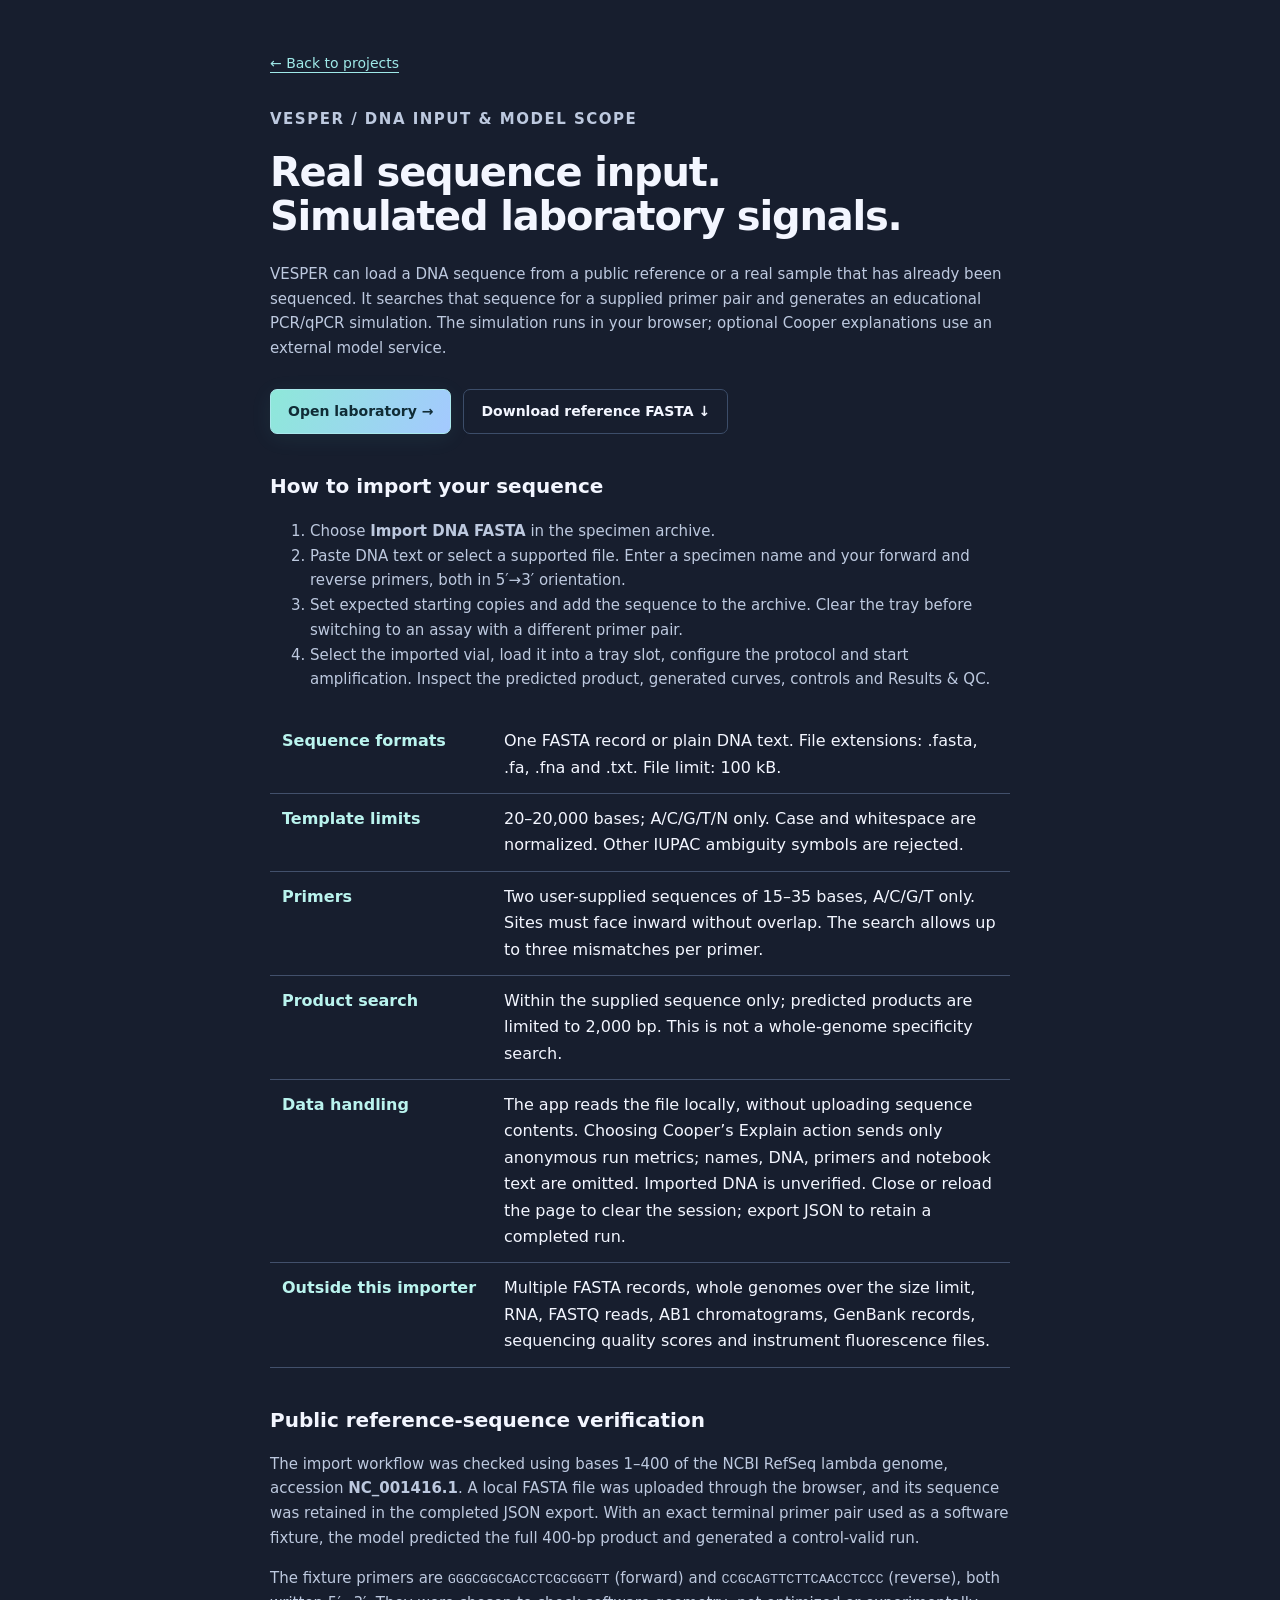
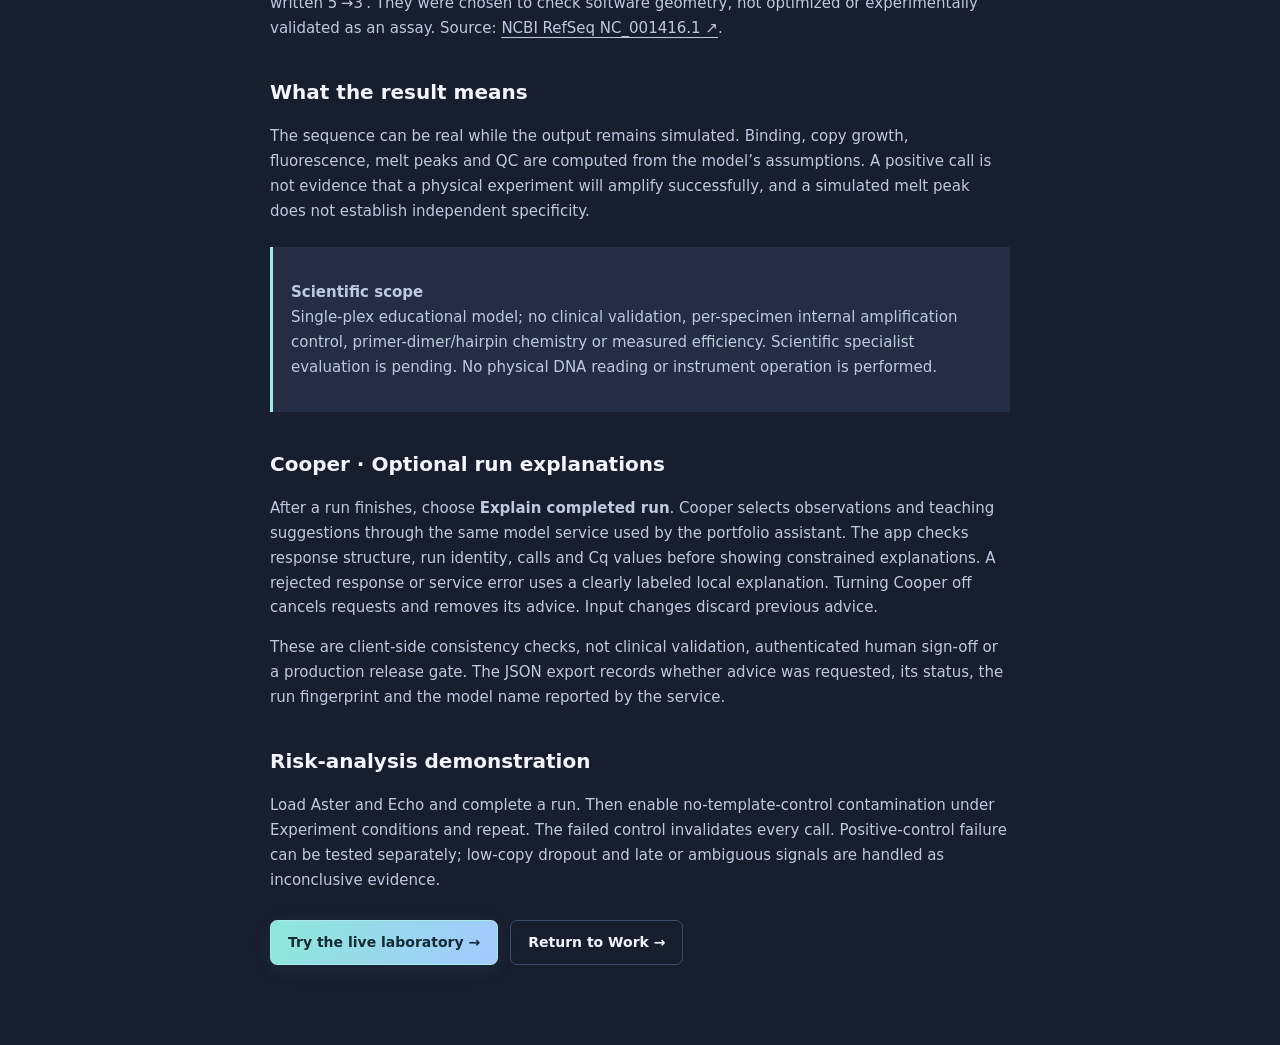
<file: samples/pcr/guide.html>
<!doctype html>
<html lang="en"><head><meta charset="utf-8"><meta name="viewport" content="width=device-width,initial-scale=1"><title>DNA import guide — VESPER PCR</title><meta name="description" content="Supported DNA input, public reference-sequence verification and the scientific limits of VESPER’s educational PCR simulation."><meta name="theme-color" content="#171e2e"><link rel="icon" href="data:,"><link rel="stylesheet" href="../../styles.css?v=20261107-motion2"><style>.format-table{width:100%;border-collapse:collapse;margin:24px 0}.format-table th,.format-table td{text-align:left;border-bottom:1px solid #42506b;padding:12px;vertical-align:top}.format-table th{width:30%;color:#baf4ee}code{overflow-wrap:anywhere}@media(max-width:520px){.format-table th,.format-table td{padding:9px;font-size:13px}.format-table th{width:32%}}</style></head><body>
<main class="container case-study"><a class="back" href="../../#work">← Back to projects</a><p class="eyebrow">VESPER / DNA INPUT &amp; MODEL SCOPE</p><h1>Real sequence input.<br>Simulated laboratory signals.</h1>
<p>VESPER can load a DNA sequence from a public reference or a real sample that has already been sequenced. It searches that sequence for a supplied primer pair and generates an educational PCR/qPCR simulation. The simulation runs in your browser; optional Cooper explanations use an external model service.</p>
<div class="actions"><a class="button primary" href="./">Open laboratory →</a><a class="button" href="tests/fixtures/NC_001416.1-1-400.fasta" download>Download reference FASTA ↓</a></div>
<h2>How to import your sequence</h2><ol><li>Choose <strong>Import DNA FASTA</strong> in the specimen archive.</li><li>Paste DNA text or select a supported file. Enter a specimen name and your forward and reverse primers, both in 5′→3′ orientation.</li><li>Set expected starting copies and add the sequence to the archive. Clear the tray before switching to an assay with a different primer pair.</li><li>Select the imported vial, load it into a tray slot, configure the protocol and start amplification. Inspect the predicted product, generated curves, controls and Results &amp; QC.</li></ol>
<table class="format-table"><tbody><tr><th>Sequence formats</th><td>One FASTA record or plain DNA text. File extensions: .fasta, .fa, .fna and .txt. File limit: 100 kB.</td></tr><tr><th>Template limits</th><td>20–20,000 bases; A/C/G/T/N only. Case and whitespace are normalized. Other IUPAC ambiguity symbols are rejected.</td></tr><tr><th>Primers</th><td>Two user-supplied sequences of 15–35 bases, A/C/G/T only. Sites must face inward without overlap. The search allows up to three mismatches per primer.</td></tr><tr><th>Product search</th><td>Within the supplied sequence only; predicted products are limited to 2,000 bp. This is not a whole-genome specificity search.</td></tr><tr><th>Data handling</th><td>The app reads the file locally, without uploading sequence contents. Choosing Cooper’s Explain action sends only anonymous run metrics; names, DNA, primers and notebook text are omitted. Imported DNA is unverified. Close or reload the page to clear the session; export JSON to retain a completed run.</td></tr><tr><th>Outside this importer</th><td>Multiple FASTA records, whole genomes over the size limit, RNA, FASTQ reads, AB1 chromatograms, GenBank records, sequencing quality scores and instrument fluorescence files.</td></tr></tbody></table>
<h2>Public reference-sequence verification</h2><p>The import workflow was checked using bases 1–400 of the NCBI RefSeq lambda genome, accession <strong>NC_001416.1</strong>. A local FASTA file was uploaded through the browser, and its sequence was retained in the completed JSON export. With an exact terminal primer pair used as a software fixture, the model predicted the full 400-bp product and generated a control-valid run.</p>
<p>The fixture primers are <code>GGGCGGCGACCTCGCGGGTT</code> (forward) and <code>CCGCAGTTCTTCAACCTCCC</code> (reverse), both written 5′→3′. They were chosen to check software geometry, not optimized or experimentally validated as an assay. Source: <a href="https://www.ncbi.nlm.nih.gov/nuccore/NC_001416.1" target="_blank" rel="noopener noreferrer">NCBI RefSeq NC_001416.1 ↗</a>.</p>
<h2>What the result means</h2><p>The sequence can be real while the output remains simulated. Binding, copy growth, fluorescence, melt peaks and QC are computed from the model’s assumptions. A positive call is not evidence that a physical experiment will amplify successfully, and a simulated melt peak does not establish independent specificity.</p>
<div class="callout"><p><strong>Scientific scope</strong><br>Single-plex educational model; no clinical validation, per-specimen internal amplification control, primer-dimer/hairpin chemistry or measured efficiency. Scientific specialist evaluation is pending. No physical DNA reading or instrument operation is performed.</p></div>
<h2>Cooper · Optional run explanations</h2><p>After a run finishes, choose <strong>Explain completed run</strong>. Cooper selects observations and teaching suggestions through the same model service used by the portfolio assistant. The app checks response structure, run identity, calls and Cq values before showing constrained explanations. A rejected response or service error uses a clearly labeled local explanation. Turning Cooper off cancels requests and removes its advice. Input changes discard previous advice.</p><p>These are client-side consistency checks, not clinical validation, authenticated human sign-off or a production release gate. The JSON export records whether advice was requested, its status, the run fingerprint and the model name reported by the service.</p><h2>Risk-analysis demonstration</h2><p>Load Aster and Echo and complete a run. Then enable no-template-control contamination under Experiment conditions and repeat. The failed control invalidates every call. Positive-control failure can be tested separately; low-copy dropout and late or ambiguous signals are handled as inconclusive evidence.</p>
<div class="actions"><a class="button primary" href="./">Try the live laboratory →</a><a class="button" href="../../#work">Return to Work →</a></div>
</main></body></html>
</file>
<file: styles.css>
:root{color-scheme:dark;--bg:#171e2e;--surface:#232e44;--text:#f3f6ff;--muted:#bdc9df;--line:#3c4d69;--accent:#9fe9e8;--button:#9fe9e8;--ink:#102c36;--wave-cyan:95,224,220;--wave-blue:124,157,255;--wave-violet:187,143,250;font-family:Inter,ui-sans-serif,system-ui,-apple-system,BlinkMacSystemFont,"Segoe UI",sans-serif;font-synthesis:none}
*{box-sizing:border-box}html{scroll-behavior:smooth;scroll-padding-top:100px}body{margin:0;background:var(--bg);color:var(--text);font-size:16px;line-height:1.65}a{color:inherit;text-underline-offset:4px}button,input,textarea{font:inherit}button,a{-webkit-tap-highlight-color:transparent}button{cursor:pointer}a:focus-visible,button:focus-visible,input:focus-visible,textarea:focus-visible,summary:focus-visible{outline:3px solid var(--accent);outline-offset:5px}[hidden]{display:none!important}.container{width:min(100% - 48px,1000px);margin-inline:auto}.skip{position:fixed;top:-100px;left:16px;z-index:100;background:var(--accent);color:var(--ink);padding:10px 16px}.skip:focus{top:12px}.site-header{position:sticky;top:0;z-index:20;background:#171e2ef2;border-bottom:1px solid var(--line);backdrop-filter:blur(12px)}.header-inner{display:flex;align-items:center;justify-content:space-between;gap:16px;min-height:80px}.brand{font-size:17px;font-weight:650;letter-spacing:-.5px;text-decoration:none}.brand-mark{color:var(--accent);margin-right:10px}nav{display:flex;gap:6px}nav a{padding:9px 13px;text-decoration:none;color:var(--muted);font-size:14px;border-radius:7px}nav a:hover,nav a[aria-current]{background:#2b4054;color:#b5f4ed}.hero{padding:76px 0 66px;display:grid;grid-template-columns:1fr 250px;gap:64px;align-items:start}.eyebrow{font-size:12px;letter-spacing:1.5px;text-transform:uppercase;color:var(--accent);font-weight:650;margin:0 0 18px}h1{font-size:clamp(36px,5.2vw,58px);font-weight:600;letter-spacing:-2.2px;line-height:1.1;margin:0 0 24px}h1 span{color:#bfc0ff}.intro{font-size:17px;max-width:620px;color:var(--muted);margin:0 0 26px}.actions{display:flex;gap:12px;flex-wrap:wrap}.button{min-height:44px;display:inline-flex;align-items:center;justify-content:center;gap:10px;padding:10px 17px;border:1px solid var(--line);border-radius:7px;text-decoration:none;font-size:14px;font-weight:600;background:transparent;color:var(--text)}.button:hover{background:#2c3d56;border-color:#83b9cc}.button.primary{background:linear-gradient(115deg,#8ee8d9,#a4c9ff);border-color:#a9e7ec;color:var(--ink);box-shadow:0 4px 22px #5ed7db13}.button.primary:hover{background:linear-gradient(115deg,#a8f1e5,#b9d7ff)}.contact-card{border-left:1px solid var(--line);padding-left:28px;margin-top:9px}.contact-card h2{font-size:14px;font-weight:600;margin:0 0 8px}.contact-card p{font-size:13px;color:var(--muted);margin:0 0 18px}.contact-card a{font-size:14px;display:table;margin:10px 0;overflow-wrap:anywhere}.contact-card .location{margin-top:20px;font-size:12px}section.content-section{padding:48px 0;border-top:1px solid var(--line)}.section-head{display:flex;align-items:start;justify-content:space-between;gap:20px;margin-bottom:26px}.section-head h2{font-size:28px;line-height:1.2;font-weight:600;letter-spacing:-.8px;margin:0 0 10px}.section-head p{color:var(--muted);font-size:14px;margin:0;max-width:620px}.project-grid{display:grid;grid-template-columns:repeat(2,minmax(0,1fr));gap:16px}.project{padding:24px;background:var(--surface);border:1px solid var(--line);border-radius:10px;display:flex;flex-direction:column;min-width:0}.project .kind{font-size:11px;letter-spacing:.6px;text-transform:uppercase;color:var(--accent);margin:0 0 10px}.project h3{font-size:19px;font-weight:600;line-height:1.3;margin:0 0 12px;letter-spacing:-.4px}.project p{font-size:14px;color:var(--muted);margin:0 0 15px}.project .note{font-size:12px;color:var(--muted)}.tags{list-style:none;display:flex;gap:6px 13px;flex-wrap:wrap;padding:0;margin:0 0 22px;color:#c9d6f0;font-size:12px}.project>a{margin-top:auto;font-size:13px;font-weight:600;color:var(--accent);width:fit-content}.more-projects{margin-top:20px}.more-projects summary{color:var(--muted);cursor:pointer;padding:10px 0;width:fit-content;font-size:14px}.more-projects .project-grid{margin-top:16px}.cv-layout{display:grid;grid-template-columns:220px 1fr;gap:48px}.cv-sidebar{font-size:13px;color:var(--muted)}.cv-sidebar h3{color:var(--text);font-size:16px;margin:0 0 8px;font-weight:600}.cv-sidebar p{margin:0 0 20px}.cv-sidebar .button{width:100%}.cv-sidebar small{display:block;margin-top:8px}.cv-body{min-width:0}.cv-body h3{font-size:12px;font-weight:650;letter-spacing:1px;text-transform:uppercase;color:var(--accent);margin:28px 0 12px}.cv-body h3:first-child{margin-top:0}.cv-body h4{font-size:14px;margin:20px 0 6px;font-weight:650;line-height:1.5}.cv-body p,.cv-body li{color:var(--muted);font-size:14px;margin:0 0 9px}.cv-body ul{padding-left:18px;margin:0}.cv-body .skill{font-weight:650;color:var(--text);font-size:13px}.site-footer{border-top:1px solid var(--line);padding:30px 0 95px;color:var(--muted);font-size:12px}.footer-inner{display:flex;justify-content:space-between;gap:16px}.footer-inner a{margin-left:18px}.case-study{max-width:740px;padding-block:50px 80px}.case-study .back{display:inline-block;color:var(--accent);font-size:14px;margin-bottom:32px}.case-study h1{font-size:40px;letter-spacing:-1.2px}.case-study h2{font-size:20px;font-weight:600;margin:36px 0 12px}.case-study p,.case-study li{color:var(--muted);font-size:15px}.case-study .facts{display:grid;grid-template-columns:repeat(3,1fr);gap:12px;margin:28px 0}.fact{border:1px solid var(--line);padding:18px;border-radius:8px}.fact strong{font-size:27px;color:var(--text);display:block}.fact span{font-size:12px;color:var(--muted)}.case-study .callout{padding:18px;border-left:3px solid var(--accent);background:var(--surface);margin:24px 0}.case-study img{display:block;max-width:100%;border:1px solid var(--line);border-radius:8px}.case-study figcaption{font-size:12px;color:var(--muted);margin-top:8px}.case-study figure{margin:28px 0}.case-study code{font-size:.9em;overflow-wrap:anywhere}.case-study .actions{margin-top:28px}
@media(max-width:760px){.container{width:min(100% - 36px,1000px)}.hero{grid-template-columns:1fr;gap:36px;padding:48px 0}.contact-card{padding-left:0;border-left:0;border-top:1px solid var(--line);padding-top:20px;display:flex;flex-wrap:wrap;gap:6px 20px}.contact-card h2,.contact-card p{width:100%;margin:0 0 4px}.contact-card a{margin:4px 0}.contact-card .location{margin:4px 0 0}.cv-layout{grid-template-columns:1fr;gap:30px}.cv-sidebar .button{width:auto}.cv-sidebar p{margin-bottom:12px}.cv-sidebar small{display:inline;margin-left:10px}.section-head{flex-wrap:wrap}.footer-inner{flex-direction:column}.footer-inner a{margin:0 18px 0 0}}
@media(max-width:520px){.header-inner{min-height:68px;gap:8px}.brand{font-size:14px}.brand-mark{margin-right:5px}nav{gap:0}nav a{font-size:13px;padding:8px 10px}.project-grid{grid-template-columns:1fr}.hero{padding-top:38px}h1{letter-spacing:-1.3px}.project{padding:21px}.case-study .facts{grid-template-columns:1fr}.fact{padding:12px 18px;display:flex;gap:14px;align-items:center}.fact strong{font-size:22px}.cv-sidebar small{display:block;margin:8px 0 0}section.content-section{padding:36px 0}.section-head h2{font-size:25px}.button{padding:10px 14px}}
@media(prefers-reduced-motion:reduce){html{scroll-behavior:auto}*,*::before,*::after{animation:none!important;transition:none!important}}
@media print{@page{size:A4;margin:12mm}body{background:white;color:#111;font-size:10pt}.site-header,.skip,.hero,#work,.site-footer,.cv-sidebar,.section-head,.gaby-launcher,#gaby-fab,#gaby-panel,#gaby-overlay{display:none!important}.container{width:100%}section.content-section{padding:0;border:0}.cv-layout{display:block}.cv-body h3{color:#333;margin:14px 0 6px;font-size:10pt}.cv-body h4{margin:9px 0 4px;font-size:10pt;break-after:avoid}.cv-body p,.cv-body li,.cv-body .skill{font-size:9pt;color:#111}.cv-body h3{break-after:avoid}.print-title{display:block!important;font-size:20pt;margin:0 0 8px}}
.sr-only{position:absolute;width:1px;height:1px;padding:0;margin:-1px;overflow:hidden;clip:rect(0,0,0,0);white-space:nowrap;border:0}
.strength-grid{display:grid;grid-template-columns:repeat(3,minmax(0,1fr));gap:24px}.strength{border-top:2px solid var(--accent);padding-top:16px;min-width:0}.strength h3{font-size:17px;line-height:1.4;margin:0 0 10px;font-weight:600}.strength p{font-size:14px;line-height:1.7;margin:0;color:var(--muted)}@media(max-width:700px){.strength-grid{grid-template-columns:1fr;gap:26px}}
/* Nix's quiet neural-wave field, with an opaque surface behind long-form text. */
#wave-field{position:fixed;inset:0;width:100%;height:100%;z-index:-1;pointer-events:none;opacity:.78}body{isolation:isolate}.hero{position:relative}.hero::before{content:"";position:absolute;inset:0 -24px;z-index:-1;background:linear-gradient(90deg,#171e2ecc,#171e2e80 68%,#171e2e99);pointer-events:none}.project{background:linear-gradient(145deg,#27334af5,#202b40f5);border-color:#43516b;box-shadow:inset 0 1px #ffffff06}.project:hover{border-color:#6b9eaf}#cv{position:relative;background:#1a2436ed;border-radius:8px}.film-grid{display:grid;grid-template-columns:1fr;gap:28px}.film{border:1px solid var(--line);border-radius:10px;background:linear-gradient(145deg,#27334af5,#202b40f5);padding:24px;min-width:0}.film-meta{display:flex;justify-content:space-between;gap:16px;font-size:11px;letter-spacing:.6px;text-transform:uppercase;color:var(--accent);margin-bottom:10px}.film h3{font-size:22px;margin:0 0 8px;letter-spacing:-.4px;font-weight:600}.film>p{color:var(--muted);font-size:14px;margin:0 0 18px;max-width:760px}.film video{display:block;width:100%;aspect-ratio:16/9;border:1px solid var(--line);border-radius:6px;background:#121c2c}.film .film-note{font-size:12px;margin:14px 0;color:var(--muted)}.film-bottom{display:flex;justify-content:space-between;gap:16px;align-items:start;font-size:12px}.film-bottom details{max-width:660px}.film-bottom summary{cursor:pointer;color:var(--accent);width:fit-content;min-height:32px}.film-bottom p{color:var(--muted);margin:8px 0;line-height:1.65;font-size:13px}.film-bottom>a{white-space:nowrap;color:var(--accent);padding-top:2px;min-height:32px}.footer-links{display:flex;align-items:center;flex-wrap:wrap;gap:18px}.footer-links a{margin:0}.footer-links button{border:0;background:transparent;color:var(--muted);font-size:12px;min-height:36px;padding:0;text-decoration:underline;text-underline-offset:4px}html.intro-active{overflow:hidden}.intro-active #gaby-fab,.intro-active .skip{visibility:hidden}#boot{position:fixed;inset:0;z-index:100;background:radial-gradient(ellipse at 50% 60%,#254250,#151d2e 70%);display:flex;align-items:center;justify-content:center;padding:28px;color:#effbff}.intro-content{width:min(100%,460px)}.intro-kicker{font:500 12px ui-monospace,monospace;letter-spacing:2px;color:var(--accent);margin:0 0 24px}.intro-content h2{font-size:clamp(30px,7vw,48px);font-weight:500;letter-spacing:-1.6px;line-height:1.15;margin:0 0 18px}.intro-detail{font-size:14px;color:var(--muted);margin:0 0 30px}.intro-line{height:1px;background:#3a5966;overflow:hidden;margin:0 0 26px}.intro-line::after{content:"";display:block;height:100%;width:100%;background:linear-gradient(90deg,#8ee8d9,#b9a3ff);transform-origin:left;animation:intro-line 6.5s ease-out both}#intro-skip{border:1px solid #5a8896;border-radius:6px;background:transparent;color:var(--accent);font-size:13px;padding:10px 16px;min-height:44px}@keyframes intro-line{from{transform:scaleX(0)}to{transform:scaleX(1)}}
@media(min-width:1000px){.film{display:grid;grid-template-columns:1fr 1.5fr;column-gap:32px;align-items:start}.film-meta,.film h3,.film>p{grid-column:1}.film video{grid-column:2;grid-row:1/5}.film .film-note{grid-column:1;grid-row:4}.film-bottom{grid-column:1/-1;margin-top:18px}}
@media(max-width:520px){.header-inner{flex-wrap:wrap;gap:0;padding:10px 0 8px}.brand{width:100%;margin-bottom:4px}nav{width:100%;justify-content:space-between}nav a{padding:7px 14px;min-height:36px}.film{padding:18px}.film-bottom{flex-direction:column;gap:4px}.hero::before{inset:0 -18px}.footer-links{gap:8px 18px}}
@media(prefers-reduced-motion:reduce){.intro-line::after{animation:none}}
@media print{#boot,#wave-field,#films,#motion-toggle{display:none!important}}
/* Game design stays inside Work, with real renders and a readable case study. */
.game-design{margin-top:48px;padding-top:40px;border-top:1px solid var(--line);scroll-margin-top:105px}.game-section-head{display:flex;justify-content:space-between;align-items:end;gap:28px;margin-bottom:25px}.game-section-head .eyebrow{font-size:10px;margin-bottom:8px}.game-section-head h3{font-size:28px;letter-spacing:-.8px;line-height:1.2;margin:0;font-weight:600}.game-section-head>p{color:var(--muted);font-size:13px;max-width:270px;margin:0}.game-project{border:1px solid #496276;border-radius:12px;overflow:hidden;background:linear-gradient(145deg,#202d43f5,#131e31f5)}.game-feature-grid{display:grid;grid-template-columns:.9fr 1.1fr;align-items:center;gap:30px;padding:30px}.game-copy{min-width:0}.game-copy .kind{font-size:10px;letter-spacing:.7px;text-transform:uppercase;color:var(--accent);margin:0 0 12px}.game-copy h4{font-size:30px;letter-spacing:-1px;line-height:1.15;margin:0 0 14px;font-weight:600}.game-copy .game-tagline{font-size:19px;line-height:1.4;color:#d1c6fa;margin:0 0 16px}.game-copy>p{font-size:13px;color:var(--muted);margin:0 0 18px}.game-copy .tags{font-size:11px;margin-bottom:20px}.game-copy .game-role{font-size:11px;line-height:1.7;margin:20px 0 0}.game-role strong{display:block;color:var(--text);font-weight:600;margin-bottom:3px}.game-project figure{margin:0;min-width:0}.game-project img{width:100%;height:auto;display:block;aspect-ratio:4/3;border-radius:6px;border:1px solid #3c5069}.game-project figure>a{display:block;border-radius:6px}.game-project figure>a:hover img{border-color:var(--accent)}.game-hero-image figcaption{font-size:10px;color:var(--muted);margin-top:10px}.game-principles{display:grid;grid-template-columns:repeat(3,minmax(0,1fr));gap:28px;margin:0 30px;padding:25px 0;border-top:1px solid var(--line);border-bottom:1px solid var(--line)}.game-principles h5{font-size:13px;color:var(--text);font-weight:600;margin:0 0 9px}.game-principles p{font-size:12px;line-height:1.8;color:var(--muted);margin:0}.game-gallery{display:grid;grid-template-columns:repeat(3,minmax(0,1fr));gap:16px;padding:28px 30px 22px}.game-gallery figcaption{font-size:11px;line-height:1.6;padding-top:11px;color:var(--muted)}.game-gallery figcaption strong{display:block;color:var(--text);font-size:12px;font-weight:600;margin-bottom:3px}.game-art-note{font-size:10px;line-height:1.7;color:var(--muted);margin:0;padding:0 30px 24px}.game-case{max-width:960px}.game-case h1{font-size:clamp(35px,5vw,54px);line-height:1.1;max-width:750px}.game-case .case-lede{max-width:730px;font-size:18px}.game-case .case-meta{display:grid;grid-template-columns:repeat(3,1fr);gap:24px;padding:24px 0;margin:28px 0;border-top:1px solid var(--line);border-bottom:1px solid var(--line)}.case-meta dt{font-size:11px;text-transform:uppercase;letter-spacing:.8px;color:var(--accent);margin-bottom:8px}.case-meta dd{font-size:13px;color:var(--muted);margin:0}.game-case .case-columns{display:grid;grid-template-columns:1fr 1fr;gap:35px}.game-case .case-columns h2{margin-top:10px}.game-case .case-gallery{display:grid;grid-template-columns:1fr 1fr;gap:24px}.game-case .case-gallery figure{margin:5px 0 24px}.game-case .case-gallery a{display:block}.game-case .case-footer{margin-top:40px;padding-top:25px;border-top:1px solid var(--line)}
@media(max-width:820px){.game-feature-grid{grid-template-columns:1fr;gap:25px}.game-copy h4{font-size:32px}.game-copy>p{max-width:600px}.game-copy .game-role{margin-top:15px}.game-principles{gap:20px}.game-gallery{gap:13px}}
@media(max-width:600px){.game-design{margin-top:32px;padding-top:30px}.game-section-head{display:block}.game-section-head h3{font-size:25px}.game-section-head>p{margin-top:12px;max-width:none}.game-feature-grid{padding:22px;gap:24px}.game-principles{grid-template-columns:1fr;margin:0 22px;padding:22px 0;gap:20px}.game-gallery{grid-template-columns:1fr;padding:22px;gap:24px}.game-gallery figcaption{font-size:12px}.game-art-note{padding:0 22px 22px;font-size:11px}.game-copy h4{font-size:29px}.game-case .case-meta{grid-template-columns:1fr;gap:18px}.game-case .case-columns,.game-case .case-gallery{grid-template-columns:1fr;gap:10px}.game-case .case-lede{font-size:16px}}
@media print{.game-design{display:none!important}}
.game-case img{width:100%;height:auto;aspect-ratio:4/3}
/* Multidisciplinary card theatre: original project imagery over Nix's field. */
#wave-field{opacity:.92}.intro-active #wave-field{z-index:100;opacity:1}.intro-active #boot{background:radial-gradient(ellipse at 50% 42%,#070d1700 0%,#070d1720 55%,#070d17c9 100%)}
#boot{display:block;padding:0;perspective:1200px;overflow:hidden;background:#071121}.intro-topline{position:absolute;left:4vw;right:4vw;top:28px;display:flex;align-items:center;justify-content:space-between;gap:20px;z-index:5;font:10px ui-monospace,monospace;letter-spacing:1.7px;color:#d1e2ee}.intro-topline p{margin:0}.intro-topline p span{color:#71e4dc;padding:0 10px}.intro-edition{color:#8ba4b8;font-size:9px;letter-spacing:1.2px}.discipline-stage{position:absolute;inset:0;perspective:1400px;transform-style:preserve-3d;pointer-events:none}.discipline-card{--x:0px;--y:0px;--r:0deg;--yaw:0deg;--delay:0ms;--card-color:104,233,222;position:absolute;left:50%;top:43%;width:clamp(190px,20vw,310px);height:clamp(260px,28vw,405px);margin:0;border:1px solid rgba(var(--card-color),.55);border-radius:12px;overflow:hidden;transform-style:preserve-3d;background:linear-gradient(145deg,rgba(var(--card-color),.13),#0c1723ee 70%);box-shadow:0 35px 90px #0007,0 0 45px rgba(var(--card-color),.07),inset 0 1px #ffffff19;animation:discipline-arrive calc(6.5s - var(--delay)) cubic-bezier(.19,1,.22,1) both;animation-delay:var(--delay);will-change:transform,opacity}.discipline-ai{--x:-145%;--y:-51%;--r:-13deg;--yaw:20deg;--delay:0ms}.discipline-game{--x:-80%;--y:-61%;--r:-5deg;--yaw:10deg;--delay:850ms;--card-color:126,165,255}.discipline-code{--x:-10%;--y:-53%;--r:7deg;--yaw:-12deg;--delay:1700ms;--card-color:197,147,255}.discipline-motion{--x:57%;--y:-44%;--r:15deg;--yaw:-22deg;--delay:2550ms;--card-color:255,191,121}.discipline-card-top{position:relative;display:flex;align-items:center;justify-content:space-between;padding:16px 16px 10px;font:8px ui-monospace,monospace;letter-spacing:1.1px;color:rgb(var(--card-color));z-index:2}.discipline-card-top>span:last-child{font-size:18px}.discipline-visual{position:absolute;left:0;right:0;top:45px;bottom:67px;overflow:hidden}.discipline-visual:after{content:'';position:absolute;inset:0;background:linear-gradient(180deg,#07112111,#07112122 45%,#071121c9);border-top:1px solid rgba(var(--card-color),.15)}.discipline-visual img{position:absolute;inset:0;width:100%;height:100%;object-fit:cover;opacity:.48;filter:saturate(.7);transform:scale(1.03)}.discipline-game .discipline-visual img{opacity:.8;object-position:75% 40%}.discipline-visual svg{position:absolute;width:44%;height:auto;left:28%;top:24%;z-index:1;fill:none;stroke:rgb(var(--card-color));stroke-width:1.2;filter:drop-shadow(0 0 12px rgba(var(--card-color),.8))}.discipline-ai svg circle{fill:#102b37;stroke-width:1.7}.discipline-card figcaption{position:absolute;left:17px;right:12px;bottom:18px;z-index:3}.discipline-card figcaption>span{display:block;color:#e8f3fa;font-size:clamp(17px,1.6vw,23px);font-weight:550;letter-spacing:-.6px;line-height:1.3}.discipline-card small{display:block;font-size:8px;color:rgb(var(--card-color));margin-top:6px;letter-spacing:.3px}#boot .intro-content{position:absolute;left:0;right:0;bottom:14%;width:auto;text-align:center;padding:0 25px;z-index:4;animation:intro-message 6.5s ease both;pointer-events:none}#boot .intro-kicker{font-size:9px;letter-spacing:2.8px;margin-bottom:16px;color:#89dcd8}#boot .intro-content h2{font-size:clamp(35px,5.6vw,78px);letter-spacing:-3px;line-height:1.05;margin:0 0 13px;font-weight:500;text-shadow:0 3px 35px #0008}#boot .intro-detail{font-size:13px;color:#9bb2c6;margin:0}.intro-bottom{position:absolute;bottom:28px;left:4vw;right:4vw;display:flex;align-items:center;gap:28px;z-index:5}.intro-bottom .intro-line{flex:1;margin:0;background:#254151;max-width:340px}.intro-bottom #intro-skip{margin-left:auto;border-color:#446776;background:#0b1725a8;font-size:11px;padding:9px 15px;backdrop-filter:blur(8px)}.intro-bottom #intro-skip span{margin-left:15px}.intro-line::after{background:linear-gradient(90deg,#73e8dd,#80a6ff,#c693fa,#efbb79)}
@keyframes discipline-arrive{0%{opacity:0;transform:translate3d(calc(var(--x) * 2.6),calc(var(--y) * 1.5),-850px) rotateZ(calc(var(--r) * 2.4)) rotateY(var(--yaw)) scale(.7)}10%{opacity:1;transform:translate3d(var(--x),var(--y),0) rotateZ(var(--r)) rotateY(var(--yaw)) scale(1)}64%{opacity:1;transform:translate3d(var(--x),calc(var(--y) - 12%),45px) rotateZ(calc(var(--r) * .8)) rotateY(calc(var(--yaw) * .7)) scale(1.025)}91%,100%{opacity:0;transform:translate3d(-50%,-45%,-1150px) rotateZ(0) rotateY(0) scale(.18)}}
@keyframes intro-message{0%,15%{opacity:0;transform:translateY(14px)}35%,85%{opacity:1;transform:translateY(0)}100%{opacity:1;transform:translateY(-4px)}}
@media(min-width:1800px){.discipline-card{width:310px;height:405px}.discipline-ai{--x:-170%}.discipline-game{--x:-90%}.discipline-code{--x:-5%}.discipline-motion{--x:78%}}
@media(max-width:700px){.intro-topline{top:20px;font-size:8px;letter-spacing:1px}.intro-edition{display:none}.discipline-card{width:38vw;height:clamp(168px,25vh,235px);top:39%;border-radius:8px}.discipline-ai{--x:-104%;--y:-105%;--r:-10deg;--yaw:12deg}.discipline-game{--x:8%;--y:-93%;--r:9deg;--yaw:-12deg}.discipline-code{--x:-104%;--y:12%;--r:-7deg;--yaw:10deg}.discipline-motion{--x:7%;--y:17%;--r:11deg;--yaw:-14deg}.discipline-card-top{padding:9px 9px 5px;font-size:6px;letter-spacing:.3px}.discipline-card-top>span:last-child{font-size:12px}.discipline-visual{top:28px;bottom:48px}.discipline-visual svg{width:38%;left:31%;top:20%}.discipline-card figcaption{left:10px;bottom:11px;right:4px}.discipline-card figcaption>span{font-size:14px;letter-spacing:-.4px}.discipline-card small{font-size:5.8px;letter-spacing:0;margin-top:4px}#boot .intro-content{bottom:13%;padding:0 16px}#boot .intro-content h2{font-size:clamp(33px,8vw,48px);letter-spacing:-1.6px}#boot .intro-kicker{font-size:6px;letter-spacing:1.3px;margin-bottom:12px}#boot .intro-detail{font-size:10px}.intro-bottom{bottom:20px;gap:20px}.intro-bottom .intro-line{max-width:140px}.intro-bottom #intro-skip{font-size:10px;padding:7px 12px}}
@media(max-height:600px) and (min-width:701px){.discipline-card{height:230px;width:180px;top:43%}.intro-topline{top:16px}#boot .intro-content{bottom:11%}#boot .intro-content h2{font-size:38px}.intro-bottom{bottom:14px}.discipline-card figcaption>span{font-size:16px}}
@media(prefers-reduced-motion:reduce){.discipline-card,#boot .intro-content{animation:none!important}.discipline-stage{display:none}}
@media print{#replay-intro{display:none!important}}
@media(min-width:701px){.discipline-ai{--x:-155%}.discipline-game{--x:-85%}.discipline-code{--x:12%}.discipline-motion{--x:90%}}
@media(min-width:1800px){.discipline-ai{--x:-170%}.discipline-game{--x:-90%}.discipline-code{--x:8%}.discipline-motion{--x:95%}}
.discipline-stage{transform-style:flat}.discipline-ai{z-index:1}.discipline-game{z-index:2}.discipline-code{z-index:3}.discipline-motion{z-index:4}

.game-project+.game-project{margin-top:24px}
</file>
<file: samples/pcr/lab.css>
:root{color-scheme:dark;--bg:#0c1011;--panel:#121718;--line:#2b3332;--ink:#e1e5dd;--muted:#8c9892;--green:#c7dea7;--mint:#9ed5a0;--amber:#e2c58b;--red:#e29c88;--mono:'IBM Plex Mono','SFMono-Regular',Consolas,monospace;--sans:'Inter','Segoe UI',Arial,sans-serif}
*{box-sizing:border-box}body{margin:0;background:var(--bg);color:var(--ink);font:13px var(--sans);background-image:radial-gradient(ellipse at 50% 5%,#202c2530,transparent 70%)}button,input,select,textarea{font:inherit}button,a,input,select,textarea{-webkit-tap-highlight-color:transparent}button{cursor:pointer}button:disabled{cursor:not-allowed;opacity:.38}button:focus-visible,a:focus-visible,[tabindex]:focus-visible{outline:2px solid var(--green);outline-offset:5px}input:focus,select:focus,textarea:focus{outline:1px solid var(--green);outline-offset:1px}button{color:inherit}a{color:inherit}input,select,textarea{min-width:0;color:var(--ink);background:#0d1212;border:1px solid #36403b;border-radius:3px;padding:9px}input[type=number]{appearance:textfield;-moz-appearance:textfield}input::-webkit-inner-spin-button{appearance:none}input[type=checkbox]{accent-color:var(--green)}.svg-defs{position:absolute;width:0;height:0;overflow:hidden}.topbar{height:82px;border-bottom:1px solid var(--line);display:flex;align-items:center;justify-content:space-between;padding:0 38px}.brand{display:flex;align-items:center;gap:13px;text-decoration:none;font-size:21px;letter-spacing:5px;font-weight:600}.brand-mark{position:relative;font:40px Georgia,serif;color:var(--green);letter-spacing:-6px;line-height:1;width:36px}.brand-mark span{font-size:12px;position:absolute;left:14px;top:14px}.brand-sub{display:block;font:8px var(--mono);letter-spacing:2.3px;margin-top:5px;color:var(--muted)}.facility{display:flex;align-items:center;gap:12px;font:10px var(--mono);letter-spacing:1.3px;color:#a7b3a8}.status-dot,.live-light,.small-light{display:inline-block;width:6px;height:6px;border-radius:50%;background:var(--green);box-shadow:0 0 9px #b6d49d66}.slash{color:#58645e;margin:0 3px}.facility-tag{font-size:8px;color:#8f9c91;border:1px solid #39413b;padding:6px 9px;letter-spacing:.7px;margin-left:10px}.top-actions{display:flex;align-items:center;gap:22px}.research-label{font:8px var(--mono);letter-spacing:1px;color:#a9b095}.icon-button{border:1px solid #3b443c;background:transparent;border-radius:50%;width:24px;height:24px;color:#9da995}.workspace-bar{display:flex;justify-content:space-between;align-items:end;padding:30px 38px 26px}.eyebrow{font:9px var(--mono);letter-spacing:1.8px;color:#929f91}h1{font-size:30px;letter-spacing:-1px;font-weight:450;margin:10px 0 0}h1>span{color:var(--green)}.run-label{display:flex;align-items:center;gap:9px;font:9px var(--mono);letter-spacing:1.3px}.run-label small{font-size:9px;color:#7c8880;border-left:1px solid #394039;margin-left:12px;padding-left:20px}.live-light{width:5px;height:5px}.lab-layout{display:grid;grid-template-columns:242px minmax(410px,1fr) 276px;gap:16px;margin:0 38px}.panel{background:var(--panel);border:1px solid var(--line);border-radius:5px;overflow:hidden}.panel-heading{display:flex;align-items:center;justify-content:space-between;margin-bottom:14px}h2{font-size:13px;font-weight:500;margin:0}.counter{font:10px var(--mono);color:var(--green);background:#253022;padding:3px 6px;border-radius:2px}.inventory{padding:20px 17px 0}.panel-intro{color:var(--muted);font-size:11px;line-height:1.8;margin:0 0 22px}.shelf-label{display:flex;justify-content:space-between;font:7px var(--mono);color:#8c9a8e;letter-spacing:.6px;border-bottom:1px solid var(--line);padding-bottom:10px}.shelf-label span:last-child{color:#69766c}.specimens{display:grid;gap:8px;margin-top:14px}.specimen{position:relative;display:flex;align-items:center;gap:13px;width:100%;background:linear-gradient(110deg,#202721,#171d1a);border:1px solid #333e34;padding:12px 10px;text-align:left;border-radius:3px;transition:background .2s,border-color .2s,transform .2s;min-height:76px}.specimen:hover,.specimen.selected{border-color:var(--sample);background:linear-gradient(110deg,#2c3528,#18201b)}.specimen.selected:after{content:'';position:absolute;right:0;top:0;width:3px;height:100%;background:var(--sample)}.specimen:active{cursor:grabbing}.specimen[draggable]{cursor:grab}.specimen.dragging{opacity:.4}.vial{width:30px;height:45px;position:relative;flex-shrink:0;border:1px solid #7b8d7e;border-radius:3px 3px 9px 9px;background:linear-gradient(90deg,#a6baab20,#dae6db0a 40%,#8d9c8a28);box-shadow:inset 4px 0 3px #b4cbb110}.vial:before{content:'';position:absolute;left:-3px;top:-5px;width:34px;height:8px;background:repeating-linear-gradient(90deg,#6c7a67 0 2px,#414e3f 2px 4px);border:1px solid #8e9c7c;border-radius:2px}.vial:after{content:'';position:absolute;left:3px;right:3px;bottom:3px;height:22px;border-radius:1px 1px 6px 6px;background:var(--sample);opacity:.25;box-shadow:0 0 9px var(--sample)}.vial svg{position:absolute;z-index:1;left:5px;top:13px;width:18px;height:20px;fill:none;stroke:var(--sample);stroke-width:1.4}.specimen-meta{flex:1}.specimen-code{font:8px var(--mono);color:var(--sample);letter-spacing:.8px}.specimen-name{font-size:13px;display:block;margin:4px 0;font-weight:500}.specimen-sub{font-size:9px;color:#95a092}.specimen .grip{font:13px var(--mono);color:#627160}.import-button{display:flex;align-items:center;gap:7px;width:100%;font-size:10px;padding:11px 0;margin-top:11px;border:0;background:none;color:#b4c2a7}.import-button svg{width:15px;height:15px;fill:none;stroke:currentColor}.import-button>span{margin-left:auto}.archive-footer{display:flex;align-items:center;gap:6px;font:7px var(--mono);letter-spacing:.4px;padding:14px 0;color:#829077;border-top:1px solid var(--line)}.archive-footer>span:last-child{margin-left:auto;color:#c0d2b3}.small-light{width:4px;height:4px}.specimen-inspector{padding:14px 0;border-top:1px solid var(--line);font:9px var(--mono);line-height:1.8;color:#a5b09e}.inspector-top{display:flex;justify-content:space-between;margin-bottom:8px;color:#d0dbc4}.specimen-inspector .sequence{font-size:8px;overflow-wrap:anywhere;color:#7f9279}.inspector-kv{display:flex;justify-content:space-between;font-size:8px}.room{display:flex;flex-direction:column;background:#111716}.room-top{height:48px;display:flex;align-items:center;justify-content:space-between;padding:0 21px;border-bottom:1px solid #28332e}.room-top .eyebrow{font-size:8px;letter-spacing:1.6px}.room-mode{font:8px var(--mono);letter-spacing:1px;color:var(--green)}.room-art{position:relative;height:370px;flex:1;min-height:350px;overflow:hidden;background:radial-gradient(ellipse at 50% 15%,#69877024,transparent 65%),linear-gradient(180deg,#1b2522,#101817 83%,#0b1010);perspective:800px}.room-art:after{content:'';pointer-events:none;position:absolute;inset:0;background:repeating-linear-gradient(0deg,transparent 0 3px,#030a0820 3px 4px);opacity:.25}.room-light{position:absolute;left:18%;right:18%;height:3px;top:25px;background:#c8dab5;box-shadow:0 1px 12px #d1ecad55,0 40px 100px 40px #a0d8ae0a}.wall-line{position:absolute;top:0;bottom:62px;width:1px;background:#36463e55}.wall-line.one{left:15%}.wall-line.two{right:15%}.wall-label{position:absolute;left:6%;top:48px;font:29px var(--mono);color:#8c9c7d2b;letter-spacing:-2px}.wall-label span{display:block;font-size:5px;letter-spacing:1px;line-height:2;color:#94a18d70}.wall-vent{position:absolute;right:5%;top:53px;display:grid;gap:4px;width:58px;padding:7px;border:1px solid #3f4f3e44;background:#0c151255}.wall-vent i{height:2px;background:#40543c66}.bench-back{position:absolute;left:-2%;right:-2%;height:63px;bottom:64px;background:linear-gradient(180deg,#4d5e51,#202d27);transform:rotateX(45deg);border:1px solid #596c5266;box-shadow:0 -8px 70px #96bc7f0a}.bench-front{position:absolute;left:0;right:0;bottom:61px;height:17px;background:linear-gradient(#3c4b3c,#1a251f);border-bottom:3px solid #0b120e;box-shadow:0 12px 18px #0009}.bench-leg{position:absolute;bottom:0;width:17px;height:62px;background:linear-gradient(90deg,#1a271e,#29352c,#121c16)}.bench-leg.left{left:8%}.bench-leg.right{right:8%}.ambient-vials{position:absolute;left:6%;bottom:113px;display:flex;gap:6px;align-items:end;border-bottom:6px solid #59654a;padding:0 5px;height:43px;transform:skewY(-3deg)}.ambient-vials>span{width:11px;height:29px;background:linear-gradient(90deg,#45645477,#a4c09733);border:1px solid #8c9c7466;border-top:5px solid #7c8d64;border-radius:2px 2px 6px 6px}.ambient-vials>span:nth-child(even){height:35px}.ambient-vials>div{position:absolute;top:42px;left:5px;font:5px var(--mono);letter-spacing:1px;color:#7b8d70}.cycler{position:absolute;width:340px;height:283px;left:50%;bottom:89px;transform:translateX(-50%);cursor:pointer;--heat:#b6d89e}.cycler-back{position:absolute;left:29px;right:29px;top:0;height:125px;transform:perspective(600px) rotateX(-12deg);transform-origin:bottom}.hinge{position:absolute;bottom:-9px;height:20px;left:8px;right:8px;background:linear-gradient(#222e28,#111a16);border-radius:8px;z-index:3}.lid-top{position:absolute;inset:0;clip-path:polygon(9% 0,91% 0,100% 100%,0 100%);background:linear-gradient(120deg,#35423a,#505c4c 35%,#28382d);border-top:2px solid #7b8972;box-shadow:inset 0 8px 25px #111b14}.lid-top:before{content:'';position:absolute;inset:13px 22px 15px;border:1px solid #91a18244;box-shadow:inset 0 0 30px #07170c55;background:repeating-linear-gradient(90deg,transparent 0 9px,#111d1422 9px 10px)}.lid-top>span{position:absolute;left:40px;top:23px;font:11px var(--mono);letter-spacing:4px;color:#bfccae;transform:rotateX(-8deg)}.lid-top>i{position:absolute;left:40px;top:48px;width:28px;height:2px;background:#9cae88;box-shadow:0 6px 0 #9cae8855}.lid-top>b{position:absolute;left:40px;bottom:27px;font:6px var(--mono);letter-spacing:1px;color:#8c9e80}.cycler-body{position:absolute;left:0;right:0;bottom:0;height:162px;filter:drop-shadow(0 20px 12px #0008)}.machine-top{position:absolute;left:0;right:0;top:0;height:67px;clip-path:polygon(9% 0,91% 0,100% 100%,0 100%);background:linear-gradient(135deg,#73806b,#495747 45%,#65725c);border-top:1px solid #b0bea377}.well-plate{position:absolute;top:8px;left:49px;right:49px;height:46px;border:4px solid #333f34;box-shadow:0 0 0 1px #95a68b77;display:grid;grid-template-columns:repeat(12,1fr);gap:3px;padding:2px 5px;background:#17231b;transform:perspective(400px) rotateX(22deg)}.plate-well{border-radius:50%;background:radial-gradient(ellipse,#020805 30%,#344934 65%,#62745e);border:1px solid #8b9a7755}.plate-well.loaded{background:radial-gradient(ellipse,#cbdfb9aa,var(--heat) 20%,#3b5638 70%);box-shadow:0 0 5px #bbe89a55}.machine-face{position:absolute;top:66px;left:0;right:0;height:89px;background:linear-gradient(100deg,#495345,#707b64 30%,#56614e 80%,#364433);border-radius:0 0 7px 7px;border-top:2px solid #909c7c55;border-bottom:3px solid #24341f;box-shadow:inset 0 -3px 8px #1a291a99}.machine-id{position:absolute;left:21px;top:19px;font:15px var(--mono);letter-spacing:-.4px;color:#e0e7cd}.machine-id small{display:block;font-size:5px;letter-spacing:1px;margin-top:5px;color:#bec9ab}.machine-screen{position:absolute;left:131px;right:39px;top:11px;height:64px;background:#0b1916;border:3px solid #26382b;border-radius:3px;box-shadow:inset 0 0 9px #000a,0 1px 0 #a3b29555;padding:5px 8px;color:#bcdbaa;font-family:var(--mono)}.machine-screen>span{font-size:5px;display:block;letter-spacing:.8px;color:#8db785}.machine-screen>strong{font-size:24px;line-height:1.3;font-weight:400;text-shadow:0 0 8px #8dcd9a55}.machine-screen small{font-size:10px}.machine-screen>span:last-of-type{font-size:4px}.screen-bars{position:absolute;right:6px;bottom:13px;height:20px;display:flex;align-items:end;gap:2px}.screen-bars i{width:3px;height:20%;background:#9ec48c;opacity:.2}.screen-bars i:nth-child(3n){height:70%}.screen-bars i:nth-child(2n){height:40%}.machine-led{position:absolute;right:17px;top:19px;width:5px;height:5px;border-radius:50%;background:#a9d186;box-shadow:0 0 7px #b0d28c88}.machine-vents{position:absolute;left:21px;bottom:15px;width:73px;height:13px;background:repeating-linear-gradient(90deg,#293a25 0 2px,transparent 2px 6px)}.machine-bottom{position:absolute;bottom:0;left:8px;right:8px;height:8px;background:#152318;border-radius:0 0 5px 5px}.drop-prompt{position:absolute;left:71px;right:71px;top:60px;padding:8px 0;display:flex;align-items:center;flex-direction:column;font:6px var(--mono);letter-spacing:.7px;color:#d9e6c7;background:#0f1d17e8;border:1px dashed #94ae7c;border-radius:3px;z-index:5;transition:opacity .2s}.drop-prompt>span{font-size:20px;line-height:24px;font-weight:200}.drop-prompt small{font-size:5px;color:#9baa92;margin-top:5px;letter-spacing:0}.cycler.drag-over .drop-prompt{border-color:#e9f6c9;background:#385332;box-shadow:0 0 50px #b6d48644}.cycler.has-samples .drop-prompt{opacity:0}.cycler.has-samples:hover:not(.running) .drop-prompt,.cycler.drag-over .drop-prompt{opacity:1}.cycler.running .cycler-back{transform:translateY(103px) perspective(600px) rotateX(73deg);z-index:4;transition:transform 1s}.cycler.running .well-plate{opacity:.1}.cycler.running .machine-led{background:var(--heat);box-shadow:0 0 12px var(--heat);animation:pulse 1s infinite}.cycler.running .screen-bars i{animation:bars 1.3s infinite alternate;opacity:.8}.cycler.running .screen-bars i:nth-child(2n){animation-delay:.4s}.room-caption{position:absolute;bottom:18px;left:20px;right:20px;font:6px var(--mono);letter-spacing:1px;color:#7f8f78;display:flex;align-items:center;gap:6px}.room-caption>span:last-child{margin-left:auto;color:#52684f}.tray-header{display:flex;justify-content:space-between;align-items:center;padding:17px 18px 12px;border-top:1px solid #394437}.tray-header>span{font:8px var(--mono);letter-spacing:1px}.tray-header small{color:#84917b;margin-left:13px;font-size:7px;letter-spacing:.2px}.text-button{background:none;border:0;color:#a8b89c;padding:0;font:9px var(--mono)}.text-button:hover{color:var(--green)}.tray{display:grid;grid-template-columns:repeat(4,minmax(0,1fr));gap:8px;padding:0 18px 17px}.tray-slot{position:relative;min-height:85px;border:1px dashed #47503e;display:flex;justify-content:center;align-items:center;flex-direction:column;gap:5px;border-radius:3px;background:#0e1610;color:#67765e;cursor:pointer}.tray-slot.drag-over{background:#35422a;border-color:var(--green)}.tray-slot .slot-index{position:absolute;left:7px;top:7px;font:7px var(--mono);color:#788b68}.slot-plus{font:24px var(--mono);font-weight:200;color:#788a67}.slot-empty{font:6px var(--mono);letter-spacing:1px}.tray-slot.filled{border-style:solid;border-color:#4b5b42;background:linear-gradient(140deg,#2b3628,#18231a);align-items:stretch;padding:9px 7px 7px;gap:5px}.slot-name{display:flex;align-items:center;gap:5px;font-size:10px;margin-left:4px;color:var(--sample)}.slot-name svg{width:15px;height:19px;stroke:var(--sample);fill:none;stroke-width:1.4}.slot-remove{position:absolute;top:1px;right:3px;border:0;background:none;font-size:14px;color:#99a78d;padding:1px 4px}.slot-copies{display:flex;align-items:center;gap:4px;color:#94a388;font:6px var(--mono)}.slot-copies input{width:100%;padding:3px 5px;font:9px var(--mono);border-color:#4a5840;background:#121d15}.controls-strip{display:flex;flex-wrap:wrap;gap:12px;align-items:center;margin-top:auto;padding:12px 18px;background:#141d15;border-top:1px solid #2c392a;font:6px var(--mono);letter-spacing:.6px;color:#a4b196}.controls-strip>span{display:flex;align-items:center;gap:4px}.control-dot{width:5px;height:5px;border:1px solid #839c77;border-radius:50%}.control-dot.pc{background:#a3c6bc;border-color:#a3c6bc}.control-dot.ntc{border-color:#839393}.controls-strip .auto-tag{color:#73856b;margin-left:auto;font-size:5px}.protocol{display:flex;flex-direction:column;padding:20px 18px}.tag{font:7px var(--mono);color:#a6b49d;border:1px solid #3c4738;padding:4px 5px;border-radius:2px}.protocol-stage{display:flex;align-items:center;gap:11px;padding:20px 0;border-bottom:1px solid var(--line);position:relative}.stage-number{font:8px var(--mono);color:#a6b694;border:1px solid #43503b;background:#202b1f;width:23px;height:23px;display:grid;place-items:center;border-radius:50%}.protocol-stage>div{flex:1}.protocol-stage strong{font-size:11px;font-weight:500}.protocol-stage small{display:block;font-size:9px;margin-top:5px;color:#7f8c79}.stage-value{font:13px var(--mono);text-align:right;color:#c8d4b9}.stage-value small{font:9px var(--mono)}.stage-value input{border:0;padding:0;width:21px;background:none;font:10px var(--mono);text-align:right}.inline-input{display:flex;align-items:center;font:11px var(--mono);color:#b8cba6;border:1px solid #4c5e42;border-radius:3px;padding:6px;background:#1b271b}.inline-input input{border:0;background:none;width:25px;padding:0;font:12px var(--mono)}.protocol-grid{display:grid;grid-template-columns:1fr 1fr;gap:13px 12px;margin-top:20px}.protocol-grid label{font-size:9px;color:#8c9986}.protocol-grid input,.protocol-grid select{width:100%;display:block;margin-top:7px;font:11px var(--mono);padding:9px 8px;border-color:#394536;background:#0f1710}.run-estimate{display:flex;justify-content:space-between;align-items:center;margin:17px 0 0;font:7px var(--mono);letter-spacing:.4px;color:#839277}.run-estimate strong{font-size:10px;color:#bdc9ad;font-weight:400}.fault-controls{margin-top:22px;border-top:1px solid var(--line);padding-top:15px;font-size:9px;color:#9dab91}.fault-controls summary{cursor:pointer;list-style:none;display:flex;justify-content:space-between}.fault-controls summary::-webkit-details-marker{display:none}.fault-controls label{display:flex;align-items:center;gap:6px;margin-top:12px;line-height:1.7;font-size:9px}.fault-controls input[type=checkbox]{margin:0}.fault-controls p{font-size:9px;line-height:1.7;color:#72836b}.fault-controls .noise-label{justify-content:space-between}.noise-label input{width:60px;padding:4px}.protocol-bottom{margin-top:auto;padding-top:25px}.start-button{display:flex;align-items:center;justify-content:center;gap:10px;background:var(--green);color:#172014;border:1px solid #d3e6bb;border-radius:3px;font:9px var(--mono);font-weight:600;letter-spacing:.6px;width:100%;padding:15px 8px;transition:background .2s}.start-button:hover:not(:disabled){background:#e3edce}.start-button>span:last-child{margin-left:auto}.start-button>span:first-child{margin-right:auto}.protocol-bottom>p{font-size:8px;line-height:1.7;text-align:center;color:#87977b;margin:12px 0 0}.run-secondary{display:flex;gap:8px;margin-top:8px}.run-secondary button{flex:1;padding:8px;background:transparent;border:1px solid #4b5943;font-size:10px;border-radius:3px}.run-secondary button:last-child{color:var(--red);border-color:#684f41}[hidden]{display:none!important}.telemetry{grid-column:1/-1;margin-top:0}.telemetry-head{height:56px;display:flex;align-items:center;justify-content:space-between;border-bottom:1px solid var(--line);padding:0 21px;gap:20px}.telemetry-title{display:flex;align-items:center;gap:8px}.telemetry-title h2{font-size:12px}.view-tabs{display:flex;align-items:stretch;height:100%;gap:22px;margin-right:auto;margin-left:30px}.view-tabs button{background:none;border:0;border-bottom:2px solid transparent;padding:0;font-size:10px;color:#8c9b85}.view-tabs button.active{border-color:var(--green);color:#d1dfc3}.telemetry-content{display:grid;grid-template-columns:1fr 258px;min-height:274px}.plot-area{position:relative;padding:14px 18px 10px;min-width:0}.chart{height:235px}.chart svg{width:100%;height:100%;display:block}.plot-legend{display:flex;justify-content:center;flex-wrap:wrap;gap:16px;padding:6px;font:8px var(--mono);color:#a3b19a}.legend-item{display:flex;align-items:center;gap:5px}.legend-item i{height:2px;width:11px;background:var(--sample)}.legend-idle{font-size:7px;letter-spacing:1px;color:#667b64}.run-monitor{border-left:1px solid var(--line);padding:22px 20px 14px;background:#111911}.run-monitor>.eyebrow{font-size:7px;letter-spacing:1px}.cycle-display{display:flex;align-items:center;gap:9px;margin-top:8px}.cycle-display>strong{font:43px var(--mono);letter-spacing:-3px;color:#d6e4c4;font-weight:300}.cycle-display>span{font:13px var(--mono);color:#869b77}.cycle-display small{display:block;font:6px var(--mono);letter-spacing:1px;margin:6px 0 0 10px}.phase-track{height:3px;background:#2c3a26;margin-top:7px}.phase-track i{display:block;width:0;height:100%;background:var(--green);box-shadow:0 0 8px #c7dea755;transition:width .15s}.run-monitor>p{font-size:9px;line-height:1.7;color:#8fa17f;min-height:45px;margin:10px 0 3px}.molecular-window{height:50px;overflow:hidden;margin-bottom:8px}.molecular-window svg{width:100%;height:100%}.readout{font:7px var(--mono);letter-spacing:.5px;display:flex;justify-content:space-between;padding:7px 0;border-top:1px solid #2a3b25;color:#809373}.readout strong{font-size:7px;font-weight:400;color:#b9cca6}.results-view,.notebook-view{height:267px;overflow:auto}.results-view table{width:100%;border-collapse:collapse;font-size:10px}.results-view th{font:7px var(--mono);letter-spacing:.5px;color:#8c9f7f;text-align:left;border-bottom:1px solid #3c4b32;padding:10px 8px}.results-view td{padding:10px 8px;border-bottom:1px solid #2d3b27;font:9px var(--mono);vertical-align:top}.result-name{font-family:var(--sans);color:var(--sample)}.result-name small{display:block;color:#6d8565;font-size:7px;margin-top:4px}.call{font:7px var(--mono);border:1px solid #4c653d;background:#33432744;color:#c3d8aa;padding:4px 6px;border-radius:2px;display:inline-block}.call.negative{color:#a2b2a0;border-color:#465444;background:#24312344}.call.inconclusive{color:var(--amber);border-color:#6c5d3e;background:#58432133}.call.invalid{color:var(--red);border-color:#774d40;background:#5a2a2033}.qc-banner{padding:10px 12px;font-size:10px;line-height:1.6;margin-bottom:6px;background:#273d2333;border-left:2px solid #a6c78b;color:#b9cfa3}.qc-banner.invalid{background:#70322322;border-color:var(--red);color:var(--red)}.result-note{font-size:9px;color:#8c9f7d;line-height:1.7}.notebook-view{font:9px var(--mono);line-height:1.7;padding:5px 8px;color:#a9bd99}.notebook-entry{display:grid;grid-template-columns:67px 1fr;gap:14px;padding:9px 0;border-bottom:1px solid #293b25}.notebook-entry time{color:#68855b;font-size:8px}.notebook-entry b{font-weight:400;color:#d1dfc1}.footer{display:flex;align-items:center;justify-content:space-between;gap:20px;padding:22px 38px 25px;color:#7d8f70;font:8px var(--mono);letter-spacing:.5px}.footer b{font-size:7px;font-weight:400;color:#536c4a;margin-left:5px}.footer-divider{margin:0 12px;color:#405a38}.footer>span:nth-child(2){font-size:8px;color:#7f8c76;letter-spacing:0}.footer button{background:none;border:0;font:8px var(--mono);color:#9fb48f}.toast{position:fixed;bottom:28px;left:50%;transform:translate(-50%,20px);opacity:0;pointer-events:none;background:#263724;border:1px solid #7e9968;color:#d2e1bf;font-size:12px;padding:14px 23px;border-radius:4px;z-index:100;box-shadow:0 6px 30px #0008;transition:.2s;max-width:90vw}.toast.show{opacity:1;transform:translate(-50%,0)}dialog{width:570px;max-width:calc(100vw - 30px);max-height:85vh;overflow:auto;border:1px solid #4d6041;border-radius:5px;background:#151e16;color:var(--ink);padding:35px;box-shadow:0 25px 100px #000b}dialog::backdrop{background:#030807d9;backdrop-filter:blur(5px)}dialog h2{font-size:25px;letter-spacing:-.5px;margin:12px 0 23px}dialog p,dialog li{font-size:12px;line-height:1.9;color:#a9b69e}dialog li{padding-left:8px;margin-bottom:15px}dialog ol{padding-left:16px}dialog b{font-weight:500;color:#dae5ce}.close-dialog{position:absolute;right:15px;top:10px;background:none;border:0;font-size:23px;color:#a2b292}dialog .start-button{margin-top:24px}.source-links{font-size:10px}dialog label{display:block;font-size:10px;color:#a0b091;margin:14px 0}dialog label input,dialog textarea{display:block;width:100%;margin-top:7px;font:10px var(--mono)}dialog .protocol-grid{margin-top:0}dialog .protocol-grid label{margin:0}.error-message{color:var(--red)!important}.protocol-stage.current{color:var(--green)}.protocol-stage.current .stage-number{background:var(--green);color:#14200d}.panel.locked .specimen{opacity:.5;cursor:not-allowed}.paused .machine-led{animation:none!important}button:hover:not(:disabled){filter:brightness(1.08)}@keyframes pulse{50%{opacity:.35}}@keyframes bars{to{height:100%}}
@media(min-width:1600px){.lab-layout{grid-template-columns:268px minmax(500px,1fr) 302px;max-width:1800px;margin:0 auto;padding:0 38px}.room-art{min-height:405px}.cycler{transform:translateX(-50%) scale(1.15);transform-origin:bottom}.specimen{padding:15px 12px}.specimen-inspector{padding:19px 0}.protocol-stage{padding:23px 0}.workspace-bar{max-width:1800px;margin:0 auto}.chart{height:260px}.telemetry-content{min-height:300px}}
@media(max-width:1200px){.topbar{padding:0 22px}.lab-layout{margin:0 22px;grid-template-columns:211px minmax(340px,1fr) 240px;gap:12px}.workspace-bar{padding-left:22px;padding-right:22px}.inventory{padding:17px 12px 0}.protocol{padding:17px 13px}.facility-tag,.research-label{display:none}.room-art{min-height:357px}.cycler{transform:translateX(-50%) scale(.9);transform-origin:bottom}.ambient-vials{left:3%;opacity:.55}.view-tabs{gap:15px;margin-left:8px}.controls-strip{gap:8px;padding:10px;font-size:5px}.controls-strip .auto-tag{display:none}.tray{padding:0 10px 13px;gap:5px}.tray-header{padding-left:10px;padding-right:10px}.tray-header small{margin-left:6px;font-size:6px}.tray-slot.filled{padding-left:3px;padding-right:3px}.slot-name{font-size:9px}.slot-copies{display:block}.slot-copies input{margin-bottom:2px}.telemetry-head{padding:0 15px;gap:12px}.telemetry-content{grid-template-columns:1fr 225px}.footer{padding-left:22px;padding-right:22px}}
@media(max-width:950px){.lab-layout{grid-template-columns:210px minmax(0,1fr)}.protocol{grid-column:1/-1;display:grid;grid-template-columns:1fr 1fr 1fr;gap:0 22px}.protocol>.panel-heading{grid-column:1/-1}.protocol-stage{padding:14px 0}.protocol-grid{grid-column:1/3;grid-template-columns:repeat(4,1fr)}.protocol-bottom{grid-column:3;grid-row:3/6;padding-top:20px}.run-estimate{grid-column:1/3}.fault-controls{grid-column:1/3;margin-bottom:10px}.room-art{min-height:360px}.cycler{transform:translateX(-50%)}.facility{font-size:8px;gap:7px}.view-tabs{gap:14px;margin-left:auto}.telemetry-title h2{font-size:11px}.telemetry-head{height:auto;min-height:57px;flex-wrap:wrap;padding:12px}.view-tabs{order:3;width:100%;height:30px;margin:0}.telemetry-head>.text-button{margin-left:auto}.footer>span:nth-child(2){max-width:190px;line-height:1.7;text-align:center}}
@media(max-width:650px){.topbar{height:70px;padding:0 17px}.brand{font-size:17px;letter-spacing:3px;gap:8px}.brand-sub{font-size:6px;letter-spacing:1.8px}.facility{display:none}.workspace-bar{padding:23px 17px 20px;align-items:start}.workspace-bar .eyebrow{font-size:7px}h1{font-size:23px;margin-top:8px}.run-label{font-size:7px;margin-top:6px;gap:5px}.run-label small{display:none}.lab-layout{display:flex;flex-direction:column;margin:0 13px;gap:13px}.inventory{padding:16px}.panel-heading{margin-bottom:10px}.panel-intro{font-size:10px;margin:0 0 12px}.panel-intro br{display:none}.shelf-label{display:none}.specimens{grid-template-columns:1fr 1fr;gap:8px;margin-top:0}.specimen{min-height:73px;gap:10px;padding:11px}.specimen-name{font-size:12px}.specimen-code{font-size:7px}.specimen-sub{font-size:8px}.specimen .grip{display:none}.vial{width:25px;height:38px}.vial:before{width:29px}.vial svg{left:3px;width:17px;top:9px}.import-button{padding:8px 0 0;margin-top:9px}.archive-footer{display:none}.specimen-inspector{margin-top:12px;padding:10px 0 0}.specimen-inspector .sequence{display:none}.inspector-top{margin-bottom:5px}.room-top{height:44px;padding:0 15px}.room-art{height:340px;min-height:340px;flex:auto}.cycler{transform:translateX(-50%) scale(.94);bottom:86px}.wall-label{font-size:24px;left:5%}.ambient-vials{opacity:.5;bottom:103px}.room-caption{font-size:5px}.tray-slot{min-height:89px}.tray-slot.filled{padding:9px 5px}.slot-copies{display:block}.slot-copies input{margin-bottom:3px}.controls-strip{font-size:6px;justify-content:center}.protocol{display:block;padding:18px}.protocol-stage{padding:15px 0}.protocol-grid{grid-template-columns:repeat(4,minmax(0,1fr));gap:8px;margin-top:17px}.protocol-grid label{font-size:8px}.protocol-grid input,.protocol-grid select{font-size:10px;padding:8px 5px}.protocol-bottom{padding-top:18px}.fault-controls{margin-top:16px}.telemetry-content{grid-template-columns:1fr}.run-monitor{border-left:0;border-top:1px solid var(--line);display:grid;grid-template-columns:90px 1fr;column-gap:18px;padding:17px}.run-monitor>.eyebrow{grid-column:1/-1}.cycle-display{grid-column:1;grid-row:2/4}.run-monitor>p{grid-column:2;grid-row:2;min-height:0;margin:8px 0}.phase-track{grid-column:2;grid-row:3}.molecular-window{grid-column:1;grid-row:4/6;margin:6px -7px 0;height:50px}.readout{grid-column:2;margin-top:7px}.chart{height:225px}.plot-area{padding:10px}.view-tabs{gap:20px}.view-tabs button{font-size:9px}.telemetry-head>.text-button{font-size:8px}.telemetry-title h2{font-size:11px}.footer{padding:18px 17px;flex-wrap:wrap;font-size:7px;gap:12px}.footer>span:nth-child(2){order:3;max-width:none;width:100%;text-align:left;font-size:7px}.footer b{font-size:6px}.footer button{font-size:7px}dialog{padding:25px}.results-view td{padding:10px 5px;font-size:8px}.results-view th{padding:9px 5px;font-size:6px}.result-name{font-size:9px}.call{font-size:6px;padding:4px}.controls-strip .auto-tag{display:none}}
@media(prefers-reduced-motion:reduce){*,*:before,*:after{animation:none!important;transition:none!important}}
@media print{.topbar,.workspace-bar,.inventory,.room,.protocol,.view-tabs,.footer,.run-monitor,.toast{display:none!important}.lab-layout{display:block;margin:0}.telemetry{border:0}.telemetry-head{border:0}.telemetry-content{display:block}.results-view{display:block!important;height:auto;overflow:visible}.chart,.plot-legend,.notebook-view{display:none!important}body{background:white;color:black}.results-view td,.results-view th{color:black}}
</file>
<file: samples/pcr/bench.css>
/* VESPER / bench edition. Physical materials, neutral task light, quiet accents. */
:root{--bg:#101719;--panel:#192225;--line:#344246;--ink:#e5eae6;--muted:#a6b4b4;--green:#b4d4c9;--amber:#e5c48d;--red:#edaa97}
body{background:radial-gradient(ellipse at 45% 0,#28383a 0,transparent 58%),var(--bg);font-size:14px}
.topbar{height:78px;background:#111a1c;border-bottom-color:#3a494c}
.brand{font-size:20px;letter-spacing:4px}.brand-mark{color:#c5dfd3}.brand-sub{color:#9aadaf}
.facility,.eyebrow{color:#a5b8ba}.facility-tag{border-color:#425155;color:#b2c4c4}
.workspace-bar{padding-top:27px;padding-bottom:25px}h1{font-weight:500;letter-spacing:-.8px}
.panel{border-radius:7px;box-shadow:0 10px 24px #00000016;border-color:#3a494c}
.panel-heading h2,.telemetry-title h2{font-size:14px;font-weight:550}
.counter,.tag{color:#d1e2db;background:#293b3a;border-color:#536963}
.inventory,.protocol{background:linear-gradient(150deg,#1d292b,#192225)}
.panel-intro{color:#afbebd;font-size:12px}.shelf-label{font-size:8px;color:#a0b3b1}.shelf-label span:last-child{color:#9cacab}
.specimen{background:linear-gradient(110deg,#263336,#1b2729);border-color:#455456;min-height:80px}
.specimen:hover,.specimen.selected{background:linear-gradient(110deg,#344340,#202e2f)}
.specimen-name{font-size:14px}.specimen-code{font-size:9px}.specimen-sub{font-size:10px;color:#b0bfbb}
.vial{background:linear-gradient(90deg,#d2e9e322,#f1fffa18 40%,#abc9bd35);border-color:#9db0ab}
.vial:after{box-shadow:none}.archive-footer{font-size:8px;color:#a0b3ad}.specimen-inspector{color:#c1ceca}
.inspector-kv{font-size:9px}.specimen-inspector .sequence{color:#a6bcb5;font-size:9px}
.import-button,.text-button{color:#c6dbd3;font-size:11px}.room{background:#192427}
.room-top{height:54px;padding:0 17px;background:#202d30;border-bottom-color:#4d5e60;gap:10px}
.room-top .eyebrow{font-size:9px;letter-spacing:1px}.room-mode{font-size:9px;margin-left:auto;color:#beded2}
.task-light{display:flex;align-items:center;gap:6px;border:1px solid #627473;border-radius:4px;min-height:32px;background:#2b3d3e;padding:5px 9px;font:9px var(--mono);color:#e1ece6;white-space:nowrap}
.task-light i{width:5px;height:5px;border-radius:50%;background:#f0e8ce;box-shadow:0 0 5px #f1e8d34d}.task-light[aria-pressed=false] i{background:#82938e;box-shadow:none}
.room-art{height:430px;min-height:430px;background:radial-gradient(ellipse at 50% -15%,#e8eee48c,transparent 70%),linear-gradient(180deg,#6b8080,#4d6364 65%,#233638);isolation:isolate;transition:background .6s}
.room-art:after{background:linear-gradient(90deg,#07171925,transparent 30%,transparent 75%,#0c1f2520);opacity:1;z-index:6}
.room-light{top:22px;left:12%;right:12%;height:7px;border-radius:3px;background:#fff9e6;border:1px solid #dce2d8;box-shadow:0 1px 12px #fff8dd86,0 50px 65px 35px #e2f2e92b;transition:opacity .5s}
.wall-line{background:#c0d3cf22;bottom:70px}.wall-label{top:61px;left:5%;font-size:24px;color:#d6e4df8c;letter-spacing:-1px}
.wall-label span{font-size:7px;letter-spacing:1px;color:#d2dfd6ab;max-width:130px}
.wall-vent{width:49px;right:5%;top:61px;background:#32484a;border-color:#9fb5b445;border-radius:3px;box-shadow:inset 0 1px 4px #0005}
.wall-vent i{background:#a0b6b46b}
.utility-rail{position:absolute;top:133px;left:0;right:0;height:20px;border-top:1px solid #c9d8d638;border-bottom:1px solid #182f3566;background:linear-gradient(#889b9766,#30464b66)}
.utility-rail:before,.utility-rail:after{content:'';position:absolute;top:4px;width:16px;height:10px;border:1px solid #14282e;background:radial-gradient(circle,#192e31 1px,transparent 2px) 1px 0/5px 5px,#acb9b0;border-radius:2px}
.utility-rail:before{left:9%}.utility-rail:after{right:9%}
.bench-back{bottom:65px;height:65px;background:linear-gradient(180deg,#bbc7c1,#8eaaa2);border-color:#cfdbd2;box-shadow:0 -2px 3px #d6e7df4d,0 -15px 50px #1b2b2b22}
.bench-front{bottom:61px;height:18px;background:linear-gradient(#8fa8a1,#536d68);border-top:1px solid #dde4d8;border-bottom-color:#223c3b;box-shadow:0 15px 18px #0006}
.bench-leg{background:linear-gradient(90deg,#294241,#6a817b,#314b47);width:13px}
.ambient-vials{left:5%;bottom:107px;border-color:#a6b7b0;transform:none;background:#69898055;border-radius:2px;box-shadow:0 6px 7px #15332f4d}
.ambient-vials>span{background:linear-gradient(90deg,#e9fff533,#c8e4dc77,#f6ffec1a);border-color:#d2e5dc7a;border-top-color:#d2d4b6;box-shadow:inset 1px 0 1px #fff5}
.ambient-vials>div{color:#d2e0da;font-size:6px;top:43px}
.cycler{width:320px;height:283px;left:48%;bottom:91px;z-index:2;transform:translateX(-50%);--heat:#b4d4c9}
.lid-top{background:linear-gradient(120deg,#9caeaa,#dde2d5 43%,#8ea39d);border-top-color:#f4f3e1;box-shadow:inset 0 8px 25px #43575355}
.lid-top:before{background:repeating-linear-gradient(90deg,transparent 0 9px,#1c363622 9px 10px);border-color:#627f7766;box-shadow:inset 0 0 25px #304b3b45}
.lid-top>span{color:#2b4745;letter-spacing:4px;font-weight:bold}.lid-top>i{background:#5d7871;box-shadow:0 6px 0 #5d787155}.lid-top>b{color:#3d5956}
.machine-top{background:linear-gradient(130deg,#e4e8dc,#aabcb1 50%,#d1d9cb);border-color:#f1f6e7}
.well-plate{background:#1a3234;border-color:#536f68;box-shadow:0 0 0 1px #e3ebe09c}
.plate-well{background:radial-gradient(ellipse,#0b1719 30%,#466a62 65%,#9ab5aa);border-color:#c9d7bb55}
.machine-face{background:linear-gradient(105deg,#aabdb5,#d6ddce 35%,#b6c6b9 80%,#8ca49a);border-top-color:#e8eddc;border-bottom-color:#6c8981;box-shadow:inset 0 -3px 6px #49635d66}
.machine-id{color:#2d4945;font-weight:600}.machine-id small{color:#476259}.machine-bottom{background:#34544d}
.machine-screen{background:#102b2b;border-color:#4c6960;color:#dbf0cf;box-shadow:inset 0 0 10px #0005,0 1px 0 #f4f5d2a0}
.machine-screen>span{color:#b1cebd}.machine-screen>strong{text-shadow:none}.machine-vents{background:repeating-linear-gradient(90deg,#4b6860 0 2px,transparent 2px 6px)}
.drop-prompt{background:#173436ef;border-color:#b8d6c7;color:#eff7e9}.drop-prompt small{color:#b9d1c4}
.room-caption{z-index:7;font-size:7px;color:#bdd0c9;bottom:19px}.room-caption>span:last-child{color:#a9c0b9}
.tray-header{border-top-color:#516963;background:#203234}.tray-header>span{font-size:9px}.tray-header small{color:#b9cec3;font-size:8px}
.tray{padding-top:12px;background:#1e2d2f}.tray-slot{background:#182729;border-color:#627b73;color:#b4c8bc;min-height:86px}.slot-plus{color:#a8bfb0}.slot-empty{font-size:7px;color:#a8bdb1}
.tray-slot .slot-index{color:#bdd1c3;font-size:8px}.tray-slot.filled{background:linear-gradient(140deg,#31413c,#223330);border-color:#6c8676}
.controls-strip{background:#1b2a2c;border-color:#435956;color:#bbcdc3;font-size:7px}.controls-strip .auto-tag{color:#a6beb2;font-size:6px}
.protocol-stage strong{font-size:12px}.protocol-stage small{font-size:10px;color:#a5b8b5}.stage-number{background:#2f4240;border-color:#607b70;color:#d1e1d3}.stage-value{font-size:14px;color:#dfebd8}
.protocol-grid label{font-size:11px;color:#b5c6bf}.protocol-grid input,.protocol-grid select{font-size:12px;padding:10px 8px;background:#132426;border-color:#536963}
.inline-input{background:#263d37;border-color:#739482}.inline-input input{width:32px}.stage-value input{width:27px}
.run-estimate{font-size:8px;color:#b0c2b8}.run-estimate strong{color:#d0e0d0}.fault-controls{font-size:11px;color:#c5d3c7}.fault-controls label,.fault-controls p{font-size:10px}.fault-controls p{color:#acbfb3}
.start-button{background:#bed7c6;border-color:#dbe9d5;color:#1c3630;font-size:10px;min-height:46px}.protocol-bottom>p{font-size:10px;color:#aebfb1}
.telemetry-head{background:#213033}.view-tabs button{font-size:12px;color:#b5c7bd}.view-tabs button.active{color:#eff5e9}.telemetry-content{background:#162326}.run-monitor{background:#1b2c2d;border-color:#425a54}
.run-monitor>p{font-size:11px;color:#b5c9bc}.run-monitor>.eyebrow{font-size:9px}.readout,.readout strong{font-size:9px}.readout{color:#adc5b6;border-color:#496052}.readout strong{color:#d2e6cf}
.legend-idle{color:#adc1b0;font-size:9px}.plot-legend{font-size:10px;color:#b9cdbc}.results-view td{font-size:11px}.results-view th{font-size:9px;color:#c1d3bf}.result-name small,.result-note{color:#b0c3ad}.qc-banner{font-size:12px}.notebook-view{font-size:11px;color:#bed1b8}
.footer{color:#adc1b2}.footer b{color:#91ac9a}.footer>span:nth-child(2){color:#a9bbaf}.cooper-advisor{background:#1a292b}
.cooper-advisor p,.cooper-advisor details{color:#b4c6bf}
/* A small glass-covered helix sculpture stands on the dry end of the bench. */
.dna-lamp{position:absolute;bottom:93px;right:3.5%;width:88px;height:204px;z-index:3}
.lamp-halo{position:absolute;inset:-38px -48px -6px;pointer-events:none;background:radial-gradient(ellipse,#e4d0a32e,transparent 68%);opacity:0;transition:opacity .5s}
.lamp-glass{position:absolute;left:11px;right:11px;bottom:29px;height:167px;border-radius:30px 30px 5px 5px;border:1px solid #d3e0d657;background:linear-gradient(90deg,#f4ffe419,transparent 24%,transparent 70%,#f5ffe714);box-shadow:inset 3px 0 3px #f1ffe710,2px 0 2px #11272833;overflow:hidden}
.lamp-glass:after{content:'';position:absolute;left:7px;top:19px;bottom:12px;width:3px;border-radius:50%;background:linear-gradient(transparent,#f6ffe644,transparent)}
#lampHelix{position:absolute;inset:9px 0 4px;width:100%;height:148px;filter:brightness(.56) saturate(.45);transition:filter .5s}
.lamp-stem{position:absolute;left:42px;bottom:25px;width:4px;height:10px;background:#9baca2}
.lamp-base{position:absolute;left:0;right:0;bottom:0;border:1px solid #afc2b18c;border-radius:50% / 22%;height:34px;background:linear-gradient(#a6b9a9,#536e63 30%,#29463f);box-shadow:0 7px 8px #102c2c55;display:flex;align-items:center;justify-content:center;gap:5px;color:#e2e7d4;font:7px var(--mono);padding:0;min-height:44px;bottom:-10px}
.lamp-base:focus-visible{outline-offset:3px}.lamp-base .power-symbol{font-size:15px;color:#b6c4b5}.lamp-base strong{font-size:7px;font-weight:400}
.lamp-plaque{position:absolute;bottom:-26px;width:120px;left:-16px;text-align:center;font:6px var(--mono);letter-spacing:1px;color:#d9e2d1;pointer-events:none}
.dna-lamp.is-on .lamp-halo{opacity:1}.dna-lamp.is-on #lampHelix{filter:brightness(1.2) drop-shadow(0 0 3px #e0d9ad80)}
.dna-lamp.is-on .power-symbol{color:#e4dfb5;text-shadow:0 0 5px #efe9ad77}
.bench-spill{position:absolute;right:-1%;bottom:72px;width:175px;height:47px;border-radius:50%;background:radial-gradient(ellipse,#ebcf9045,transparent 70%);opacity:0;pointer-events:none;z-index:1;transition:opacity .5s}
.lamp-on .bench-spill{opacity:1}
.room-art.night-mode{background:radial-gradient(ellipse at 50% 0,#55757233,transparent 65%),linear-gradient(#263b40,#172c32 65%,#122329)}
.night-mode .room-light{opacity:.18;box-shadow:0 0 6px #cce3d022}.night-mode .utility-rail{opacity:.5}.night-mode .wall-label{color:#a9c3bb6b}
.night-mode .bench-back{background:linear-gradient(#5c7973,#395852)}.night-mode .bench-front{background:linear-gradient(#527369,#314d47);border-top-color:#82998b}
.night-mode .cycler{filter:brightness(.76)}.night-mode .lamp-halo{background:radial-gradient(ellipse,#e8d19b3b,transparent 70%)}
.night-mode .bench-spill{background:radial-gradient(ellipse,#f3d69765,transparent 70%)}
@media(min-width:1600px){.room-art{min-height:470px}.cycler{transform:translateX(-50%) scale(1.1)}.dna-lamp{right:7%}}
@media(max-width:1200px){.lab-layout{grid-template-columns:224px minmax(340px,1fr) 254px}.room-top{flex-wrap:wrap;height:auto;min-height:68px;padding:10px 12px}.room-top .eyebrow{flex:1;white-space:nowrap}.room-mode{margin-left:0}.task-light{font-size:8px;min-height:30px}.room-art{min-height:400px}.cycler{left:41%;transform:translateX(-50%) scale(.78)}.dna-lamp{right:1%;transform:scale(.8);transform-origin:bottom right}.ambient-vials{left:3%;bottom:113px;opacity:.8;transform:scale(.8);transform-origin:bottom left}.wall-label{font-size:22px}.wall-label span{font-size:6px}.controls-strip{font-size:6px}.protocol-grid label{font-size:10px}.protocol-grid input,.protocol-grid select{font-size:11px}.telemetry-head{gap:12px}.view-tabs{gap:15px}}
@media(max-width:950px){.lab-layout{grid-template-columns:224px minmax(0,1fr)}.room-art{min-height:410px}.cycler{left:43%;transform:translateX(-50%) scale(.86)}.dna-lamp{right:2%}.protocol-stage{padding:16px 0}.room-caption{font-size:6px}.room-caption>span:last-child{font-size:5px}}
@media(max-width:650px){.topbar{height:70px}.workspace-bar{padding:23px 17px}.lab-layout{display:flex;margin:0 13px}.panel-intro{font-size:11px}.specimen{min-height:80px}.specimen-name{font-size:13px}.specimen-sub{font-size:9px}.specimen-code{font-size:8px}.room-top{min-height:54px;gap:8px}.room-top .eyebrow{font-size:8px}.room-mode{font-size:8px}.task-light{font-size:8px;padding:4px 6px}.room-art{height:385px;min-height:385px}.cycler{left:40%;transform:translateX(-50%) scale(.76)}.dna-lamp{right:1%;transform:scale(.76)}.wall-label{top:65px;font-size:21px}.wall-vent{top:66px}.ambient-vials{left:4%;bottom:111px;transform:scale(.65)}.room-caption{left:12px;right:12px;font-size:6px}.tray-header>span{font-size:8px}.tray-header small{font-size:7px}.tray-slot .slot-index{font-size:7px}.slot-name{font-size:10px}.protocol-grid label{font-size:9px}.protocol-grid input,.protocol-grid select{font-size:11px;padding:9px 5px}.view-tabs button{font-size:11px}.view-tabs{gap:17px}.readout,.readout strong{font-size:8px}.results-view td{font-size:9px}.results-view th{font-size:7px}.footer{font-size:8px}.footer>span:nth-child(2){font-size:8px}}
@media(max-width:370px){.cycler{left:39%;transform:translateX(-50%) scale(.66)}.dna-lamp{transform:scale(.66)}.room-top .eyebrow{font-size:7px}.room-mode{display:none}.view-tabs{gap:12px}.slot-name{font-size:9px}}
.chart svg text{fill:#a9c0b4}.chart svg line{stroke:#7f9e9130}.chart svg line[stroke-dasharray]{stroke:#c5d8a6}
.chart svg text[font-size="7"],.chart svg text[font-size="8"]{font-size:9px}
/* Keep the physical plinth small while giving touch input a full-size target. */
@media(max-width:1200px){.lamp-base{min-height:56px;background:transparent;border:0;box-shadow:none;isolation:isolate}.lamp-base:before{content:'';position:absolute;left:0;right:0;bottom:4px;height:40px;border:1px solid #afc2b18c;border-radius:50% / 22%;background:linear-gradient(#a6b9a9,#536e63 30%,#29463f);box-shadow:0 7px 8px #102c2c55;z-index:-1}}
@media(max-width:650px){.lamp-base{min-height:60px}}
@media(max-width:370px){.lamp-base{min-height:68px}}
@media(prefers-reduced-motion:reduce){.room-art,.lamp-halo,#lampHelix,.bench-spill{transition:none}}
</file>
<file: samples/pcr/cooper-advisor.css>
.cooper-advisor{grid-column:1/-1;padding:22px 24px;color:#aabd9f;font:12px/1.6 var(--sans,Arial,sans-serif)}
.cooper-advisor-head{display:flex;justify-content:space-between;align-items:flex-start;gap:25px}
.cooper-advisor h2{margin:0;color:#dde7d2;font-size:17px;font-weight:500}
.cooper-advisor h3{color:#cedcbd;font-size:12px;font-weight:500;margin:12px 0 6px}
.cooper-advisor-head p{margin:5px 0 12px;max-width:720px}
.cooper-toggle{display:flex;align-items:center;gap:8px;white-space:nowrap;font:10px var(--mono)}
.cooper-toggle input{width:15px;height:15px;accent-color:#c7dea7}
.cooper-actions{display:flex;align-items:center;gap:18px;flex-wrap:wrap}
.cooper-actions button{padding:10px 16px;border:1px solid #647954;border-radius:4px;background:#263320;color:#d2e5be;font:11px var(--mono)}
.cooper-actions button:disabled{opacity:.45;cursor:default}
.cooper-actions p{margin:0;flex:1;min-width:200px;color:#c4d2b7;font-size:11px}
.cooper-advisor details{margin-top:14px;max-width:850px;font-size:10px;color:#93a486}
.cooper-advisor summary{cursor:pointer;width:fit-content}
.cooper-observations{display:grid;grid-template-columns:repeat(3,minmax(0,1fr));gap:12px}
.cooper-observation{border:1px solid #35472d;border-radius:4px;background:#111a0f;padding:12px 14px}
.cooper-observation h3{margin:0 0 6px}.cooper-observation small{font:9px var(--mono);color:#829575}
.cooper-observation p{font-size:11px;margin:6px 0}.cooper-call{font:10px var(--mono);color:#c5d6b4}
.cooper-source{border-top:1px solid #304126;padding-top:16px;margin-top:18px;font:9px/1.7 var(--mono);color:#8ea97c;overflow-wrap:anywhere}
.cooper-advisor ul{padding-left:18px;font-size:11px}.cooper-advisor li{margin:7px 0}
.cooper-footnote{font-size:10px;color:#7e9271}
@media(max-width:1000px){.cooper-observations{grid-template-columns:repeat(2,minmax(0,1fr))}}
@media(max-width:650px){.cooper-advisor{padding:18px}.cooper-advisor-head{display:block}.cooper-toggle{margin:8px 0 16px}.cooper-observations{grid-template-columns:1fr}.cooper-actions p{min-width:0;width:100%;flex-basis:100%}}
@media print{.cooper-advisor{display:none}}
.cooper-chat{margin-top:20px;border-top:1px solid #35472d;padding-top:16px}
.cooper-chat label{display:block;color:#dde7d2;margin-bottom:8px}
.cooper-input-row{display:flex;gap:10px}
.cooper-input-row input{min-width:0;flex:1;padding:12px;background:#111a0f;border:1px solid #647954;border-radius:4px;color:#e2edd8;font:12px var(--sans,Arial,sans-serif)}
.cooper-input-row button{padding:10px 16px;background:#263320;border:1px solid #647954;border-radius:4px;color:#d2e5be;cursor:pointer}
.cooper-input-row button:disabled{opacity:.45;cursor:default}
.cooper-chat p{font-size:10px;color:#93a486;margin:8px 0}
#cooperTaskStatus{color:#d2e5be;overflow-wrap:anywhere}
@media(max-width:650px){.cooper-input-row{flex-direction:column}}
.lab-announcement{margin:0;padding:10px 32px;border-bottom:1px solid #35472d;background:#172216;color:#bfcfb3;font:11px/1.5 var(--mono);min-height:37px;overflow-wrap:anywhere}
#labVoiceToggle{white-space:nowrap;font-size:10px}
@media(max-width:650px){.lab-announcement{padding:10px 18px}.top-actions{gap:8px}#labVoiceToggle{font-size:9px}}

#specimenChoices{display:grid;gap:10px}.specimen-choice{display:flex;flex-direction:column;align-items:flex-start;gap:6px;width:100%;text-align:left;padding:14px 16px;border:1px solid #536a48;border-radius:4px;background:#1c2c20;color:#deead4}.specimen-choice strong{font-size:14px;font-weight:500}.specimen-choice span,.specimen-choice small{font-size:11px;line-height:1.5;color:#b0c2a5}.specimen-choice:disabled{opacity:.5;cursor:not-allowed}.specimen-choice:focus-visible{outline:2px solid #d2e5be;outline-offset:3px}

.cooper-answer{margin:18px 0;padding:16px 18px;background:#16251c;border-left:3px solid #b2c894;border-radius:3px}.cooper-answer h3{font-size:15px;margin-top:6px}.cooper-question{overflow-wrap:anywhere;font-style:italic}.cooper-answer ul{padding-left:18px}.cooper-answer li{margin:10px 0;line-height:1.7}
</file>
<file: samples/spot-it/menu.css>
.start-intro,.start-menu{width:100%;margin:auto;text-align:center}
.start-intro{padding:35px 0;animation:menu-enter .5s both}
.intro-copy{font-size:clamp(23px,5vw,34px);font-weight:500;letter-spacing:-1px;margin:30px 0 18px}
.intro-skip{background:none;border:0;color:var(--muted);font-size:11px;padding:12px 20px}
.intro-skip:hover{color:var(--accent)}
.menu-art{position:relative;width:290px;height:225px;margin:auto;isolation:isolate}
.menu-art:before{content:'';position:absolute;inset:-35px;background:radial-gradient(ellipse,#7ff5de0c,transparent 68%);z-index:-1}
.preview-card{position:absolute;top:24px;width:174px;height:174px;border:1px solid #7ff5de60;border-radius:50%;background:radial-gradient(circle at 30% 25%,#17303de8,#090f20ef 75%);box-shadow:0 0 0 6px #7ff5de06,0 22px 50px #0006;transform:rotate(-13deg)}
.preview-card:before{content:'';position:absolute;inset:9px;border:1px dashed #9fe9e827;border-radius:50%}
.preview-card:first-child{left:0;z-index:1}
.preview-card:last-child{right:0;top:44px;transform:rotate(13deg);border-color:#b798ff60;background:radial-gradient(circle at 30% 25%,#302445ed,#0e0b20ef 75%)}
.preview-symbol{position:absolute;width:43px;height:43px;display:grid;place-items:center;color:var(--symbol-color)}
.preview-symbol svg{width:100%;height:100%}
.preview-symbol:nth-child(1){left:65px;top:23px}
.preview-symbol:nth-child(2){left:28px;top:87px;width:37px;height:37px;rotate:-16deg}
.preview-symbol:nth-child(3){left:101px;top:91px;width:35px;height:35px;rotate:16deg}
.preview-symbol.shared{color:var(--accent);border-radius:50%;background:#7ff5de16;box-shadow:0 0 0 9px #7ff5de08,0 0 25px #7ff5de20}
[data-screen=intro] .preview-card:first-child{animation:intro-left .8s cubic-bezier(.2,.7,.3,1) both}
[data-screen=intro] .preview-card:last-child{animation:intro-right .8s cubic-bezier(.2,.7,.3,1) both}
[data-screen=intro] .shared{animation:intro-match .7s .65s both}
.start-menu{display:grid;grid-template-columns:320px minmax(0,320px);align-items:center;justify-content:center;gap:65px;padding:45px 0;animation:menu-enter .45s both}
.menu-copy{text-align:left}
.menu-eyebrow{margin:0 0 12px;color:var(--accent);font:10px ui-monospace,monospace;letter-spacing:2px;text-transform:uppercase}
.menu-title{font-size:clamp(52px,8vw,74px);font-weight:600;letter-spacing:-5px;line-height:1.05;margin:0 0 20px}
.menu-description{color:#a5b4cf;font-size:14px;line-height:1.8;margin:0 0 27px;max-width:270px}
.menu-actions{display:grid;gap:10px}
.menu-actions button{width:100%;min-height:45px;font-size:13px;border-radius:8px}
.menu-actions .primary{background:#b3f9e5;color:#082326;border:0;padding:13px 24px;box-shadow:0 0 30px #7ff5de10}
.menu-actions .text-button{background:#101b2a88;border-color:#ffffff20}
.menu-options{display:flex;align-items:center;justify-content:space-between;gap:16px;margin-top:20px}
.menu-options label{color:var(--muted);font-size:11px;display:flex;align-items:center;gap:8px}
.menu-options select{max-width:110px;font-size:11px}
.menu-help{border:0;background:none;color:#a6b6cd;padding:8px 0;font-size:11px;white-space:nowrap}
.menu-help:hover{color:var(--accent)}
.menu-note{color:#667a96;font-size:10px;margin:22px 0 0;letter-spacing:.3px}
.menu-screen #wave-field{opacity:.55}
.menu-screen .footer{padding-top:20px}.menu-screen main{justify-content:center}
.pvp-mode #menu-button{display:none}
@keyframes menu-enter{from{opacity:0;transform:translateY(10px)}to{opacity:1;transform:translateY(0)}}
@keyframes intro-left{from{opacity:0;transform:translateX(-35px) rotate(-25deg)}to{opacity:1;transform:translateX(0) rotate(-13deg)}}
@keyframes intro-right{from{opacity:0;transform:translateX(35px) rotate(25deg)}to{opacity:1;transform:translateX(0) rotate(13deg)}}
@keyframes intro-match{from{opacity:.35;box-shadow:0 0 0 0 transparent}to{opacity:1;box-shadow:0 0 0 9px #7ff5de08,0 0 25px #7ff5de20}}
@media(max-width:700px){.start-menu{grid-template-columns:minmax(0,310px);gap:22px;padding:20px 0 30px}.menu-art{width:240px;height:190px}.preview-card{width:145px;height:145px;top:15px}.preview-card:last-child{top:32px}.preview-symbol:nth-child(1){left:54px;top:20px;width:36px;height:36px}.preview-symbol:nth-child(2){left:25px;top:76px;width:30px;height:30px}.preview-symbol:nth-child(3){left:86px;top:78px;width:29px;height:29px}.menu-copy{text-align:center}.menu-title{font-size:58px;letter-spacing:-3px;margin-bottom:13px}.menu-description{margin:0 auto 22px;font-size:13px}.menu-note{margin-top:18px}.menu-eyebrow{font-size:9px;margin-bottom:8px}.menu-screen .footer{margin-top:auto;padding-top:10px}}
@media(prefers-reduced-motion:reduce){.start-intro,.start-menu,.preview-card,.shared{animation:none!important}}
</file>
<file: cv-print.css>
@page{size:A4;margin:12mm 15mm}
*{box-sizing:border-box}
body{margin:0;color:#243348;font-family:Arial,Helvetica,sans-serif;font-size:10pt;line-height:1.22}
h1,h2,h3,p{margin:0;font-size:inherit}
.name{font-size:24pt;font-weight:700;letter-spacing:-.6px;margin-bottom:1mm}
.role{font-size:10.5pt;font-weight:700;letter-spacing:.9px;color:#435079;margin-bottom:2mm}
.contact,.links{font-size:8.7pt;color:#435461;margin-bottom:1mm}
a{color:inherit;text-decoration:none}
.section{font-size:10pt;letter-spacing:.5px;text-transform:uppercase;font-weight:700;color:#435079;border-bottom:1px solid #ccd4e1;padding-bottom:.8mm;margin:2.5mm 0 1.4mm;break-after:avoid}
.job{font-weight:700;margin:1.4mm 0 .8mm;break-after:avoid;font-size:9.5pt}
.bullet{padding-left:3.5mm;position:relative;margin-bottom:1.2mm}
.bullet:before{content:'•';position:absolute;left:.2mm}
.p,.skill{margin-bottom:1.4mm}
.edu{font-size:9pt;margin-bottom:1.3mm}
p{orphans:2;widows:2}
@media screen{body{background:#e7ebf1;padding:32px 16px}main{max-width:210mm;margin:auto;padding:12mm 15mm;background:white;box-shadow:0 8px 40px #2433481a}}
</file>
